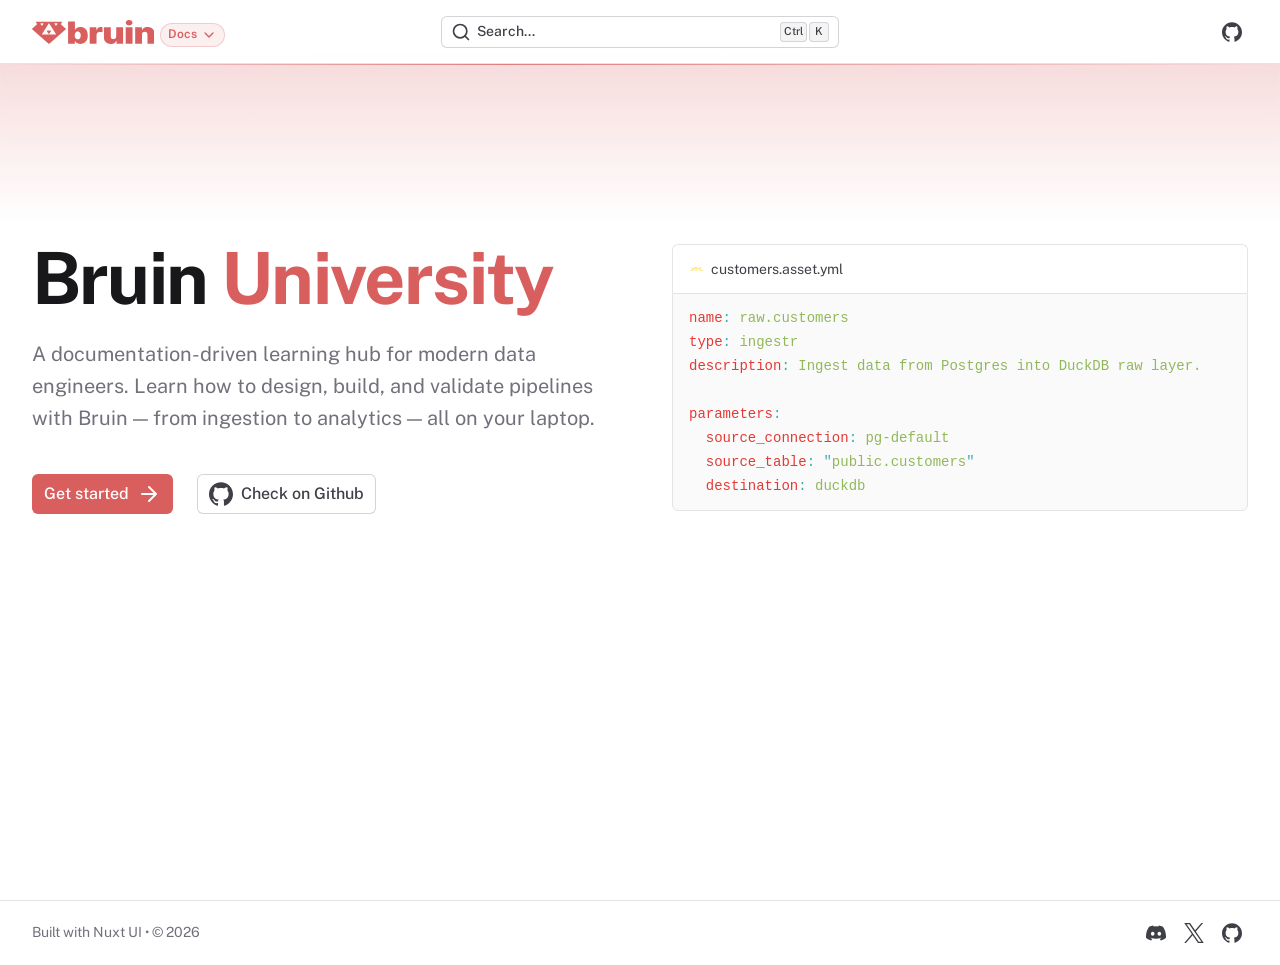
<file: index.html>
<!DOCTYPE html><html  lang="en"><head><meta charset="utf-8"><meta name="viewport" content="width=device-width, initial-scale=1"><style id="nuxt-ui-colors">@layer base {
  :root {
  --ui-color-primary-50: var(--color-green-50, oklch(98.2% 0.018 155.826));
  --ui-color-primary-100: var(--color-green-100, oklch(96.2% 0.044 156.743));
  --ui-color-primary-200: var(--color-green-200, oklch(92.5% 0.084 155.995));
  --ui-color-primary-300: var(--color-green-300, oklch(87.1% 0.15 154.449));
  --ui-color-primary-400: var(--color-green-400, oklch(79.2% 0.209 151.711));
  --ui-color-primary-500: var(--color-green-500, oklch(72.3% 0.219 149.579));
  --ui-color-primary-600: var(--color-green-600, oklch(62.7% 0.194 149.214));
  --ui-color-primary-700: var(--color-green-700, oklch(52.7% 0.154 150.069));
  --ui-color-primary-800: var(--color-green-800, oklch(44.8% 0.119 151.328));
  --ui-color-primary-900: var(--color-green-900, oklch(39.3% 0.095 152.535));
  --ui-color-primary-950: var(--color-green-950, oklch(26.6% 0.065 152.934));
  --ui-color-secondary-50: var(--color-blue-50, oklch(97% 0.014 254.604));
  --ui-color-secondary-100: var(--color-blue-100, oklch(93.2% 0.032 255.585));
  --ui-color-secondary-200: var(--color-blue-200, oklch(88.2% 0.059 254.128));
  --ui-color-secondary-300: var(--color-blue-300, oklch(80.9% 0.105 251.813));
  --ui-color-secondary-400: var(--color-blue-400, oklch(70.7% 0.165 254.624));
  --ui-color-secondary-500: var(--color-blue-500, oklch(62.3% 0.214 259.815));
  --ui-color-secondary-600: var(--color-blue-600, oklch(54.6% 0.245 262.881));
  --ui-color-secondary-700: var(--color-blue-700, oklch(48.8% 0.243 264.376));
  --ui-color-secondary-800: var(--color-blue-800, oklch(42.4% 0.199 265.638));
  --ui-color-secondary-900: var(--color-blue-900, oklch(37.9% 0.146 265.522));
  --ui-color-secondary-950: var(--color-blue-950, oklch(28.2% 0.091 267.935));
  --ui-color-success-50: var(--color-green-50, oklch(98.2% 0.018 155.826));
  --ui-color-success-100: var(--color-green-100, oklch(96.2% 0.044 156.743));
  --ui-color-success-200: var(--color-green-200, oklch(92.5% 0.084 155.995));
  --ui-color-success-300: var(--color-green-300, oklch(87.1% 0.15 154.449));
  --ui-color-success-400: var(--color-green-400, oklch(79.2% 0.209 151.711));
  --ui-color-success-500: var(--color-green-500, oklch(72.3% 0.219 149.579));
  --ui-color-success-600: var(--color-green-600, oklch(62.7% 0.194 149.214));
  --ui-color-success-700: var(--color-green-700, oklch(52.7% 0.154 150.069));
  --ui-color-success-800: var(--color-green-800, oklch(44.8% 0.119 151.328));
  --ui-color-success-900: var(--color-green-900, oklch(39.3% 0.095 152.535));
  --ui-color-success-950: var(--color-green-950, oklch(26.6% 0.065 152.934));
  --ui-color-info-50: var(--color-blue-50, oklch(97% 0.014 254.604));
  --ui-color-info-100: var(--color-blue-100, oklch(93.2% 0.032 255.585));
  --ui-color-info-200: var(--color-blue-200, oklch(88.2% 0.059 254.128));
  --ui-color-info-300: var(--color-blue-300, oklch(80.9% 0.105 251.813));
  --ui-color-info-400: var(--color-blue-400, oklch(70.7% 0.165 254.624));
  --ui-color-info-500: var(--color-blue-500, oklch(62.3% 0.214 259.815));
  --ui-color-info-600: var(--color-blue-600, oklch(54.6% 0.245 262.881));
  --ui-color-info-700: var(--color-blue-700, oklch(48.8% 0.243 264.376));
  --ui-color-info-800: var(--color-blue-800, oklch(42.4% 0.199 265.638));
  --ui-color-info-900: var(--color-blue-900, oklch(37.9% 0.146 265.522));
  --ui-color-info-950: var(--color-blue-950, oklch(28.2% 0.091 267.935));
  --ui-color-warning-50: var(--color-yellow-50, oklch(98.7% 0.026 102.212));
  --ui-color-warning-100: var(--color-yellow-100, oklch(97.3% 0.071 103.193));
  --ui-color-warning-200: var(--color-yellow-200, oklch(94.5% 0.129 101.54));
  --ui-color-warning-300: var(--color-yellow-300, oklch(90.5% 0.182 98.111));
  --ui-color-warning-400: var(--color-yellow-400, oklch(85.2% 0.199 91.936));
  --ui-color-warning-500: var(--color-yellow-500, oklch(79.5% 0.184 86.047));
  --ui-color-warning-600: var(--color-yellow-600, oklch(68.1% 0.162 75.834));
  --ui-color-warning-700: var(--color-yellow-700, oklch(55.4% 0.135 66.442));
  --ui-color-warning-800: var(--color-yellow-800, oklch(47.6% 0.114 61.907));
  --ui-color-warning-900: var(--color-yellow-900, oklch(42.1% 0.095 57.708));
  --ui-color-warning-950: var(--color-yellow-950, oklch(28.6% 0.066 53.813));
  --ui-color-error-50: var(--color-red-50, oklch(97.1% 0.013 17.38));
  --ui-color-error-100: var(--color-red-100, oklch(93.6% 0.032 17.717));
  --ui-color-error-200: var(--color-red-200, oklch(88.5% 0.062 18.334));
  --ui-color-error-300: var(--color-red-300, oklch(80.8% 0.114 19.571));
  --ui-color-error-400: var(--color-red-400, oklch(70.4% 0.191 22.216));
  --ui-color-error-500: var(--color-red-500, oklch(63.7% 0.237 25.331));
  --ui-color-error-600: var(--color-red-600, oklch(57.7% 0.245 27.325));
  --ui-color-error-700: var(--color-red-700, oklch(50.5% 0.213 27.518));
  --ui-color-error-800: var(--color-red-800, oklch(44.4% 0.177 26.899));
  --ui-color-error-900: var(--color-red-900, oklch(39.6% 0.141 25.723));
  --ui-color-error-950: var(--color-red-950, oklch(25.8% 0.092 26.042));
  --ui-color-neutral-50: var(--color-zinc-50, oklch(98.5% 0 0));
  --ui-color-neutral-100: var(--color-zinc-100, oklch(96.7% 0.001 286.375));
  --ui-color-neutral-200: var(--color-zinc-200, oklch(92% 0.004 286.32));
  --ui-color-neutral-300: var(--color-zinc-300, oklch(87.1% 0.006 286.286));
  --ui-color-neutral-400: var(--color-zinc-400, oklch(70.5% 0.015 286.067));
  --ui-color-neutral-500: var(--color-zinc-500, oklch(55.2% 0.016 285.938));
  --ui-color-neutral-600: var(--color-zinc-600, oklch(44.2% 0.017 285.786));
  --ui-color-neutral-700: var(--color-zinc-700, oklch(37% 0.013 285.805));
  --ui-color-neutral-800: var(--color-zinc-800, oklch(27.4% 0.006 286.033));
  --ui-color-neutral-900: var(--color-zinc-900, oklch(21% 0.006 285.885));
  --ui-color-neutral-950: var(--color-zinc-950, oklch(14.1% 0.005 285.823));
  }
  :root, .light {
  --ui-primary: var(--ui-color-primary-500);
  --ui-secondary: var(--ui-color-secondary-500);
  --ui-success: var(--ui-color-success-500);
  --ui-info: var(--ui-color-info-500);
  --ui-warning: var(--ui-color-warning-500);
  --ui-error: var(--ui-color-error-500);
  }
  .dark {
  --ui-primary: var(--ui-color-primary-400);
  --ui-secondary: var(--ui-color-secondary-400);
  --ui-success: var(--ui-color-success-400);
  --ui-info: var(--ui-color-info-400);
  --ui-warning: var(--ui-color-warning-400);
  --ui-error: var(--ui-color-error-400);
  }
}</style><script type="importmap">{"imports":{"#entry":"/_nuxt/krPQEBAk.js"}}</script><title>Bruin Tutorials</title><style>/*! tailwindcss v4.1.14 | MIT License | https://tailwindcss.com */.shiki span.line{display:block}.shiki span.line.highlight{background-color:var(--ui-bg-accented);margin:0 -16px;padding:0 16px}@supports (color:color-mix(in lab,red,red)){.shiki span.line.highlight{background-color:color-mix(in oklab,var(--ui-bg-accented)50%,transparent)}}</style><link rel="stylesheet" href="/_nuxt/entry.DhJTFatc.css" crossorigin><style>@layer components {:where(.i-lucide\:arrow-right){display:inline-block;width:1em;height:1em;background-color:currentColor;-webkit-mask-image:var(--svg);mask-image:var(--svg);-webkit-mask-repeat:no-repeat;mask-repeat:no-repeat;-webkit-mask-size:100% 100%;mask-size:100% 100%;--svg:url("data:image/svg+xml,%3Csvg xmlns='http://www.w3.org/2000/svg' viewBox='0 0 24 24' width='24' height='24'%3E%3Cpath fill='none' stroke='black' stroke-linecap='round' stroke-linejoin='round' stroke-width='2' d='M5 12h14m-7-7l7 7l-7 7'/%3E%3C/svg%3E")}:where(.i-lucide\:chevron-down){display:inline-block;width:1em;height:1em;background-color:currentColor;-webkit-mask-image:var(--svg);mask-image:var(--svg);-webkit-mask-repeat:no-repeat;mask-repeat:no-repeat;-webkit-mask-size:100% 100%;mask-size:100% 100%;--svg:url("data:image/svg+xml,%3Csvg xmlns='http://www.w3.org/2000/svg' viewBox='0 0 24 24' width='24' height='24'%3E%3Cpath fill='none' stroke='black' stroke-linecap='round' stroke-linejoin='round' stroke-width='2' d='m6 9l6 6l6-6'/%3E%3C/svg%3E")}:where(.i-lucide\:copy){display:inline-block;width:1em;height:1em;background-color:currentColor;-webkit-mask-image:var(--svg);mask-image:var(--svg);-webkit-mask-repeat:no-repeat;mask-repeat:no-repeat;-webkit-mask-size:100% 100%;mask-size:100% 100%;--svg:url("data:image/svg+xml,%3Csvg xmlns='http://www.w3.org/2000/svg' viewBox='0 0 24 24' width='24' height='24'%3E%3Cg fill='none' stroke='black' stroke-linecap='round' stroke-linejoin='round' stroke-width='2'%3E%3Crect width='14' height='14' x='8' y='8' rx='2' ry='2'/%3E%3Cpath d='M4 16c-1.1 0-2-.9-2-2V4c0-1.1.9-2 2-2h10c1.1 0 2 .9 2 2'/%3E%3C/g%3E%3C/svg%3E")}:where(.i-lucide\:menu){display:inline-block;width:1em;height:1em;background-color:currentColor;-webkit-mask-image:var(--svg);mask-image:var(--svg);-webkit-mask-repeat:no-repeat;mask-repeat:no-repeat;-webkit-mask-size:100% 100%;mask-size:100% 100%;--svg:url("data:image/svg+xml,%3Csvg xmlns='http://www.w3.org/2000/svg' viewBox='0 0 24 24' width='24' height='24'%3E%3Cpath fill='none' stroke='black' stroke-linecap='round' stroke-linejoin='round' stroke-width='2' d='M4 5h16M4 12h16M4 19h16'/%3E%3C/svg%3E")}:where(.i-lucide\:search){display:inline-block;width:1em;height:1em;background-color:currentColor;-webkit-mask-image:var(--svg);mask-image:var(--svg);-webkit-mask-repeat:no-repeat;mask-repeat:no-repeat;-webkit-mask-size:100% 100%;mask-size:100% 100%;--svg:url("data:image/svg+xml,%3Csvg xmlns='http://www.w3.org/2000/svg' viewBox='0 0 24 24' width='24' height='24'%3E%3Cg fill='none' stroke='black' stroke-linecap='round' stroke-linejoin='round' stroke-width='2'%3E%3Cpath d='m21 21l-4.34-4.34'/%3E%3Ccircle cx='11' cy='11' r='8'/%3E%3C/g%3E%3C/svg%3E")}:where(.i-simple-icons\:discord){display:inline-block;width:1em;height:1em;background-color:currentColor;-webkit-mask-image:var(--svg);mask-image:var(--svg);-webkit-mask-repeat:no-repeat;mask-repeat:no-repeat;-webkit-mask-size:100% 100%;mask-size:100% 100%;--svg:url("data:image/svg+xml,%3Csvg xmlns='http://www.w3.org/2000/svg' viewBox='0 0 24 24' width='24' height='24'%3E%3Cpath fill='black' d='M20.317 4.37a19.8 19.8 0 0 0-4.885-1.515a.074.074 0 0 0-.079.037c-.21.375-.444.864-.608 1.25a18.3 18.3 0 0 0-5.487 0a13 13 0 0 0-.617-1.25a.08.08 0 0 0-.079-.037A19.7 19.7 0 0 0 3.677 4.37a.1.1 0 0 0-.032.027C.533 9.046-.32 13.58.099 18.057a.08.08 0 0 0 .031.057a19.9 19.9 0 0 0 5.993 3.03a.08.08 0 0 0 .084-.028a14 14 0 0 0 1.226-1.994a.076.076 0 0 0-.041-.106a13 13 0 0 1-1.872-.892a.077.077 0 0 1-.008-.128a10 10 0 0 0 .372-.292a.07.07 0 0 1 .077-.01c3.928 1.793 8.18 1.793 12.062 0a.07.07 0 0 1 .078.01q.181.149.373.292a.077.077 0 0 1-.006.127a12.3 12.3 0 0 1-1.873.892a.077.077 0 0 0-.041.107c.36.698.772 1.362 1.225 1.993a.08.08 0 0 0 .084.028a19.8 19.8 0 0 0 6.002-3.03a.08.08 0 0 0 .032-.054c.5-5.177-.838-9.674-3.549-13.66a.06.06 0 0 0-.031-.03M8.02 15.33c-1.182 0-2.157-1.085-2.157-2.419c0-1.333.956-2.419 2.157-2.419c1.21 0 2.176 1.096 2.157 2.42c0 1.333-.956 2.418-2.157 2.418m7.975 0c-1.183 0-2.157-1.085-2.157-2.419c0-1.333.955-2.419 2.157-2.419c1.21 0 2.176 1.096 2.157 2.42c0 1.333-.946 2.418-2.157 2.418'/%3E%3C/svg%3E")}:where(.i-simple-icons\:github){display:inline-block;width:1em;height:1em;background-color:currentColor;-webkit-mask-image:var(--svg);mask-image:var(--svg);-webkit-mask-repeat:no-repeat;mask-repeat:no-repeat;-webkit-mask-size:100% 100%;mask-size:100% 100%;--svg:url("data:image/svg+xml,%3Csvg xmlns='http://www.w3.org/2000/svg' viewBox='0 0 24 24' width='24' height='24'%3E%3Cpath fill='black' d='M12 .297c-6.63 0-12 5.373-12 12c0 5.303 3.438 9.8 8.205 11.385c.6.113.82-.258.82-.577c0-.285-.01-1.04-.015-2.04c-3.338.724-4.042-1.61-4.042-1.61C4.422 18.07 3.633 17.7 3.633 17.7c-1.087-.744.084-.729.084-.729c1.205.084 1.838 1.236 1.838 1.236c1.07 1.835 2.809 1.305 3.495.998c.108-.776.417-1.305.76-1.605c-2.665-.3-5.466-1.332-5.466-5.93c0-1.31.465-2.38 1.235-3.22c-.135-.303-.54-1.523.105-3.176c0 0 1.005-.322 3.3 1.23c.96-.267 1.98-.399 3-.405c1.02.006 2.04.138 3 .405c2.28-1.552 3.285-1.23 3.285-1.23c.645 1.653.24 2.873.12 3.176c.765.84 1.23 1.91 1.23 3.22c0 4.61-2.805 5.625-5.475 5.92c.42.36.81 1.096.81 2.22c0 1.606-.015 2.896-.015 3.286c0 .315.21.69.825.57C20.565 22.092 24 17.592 24 12.297c0-6.627-5.373-12-12-12'/%3E%3C/svg%3E")}:where(.i-simple-icons\:x){display:inline-block;width:1em;height:1em;background-color:currentColor;-webkit-mask-image:var(--svg);mask-image:var(--svg);-webkit-mask-repeat:no-repeat;mask-repeat:no-repeat;-webkit-mask-size:100% 100%;mask-size:100% 100%;--svg:url("data:image/svg+xml,%3Csvg xmlns='http://www.w3.org/2000/svg' viewBox='0 0 24 24' width='24' height='24'%3E%3Cpath fill='black' d='M14.234 10.162L22.977 0h-2.072l-7.591 8.824L7.251 0H.258l9.168 13.343L.258 24H2.33l8.016-9.318L16.749 24h6.993zm-2.837 3.299l-.929-1.329L3.076 1.56h3.182l5.965 8.532l.929 1.329l7.754 11.09h-3.182z'/%3E%3C/svg%3E")}:where(.i-vscode-icons\:file-type-yaml){display:inline-block;width:1em;height:1em;background-repeat:no-repeat;background-size:100% 100%;background-image:url("data:image/svg+xml,%3Csvg xmlns='http://www.w3.org/2000/svg' viewBox='0 0 32 32' width='32' height='32'%3E%3Cpath fill='%23ffe885' d='M2 12.218c.755 0 1.51-.008 2.264 0l.053.038l2.761 2.758c.891-.906 1.8-1.794 2.7-2.7c.053-.052.11-.113.192-.1h1.823a1.4 1.4 0 0 1 .353.019c-.7.67-1.377 1.369-2.069 2.05L5.545 18.8c-.331.324-.648.663-.989.975c-.754.022-1.511.007-2.266.007c1.223-1.209 2.431-2.433 3.658-3.637c-1.321-1.304-2.63-2.62-3.948-3.927m10.7 0h1.839v7.566c-.611 0-1.222.012-1.832-.008v-4.994c-1.6 1.607-3.209 3.2-4.811 4.8c-.089.08-.166.217-.305.194c-.824-.006-1.649 0-2.474 0Q8.916 16 12.7 12.218m2.258.002c.47-.009.939 0 1.409 0c.836.853 1.69 1.689 2.536 2.532q1.268-1.267 2.539-2.532h1.4q-.008 3.784 0 7.567c-.471 0-.943.006-1.414 0q.008-2.387 0-4.773c-.844.843-1.676 1.7-2.526 2.536c-.856-.835-1.687-1.695-2.532-2.541c0 1.594-.006 3.188.006 4.781c-.472 0-.943.005-1.415 0q-.003-3.79-.003-7.57m8.301-.003c.472 0 .944-.007 1.416 0q-.007 3.083 0 6.166h3.782c.063.006.144-.012.191.045c.448.454.907.9 1.353 1.354q-3.371.007-6.741 0q.007-3.782-.001-7.565'/%3E%3C/svg%3E")}}</style><link rel="preload" as="fetch" crossorigin="anonymous" href="/_payload.json?005c2f49-71f6-4db7-9ce9-af20ab351679"><link rel="modulepreload" as="script" crossorigin href="/_nuxt/krPQEBAk.js"><link rel="modulepreload" as="script" crossorigin href="/_nuxt/BwS7HeH3.js"><link rel="modulepreload" as="script" crossorigin href="/_nuxt/p1xcoZdF.js"><link rel="modulepreload" as="script" crossorigin href="/_nuxt/BN_7HF1G.js"><link rel="modulepreload" as="script" crossorigin href="/_nuxt/CzgjxMZR.js"><link rel="modulepreload" as="script" crossorigin href="/_nuxt/DWx6JHBB.js"><link rel="modulepreload" as="script" crossorigin href="/_nuxt/9toAk5aT.js"><link rel="modulepreload" as="script" crossorigin href="/_nuxt/Du62FfiF.js"><link rel="preload" as="fetch" fetchpriority="low" crossorigin="anonymous" href="/_nuxt/builds/meta/005c2f49-71f6-4db7-9ce9-af20ab351679.json"><link rel="prefetch" as="style" crossorigin href="/_nuxt/index.C1qFlIse.css"><link rel="prefetch" as="script" crossorigin href="/_nuxt/CvgV3k72.js"><link rel="prefetch" as="script" crossorigin href="/_nuxt/81TucBUT.js"><link rel="prefetch" as="script" crossorigin href="/_nuxt/DT-U_-VL.js"><link rel="prefetch" as="script" crossorigin href="/_nuxt/C_gTWtfU.js"><link rel="prefetch" as="script" crossorigin href="/_nuxt/N26Zuyju.js"><link rel="prefetch" as="script" crossorigin href="/_nuxt/lDCt5PN4.js"><link rel="icon" href="/favicon.ico"><meta property="og:site_name" content="Nuxt Docs Template"><meta name="twitter:card" content="summary_large_image"><meta property="og:title" content="Bruin Tutorials"><meta name="description" content="Create stunning, fast and SEO-optimized documentation sites with Nuxt UI."><meta property="og:description" content="Create stunning, fast and SEO-optimized documentation sites with Nuxt UI."><meta property="og:image" content="https://ui.nuxt.com/assets/templates/nuxt/docs-light.png"><meta name="twitter:image" content="https://ui.nuxt.com/assets/templates/nuxt/docs-light.png"><script type="module" src="/_nuxt/krPQEBAk.js" crossorigin></script><script>"use strict";(()=>{const t=window,e=document.documentElement,c=["dark","light"],n=getStorageValue("localStorage","nuxt-color-mode")||"system";let i=n==="system"?u():n;const r=e.getAttribute("data-color-mode-forced");r&&(i=r),l(i),t["__NUXT_COLOR_MODE__"]={preference:n,value:i,getColorScheme:u,addColorScheme:l,removeColorScheme:d};function l(o){const s=""+o+"",a="";e.classList?e.classList.add(s):e.className+=" "+s,a&&e.setAttribute("data-"+a,o)}function d(o){const s=""+o+"",a="";e.classList?e.classList.remove(s):e.className=e.className.replace(new RegExp(s,"g"),""),a&&e.removeAttribute("data-"+a)}function f(o){return t.matchMedia("(prefers-color-scheme"+o+")")}function u(){if(t.matchMedia&&f("").media!=="not all"){for(const o of c)if(f(":"+o).matches)return o}return"light"}})();function getStorageValue(t,e){switch(t){case"localStorage":return window.localStorage.getItem(e);case"sessionStorage":return window.sessionStorage.getItem(e);case"cookie":return getCookie(e);default:return null}}function getCookie(t){const c=("; "+window.document.cookie).split("; "+t+"=");if(c.length===2)return c.pop()?.split(";").shift()}</script></head><body><div id="__nuxt" class="isolate"><!--[--><!--[--><!--[--><!--[--><!--[--><div class="nuxt-loading-indicator" style="position:fixed;top:0;right:0;left:0;pointer-events:none;width:auto;height:3px;opacity:0;background:repeating-linear-gradient(to right,#00dc82 0%,#34cdfe 50%,#0047e1 100%);background-size:0% auto;transform:scaleX(0%);transform-origin:left;transition:transform 0.1s, height 0.4s, opacity 0.4s;z-index:999999;"></div><!--[--><!----><!----><!----><header class="bg-default/75 backdrop-blur border-b border-default h-(--ui-header-height) sticky top-0 z-50"><!--[--><!--]--><div class="w-full max-w-(--ui-container) mx-auto px-4 sm:px-6 lg:px-8 flex items-center justify-between gap-3 h-full"><!--[--><div class="lg:flex-1 flex items-center gap-1.5"><!----><!--[--><a aria-current="page" href="/" class="router-link-active router-link-exact-active"><svg width="1020" height="200" viewbox="0 0 1020 200" fill="none" xmlns="http://www.w3.org/2000/svg" class="w-auto h-6 shrink-0"><g clip-path="url(#clip0_5_57)"><path opacity="0.995" fill-rule="evenodd" clip-rule="evenodd" d="M807.983 -0.133179C808.797 -0.133179 809.608 -0.133179 810.422 -0.133179C821.896 0.525311 830.279 5.31891 835.571 14.2476C839.927 26.1776 836.117 35.543 824.139 42.3435C813.763 46.9307 803.499 46.7531 793.35 41.8109C782.004 34.801 778.602 25.5245 783.138 13.9813C788.409 5.2215 796.691 0.516664 807.983 -0.133179Z" fill="#D95E5E"></path><path opacity="0.995" fill-rule="evenodd" clip-rule="evenodd" d="M33.0751 13.715C105.323 13.6706 177.57 13.715 249.818 13.8482C250.65 13.9542 251.209 14.3537 251.494 15.0466C251.697 15.8455 251.697 16.6444 251.494 17.4434C247.836 22.9472 244.178 28.4508 240.52 33.9547C240.158 34.3659 240.056 34.8098 240.215 35.2863C254.238 47.5366 268.26 59.7869 282.283 72.0373C282.949 73.6737 282.848 75.2716 281.978 76.8309C236.265 116.767 190.386 156.847 144.342 197.071C142.412 197.958 140.481 197.958 138.55 197.071C92.5068 156.847 46.6281 116.767 0.914358 76.8309C0.0234514 75.2796 -0.0781624 73.6817 0.609516 72.0373C14.6322 59.7869 28.6549 47.5366 42.6777 35.2863C42.756 34.6159 42.5527 33.9946 42.068 33.4221C38.5157 28.1044 34.9591 22.7782 31.3985 17.4434C30.8772 15.7859 31.436 14.5431 33.0751 13.715Z" fill="#D95F5F"></path><path opacity="0.998" fill-rule="evenodd" clip-rule="evenodd" d="M300.726 13.4487C319.727 13.4487 338.731 13.4487 357.731 13.4487C357.631 36.8849 357.731 60.3204 358.036 83.755C367.776 64.935 384.542 56.3686 408.335 58.0559C429.324 60.3358 444.718 69.6122 454.519 85.8855C459.948 95.2644 463.097 105.207 463.969 115.712C465.325 128.039 464.716 140.289 462.14 152.463C459.094 166.357 451.726 178.119 440.039 187.75C425.132 198.151 408.262 201.702 389.435 198.402C374.772 195.173 364.459 187.494 358.494 175.366C358.079 175.132 357.622 175.043 357.122 175.1C357.122 182.645 357.122 190.191 357.122 197.736C338.322 197.736 319.526 197.736 300.726 197.736C300.726 136.307 300.726 74.878 300.726 13.4487ZM379.375 96.0053C390.41 95.923 397.98 100.362 402.086 109.321C407.149 122.279 407.149 135.24 402.086 148.202C395.596 160.42 385.179 164.015 370.84 158.988C364.517 155.276 360.402 150.172 358.494 143.675C355.899 134.358 355.695 125.038 357.884 115.712C359.472 108.712 363.487 103.075 369.925 98.8016C372.876 97.2498 376.028 96.3177 379.375 96.0053Z" fill="#D95E5E"></path><path fill-rule="evenodd" clip-rule="evenodd" d="M73.6191 27.5632C79.6151 27.5187 85.6104 27.5632 91.6048 27.6963C94.3959 28.5342 95.3614 30.1765 94.5008 32.6231C91.9605 36.5291 89.42 40.4348 86.8797 44.3408C85.6985 46.3733 83.8185 47.1278 81.2402 46.6045C80.5973 46.3006 80.0385 45.9011 79.5635 45.4061C76.6413 41.0995 73.7959 36.7499 71.028 32.3568C70.8247 31.5579 70.8247 30.7589 71.028 29.96C71.748 29.0207 72.6119 28.2218 73.6191 27.5632Z" fill="#FEFCFC"></path><path fill-rule="evenodd" clip-rule="evenodd" d="M140.685 27.5633C142.205 27.5148 143.17 28.1361 143.581 29.4275C162.512 59.2214 181.362 89.0483 200.129 118.908C200.014 119.41 199.709 119.809 199.214 120.107C160.703 120.284 122.191 120.284 83.6791 120.107C82.8905 119.7 82.6366 119.123 82.917 118.376C102.013 88.0288 121.269 57.758 140.685 27.5633Z" fill="#FEFEFE"></path><path fill-rule="evenodd" clip-rule="evenodd" d="M190.983 27.5632C196.877 27.5187 202.771 27.5632 208.664 27.6963C211.365 28.3733 212.432 29.9267 211.865 32.3568C208.887 36.9978 205.788 41.5696 202.567 46.0718C200.273 47.1914 198.292 46.8806 196.623 45.1398C193.619 40.7789 190.773 36.3403 188.087 31.8242C187.88 29.789 188.845 28.3685 190.983 27.5632Z" fill="#FEFCFC"></path><path opacity="0.998" fill-rule="evenodd" clip-rule="evenodd" d="M568.987 57.9227C575.392 57.4841 581.641 58.1057 587.735 59.7869C587.887 73.9012 587.939 88.0157 587.887 102.13C578.339 99.8836 568.685 99.3954 558.927 100.666C548.602 103.294 541.947 109.108 538.96 118.109C538.497 119.774 538.192 121.461 538.045 123.169C537.893 148.025 537.841 172.88 537.893 197.736C518.892 197.736 499.888 197.736 480.888 197.736C480.888 151.664 480.888 105.592 480.888 59.5206C499.279 59.4761 517.673 59.5206 536.064 59.6537C536.369 68.3781 536.469 77.1219 536.369 85.8854C536.869 85.9424 537.326 85.8535 537.741 85.6191C539.78 77.3046 544.301 70.2474 551.306 64.4474C556.549 60.8948 562.442 58.7201 568.987 57.9227Z" fill="#D85E5E"></path><path opacity="0.997" fill-rule="evenodd" clip-rule="evenodd" d="M958.27 57.9227C970.756 56.9525 982.44 59.1272 993.326 64.4473C1006.64 72.1983 1014.81 82.984 1017.87 96.8042C1018.47 99.5339 1018.88 102.286 1019.09 105.06C1019.24 135.952 1019.29 166.844 1019.24 197.736C1000.24 197.736 981.233 197.736 962.232 197.736C962.376 170.302 962.223 142.872 961.775 115.446C959.797 104.485 952.481 98.8031 939.827 98.4021C927.895 98.5975 920.475 103.746 917.573 113.848C917.287 115.527 917.082 117.214 916.963 118.908C916.811 145.184 916.759 171.46 916.811 197.736C897.81 197.736 878.806 197.736 859.806 197.736C859.806 151.664 859.806 105.592 859.806 59.5206C878.605 59.5206 897.402 59.5206 916.201 59.5206C916.201 68.3089 916.201 77.0971 916.201 85.8854C916.607 85.8854 917.015 85.8854 917.421 85.8854C923.042 71.3435 934.422 62.3334 951.563 58.8548C953.837 58.5086 956.072 58.1978 958.27 57.9227Z" fill="#D95E5E"></path><path opacity="0.998" fill-rule="evenodd" clip-rule="evenodd" d="M599.471 59.5206C618.576 59.5206 637.677 59.5206 656.782 59.5206C656.635 87.4008 656.788 115.275 657.239 143.142C659.476 153.441 666.588 158.768 678.578 159.121C690.448 159.093 697.966 154.122 701.136 144.208C701.368 143.058 701.572 141.904 701.746 140.746C701.898 113.671 701.95 86.5957 701.898 59.5206C721.002 59.5206 740.104 59.5206 759.208 59.5206C759.208 105.593 759.208 151.664 759.208 197.736C741.018 197.736 722.832 197.736 704.642 197.736C704.642 189.037 704.642 180.337 704.642 171.638C704.142 171.581 703.684 171.67 703.27 171.904C696.234 187.701 683.074 196.8 663.793 199.201C651.209 200.624 639.217 198.937 627.822 194.141C610.912 185.162 601.614 171.98 599.929 154.594C599.483 122.906 599.331 91.2146 599.471 59.5206Z" fill="#D95E5E"></path><path opacity="0.997" fill-rule="evenodd" clip-rule="evenodd" d="M780.852 59.5206C799.852 59.5206 818.856 59.5206 837.857 59.5206C837.857 105.593 837.857 151.664 837.857 197.736C818.856 197.736 799.852 197.736 780.852 197.736C780.852 151.664 780.852 105.593 780.852 59.5206Z" fill="#D85E5E"></path><path fill-rule="evenodd" clip-rule="evenodd" d="M128.186 87.217C136.925 87.1725 145.664 87.217 154.402 87.3502C158.099 88.7081 159.268 91.0607 157.908 94.4074C153.892 100.179 150.031 106.038 146.324 111.984C144.545 113.922 142.258 114.588 139.465 113.981C138.324 113.518 137.359 112.853 136.569 111.984C132.441 105.836 128.478 99.6223 124.68 93.3422C124.067 90.5067 125.236 88.4649 128.186 87.217Z" fill="#D95F5F"></path></g><defs><clipPath id="clip0_5_57"><rect width="1020" height="200" fill="white"></rect></clipPath></defs></svg></a><!--[--><!--[--><!--[--><!--[--><!--[--><button type="button" id="reka-dropdown-menu-trigger-v-0-0" aria-haspopup="menu" aria-expanded="false" data-state="closed" class="inline-flex items-center disabled:cursor-not-allowed aria-disabled:cursor-not-allowed disabled:opacity-75 aria-disabled:opacity-75 transition-colors px-2 py-1 text-xs gap-1 text-primary ring ring-inset ring-primary/25 bg-primary/10 hover:bg-primary/15 active:bg-primary/15 disabled:bg-primary/10 aria-disabled:bg-primary/10 focus:outline-none focus-visible:ring-2 focus-visible:ring-primary -mb-[6px] font-semibold rounded-full truncate"><!--[--><!--[--><!----><!--]--><!--[--><span class="truncate">Docs</span><!--]--><!--[--><span class="iconify i-lucide:chevron-down shrink-0 size-4 transition-transform duration-200" aria-hidden="true" style=""></span><!--]--><!--]--></button><!--]--><!--]--><!--[--><!----><!--v-if--><!--]--><!--]--><!--]--><!--]--><!--]--></div><div class="hidden lg:flex flex-1"><!--[--><!--[--><!----><!--[--><!--[--><button type="button" class="rounded-md font-medium inline-flex items-center disabled:cursor-not-allowed aria-disabled:cursor-not-allowed disabled:opacity-75 aria-disabled:opacity-75 transition-colors px-2.5 py-1.5 text-sm gap-1.5 ring ring-inset ring-accented text-default bg-default hover:bg-elevated active:bg-elevated disabled:bg-default aria-disabled:bg-default focus:outline-none focus-visible:ring-2 focus-visible:ring-inverted w-full"><!--[--><!--[--><span class="iconify i-lucide:search shrink-0 size-5" aria-hidden="true" style=""></span><!--]--><!--[--><span class="truncate">Search…</span><!--]--><!--[--><div class="hidden lg:flex items-center gap-0.5 ms-auto"><!--[--><!--[--><kbd class="inline-flex items-center justify-center px-1 rounded-sm font-medium font-sans h-5 min-w-[20px] text-[11px] ring ring-inset ring-accented text-default bg-elevated"><!--[--> <!--]--></kbd><kbd class="inline-flex items-center justify-center px-1 rounded-sm font-medium font-sans h-5 min-w-[20px] text-[11px] ring ring-inset ring-accented text-default bg-elevated"><!--[-->K<!--]--></kbd><!--]--><!--]--></div><!--]--><!--]--></button><!--]--><!--]--><!--]--><!--]--></div><div class="flex items-center justify-end lg:flex-1 gap-1.5"><!--[--><!--[--><!----><!--[--><!--[--><button type="button" aria-label="Search…" class="rounded-md font-medium inline-flex items-center disabled:cursor-not-allowed aria-disabled:cursor-not-allowed disabled:opacity-75 aria-disabled:opacity-75 transition-colors text-sm gap-1.5 text-default hover:bg-elevated active:bg-elevated focus:outline-none focus-visible:bg-elevated hover:disabled:bg-transparent dark:hover:disabled:bg-transparent hover:aria-disabled:bg-transparent dark:hover:aria-disabled:bg-transparent p-1.5 lg:hidden"><!--[--><!--[--><span class="iconify i-lucide:search shrink-0 size-5" aria-hidden="true" style=""></span><!--]--><!--[--><!----><!--]--><!--[--><!----><!--]--><!--]--></button><!--]--><!--]--><!--]--><!--[--><!--[--><div class="size-8"></div><!--]--><!--]--><!--[--><!--[--><!--[--><a href="https://github.com/nuxt-ui-templates/docs" rel="noopener noreferrer" target="_blank" aria-label="GitHub" class="rounded-md font-medium inline-flex items-center disabled:cursor-not-allowed aria-disabled:cursor-not-allowed disabled:opacity-75 aria-disabled:opacity-75 transition-colors text-sm gap-1.5 text-default hover:bg-elevated active:bg-elevated focus:outline-none focus-visible:bg-elevated hover:disabled:bg-transparent dark:hover:disabled:bg-transparent hover:aria-disabled:bg-transparent dark:hover:aria-disabled:bg-transparent p-1.5"><!--[--><!--[--><span class="iconify i-simple-icons:github shrink-0 size-5" aria-hidden="true" style=""></span><!--]--><!--[--><!----><!--]--><!--[--><!----><!--]--><!--]--></a><!--]--><!--]--><!--]--><!--]--><!--[--><!--[--><!--[--><button type="button" aria-label="Open menu" class="rounded-md font-medium inline-flex items-center disabled:cursor-not-allowed aria-disabled:cursor-not-allowed disabled:opacity-75 aria-disabled:opacity-75 transition-colors text-sm gap-1.5 text-default hover:bg-elevated active:bg-elevated focus:outline-none focus-visible:bg-elevated hover:disabled:bg-transparent dark:hover:disabled:bg-transparent hover:aria-disabled:bg-transparent dark:hover:aria-disabled:bg-transparent p-1.5 lg:hidden -me-1.5"><!--[--><!--[--><span class="iconify i-lucide:menu shrink-0 size-5" aria-hidden="true" style=""></span><!--]--><!--[--><!----><!--]--><!--[--><!----><!--]--><!--]--></button><!--]--><!--]--><!--]--></div><!--]--></div><!--[--><!--]--></header><!--[--><!----><!--v-if--><!--]--><!--]--><main class="min-h-[calc(100vh-var(--ui-header-height))]"><!--[--><!--[--><div><div data-orientation="horizontal" class="relative isolate dark:bg-gradient-to-b from-neutral-900 to-neutral-950"><!--[--><div class="absolute w-full -top-px transition-all text-primary shrink-0 opacity-0 duration-1000"><svg viewBox="0 0 1440 181" fill="none" xmlns="http://www.w3.org/2000/svg" class="pointer-events-none"><mask id="path-1-inside-1_414_5526" fill="white"><path d="M0 0H1440V181H0V0Z"></path></mask><path d="M0 0H1440V181H0V0Z" fill="url(#paint0_linear_414_5526)" fill-opacity="0.22"></path><path d="M0 2H1440V-2H0V2Z" fill="url(#paint1_linear_414_5526)" mask="url(#path-1-inside-1_414_5526)"></path><defs><linearGradient id="paint0_linear_414_5526" x1="720" y1="0" x2="720" y2="181" gradientUnits="userSpaceOnUse"><stop stop-color="currentColor"></stop><stop offset="1" stop-color="currentColor" stop-opacity="0"></stop></linearGradient><linearGradient id="paint1_linear_414_5526" x1="0" y1="90.5" x2="1440" y2="90.5" gradientUnits="userSpaceOnUse"><stop stop-color="currentColor" stop-opacity="0"></stop><stop offset="0.395" stop-color="currentColor"></stop><stop offset="1" stop-color="currentColor" stop-opacity="0"></stop></linearGradient></defs></svg></div><!--]--><div class="w-full max-w-(--ui-container) mx-auto px-4 sm:px-6 lg:px-8 flex flex-col lg:grid py-24 sm:py-32 lg:py-40 gap-16 sm:gap-y-24 lg:grid-cols-2 lg:items-center"><!--[--><div class=""><div class=""><!--[--><!----><h1 class="text-5xl sm:text-7xl text-pretty tracking-tight font-bold text-highlighted"><!--[--><p>Bruin <span class="text-primary">University</span></p><!--]--></h1><div class="text-lg sm:text-xl/8 text-muted text-pretty mt-6"><!--[--><p>A documentation-driven learning hub for modern data engineers. Learn how to design, build, and validate pipelines with Bruin — from ingestion to analytics — all on your laptop.</p><!--]--></div><!--]--></div><!----><div class="mt-10"><!--[--><div class="flex flex-wrap gap-x-6 gap-y-3"><!--[--><!--[--><a href="/getting-started" class="rounded-md font-medium inline-flex items-center disabled:cursor-not-allowed aria-disabled:cursor-not-allowed disabled:opacity-75 aria-disabled:opacity-75 transition-colors px-3 py-2 text-base gap-2 text-inverted bg-primary hover:bg-primary/75 active:bg-primary/75 disabled:bg-primary aria-disabled:bg-primary focus-visible:outline-2 focus-visible:outline-offset-2 focus-visible:outline-primary"><!--[--><!--[--><!----><!--]--><!--[--><p>Get started</p><!--]--><!--[--><span class="iconify i-lucide:arrow-right shrink-0 size-6" aria-hidden="true" style=""></span><!--]--><!--]--></a><!--]--><!--[--><!--[--><a href="https://github.com/bruin-data/bruin" rel="noopener noreferrer" target="_blank" class="rounded-md font-medium inline-flex items-center disabled:cursor-not-allowed aria-disabled:cursor-not-allowed disabled:opacity-75 aria-disabled:opacity-75 transition-colors px-3 py-2 text-base gap-2 ring ring-inset ring-accented text-default bg-default hover:bg-elevated active:bg-elevated disabled:bg-default aria-disabled:bg-default focus:outline-none focus-visible:ring-2 focus-visible:ring-inverted"><!--[--><!--[--><span class="iconify i-simple-icons:github shrink-0 size-6" aria-hidden="true" style=""></span><!--]--><!--[--><p>Check on Github</p><!--]--><!--[--><!----><!--]--><!--]--></a><!--]--><!--]--><!--]--></div><!--]--></div></div><!--[--><div class="relative group [&amp;&gt;pre]:rounded-t-none [&amp;&gt;pre]:my-0 my-5"><div class="flex items-center gap-1.5 border border-muted bg-default border-b-0 relative rounded-t-md px-4 py-3"><span class="iconify i-vscode-icons:file-type-yaml size-4 shrink-0" aria-hidden="true" style=""></span><span class="text-default text-sm/6">customers.asset.yml</span></div><!--[--><!--[--><button type="button" aria-label="Copy code to clipboard" tabindex="-1" class="rounded-md font-medium inline-flex items-center disabled:cursor-not-allowed aria-disabled:cursor-not-allowed disabled:opacity-75 aria-disabled:opacity-75 text-xs gap-1.5 ring ring-inset ring-accented text-default bg-default hover:bg-elevated active:bg-elevated disabled:bg-default aria-disabled:bg-default focus:outline-none focus-visible:ring-2 focus-visible:ring-inverted p-1.5 absolute top-[11px] right-[11px] lg:opacity-0 lg:group-hover:opacity-100 transition"><!--[--><!--[--><span class="iconify i-lucide:copy shrink-0 size-4" aria-hidden="true" style=""></span><!--]--><!--[--><!----><!--]--><!--[--><!----><!--]--><!--]--></button><!--]--><!--]--><pre class="group font-mono text-sm/6 border border-muted bg-muted rounded-md px-4 py-3 whitespace-pre-wrap break-words overflow-x-auto focus:outline-none"><!--[--><pre class="language-yaml shiki shiki-themes material-theme-lighter material-theme material-theme-palenight" code="name: raw.customers
type: ingestr
description: Ingest data from Postgres into DuckDB raw layer.

parameters:
  source_connection: pg-default
  source_table: &quot;public.customers&quot;
  destination: duckdb
" filename="orders-performance/assets/ingestion/raw.customers.asset.yml" language="yaml" meta style=""><code><span class="line" line="1"><span class="swJcz">name</span><span class="sMK4o">:</span><span class="sfazB"> raw.customers
</span></span><span class="line" line="2"><span class="swJcz">type</span><span class="sMK4o">:</span><span class="sfazB"> ingestr
</span></span><span class="line" line="3"><span class="swJcz">description</span><span class="sMK4o">:</span><span class="sfazB"> Ingest data from Postgres into DuckDB raw layer.
</span></span><span class="line" line="4"><span emptylineplaceholder="true">
</span></span><span class="line" line="5"><span class="swJcz">parameters</span><span class="sMK4o">:
</span></span><span class="line" line="6"><span class="swJcz">  source_connection</span><span class="sMK4o">:</span><span class="sfazB"> pg-default
</span></span><span class="line" line="7"><span class="swJcz">  source_table</span><span class="sMK4o">:</span><span class="sMK4o"> &quot;</span><span class="sfazB">public.customers</span><span class="sMK4o">&quot;
</span></span><span class="line" line="8"><span class="swJcz">  destination</span><span class="sMK4o">:</span><span class="sfazB"> duckdb
</span></span></code></pre><ProseCodeTreeFromPath expand-all="false" default-value="staging/stg.orders.sql" path="/samples/orders-performance/assets"></ProseCodeTreeFromPath><!--]--></pre></div><!--]--><!--]--></div><!--[--><!--]--></div><style>html pre.shiki code .swJcz, html code.shiki .swJcz{--shiki-light:#E53935;--shiki-default:#F07178;--shiki-dark:#F07178}html pre.shiki code .sMK4o, html code.shiki .sMK4o{--shiki-light:#39ADB5;--shiki-default:#89DDFF;--shiki-dark:#89DDFF}html pre.shiki code .sfazB, html code.shiki .sfazB{--shiki-light:#91B859;--shiki-default:#C3E88D;--shiki-dark:#C3E88D}html .light .shiki span {color: var(--shiki-light);background: var(--shiki-light-bg);font-style: var(--shiki-light-font-style);font-weight: var(--shiki-light-font-weight);text-decoration: var(--shiki-light-text-decoration);}html.light .shiki span {color: var(--shiki-light);background: var(--shiki-light-bg);font-style: var(--shiki-light-font-style);font-weight: var(--shiki-light-font-weight);text-decoration: var(--shiki-light-text-decoration);}html .default .shiki span {color: var(--shiki-default);background: var(--shiki-default-bg);font-style: var(--shiki-default-font-style);font-weight: var(--shiki-default-font-weight);text-decoration: var(--shiki-default-text-decoration);}html .shiki span {color: var(--shiki-default);background: var(--shiki-default-bg);font-style: var(--shiki-default-font-style);font-weight: var(--shiki-default-font-weight);text-decoration: var(--shiki-default-text-decoration);}html .dark .shiki span {color: var(--shiki-dark);background: var(--shiki-dark-bg);font-style: var(--shiki-dark-font-style);font-weight: var(--shiki-dark-font-weight);text-decoration: var(--shiki-dark-text-decoration);}html.dark .shiki span {color: var(--shiki-dark);background: var(--shiki-dark-bg);font-style: var(--shiki-dark-font-style);font-weight: var(--shiki-dark-font-weight);text-decoration: var(--shiki-dark-text-decoration);}</style></div><!--]--><!--]--></main><footer class="border-t border-default"><!----><div class="w-full max-w-(--ui-container) mx-auto px-4 sm:px-6 lg:px-8 py-8 lg:py-4 lg:flex lg:items-center lg:justify-between lg:gap-x-3"><!--[--><div class="lg:flex-1 flex items-center justify-center lg:justify-end gap-x-1.5 lg:order-3"><!--[--><!----><!--[--><!--[--><!--[--><a href="https://go.nuxt.com/discord" rel="noopener noreferrer" target="_blank" aria-label="Nuxt on Discord" class="rounded-md font-medium inline-flex items-center disabled:cursor-not-allowed aria-disabled:cursor-not-allowed disabled:opacity-75 aria-disabled:opacity-75 transition-colors text-sm gap-1.5 text-default hover:bg-elevated active:bg-elevated focus:outline-none focus-visible:bg-elevated hover:disabled:bg-transparent dark:hover:disabled:bg-transparent hover:aria-disabled:bg-transparent dark:hover:aria-disabled:bg-transparent p-1.5"><!--[--><!--[--><span class="iconify i-simple-icons:discord shrink-0 size-5" aria-hidden="true" style=""></span><!--]--><!--[--><!----><!--]--><!--[--><!----><!--]--><!--]--></a><!--]--><!--]--><!--[--><!--[--><a href="https://go.nuxt.com/x" rel="noopener noreferrer" target="_blank" aria-label="Nuxt on X" class="rounded-md font-medium inline-flex items-center disabled:cursor-not-allowed aria-disabled:cursor-not-allowed disabled:opacity-75 aria-disabled:opacity-75 transition-colors text-sm gap-1.5 text-default hover:bg-elevated active:bg-elevated focus:outline-none focus-visible:bg-elevated hover:disabled:bg-transparent dark:hover:disabled:bg-transparent hover:aria-disabled:bg-transparent dark:hover:aria-disabled:bg-transparent p-1.5"><!--[--><!--[--><span class="iconify i-simple-icons:x shrink-0 size-5" aria-hidden="true" style=""></span><!--]--><!--[--><!----><!--]--><!--[--><!----><!--]--><!--]--></a><!--]--><!--]--><!--[--><!--[--><a href="https://github.com/nuxt/ui" rel="noopener noreferrer" target="_blank" aria-label="Nuxt UI on GitHub" class="rounded-md font-medium inline-flex items-center disabled:cursor-not-allowed aria-disabled:cursor-not-allowed disabled:opacity-75 aria-disabled:opacity-75 transition-colors text-sm gap-1.5 text-default hover:bg-elevated active:bg-elevated focus:outline-none focus-visible:bg-elevated hover:disabled:bg-transparent dark:hover:disabled:bg-transparent hover:aria-disabled:bg-transparent dark:hover:aria-disabled:bg-transparent p-1.5"><!--[--><!--[--><span class="iconify i-simple-icons:github shrink-0 size-5" aria-hidden="true" style=""></span><!--]--><!--[--><!----><!--]--><!--[--><!----><!--]--><!--]--></a><!--]--><!--]--><!--]--><!--]--></div><div class="mt-3 lg:mt-0 lg:order-2 flex items-center justify-center"><!--[--><!--]--></div><div class="flex items-center justify-center lg:justify-start lg:flex-1 gap-x-1.5 mt-3 lg:mt-0 lg:order-1 text-sm text-muted"><!--[-->Built with Nuxt UI • © 2025<!--]--></div><!--]--></div><!----></footer><span></span><!--]--><!--]--><!--[--><!--]--><!--v-if--><!--]--><!--[--><!--]--><!--]--><!--]--></div><div id="teleports"></div><script type="application/json" data-nuxt-data="nuxt-app" data-ssr="true" id="__NUXT_DATA__" data-src="/_payload.json?005c2f49-71f6-4db7-9ce9-af20ab351679">[{"state":1,"once":14,"_errors":15,"serverRendered":5,"path":17,"prerenderedAt":18},["Reactive",2],{"$scolor-mode":3,"$stoasts":7,"$ssite-config":8},{"preference":4,"value":4,"unknown":5,"forced":6},"system",true,false,[],{"_priority":9,"env":12,"name":13},{"name":10,"env":11},-10,-15,"production","nuxt-ui-template-docs",["Set"],["ShallowReactive",16],{"navigation":-1,"search":-1,"index":-1},"/",1760922603997]</script><script>window.__NUXT__={};window.__NUXT__.config={public:{content:{wsUrl:""},mdc:{components:{prose:true,map:{accordion:"ProseAccordion","accordion-item":"ProseAccordionItem",badge:"ProseBadge",callout:"ProseCallout",card:"ProseCard","card-group":"ProseCardGroup",caution:"ProseCaution","code-collapse":"ProseCodeCollapse","code-group":"ProseCodeGroup","code-icon":"ProseCodeIcon","code-preview":"ProseCodePreview","code-tree":"ProseCodeTree",collapsible:"ProseCollapsible",field:"ProseField","field-group":"ProseFieldGroup",icon:"ProseIcon",kbd:"ProseKbd",note:"ProseNote",steps:"ProseSteps",tabs:"ProseTabs","tabs-item":"ProseTabsItem",tip:"ProseTip",warning:"ProseWarning"}},headings:{anchorLinks:{h1:false,h2:true,h3:true,h4:true,h5:false,h6:false}}},preview:{api:"https://api.nuxt.studio",iframeMessagingAllowedOrigins:""}},app:{baseURL:"/",buildId:"005c2f49-71f6-4db7-9ce9-af20ab351679",buildAssetsDir:"/_nuxt/",cdnURL:""}}</script></body></html>
</file>
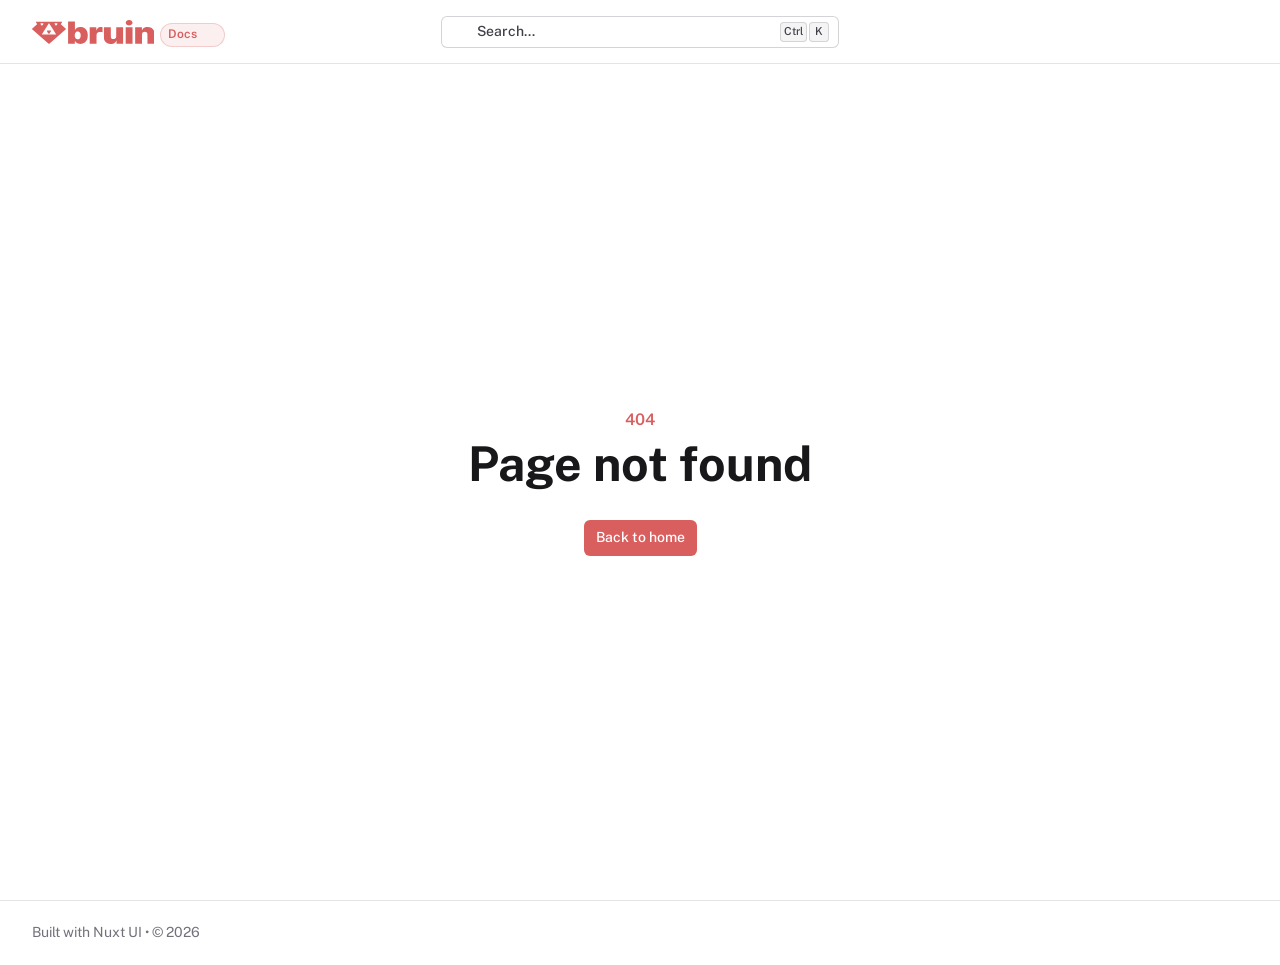
<file: 200.html>
<!DOCTYPE html><html><head><meta charset="utf-8"><meta name="viewport" content="width=device-width, initial-scale=1"><script type="importmap">{"imports":{"#entry":"/_nuxt/krPQEBAk.js"}}</script><link rel="stylesheet" href="/_nuxt/entry.DhJTFatc.css" crossorigin><link rel="modulepreload" as="script" crossorigin href="/_nuxt/krPQEBAk.js"><link rel="prefetch" as="style" crossorigin href="/_nuxt/index.C1qFlIse.css"><link rel="prefetch" as="script" crossorigin href="/_nuxt/CvgV3k72.js"><link rel="prefetch" as="script" crossorigin href="/_nuxt/81TucBUT.js"><link rel="prefetch" as="script" crossorigin href="/_nuxt/DT-U_-VL.js"><link rel="prefetch" as="script" crossorigin href="/_nuxt/C_gTWtfU.js"><link rel="prefetch" as="script" crossorigin href="/_nuxt/N26Zuyju.js"><link rel="prefetch" as="script" crossorigin href="/_nuxt/lDCt5PN4.js"><script type="module" src="/_nuxt/krPQEBAk.js" crossorigin></script><script>"use strict";(()=>{const t=window,e=document.documentElement,c=["dark","light"],n=getStorageValue("localStorage","nuxt-color-mode")||"system";let i=n==="system"?u():n;const r=e.getAttribute("data-color-mode-forced");r&&(i=r),l(i),t["__NUXT_COLOR_MODE__"]={preference:n,value:i,getColorScheme:u,addColorScheme:l,removeColorScheme:d};function l(o){const s=""+o+"",a="";e.classList?e.classList.add(s):e.className+=" "+s,a&&e.setAttribute("data-"+a,o)}function d(o){const s=""+o+"",a="";e.classList?e.classList.remove(s):e.className=e.className.replace(new RegExp(s,"g"),""),a&&e.removeAttribute("data-"+a)}function f(o){return t.matchMedia("(prefers-color-scheme"+o+")")}function u(){if(t.matchMedia&&f("").media!=="not all"){for(const o of c)if(f(":"+o).matches)return o}return"light"}})();function getStorageValue(t,e){switch(t){case"localStorage":return window.localStorage.getItem(e);case"sessionStorage":return window.sessionStorage.getItem(e);case"cookie":return getCookie(e);default:return null}}function getCookie(t){const c=("; "+window.document.cookie).split("; "+t+"=");if(c.length===2)return c.pop()?.split(";").shift()}</script></head><body><div id="__nuxt" class="isolate"></div><div id="teleports"></div><script>window.__NUXT_SITE_CONFIG__={_priority:{name:-10,env:-15},env:"production",name:"nuxt-ui-template-docs"}</script><script type="application/json" data-nuxt-data="nuxt-app" data-ssr="false" id="__NUXT_DATA__">[{"prerenderedAt":1,"serverRendered":2},1760922603997,false]</script><script>window.__NUXT__={};window.__NUXT__.config={public:{content:{wsUrl:""},mdc:{components:{prose:true,map:{accordion:"ProseAccordion","accordion-item":"ProseAccordionItem",badge:"ProseBadge",callout:"ProseCallout",card:"ProseCard","card-group":"ProseCardGroup",caution:"ProseCaution","code-collapse":"ProseCodeCollapse","code-group":"ProseCodeGroup","code-icon":"ProseCodeIcon","code-preview":"ProseCodePreview","code-tree":"ProseCodeTree",collapsible:"ProseCollapsible",field:"ProseField","field-group":"ProseFieldGroup",icon:"ProseIcon",kbd:"ProseKbd",note:"ProseNote",steps:"ProseSteps",tabs:"ProseTabs","tabs-item":"ProseTabsItem",tip:"ProseTip",warning:"ProseWarning"}},headings:{anchorLinks:{h1:false,h2:true,h3:true,h4:true,h5:false,h6:false}}},preview:{api:"https://api.nuxt.studio",iframeMessagingAllowedOrigins:""}},app:{baseURL:"/",buildId:"005c2f49-71f6-4db7-9ce9-af20ab351679",buildAssetsDir:"/_nuxt/",cdnURL:""}}</script></body></html>
</file>
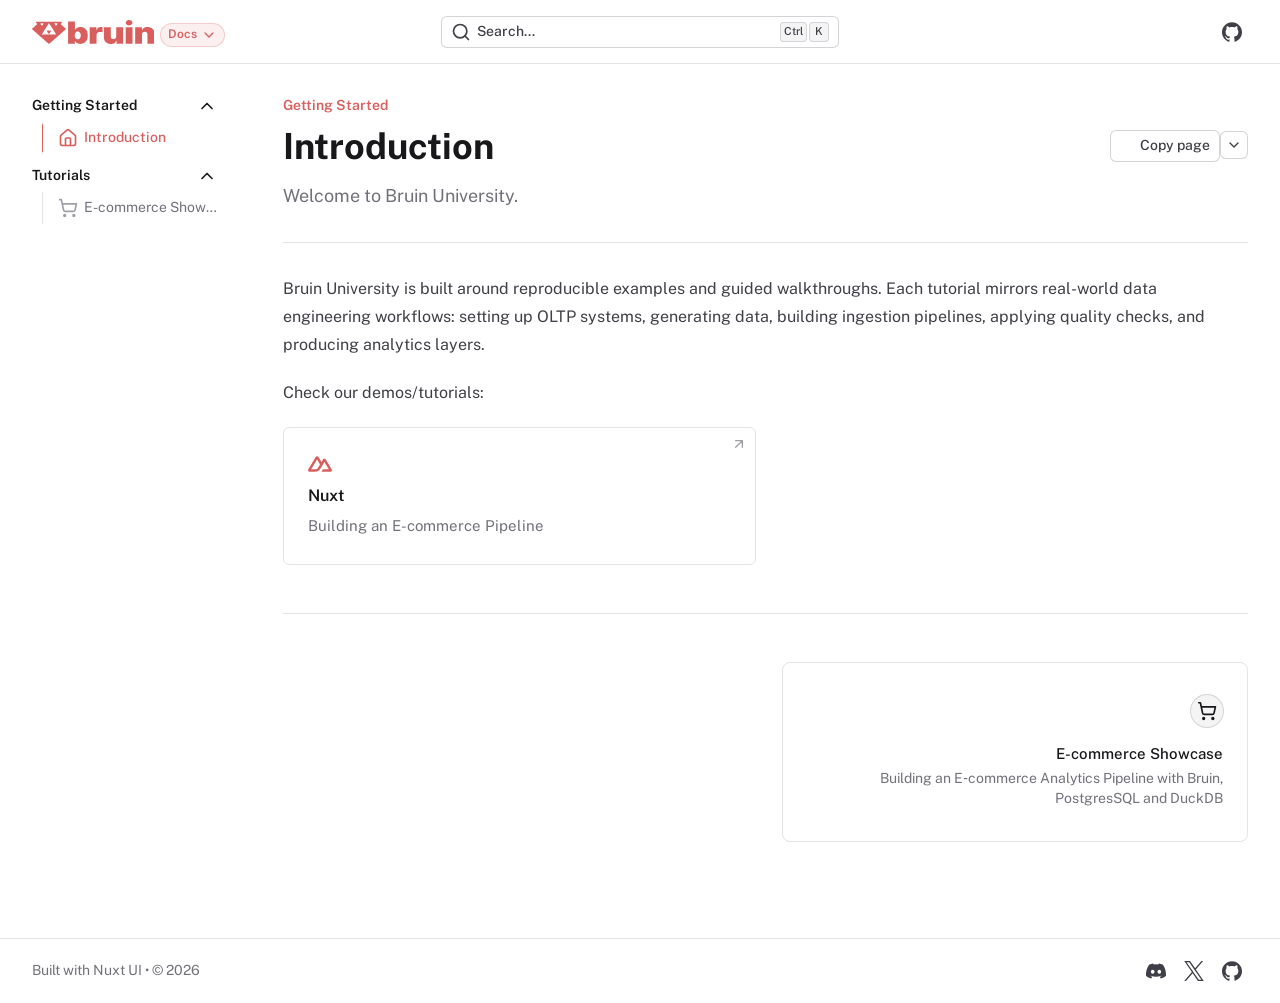
<file: getting-started.html>
<!DOCTYPE html><html  lang="en"><head><meta charset="utf-8"><meta name="viewport" content="width=device-width, initial-scale=1"><style id="nuxt-ui-colors">@layer base {
  :root {
  --ui-color-primary-50: var(--color-green-50, oklch(98.2% 0.018 155.826));
  --ui-color-primary-100: var(--color-green-100, oklch(96.2% 0.044 156.743));
  --ui-color-primary-200: var(--color-green-200, oklch(92.5% 0.084 155.995));
  --ui-color-primary-300: var(--color-green-300, oklch(87.1% 0.15 154.449));
  --ui-color-primary-400: var(--color-green-400, oklch(79.2% 0.209 151.711));
  --ui-color-primary-500: var(--color-green-500, oklch(72.3% 0.219 149.579));
  --ui-color-primary-600: var(--color-green-600, oklch(62.7% 0.194 149.214));
  --ui-color-primary-700: var(--color-green-700, oklch(52.7% 0.154 150.069));
  --ui-color-primary-800: var(--color-green-800, oklch(44.8% 0.119 151.328));
  --ui-color-primary-900: var(--color-green-900, oklch(39.3% 0.095 152.535));
  --ui-color-primary-950: var(--color-green-950, oklch(26.6% 0.065 152.934));
  --ui-color-secondary-50: var(--color-blue-50, oklch(97% 0.014 254.604));
  --ui-color-secondary-100: var(--color-blue-100, oklch(93.2% 0.032 255.585));
  --ui-color-secondary-200: var(--color-blue-200, oklch(88.2% 0.059 254.128));
  --ui-color-secondary-300: var(--color-blue-300, oklch(80.9% 0.105 251.813));
  --ui-color-secondary-400: var(--color-blue-400, oklch(70.7% 0.165 254.624));
  --ui-color-secondary-500: var(--color-blue-500, oklch(62.3% 0.214 259.815));
  --ui-color-secondary-600: var(--color-blue-600, oklch(54.6% 0.245 262.881));
  --ui-color-secondary-700: var(--color-blue-700, oklch(48.8% 0.243 264.376));
  --ui-color-secondary-800: var(--color-blue-800, oklch(42.4% 0.199 265.638));
  --ui-color-secondary-900: var(--color-blue-900, oklch(37.9% 0.146 265.522));
  --ui-color-secondary-950: var(--color-blue-950, oklch(28.2% 0.091 267.935));
  --ui-color-success-50: var(--color-green-50, oklch(98.2% 0.018 155.826));
  --ui-color-success-100: var(--color-green-100, oklch(96.2% 0.044 156.743));
  --ui-color-success-200: var(--color-green-200, oklch(92.5% 0.084 155.995));
  --ui-color-success-300: var(--color-green-300, oklch(87.1% 0.15 154.449));
  --ui-color-success-400: var(--color-green-400, oklch(79.2% 0.209 151.711));
  --ui-color-success-500: var(--color-green-500, oklch(72.3% 0.219 149.579));
  --ui-color-success-600: var(--color-green-600, oklch(62.7% 0.194 149.214));
  --ui-color-success-700: var(--color-green-700, oklch(52.7% 0.154 150.069));
  --ui-color-success-800: var(--color-green-800, oklch(44.8% 0.119 151.328));
  --ui-color-success-900: var(--color-green-900, oklch(39.3% 0.095 152.535));
  --ui-color-success-950: var(--color-green-950, oklch(26.6% 0.065 152.934));
  --ui-color-info-50: var(--color-blue-50, oklch(97% 0.014 254.604));
  --ui-color-info-100: var(--color-blue-100, oklch(93.2% 0.032 255.585));
  --ui-color-info-200: var(--color-blue-200, oklch(88.2% 0.059 254.128));
  --ui-color-info-300: var(--color-blue-300, oklch(80.9% 0.105 251.813));
  --ui-color-info-400: var(--color-blue-400, oklch(70.7% 0.165 254.624));
  --ui-color-info-500: var(--color-blue-500, oklch(62.3% 0.214 259.815));
  --ui-color-info-600: var(--color-blue-600, oklch(54.6% 0.245 262.881));
  --ui-color-info-700: var(--color-blue-700, oklch(48.8% 0.243 264.376));
  --ui-color-info-800: var(--color-blue-800, oklch(42.4% 0.199 265.638));
  --ui-color-info-900: var(--color-blue-900, oklch(37.9% 0.146 265.522));
  --ui-color-info-950: var(--color-blue-950, oklch(28.2% 0.091 267.935));
  --ui-color-warning-50: var(--color-yellow-50, oklch(98.7% 0.026 102.212));
  --ui-color-warning-100: var(--color-yellow-100, oklch(97.3% 0.071 103.193));
  --ui-color-warning-200: var(--color-yellow-200, oklch(94.5% 0.129 101.54));
  --ui-color-warning-300: var(--color-yellow-300, oklch(90.5% 0.182 98.111));
  --ui-color-warning-400: var(--color-yellow-400, oklch(85.2% 0.199 91.936));
  --ui-color-warning-500: var(--color-yellow-500, oklch(79.5% 0.184 86.047));
  --ui-color-warning-600: var(--color-yellow-600, oklch(68.1% 0.162 75.834));
  --ui-color-warning-700: var(--color-yellow-700, oklch(55.4% 0.135 66.442));
  --ui-color-warning-800: var(--color-yellow-800, oklch(47.6% 0.114 61.907));
  --ui-color-warning-900: var(--color-yellow-900, oklch(42.1% 0.095 57.708));
  --ui-color-warning-950: var(--color-yellow-950, oklch(28.6% 0.066 53.813));
  --ui-color-error-50: var(--color-red-50, oklch(97.1% 0.013 17.38));
  --ui-color-error-100: var(--color-red-100, oklch(93.6% 0.032 17.717));
  --ui-color-error-200: var(--color-red-200, oklch(88.5% 0.062 18.334));
  --ui-color-error-300: var(--color-red-300, oklch(80.8% 0.114 19.571));
  --ui-color-error-400: var(--color-red-400, oklch(70.4% 0.191 22.216));
  --ui-color-error-500: var(--color-red-500, oklch(63.7% 0.237 25.331));
  --ui-color-error-600: var(--color-red-600, oklch(57.7% 0.245 27.325));
  --ui-color-error-700: var(--color-red-700, oklch(50.5% 0.213 27.518));
  --ui-color-error-800: var(--color-red-800, oklch(44.4% 0.177 26.899));
  --ui-color-error-900: var(--color-red-900, oklch(39.6% 0.141 25.723));
  --ui-color-error-950: var(--color-red-950, oklch(25.8% 0.092 26.042));
  --ui-color-neutral-50: var(--color-zinc-50, oklch(98.5% 0 0));
  --ui-color-neutral-100: var(--color-zinc-100, oklch(96.7% 0.001 286.375));
  --ui-color-neutral-200: var(--color-zinc-200, oklch(92% 0.004 286.32));
  --ui-color-neutral-300: var(--color-zinc-300, oklch(87.1% 0.006 286.286));
  --ui-color-neutral-400: var(--color-zinc-400, oklch(70.5% 0.015 286.067));
  --ui-color-neutral-500: var(--color-zinc-500, oklch(55.2% 0.016 285.938));
  --ui-color-neutral-600: var(--color-zinc-600, oklch(44.2% 0.017 285.786));
  --ui-color-neutral-700: var(--color-zinc-700, oklch(37% 0.013 285.805));
  --ui-color-neutral-800: var(--color-zinc-800, oklch(27.4% 0.006 286.033));
  --ui-color-neutral-900: var(--color-zinc-900, oklch(21% 0.006 285.885));
  --ui-color-neutral-950: var(--color-zinc-950, oklch(14.1% 0.005 285.823));
  }
  :root, .light {
  --ui-primary: var(--ui-color-primary-500);
  --ui-secondary: var(--ui-color-secondary-500);
  --ui-success: var(--ui-color-success-500);
  --ui-info: var(--ui-color-info-500);
  --ui-warning: var(--ui-color-warning-500);
  --ui-error: var(--ui-color-error-500);
  }
  .dark {
  --ui-primary: var(--ui-color-primary-400);
  --ui-secondary: var(--ui-color-secondary-400);
  --ui-success: var(--ui-color-success-400);
  --ui-info: var(--ui-color-info-400);
  --ui-warning: var(--ui-color-warning-400);
  --ui-error: var(--ui-color-error-400);
  }
}</style><script type="importmap">{"imports":{"#entry":"/_nuxt/krPQEBAk.js"}}</script><title>Introduction - Nuxt Docs Template</title><link rel="stylesheet" href="/_nuxt/entry.DhJTFatc.css" crossorigin><style>@layer components {:where(.i-lucide\:arrow-up-right){display:inline-block;width:1em;height:1em;background-color:currentColor;-webkit-mask-image:var(--svg);mask-image:var(--svg);-webkit-mask-repeat:no-repeat;mask-repeat:no-repeat;-webkit-mask-size:100% 100%;mask-size:100% 100%;--svg:url("data:image/svg+xml,%3Csvg xmlns='http://www.w3.org/2000/svg' viewBox='0 0 24 24' width='24' height='24'%3E%3Cpath fill='none' stroke='black' stroke-linecap='round' stroke-linejoin='round' stroke-width='2' d='M7 7h10v10M7 17L17 7'/%3E%3C/svg%3E")}:where(.i-lucide\:chevron-down){display:inline-block;width:1em;height:1em;background-color:currentColor;-webkit-mask-image:var(--svg);mask-image:var(--svg);-webkit-mask-repeat:no-repeat;mask-repeat:no-repeat;-webkit-mask-size:100% 100%;mask-size:100% 100%;--svg:url("data:image/svg+xml,%3Csvg xmlns='http://www.w3.org/2000/svg' viewBox='0 0 24 24' width='24' height='24'%3E%3Cpath fill='none' stroke='black' stroke-linecap='round' stroke-linejoin='round' stroke-width='2' d='m6 9l6 6l6-6'/%3E%3C/svg%3E")}:where(.i-lucide\:house){display:inline-block;width:1em;height:1em;background-color:currentColor;-webkit-mask-image:var(--svg);mask-image:var(--svg);-webkit-mask-repeat:no-repeat;mask-repeat:no-repeat;-webkit-mask-size:100% 100%;mask-size:100% 100%;--svg:url("data:image/svg+xml,%3Csvg xmlns='http://www.w3.org/2000/svg' viewBox='0 0 24 24' width='24' height='24'%3E%3Cg fill='none' stroke='black' stroke-linecap='round' stroke-linejoin='round' stroke-width='2'%3E%3Cpath d='M15 21v-8a1 1 0 0 0-1-1h-4a1 1 0 0 0-1 1v8'/%3E%3Cpath d='M3 10a2 2 0 0 1 .709-1.528l7-6a2 2 0 0 1 2.582 0l7 6A2 2 0 0 1 21 10v9a2 2 0 0 1-2 2H5a2 2 0 0 1-2-2z'/%3E%3C/g%3E%3C/svg%3E")}:where(.i-lucide\:menu){display:inline-block;width:1em;height:1em;background-color:currentColor;-webkit-mask-image:var(--svg);mask-image:var(--svg);-webkit-mask-repeat:no-repeat;mask-repeat:no-repeat;-webkit-mask-size:100% 100%;mask-size:100% 100%;--svg:url("data:image/svg+xml,%3Csvg xmlns='http://www.w3.org/2000/svg' viewBox='0 0 24 24' width='24' height='24'%3E%3Cpath fill='none' stroke='black' stroke-linecap='round' stroke-linejoin='round' stroke-width='2' d='M4 5h16M4 12h16M4 19h16'/%3E%3C/svg%3E")}:where(.i-lucide\:search){display:inline-block;width:1em;height:1em;background-color:currentColor;-webkit-mask-image:var(--svg);mask-image:var(--svg);-webkit-mask-repeat:no-repeat;mask-repeat:no-repeat;-webkit-mask-size:100% 100%;mask-size:100% 100%;--svg:url("data:image/svg+xml,%3Csvg xmlns='http://www.w3.org/2000/svg' viewBox='0 0 24 24' width='24' height='24'%3E%3Cg fill='none' stroke='black' stroke-linecap='round' stroke-linejoin='round' stroke-width='2'%3E%3Cpath d='m21 21l-4.34-4.34'/%3E%3Ccircle cx='11' cy='11' r='8'/%3E%3C/g%3E%3C/svg%3E")}:where(.i-lucide\:shopping-cart){display:inline-block;width:1em;height:1em;background-color:currentColor;-webkit-mask-image:var(--svg);mask-image:var(--svg);-webkit-mask-repeat:no-repeat;mask-repeat:no-repeat;-webkit-mask-size:100% 100%;mask-size:100% 100%;--svg:url("data:image/svg+xml,%3Csvg xmlns='http://www.w3.org/2000/svg' viewBox='0 0 24 24' width='24' height='24'%3E%3Cg fill='none' stroke='black' stroke-linecap='round' stroke-linejoin='round' stroke-width='2'%3E%3Ccircle cx='8' cy='21' r='1'/%3E%3Ccircle cx='19' cy='21' r='1'/%3E%3Cpath d='M2.05 2.05h2l2.66 12.42a2 2 0 0 0 2 1.58h9.78a2 2 0 0 0 1.95-1.57l1.65-7.43H5.12'/%3E%3C/g%3E%3C/svg%3E")}:where(.i-simple-icons\:discord){display:inline-block;width:1em;height:1em;background-color:currentColor;-webkit-mask-image:var(--svg);mask-image:var(--svg);-webkit-mask-repeat:no-repeat;mask-repeat:no-repeat;-webkit-mask-size:100% 100%;mask-size:100% 100%;--svg:url("data:image/svg+xml,%3Csvg xmlns='http://www.w3.org/2000/svg' viewBox='0 0 24 24' width='24' height='24'%3E%3Cpath fill='black' d='M20.317 4.37a19.8 19.8 0 0 0-4.885-1.515a.074.074 0 0 0-.079.037c-.21.375-.444.864-.608 1.25a18.3 18.3 0 0 0-5.487 0a13 13 0 0 0-.617-1.25a.08.08 0 0 0-.079-.037A19.7 19.7 0 0 0 3.677 4.37a.1.1 0 0 0-.032.027C.533 9.046-.32 13.58.099 18.057a.08.08 0 0 0 .031.057a19.9 19.9 0 0 0 5.993 3.03a.08.08 0 0 0 .084-.028a14 14 0 0 0 1.226-1.994a.076.076 0 0 0-.041-.106a13 13 0 0 1-1.872-.892a.077.077 0 0 1-.008-.128a10 10 0 0 0 .372-.292a.07.07 0 0 1 .077-.01c3.928 1.793 8.18 1.793 12.062 0a.07.07 0 0 1 .078.01q.181.149.373.292a.077.077 0 0 1-.006.127a12.3 12.3 0 0 1-1.873.892a.077.077 0 0 0-.041.107c.36.698.772 1.362 1.225 1.993a.08.08 0 0 0 .084.028a19.8 19.8 0 0 0 6.002-3.03a.08.08 0 0 0 .032-.054c.5-5.177-.838-9.674-3.549-13.66a.06.06 0 0 0-.031-.03M8.02 15.33c-1.182 0-2.157-1.085-2.157-2.419c0-1.333.956-2.419 2.157-2.419c1.21 0 2.176 1.096 2.157 2.42c0 1.333-.956 2.418-2.157 2.418m7.975 0c-1.183 0-2.157-1.085-2.157-2.419c0-1.333.955-2.419 2.157-2.419c1.21 0 2.176 1.096 2.157 2.42c0 1.333-.946 2.418-2.157 2.418'/%3E%3C/svg%3E")}:where(.i-simple-icons\:github){display:inline-block;width:1em;height:1em;background-color:currentColor;-webkit-mask-image:var(--svg);mask-image:var(--svg);-webkit-mask-repeat:no-repeat;mask-repeat:no-repeat;-webkit-mask-size:100% 100%;mask-size:100% 100%;--svg:url("data:image/svg+xml,%3Csvg xmlns='http://www.w3.org/2000/svg' viewBox='0 0 24 24' width='24' height='24'%3E%3Cpath fill='black' d='M12 .297c-6.63 0-12 5.373-12 12c0 5.303 3.438 9.8 8.205 11.385c.6.113.82-.258.82-.577c0-.285-.01-1.04-.015-2.04c-3.338.724-4.042-1.61-4.042-1.61C4.422 18.07 3.633 17.7 3.633 17.7c-1.087-.744.084-.729.084-.729c1.205.084 1.838 1.236 1.838 1.236c1.07 1.835 2.809 1.305 3.495.998c.108-.776.417-1.305.76-1.605c-2.665-.3-5.466-1.332-5.466-5.93c0-1.31.465-2.38 1.235-3.22c-.135-.303-.54-1.523.105-3.176c0 0 1.005-.322 3.3 1.23c.96-.267 1.98-.399 3-.405c1.02.006 2.04.138 3 .405c2.28-1.552 3.285-1.23 3.285-1.23c.645 1.653.24 2.873.12 3.176c.765.84 1.23 1.91 1.23 3.22c0 4.61-2.805 5.625-5.475 5.92c.42.36.81 1.096.81 2.22c0 1.606-.015 2.896-.015 3.286c0 .315.21.69.825.57C20.565 22.092 24 17.592 24 12.297c0-6.627-5.373-12-12-12'/%3E%3C/svg%3E")}:where(.i-simple-icons\:nuxtdotjs){display:inline-block;width:1em;height:1em;background-color:currentColor;-webkit-mask-image:var(--svg);mask-image:var(--svg);-webkit-mask-repeat:no-repeat;mask-repeat:no-repeat;-webkit-mask-size:100% 100%;mask-size:100% 100%;--svg:url("data:image/svg+xml,%3Csvg xmlns='http://www.w3.org/2000/svg' viewBox='0 0 24 24' width='24' height='24'%3E%3Cpath fill='black' d='M13.464 19.83h8.922c.283 0 .562-.073.807-.21a1.6 1.6 0 0 0 .591-.574a1.53 1.53 0 0 0 .216-.783a1.53 1.53 0 0 0-.217-.782L17.792 7.414a1.6 1.6 0 0 0-.591-.573a1.65 1.65 0 0 0-.807-.21c-.283 0-.562.073-.807.21a1.6 1.6 0 0 0-.59.573L13.463 9.99L10.47 4.953a1.6 1.6 0 0 0-.591-.573a1.65 1.65 0 0 0-.807-.21c-.284 0-.562.073-.807.21a1.6 1.6 0 0 0-.591.573L.216 17.481a1.53 1.53 0 0 0-.217.782c0 .275.074.545.216.783a1.6 1.6 0 0 0 .59.574c.246.137.525.21.808.21h5.6c2.22 0 3.856-.946 4.982-2.79l2.733-4.593l1.464-2.457l4.395 7.382h-5.859Zm-6.341-2.46l-3.908-.002l5.858-9.842l2.923 4.921l-1.957 3.29c-.748 1.196-1.597 1.632-2.916 1.632'/%3E%3C/svg%3E")}:where(.i-simple-icons\:x){display:inline-block;width:1em;height:1em;background-color:currentColor;-webkit-mask-image:var(--svg);mask-image:var(--svg);-webkit-mask-repeat:no-repeat;mask-repeat:no-repeat;-webkit-mask-size:100% 100%;mask-size:100% 100%;--svg:url("data:image/svg+xml,%3Csvg xmlns='http://www.w3.org/2000/svg' viewBox='0 0 24 24' width='24' height='24'%3E%3Cpath fill='black' d='M14.234 10.162L22.977 0h-2.072l-7.591 8.824L7.251 0H.258l9.168 13.343L.258 24H2.33l8.016-9.318L16.749 24h6.993zm-2.837 3.299l-.929-1.329L3.076 1.56h3.182l5.965 8.532l.929 1.329l7.754 11.09h-3.182z'/%3E%3C/svg%3E")}}</style><link rel="preload" as="fetch" crossorigin="anonymous" href="/getting-started/_payload.json?005c2f49-71f6-4db7-9ce9-af20ab351679"><link rel="modulepreload" as="script" crossorigin href="/_nuxt/krPQEBAk.js"><link rel="modulepreload" as="script" crossorigin href="/_nuxt/DT-U_-VL.js"><link rel="modulepreload" as="script" crossorigin href="/_nuxt/C_gTWtfU.js"><link rel="modulepreload" as="script" crossorigin href="/_nuxt/BHjUtTFN.js"><link rel="modulepreload" as="script" crossorigin href="/_nuxt/p1xcoZdF.js"><link rel="modulepreload" as="script" crossorigin href="/_nuxt/BN_7HF1G.js"><link rel="modulepreload" as="script" crossorigin href="/_nuxt/Cfu7gret.js"><link rel="modulepreload" as="script" crossorigin href="/_nuxt/cZtp3vDo.js"><link rel="modulepreload" as="script" crossorigin href="/_nuxt/EumJ0uNn.js"><link rel="modulepreload" as="script" crossorigin href="/_nuxt/tijRrzkl.js"><link rel="preload" as="fetch" fetchpriority="low" crossorigin="anonymous" href="/_nuxt/builds/meta/005c2f49-71f6-4db7-9ce9-af20ab351679.json"><link rel="prefetch" as="style" crossorigin href="/_nuxt/index.C1qFlIse.css"><link rel="prefetch" as="script" crossorigin href="/_nuxt/CvgV3k72.js"><link rel="prefetch" as="script" crossorigin href="/_nuxt/81TucBUT.js"><link rel="prefetch" as="script" crossorigin href="/_nuxt/N26Zuyju.js"><link rel="prefetch" as="script" crossorigin href="/_nuxt/lDCt5PN4.js"><meta property="og:image" content="/__og-image__/static/getting-started/og.png"><meta property="og:image:type" content="image/png"><meta name="twitter:card" content="summary_large_image"><meta name="twitter:image" content="/__og-image__/static/getting-started/og.png"><meta name="twitter:image:src" content="/__og-image__/static/getting-started/og.png"><meta property="og:image:width" content="1200"><meta name="twitter:image:width" content="1200"><meta property="og:image:height" content="600"><meta name="twitter:image:height" content="600"><link rel="icon" href="/favicon.ico"><meta property="og:site_name" content="Nuxt Docs Template"><meta property="og:title" content="Introduction"><meta name="description" content="Welcome to Bruin University."><meta property="og:description" content="Welcome to Bruin University."><script type="module" src="/_nuxt/krPQEBAk.js" crossorigin></script><script>"use strict";(()=>{const t=window,e=document.documentElement,c=["dark","light"],n=getStorageValue("localStorage","nuxt-color-mode")||"system";let i=n==="system"?u():n;const r=e.getAttribute("data-color-mode-forced");r&&(i=r),l(i),t["__NUXT_COLOR_MODE__"]={preference:n,value:i,getColorScheme:u,addColorScheme:l,removeColorScheme:d};function l(o){const s=""+o+"",a="";e.classList?e.classList.add(s):e.className+=" "+s,a&&e.setAttribute("data-"+a,o)}function d(o){const s=""+o+"",a="";e.classList?e.classList.remove(s):e.className=e.className.replace(new RegExp(s,"g"),""),a&&e.removeAttribute("data-"+a)}function f(o){return t.matchMedia("(prefers-color-scheme"+o+")")}function u(){if(t.matchMedia&&f("").media!=="not all"){for(const o of c)if(f(":"+o).matches)return o}return"light"}})();function getStorageValue(t,e){switch(t){case"localStorage":return window.localStorage.getItem(e);case"sessionStorage":return window.sessionStorage.getItem(e);case"cookie":return getCookie(e);default:return null}}function getCookie(t){const c=("; "+window.document.cookie).split("; "+t+"=");if(c.length===2)return c.pop()?.split(";").shift()}</script></head><body><div id="__nuxt" class="isolate"><!--[--><!--[--><!--[--><!--[--><!--[--><div class="nuxt-loading-indicator" style="position:fixed;top:0;right:0;left:0;pointer-events:none;width:auto;height:3px;opacity:0;background:repeating-linear-gradient(to right,#00dc82 0%,#34cdfe 50%,#0047e1 100%);background-size:0% auto;transform:scaleX(0%);transform-origin:left;transition:transform 0.1s, height 0.4s, opacity 0.4s;z-index:999999;"></div><!--[--><!----><!----><!----><header class="bg-default/75 backdrop-blur border-b border-default h-(--ui-header-height) sticky top-0 z-50"><!--[--><!--]--><div class="w-full max-w-(--ui-container) mx-auto px-4 sm:px-6 lg:px-8 flex items-center justify-between gap-3 h-full"><!--[--><div class="lg:flex-1 flex items-center gap-1.5"><!----><!--[--><a href="/" class=""><svg width="1020" height="200" viewbox="0 0 1020 200" fill="none" xmlns="http://www.w3.org/2000/svg" class="w-auto h-6 shrink-0"><g clip-path="url(#clip0_5_57)"><path opacity="0.995" fill-rule="evenodd" clip-rule="evenodd" d="M807.983 -0.133179C808.797 -0.133179 809.608 -0.133179 810.422 -0.133179C821.896 0.525311 830.279 5.31891 835.571 14.2476C839.927 26.1776 836.117 35.543 824.139 42.3435C813.763 46.9307 803.499 46.7531 793.35 41.8109C782.004 34.801 778.602 25.5245 783.138 13.9813C788.409 5.2215 796.691 0.516664 807.983 -0.133179Z" fill="#D95E5E"></path><path opacity="0.995" fill-rule="evenodd" clip-rule="evenodd" d="M33.0751 13.715C105.323 13.6706 177.57 13.715 249.818 13.8482C250.65 13.9542 251.209 14.3537 251.494 15.0466C251.697 15.8455 251.697 16.6444 251.494 17.4434C247.836 22.9472 244.178 28.4508 240.52 33.9547C240.158 34.3659 240.056 34.8098 240.215 35.2863C254.238 47.5366 268.26 59.7869 282.283 72.0373C282.949 73.6737 282.848 75.2716 281.978 76.8309C236.265 116.767 190.386 156.847 144.342 197.071C142.412 197.958 140.481 197.958 138.55 197.071C92.5068 156.847 46.6281 116.767 0.914358 76.8309C0.0234514 75.2796 -0.0781624 73.6817 0.609516 72.0373C14.6322 59.7869 28.6549 47.5366 42.6777 35.2863C42.756 34.6159 42.5527 33.9946 42.068 33.4221C38.5157 28.1044 34.9591 22.7782 31.3985 17.4434C30.8772 15.7859 31.436 14.5431 33.0751 13.715Z" fill="#D95F5F"></path><path opacity="0.998" fill-rule="evenodd" clip-rule="evenodd" d="M300.726 13.4487C319.727 13.4487 338.731 13.4487 357.731 13.4487C357.631 36.8849 357.731 60.3204 358.036 83.755C367.776 64.935 384.542 56.3686 408.335 58.0559C429.324 60.3358 444.718 69.6122 454.519 85.8855C459.948 95.2644 463.097 105.207 463.969 115.712C465.325 128.039 464.716 140.289 462.14 152.463C459.094 166.357 451.726 178.119 440.039 187.75C425.132 198.151 408.262 201.702 389.435 198.402C374.772 195.173 364.459 187.494 358.494 175.366C358.079 175.132 357.622 175.043 357.122 175.1C357.122 182.645 357.122 190.191 357.122 197.736C338.322 197.736 319.526 197.736 300.726 197.736C300.726 136.307 300.726 74.878 300.726 13.4487ZM379.375 96.0053C390.41 95.923 397.98 100.362 402.086 109.321C407.149 122.279 407.149 135.24 402.086 148.202C395.596 160.42 385.179 164.015 370.84 158.988C364.517 155.276 360.402 150.172 358.494 143.675C355.899 134.358 355.695 125.038 357.884 115.712C359.472 108.712 363.487 103.075 369.925 98.8016C372.876 97.2498 376.028 96.3177 379.375 96.0053Z" fill="#D95E5E"></path><path fill-rule="evenodd" clip-rule="evenodd" d="M73.6191 27.5632C79.6151 27.5187 85.6104 27.5632 91.6048 27.6963C94.3959 28.5342 95.3614 30.1765 94.5008 32.6231C91.9605 36.5291 89.42 40.4348 86.8797 44.3408C85.6985 46.3733 83.8185 47.1278 81.2402 46.6045C80.5973 46.3006 80.0385 45.9011 79.5635 45.4061C76.6413 41.0995 73.7959 36.7499 71.028 32.3568C70.8247 31.5579 70.8247 30.7589 71.028 29.96C71.748 29.0207 72.6119 28.2218 73.6191 27.5632Z" fill="#FEFCFC"></path><path fill-rule="evenodd" clip-rule="evenodd" d="M140.685 27.5633C142.205 27.5148 143.17 28.1361 143.581 29.4275C162.512 59.2214 181.362 89.0483 200.129 118.908C200.014 119.41 199.709 119.809 199.214 120.107C160.703 120.284 122.191 120.284 83.6791 120.107C82.8905 119.7 82.6366 119.123 82.917 118.376C102.013 88.0288 121.269 57.758 140.685 27.5633Z" fill="#FEFEFE"></path><path fill-rule="evenodd" clip-rule="evenodd" d="M190.983 27.5632C196.877 27.5187 202.771 27.5632 208.664 27.6963C211.365 28.3733 212.432 29.9267 211.865 32.3568C208.887 36.9978 205.788 41.5696 202.567 46.0718C200.273 47.1914 198.292 46.8806 196.623 45.1398C193.619 40.7789 190.773 36.3403 188.087 31.8242C187.88 29.789 188.845 28.3685 190.983 27.5632Z" fill="#FEFCFC"></path><path opacity="0.998" fill-rule="evenodd" clip-rule="evenodd" d="M568.987 57.9227C575.392 57.4841 581.641 58.1057 587.735 59.7869C587.887 73.9012 587.939 88.0157 587.887 102.13C578.339 99.8836 568.685 99.3954 558.927 100.666C548.602 103.294 541.947 109.108 538.96 118.109C538.497 119.774 538.192 121.461 538.045 123.169C537.893 148.025 537.841 172.88 537.893 197.736C518.892 197.736 499.888 197.736 480.888 197.736C480.888 151.664 480.888 105.592 480.888 59.5206C499.279 59.4761 517.673 59.5206 536.064 59.6537C536.369 68.3781 536.469 77.1219 536.369 85.8854C536.869 85.9424 537.326 85.8535 537.741 85.6191C539.78 77.3046 544.301 70.2474 551.306 64.4474C556.549 60.8948 562.442 58.7201 568.987 57.9227Z" fill="#D85E5E"></path><path opacity="0.997" fill-rule="evenodd" clip-rule="evenodd" d="M958.27 57.9227C970.756 56.9525 982.44 59.1272 993.326 64.4473C1006.64 72.1983 1014.81 82.984 1017.87 96.8042C1018.47 99.5339 1018.88 102.286 1019.09 105.06C1019.24 135.952 1019.29 166.844 1019.24 197.736C1000.24 197.736 981.233 197.736 962.232 197.736C962.376 170.302 962.223 142.872 961.775 115.446C959.797 104.485 952.481 98.8031 939.827 98.4021C927.895 98.5975 920.475 103.746 917.573 113.848C917.287 115.527 917.082 117.214 916.963 118.908C916.811 145.184 916.759 171.46 916.811 197.736C897.81 197.736 878.806 197.736 859.806 197.736C859.806 151.664 859.806 105.592 859.806 59.5206C878.605 59.5206 897.402 59.5206 916.201 59.5206C916.201 68.3089 916.201 77.0971 916.201 85.8854C916.607 85.8854 917.015 85.8854 917.421 85.8854C923.042 71.3435 934.422 62.3334 951.563 58.8548C953.837 58.5086 956.072 58.1978 958.27 57.9227Z" fill="#D95E5E"></path><path opacity="0.998" fill-rule="evenodd" clip-rule="evenodd" d="M599.471 59.5206C618.576 59.5206 637.677 59.5206 656.782 59.5206C656.635 87.4008 656.788 115.275 657.239 143.142C659.476 153.441 666.588 158.768 678.578 159.121C690.448 159.093 697.966 154.122 701.136 144.208C701.368 143.058 701.572 141.904 701.746 140.746C701.898 113.671 701.95 86.5957 701.898 59.5206C721.002 59.5206 740.104 59.5206 759.208 59.5206C759.208 105.593 759.208 151.664 759.208 197.736C741.018 197.736 722.832 197.736 704.642 197.736C704.642 189.037 704.642 180.337 704.642 171.638C704.142 171.581 703.684 171.67 703.27 171.904C696.234 187.701 683.074 196.8 663.793 199.201C651.209 200.624 639.217 198.937 627.822 194.141C610.912 185.162 601.614 171.98 599.929 154.594C599.483 122.906 599.331 91.2146 599.471 59.5206Z" fill="#D95E5E"></path><path opacity="0.997" fill-rule="evenodd" clip-rule="evenodd" d="M780.852 59.5206C799.852 59.5206 818.856 59.5206 837.857 59.5206C837.857 105.593 837.857 151.664 837.857 197.736C818.856 197.736 799.852 197.736 780.852 197.736C780.852 151.664 780.852 105.593 780.852 59.5206Z" fill="#D85E5E"></path><path fill-rule="evenodd" clip-rule="evenodd" d="M128.186 87.217C136.925 87.1725 145.664 87.217 154.402 87.3502C158.099 88.7081 159.268 91.0607 157.908 94.4074C153.892 100.179 150.031 106.038 146.324 111.984C144.545 113.922 142.258 114.588 139.465 113.981C138.324 113.518 137.359 112.853 136.569 111.984C132.441 105.836 128.478 99.6223 124.68 93.3422C124.067 90.5067 125.236 88.4649 128.186 87.217Z" fill="#D95F5F"></path></g><defs><clipPath id="clip0_5_57"><rect width="1020" height="200" fill="white"></rect></clipPath></defs></svg></a><!--[--><!--[--><!--[--><!--[--><!--[--><button type="button" id="reka-dropdown-menu-trigger-v-0-0" aria-haspopup="menu" aria-expanded="false" data-state="closed" class="inline-flex items-center disabled:cursor-not-allowed aria-disabled:cursor-not-allowed disabled:opacity-75 aria-disabled:opacity-75 transition-colors px-2 py-1 text-xs gap-1 text-primary ring ring-inset ring-primary/25 bg-primary/10 hover:bg-primary/15 active:bg-primary/15 disabled:bg-primary/10 aria-disabled:bg-primary/10 focus:outline-none focus-visible:ring-2 focus-visible:ring-primary -mb-[6px] font-semibold rounded-full truncate"><!--[--><!--[--><!----><!--]--><!--[--><span class="truncate">Docs</span><!--]--><!--[--><span class="iconify i-lucide:chevron-down shrink-0 size-4 transition-transform duration-200" aria-hidden="true" style=""></span><!--]--><!--]--></button><!--]--><!--]--><!--[--><!----><!--v-if--><!--]--><!--]--><!--]--><!--]--><!--]--></div><div class="hidden lg:flex flex-1"><!--[--><!--[--><!----><!--[--><!--[--><button type="button" class="rounded-md font-medium inline-flex items-center disabled:cursor-not-allowed aria-disabled:cursor-not-allowed disabled:opacity-75 aria-disabled:opacity-75 transition-colors px-2.5 py-1.5 text-sm gap-1.5 ring ring-inset ring-accented text-default bg-default hover:bg-elevated active:bg-elevated disabled:bg-default aria-disabled:bg-default focus:outline-none focus-visible:ring-2 focus-visible:ring-inverted w-full"><!--[--><!--[--><span class="iconify i-lucide:search shrink-0 size-5" aria-hidden="true" style=""></span><!--]--><!--[--><span class="truncate">Search…</span><!--]--><!--[--><div class="hidden lg:flex items-center gap-0.5 ms-auto"><!--[--><!--[--><kbd class="inline-flex items-center justify-center px-1 rounded-sm font-medium font-sans h-5 min-w-[20px] text-[11px] ring ring-inset ring-accented text-default bg-elevated"><!--[--> <!--]--></kbd><kbd class="inline-flex items-center justify-center px-1 rounded-sm font-medium font-sans h-5 min-w-[20px] text-[11px] ring ring-inset ring-accented text-default bg-elevated"><!--[-->K<!--]--></kbd><!--]--><!--]--></div><!--]--><!--]--></button><!--]--><!--]--><!--]--><!--]--></div><div class="flex items-center justify-end lg:flex-1 gap-1.5"><!--[--><!--[--><!----><!--[--><!--[--><button type="button" aria-label="Search…" class="rounded-md font-medium inline-flex items-center disabled:cursor-not-allowed aria-disabled:cursor-not-allowed disabled:opacity-75 aria-disabled:opacity-75 transition-colors text-sm gap-1.5 text-default hover:bg-elevated active:bg-elevated focus:outline-none focus-visible:bg-elevated hover:disabled:bg-transparent dark:hover:disabled:bg-transparent hover:aria-disabled:bg-transparent dark:hover:aria-disabled:bg-transparent p-1.5 lg:hidden"><!--[--><!--[--><span class="iconify i-lucide:search shrink-0 size-5" aria-hidden="true" style=""></span><!--]--><!--[--><!----><!--]--><!--[--><!----><!--]--><!--]--></button><!--]--><!--]--><!--]--><!--[--><!--[--><div class="size-8"></div><!--]--><!--]--><!--[--><!--[--><!--[--><a href="https://github.com/nuxt-ui-templates/docs" rel="noopener noreferrer" target="_blank" aria-label="GitHub" class="rounded-md font-medium inline-flex items-center disabled:cursor-not-allowed aria-disabled:cursor-not-allowed disabled:opacity-75 aria-disabled:opacity-75 transition-colors text-sm gap-1.5 text-default hover:bg-elevated active:bg-elevated focus:outline-none focus-visible:bg-elevated hover:disabled:bg-transparent dark:hover:disabled:bg-transparent hover:aria-disabled:bg-transparent dark:hover:aria-disabled:bg-transparent p-1.5"><!--[--><!--[--><span class="iconify i-simple-icons:github shrink-0 size-5" aria-hidden="true" style=""></span><!--]--><!--[--><!----><!--]--><!--[--><!----><!--]--><!--]--></a><!--]--><!--]--><!--]--><!--]--><!--[--><!--[--><!--[--><button type="button" aria-label="Open menu" class="rounded-md font-medium inline-flex items-center disabled:cursor-not-allowed aria-disabled:cursor-not-allowed disabled:opacity-75 aria-disabled:opacity-75 transition-colors text-sm gap-1.5 text-default hover:bg-elevated active:bg-elevated focus:outline-none focus-visible:bg-elevated hover:disabled:bg-transparent dark:hover:disabled:bg-transparent hover:aria-disabled:bg-transparent dark:hover:aria-disabled:bg-transparent p-1.5 lg:hidden -me-1.5"><!--[--><!--[--><span class="iconify i-lucide:menu shrink-0 size-5" aria-hidden="true" style=""></span><!--]--><!--[--><!----><!--]--><!--[--><!----><!--]--><!--]--></button><!--]--><!--]--><!--]--></div><!--]--></div><!--[--><!--]--></header><!--[--><!----><!--v-if--><!--]--><!--]--><main class="min-h-[calc(100vh-var(--ui-header-height))]"><!--[--><div class="w-full max-w-(--ui-container) mx-auto px-4 sm:px-6 lg:px-8"><!--[--><div class="flex flex-col lg:grid lg:grid-cols-10 lg:gap-10"><aside class="hidden overflow-y-auto lg:block lg:max-h-[calc(100vh-var(--ui-header-height))] lg:sticky lg:top-(--ui-header-height) py-8 lg:ps-4 lg:-ms-4 lg:pe-6.5 lg:col-span-2"><div class="relative"><!----><!--[--><!--[--><!----><nav><ul class="isolate -mx-2.5 -mt-1.5"><!--[--><!--[--><!--[--><li data-state="open" data-orientation="vertical" class="flex flex-col data-[state=open]:mb-1.5"><!--[--><!--[--><button type="button" aria-controls aria-expanded="true" data-state="open" id="reka-accordion-trigger-v-0-5-0" data-reka-collection-item data-orientation="vertical" class="group relative w-full px-2.5 py-1.5 before:inset-y-px before:inset-x-0 flex items-center gap-1.5 text-sm before:absolute before:z-[-1] before:rounded-md focus:outline-none focus-visible:outline-none focus-visible:before:ring-inset focus-visible:before:ring-2 focus-visible:before:ring-primary text-muted hover:text-highlighted hover:before:bg-elevated/50 data-[state=open]:text-highlighted transition-colors before:transition-colors font-semibold focus-visible:ring-primary"><!--[--><!--[--><!--[--><!--[--><!----><!--]--><span class="truncate"><!--[-->Getting Started<!--]--><!----></span><span class="ms-auto inline-flex gap-1.5 items-center"><!--[--><!----><span class="iconify i-lucide:chevron-down size-5 transform transition-transform duration-200 shrink-0 group-data-[state=open]:rotate-180" aria-hidden="true" style=""></span><!--]--></span><!--]--><!--]--><!--]--></button><div role="region" aria-labelledby="reka-accordion-trigger-v-0-5-0" data-orientation="vertical" style="--reka-accordion-content-width:var(--reka-collapsible-content-width);--reka-accordion-content-height:var(--reka-collapsible-content-height);--reka-collapsible-content-height:0px;--reka-collapsible-content-width:0px;" class="data-[state=open]:animate-[accordion-down_200ms_ease-out] data-[state=closed]:animate-[accordion-up_200ms_ease-out] overflow-hidden focus:outline-none" id="reka-collapsible-content-v-0-5-1"><!--[--><!--[--><!--[--><!----><ul class="ms-5 border-s border-default"><!--[--><!--[--><!--[--><li class="ps-1.5 -ms-px"><!--[--><a href="/getting-started" class="group relative w-full px-2.5 py-1.5 before:inset-y-px before:inset-x-0 flex items-center gap-1.5 text-sm before:absolute before:z-[-1] before:rounded-md focus:outline-none focus-visible:outline-none focus-visible:before:ring-inset focus-visible:before:ring-2 focus-visible:before:ring-primary font-medium after:absolute after:-left-1.5 after:inset-y-0.5 after:block after:w-px after:rounded-full after:transition-colors text-primary hover:before:bg-elevated/50 before:transition-colors after:bg-primary"><!--[--><!--[--><!--[--><span class="iconify i-lucide:house shrink-0 size-5 text-primary group-data-[state=open]:text-primary" aria-hidden="true" style=""></span><!--]--><span class="truncate"><!--[-->Introduction<!--]--><!----></span><!----><!--]--><!--]--></a><!--]--></li><!--]--><!--]--><!--]--></ul><!--]--><!--]--><!--]--></div><!--]--><!--]--></li><!--]--><!--[--><li data-state="open" data-orientation="vertical" class="flex flex-col data-[state=open]:mb-1.5"><!--[--><!--[--><button type="button" aria-controls aria-expanded="true" data-state="open" id="reka-accordion-trigger-v-0-5-2" data-reka-collection-item data-orientation="vertical" class="group relative w-full px-2.5 py-1.5 before:inset-y-px before:inset-x-0 flex items-center gap-1.5 text-sm before:absolute before:z-[-1] before:rounded-md focus:outline-none focus-visible:outline-none focus-visible:before:ring-inset focus-visible:before:ring-2 focus-visible:before:ring-primary text-muted hover:text-highlighted hover:before:bg-elevated/50 data-[state=open]:text-highlighted transition-colors before:transition-colors font-semibold focus-visible:ring-primary"><!--[--><!--[--><!--[--><!--[--><!----><!--]--><span class="truncate"><!--[-->Tutorials<!--]--><!----></span><span class="ms-auto inline-flex gap-1.5 items-center"><!--[--><!----><span class="iconify i-lucide:chevron-down size-5 transform transition-transform duration-200 shrink-0 group-data-[state=open]:rotate-180" aria-hidden="true" style=""></span><!--]--></span><!--]--><!--]--><!--]--></button><div role="region" aria-labelledby="reka-accordion-trigger-v-0-5-2" data-orientation="vertical" style="--reka-accordion-content-width:var(--reka-collapsible-content-width);--reka-accordion-content-height:var(--reka-collapsible-content-height);--reka-collapsible-content-height:0px;--reka-collapsible-content-width:0px;" class="data-[state=open]:animate-[accordion-down_200ms_ease-out] data-[state=closed]:animate-[accordion-up_200ms_ease-out] overflow-hidden focus:outline-none" id="reka-collapsible-content-v-0-5-3"><!--[--><!--[--><!--[--><!----><ul class="ms-5 border-s border-default"><!--[--><!--[--><!--[--><li class="ps-1.5 -ms-px"><!--[--><a href="/tutorials/ecommerce-pipeline" class="group relative w-full px-2.5 py-1.5 before:inset-y-px before:inset-x-0 flex items-center gap-1.5 text-sm before:absolute before:z-[-1] before:rounded-md focus:outline-none focus-visible:outline-none focus-visible:before:ring-inset focus-visible:before:ring-2 focus-visible:before:ring-primary text-muted after:absolute after:-left-1.5 after:inset-y-0.5 after:block after:w-px after:rounded-full after:transition-colors hover:text-highlighted hover:before:bg-elevated/50 data-[state=open]:text-highlighted transition-colors before:transition-colors"><!--[--><!--[--><!--[--><span class="iconify i-lucide:shopping-cart shrink-0 size-5 text-dimmed group-hover:text-default group-data-[state=open]:text-default transition-colors" aria-hidden="true" style=""></span><!--]--><span class="truncate"><!--[-->E-commerce Showcase<!--]--><!----></span><!----><!--]--><!--]--></a><!--]--></li><!--]--><!--]--><!--]--></ul><!--]--><!--]--><!--]--></div><!--]--><!--]--></li><!--]--><!--]--><!--]--></ul></nav><!--]--><!--]--><!--[--><!--]--></div></aside><div class="lg:col-span-8"><!--[--><!--[--><div class="flex flex-col lg:grid lg:grid-cols-10 lg:gap-10"><!----><div class="lg:col-span-10"><!--[--><div class="relative border-b border-default py-8"><div class="mb-2.5 text-sm font-semibold text-primary flex items-center gap-1.5"><!--[-->Getting Started<!--]--></div><div class=""><div class="flex flex-col lg:flex-row lg:items-center lg:justify-between gap-4"><h1 class="text-3xl sm:text-4xl text-pretty font-bold text-highlighted"><!--[-->Introduction<!--]--></h1><div class="flex flex-wrap items-center gap-1.5"><!--[--><!--[--><!--]--><!----><!--]--></div></div><div class="text-lg text-pretty text-muted mt-4"><!--[-->Welcome to Bruin University.<!--]--></div><!--[--><!--]--></div></div><div class="mt-8 pb-24 space-y-12"><!--[--><div><p class="my-5 leading-7 text-pretty"><!--[-->Bruin University is built around reproducible examples and guided walkthroughs.
Each tutorial mirrors real-world data engineering workflows: setting up OLTP systems, generating data, building ingestion pipelines, applying quality checks, and producing analytics layers.<!--]--></p><p class="my-5 leading-7 text-pretty"><!--[-->Check our demos/tutorials:<!--]--></p><div class="grid grid-cols-1 sm:grid-cols-2 gap-5 my-5 *:my-0"><!--[--><div class="group relative block my-5 p-4 sm:p-6 border border-default rounded-md bg-default transition-colors hover:bg-primary/10 hover:border-primary"><!--[--><a href="/tutorials/ecommerce-pipeline" tabindex="-1" rel="noopener noreferrer" target="_blank" aria-label="Nuxt" class="focus:outline-none"><!--[--><!--[--><span class="absolute inset-0" aria-hidden="true"></span><!--]--><!--]--></a><!--]--><span class="iconify i-simple-icons:nuxtdotjs size-6 mb-2 block text-primary" aria-hidden="true" style=""></span><span class="iconify i-lucide:arrow-up-right size-4 align-top absolute right-2 top-2 text-dimmed pointer-events-none transition-colors group-hover:text-primary" aria-hidden="true" style=""></span><p class="text-highlighted font-semibold"><!--[-->Nuxt<!--]--></p><div class="text-[15px] text-muted *:first:mt-0 *:last:mb-0 *:my-1 mt-1"><!--[--><p class="my-5 leading-7 text-pretty"><!--[-->Building an E-commerce Pipeline<!--]--></p><!--]--></div></div><!--]--></div></div><div data-orientation="horizontal" role="separator" class="flex items-center align-center text-center w-full flex-row"><!--[--><!--[--><div class="border-default w-full border-solid border-t"></div><!----><!--]--><!--]--></div><!--[--><!----><div class="grid grid-cols-1 sm:grid-cols-2 gap-8"><span class="hidden lg:block"> </span><a href="/tutorials/ecommerce-pipeline" class="group block px-6 py-8 rounded-lg border border-default hover:bg-elevated/50 focus-visible:outline-primary transition-colors text-right"><!--[--><!--[--><!--[--><div class="inline-flex items-center rounded-full p-1.5 bg-elevated group-hover:bg-primary/10 ring ring-accented mb-4 group-hover:ring-primary/50 transition"><!--[--><span class="iconify i-lucide:shopping-cart size-5 shrink-0 text-highlighted group-hover:text-primary transition-[color,translate] group-active:translate-x-0.5" aria-hidden="true" style=""></span><!--]--></div><p class="font-medium text-[15px] text-highlighted mb-1 truncate"><!--[-->E-commerce Showcase<!--]--></p><p class="text-sm text-muted line-clamp-2"><!--[-->Building an E‑commerce Analytics Pipeline with Bruin, PostgresSQL and DuckDB<!--]--></p><!--]--><!--]--><!--]--></a></div><!--]--><!--]--></div><!--]--></div><!----></div><!--]--><!--]--></div><!----></div><!--]--></div><!--]--></main><footer class="border-t border-default"><!----><div class="w-full max-w-(--ui-container) mx-auto px-4 sm:px-6 lg:px-8 py-8 lg:py-4 lg:flex lg:items-center lg:justify-between lg:gap-x-3"><!--[--><div class="lg:flex-1 flex items-center justify-center lg:justify-end gap-x-1.5 lg:order-3"><!--[--><!----><!--[--><!--[--><!--[--><a href="https://go.nuxt.com/discord" rel="noopener noreferrer" target="_blank" aria-label="Nuxt on Discord" class="rounded-md font-medium inline-flex items-center disabled:cursor-not-allowed aria-disabled:cursor-not-allowed disabled:opacity-75 aria-disabled:opacity-75 transition-colors text-sm gap-1.5 text-default hover:bg-elevated active:bg-elevated focus:outline-none focus-visible:bg-elevated hover:disabled:bg-transparent dark:hover:disabled:bg-transparent hover:aria-disabled:bg-transparent dark:hover:aria-disabled:bg-transparent p-1.5"><!--[--><!--[--><span class="iconify i-simple-icons:discord shrink-0 size-5" aria-hidden="true" style=""></span><!--]--><!--[--><!----><!--]--><!--[--><!----><!--]--><!--]--></a><!--]--><!--]--><!--[--><!--[--><a href="https://go.nuxt.com/x" rel="noopener noreferrer" target="_blank" aria-label="Nuxt on X" class="rounded-md font-medium inline-flex items-center disabled:cursor-not-allowed aria-disabled:cursor-not-allowed disabled:opacity-75 aria-disabled:opacity-75 transition-colors text-sm gap-1.5 text-default hover:bg-elevated active:bg-elevated focus:outline-none focus-visible:bg-elevated hover:disabled:bg-transparent dark:hover:disabled:bg-transparent hover:aria-disabled:bg-transparent dark:hover:aria-disabled:bg-transparent p-1.5"><!--[--><!--[--><span class="iconify i-simple-icons:x shrink-0 size-5" aria-hidden="true" style=""></span><!--]--><!--[--><!----><!--]--><!--[--><!----><!--]--><!--]--></a><!--]--><!--]--><!--[--><!--[--><a href="https://github.com/nuxt/ui" rel="noopener noreferrer" target="_blank" aria-label="Nuxt UI on GitHub" class="rounded-md font-medium inline-flex items-center disabled:cursor-not-allowed aria-disabled:cursor-not-allowed disabled:opacity-75 aria-disabled:opacity-75 transition-colors text-sm gap-1.5 text-default hover:bg-elevated active:bg-elevated focus:outline-none focus-visible:bg-elevated hover:disabled:bg-transparent dark:hover:disabled:bg-transparent hover:aria-disabled:bg-transparent dark:hover:aria-disabled:bg-transparent p-1.5"><!--[--><!--[--><span class="iconify i-simple-icons:github shrink-0 size-5" aria-hidden="true" style=""></span><!--]--><!--[--><!----><!--]--><!--[--><!----><!--]--><!--]--></a><!--]--><!--]--><!--]--><!--]--></div><div class="mt-3 lg:mt-0 lg:order-2 flex items-center justify-center"><!--[--><!--]--></div><div class="flex items-center justify-center lg:justify-start lg:flex-1 gap-x-1.5 mt-3 lg:mt-0 lg:order-1 text-sm text-muted"><!--[-->Built with Nuxt UI • © 2025<!--]--></div><!--]--></div><!----></footer><span></span><!--]--><!--]--><!--[--><!--]--><!--v-if--><!--]--><!--[--><!--]--><!--]--><!--]--></div><div id="teleports"></div><script type="application/json" data-nuxt-data="nuxt-app" data-ssr="true" id="__NUXT_DATA__" data-src="/getting-started/_payload.json?005c2f49-71f6-4db7-9ce9-af20ab351679">[{"state":1,"once":14,"_errors":15,"serverRendered":5,"path":17,"prerenderedAt":18},["Reactive",2],{"$scolor-mode":3,"$stoasts":7,"$ssite-config":8},{"preference":4,"value":4,"unknown":5,"forced":6},"system",true,false,[],{"_priority":9,"env":12,"name":13},{"name":10,"env":11},-10,-15,"production","nuxt-ui-template-docs",["Set"],["ShallowReactive",16],{"navigation":-1,"search":-1,"/getting-started":-1,"/getting-started-surround":-1},"/getting-started",1760922605189]</script><script>window.__NUXT__={};window.__NUXT__.config={public:{content:{wsUrl:""},mdc:{components:{prose:true,map:{accordion:"ProseAccordion","accordion-item":"ProseAccordionItem",badge:"ProseBadge",callout:"ProseCallout",card:"ProseCard","card-group":"ProseCardGroup",caution:"ProseCaution","code-collapse":"ProseCodeCollapse","code-group":"ProseCodeGroup","code-icon":"ProseCodeIcon","code-preview":"ProseCodePreview","code-tree":"ProseCodeTree",collapsible:"ProseCollapsible",field:"ProseField","field-group":"ProseFieldGroup",icon:"ProseIcon",kbd:"ProseKbd",note:"ProseNote",steps:"ProseSteps",tabs:"ProseTabs","tabs-item":"ProseTabsItem",tip:"ProseTip",warning:"ProseWarning"}},headings:{anchorLinks:{h1:false,h2:true,h3:true,h4:true,h5:false,h6:false}}},preview:{api:"https://api.nuxt.studio",iframeMessagingAllowedOrigins:""}},app:{baseURL:"/",buildId:"005c2f49-71f6-4db7-9ce9-af20ab351679",buildAssetsDir:"/_nuxt/",cdnURL:""}}</script></body></html>
</file>
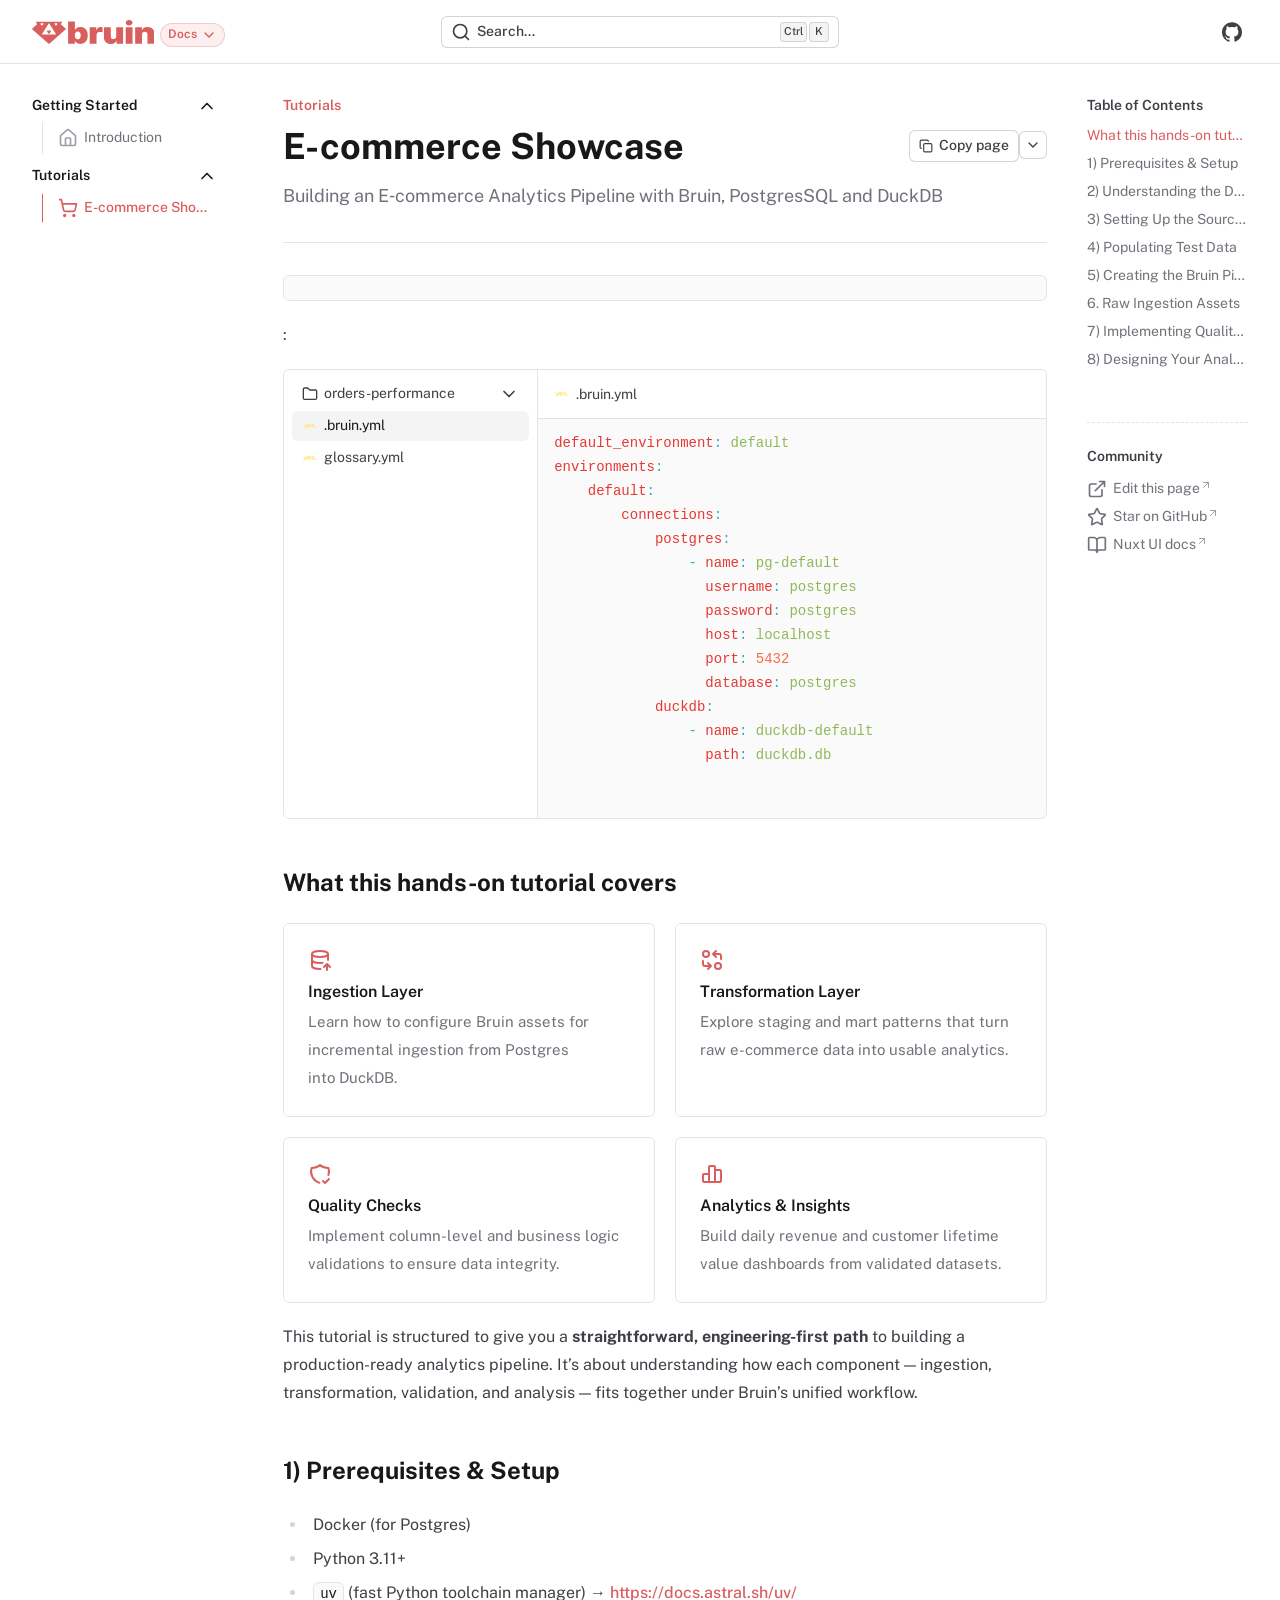
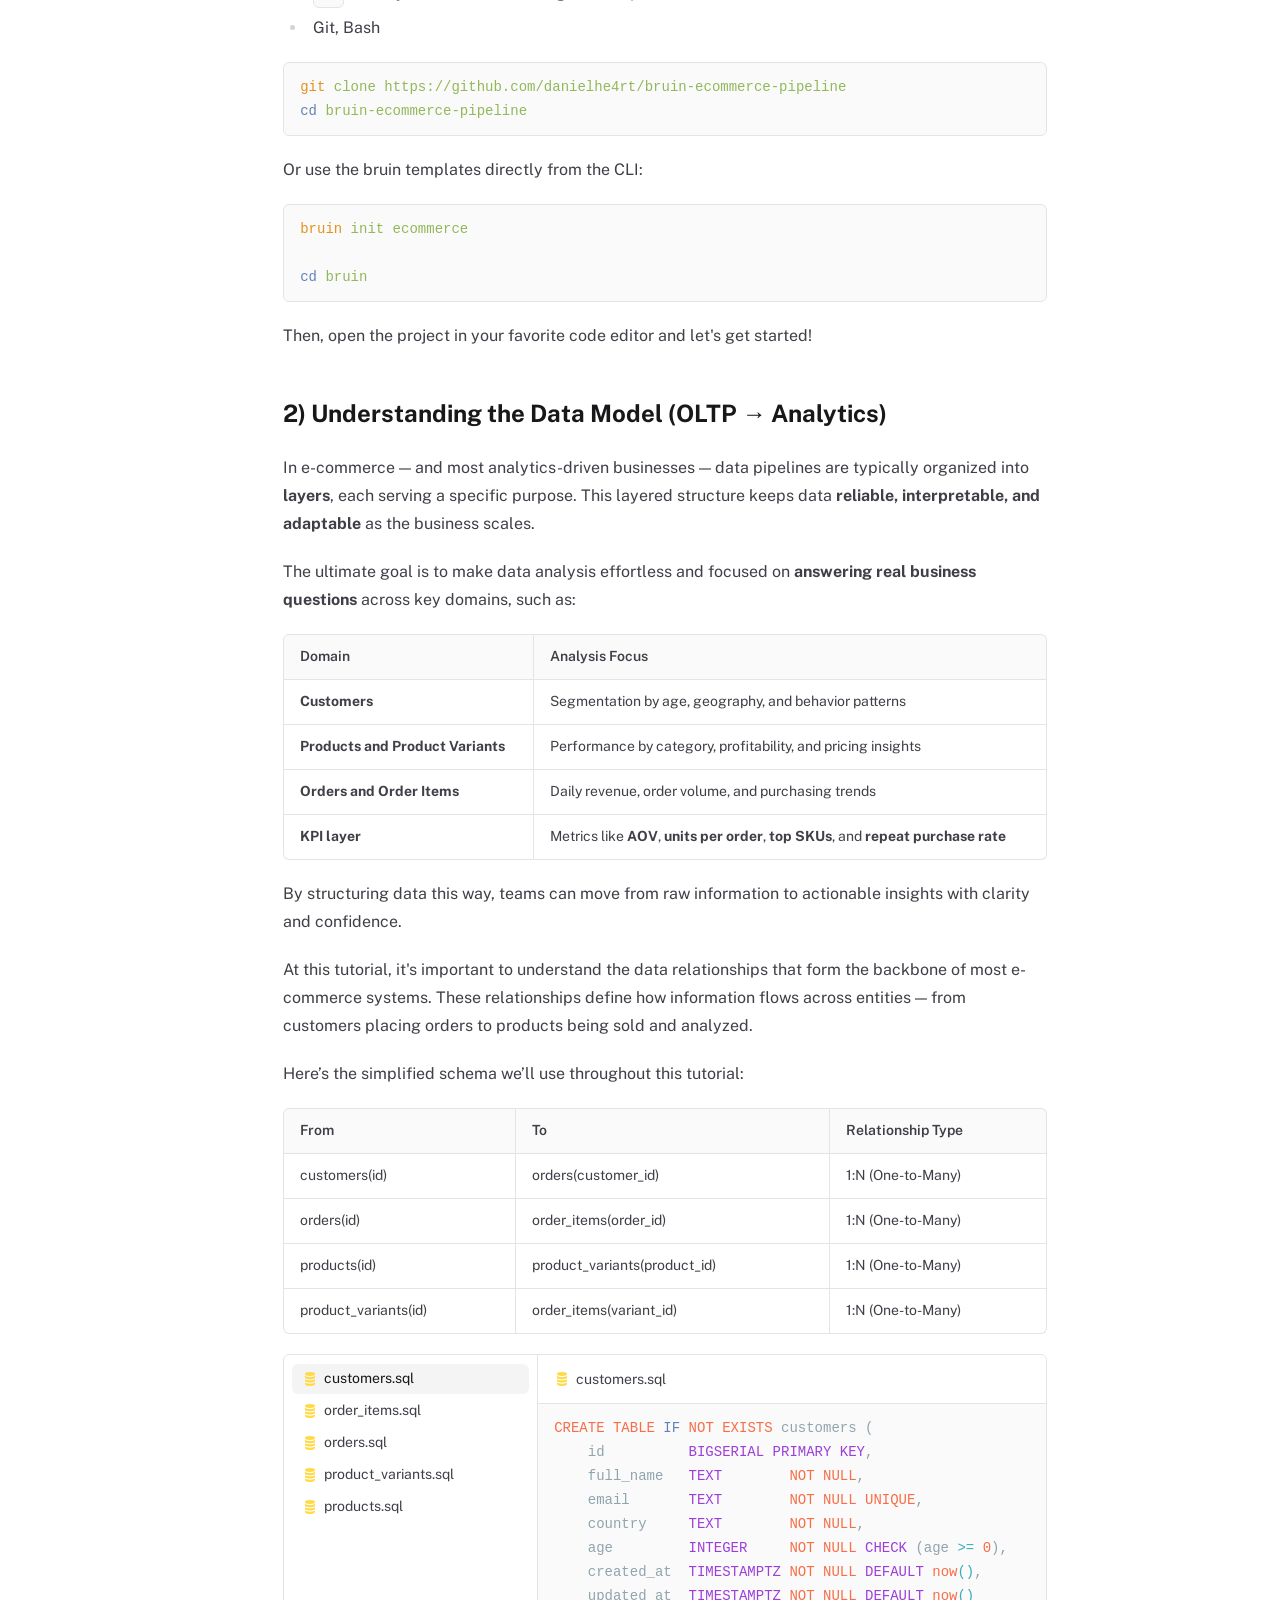
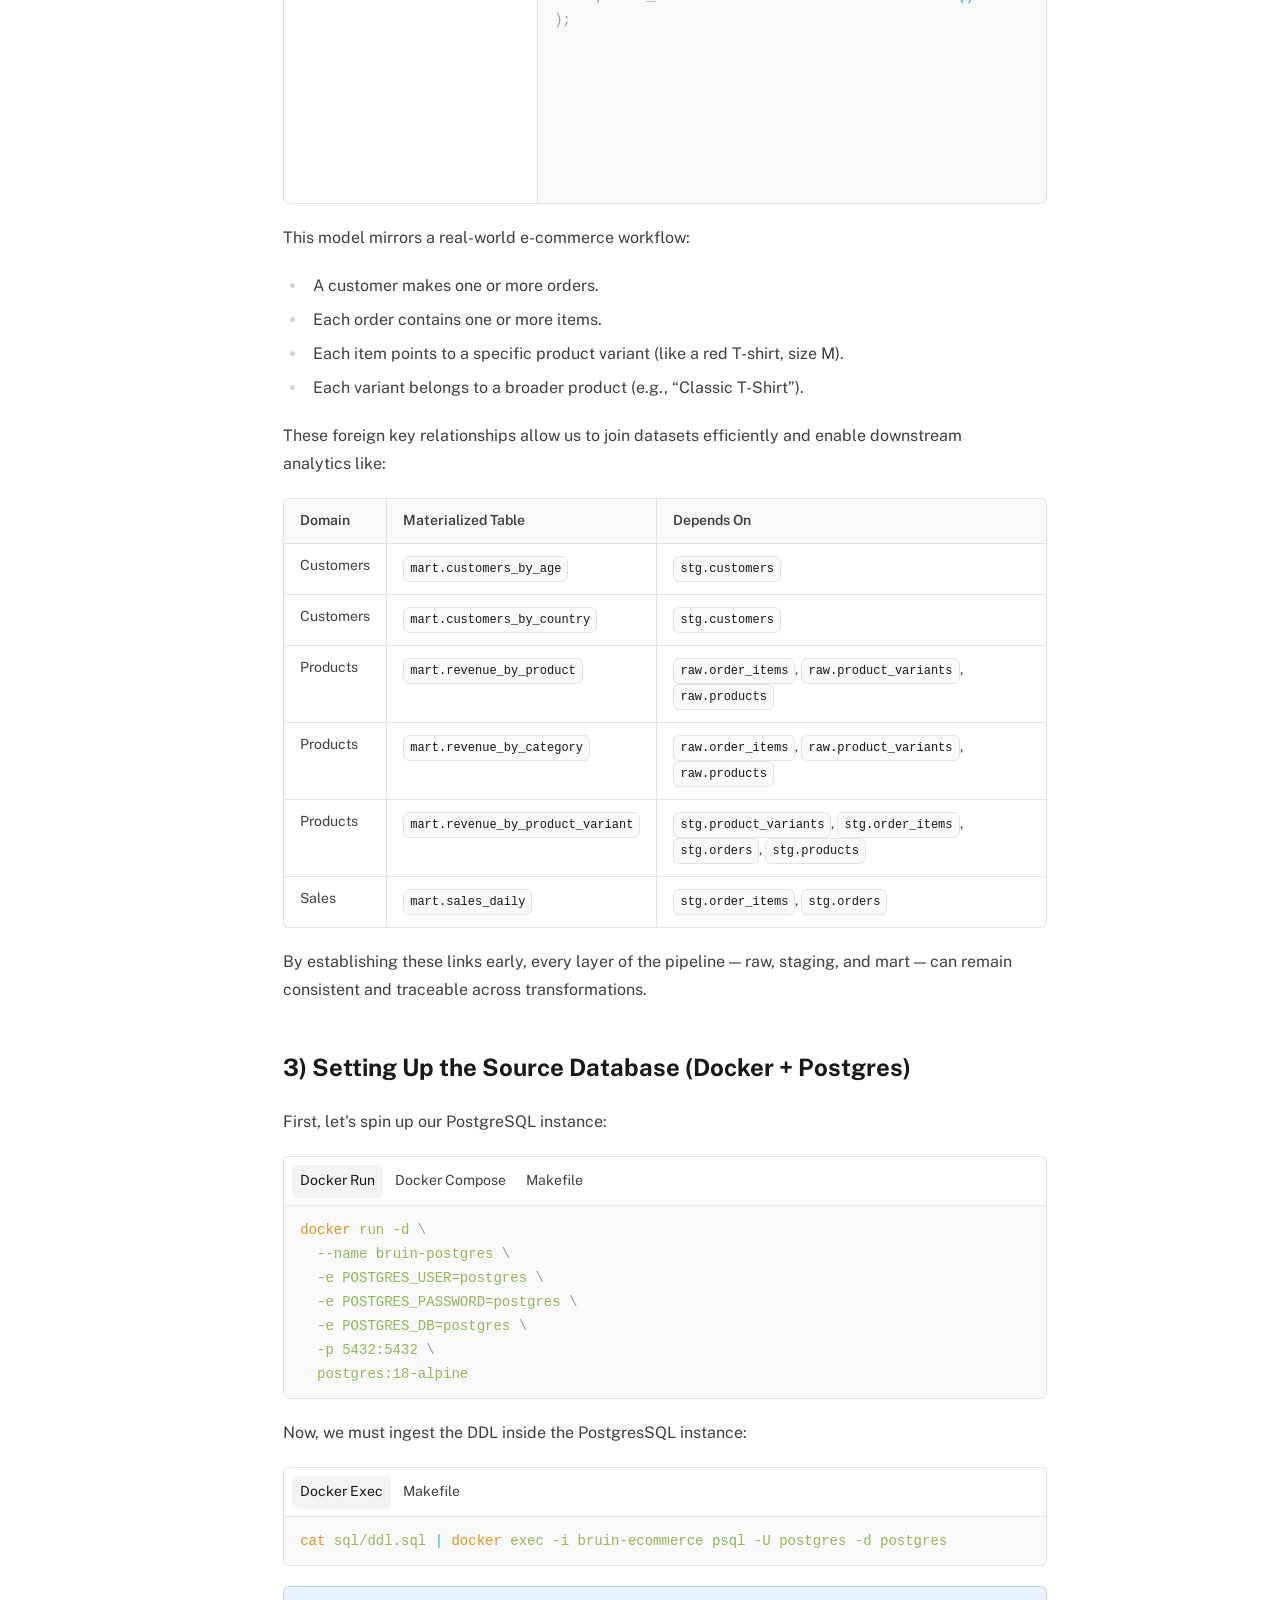
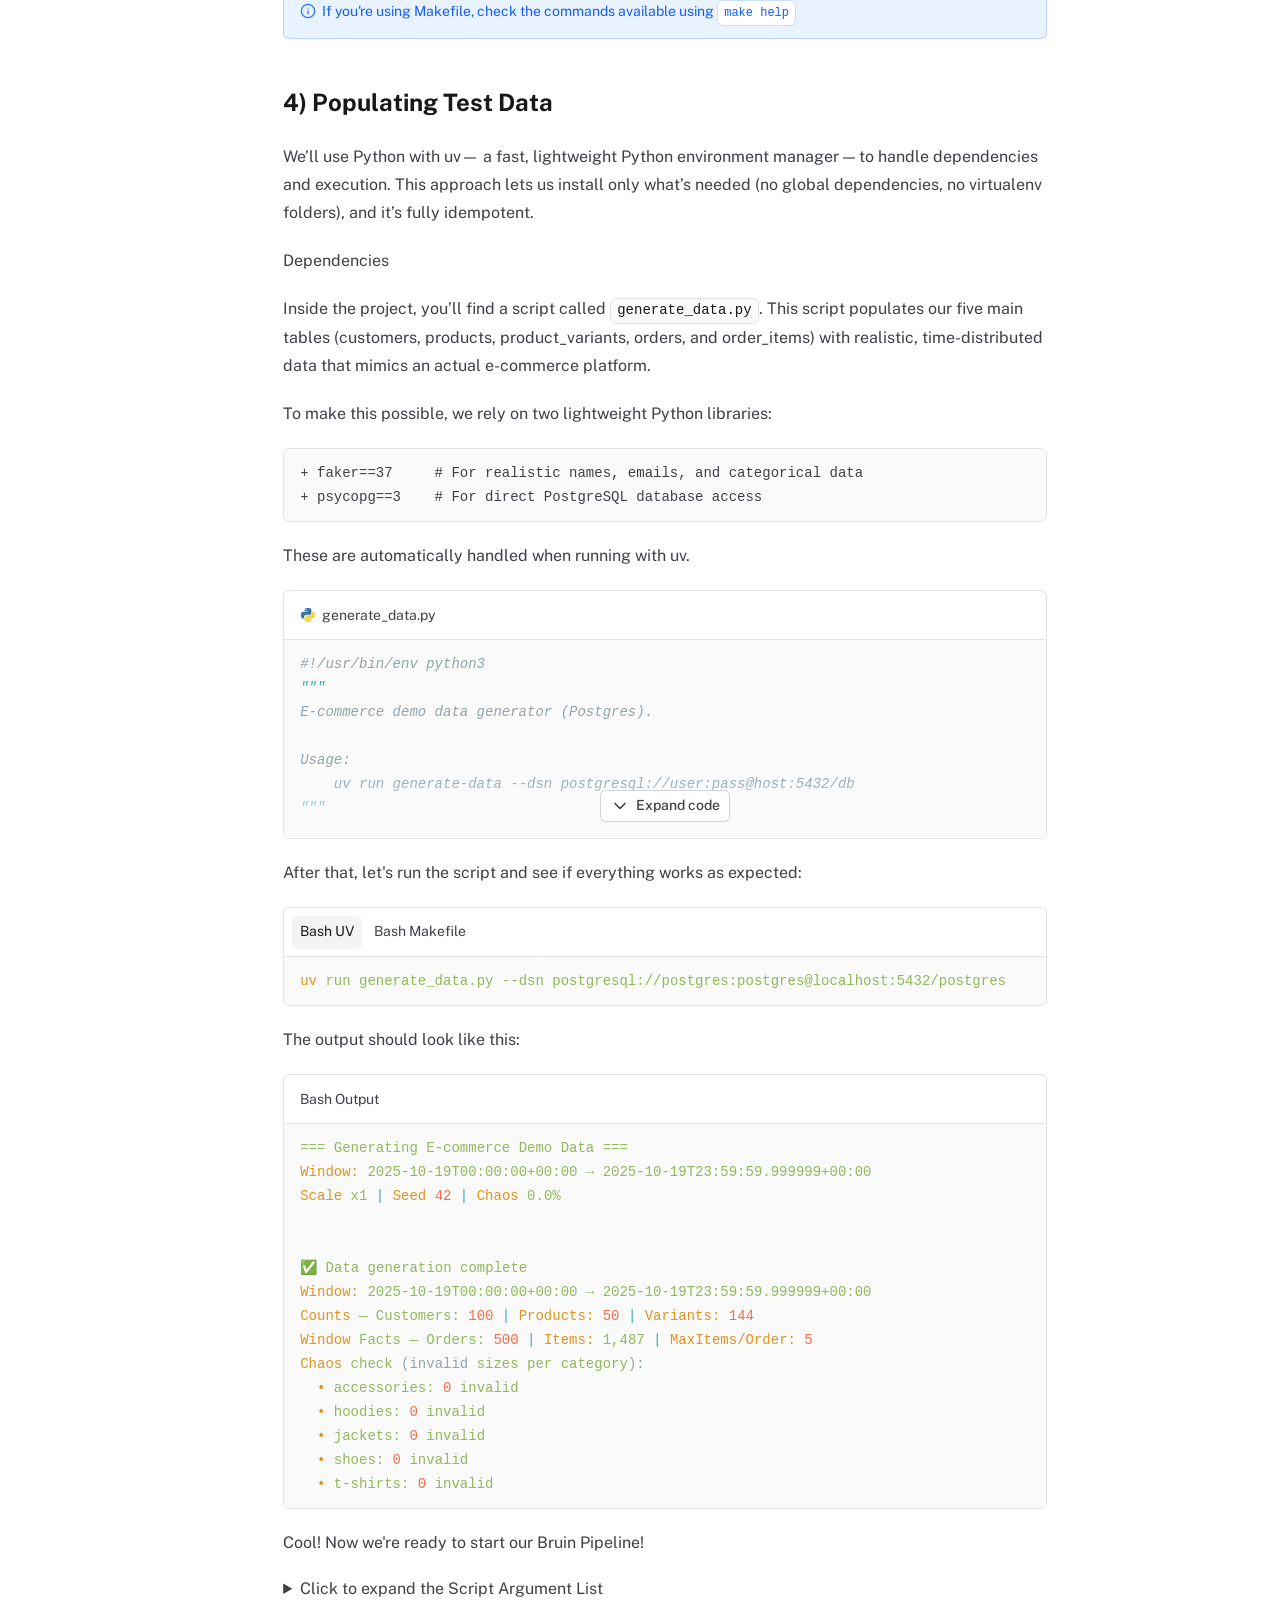
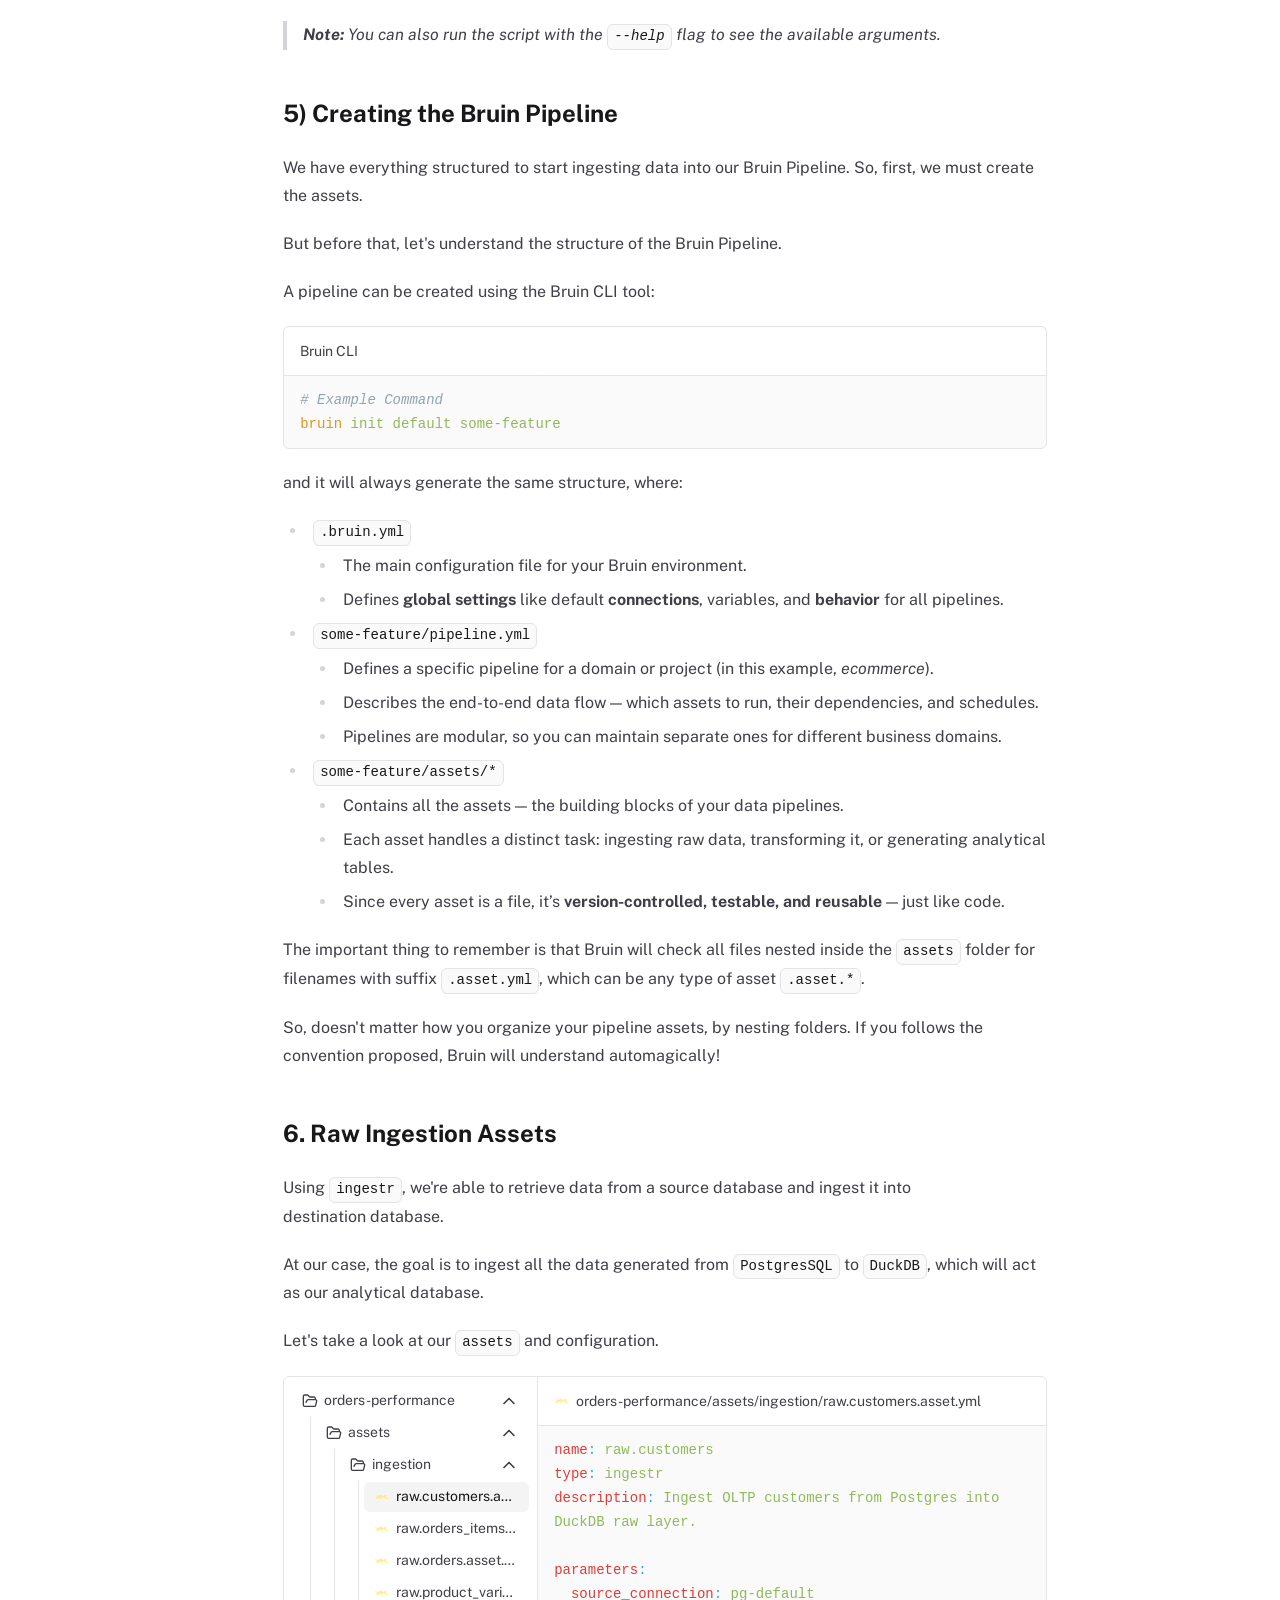
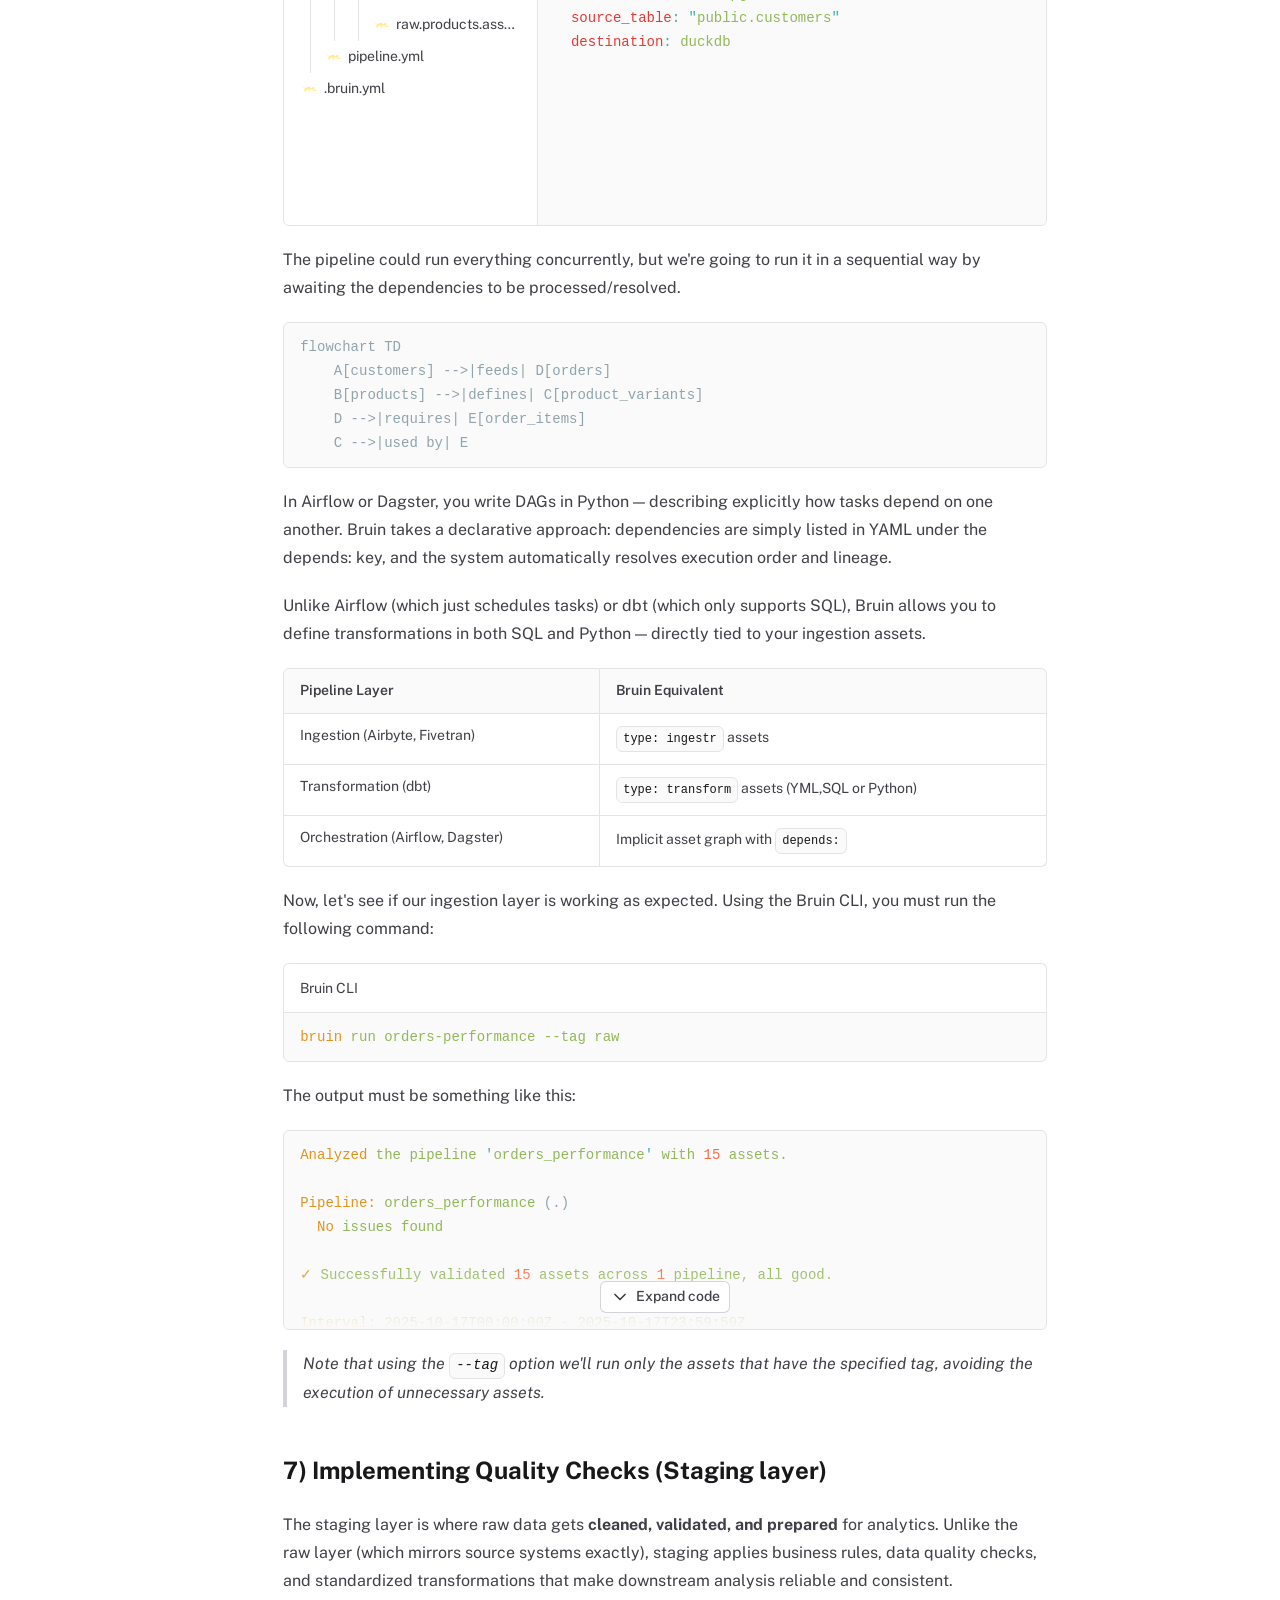
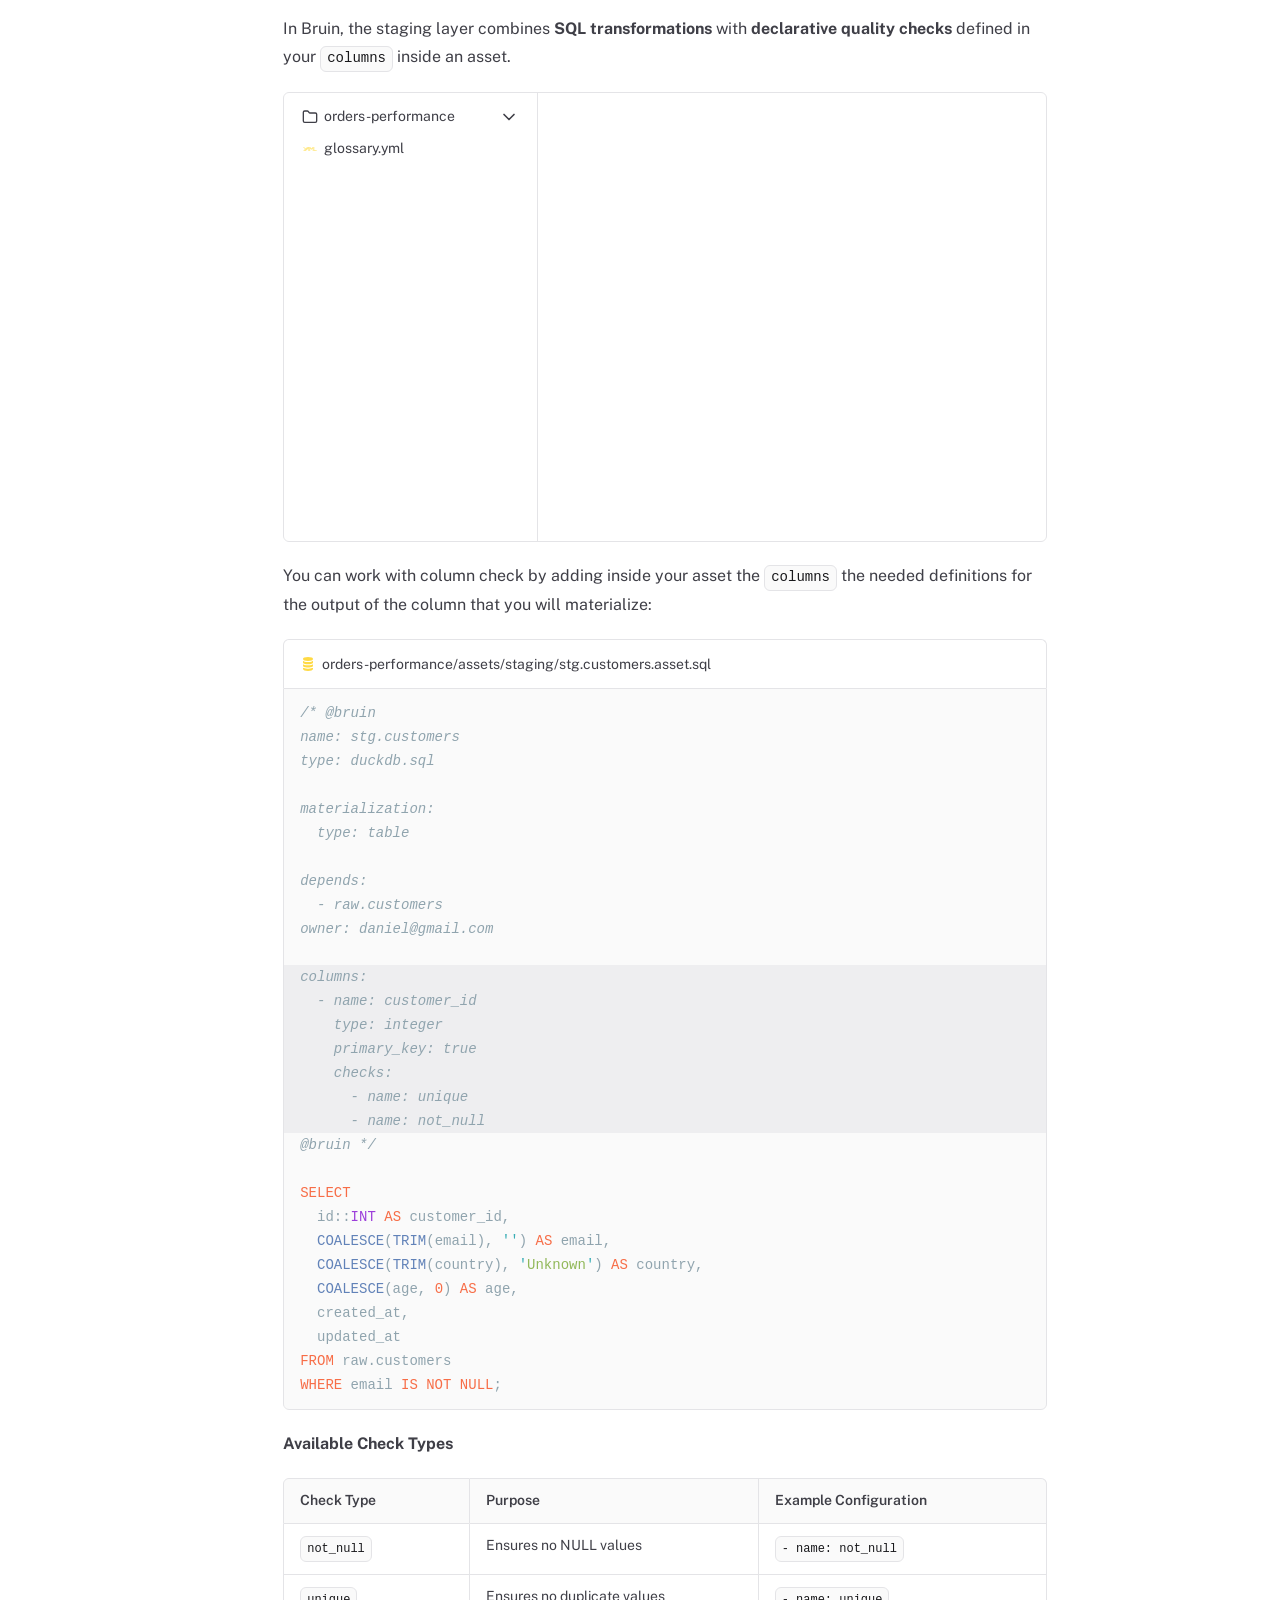
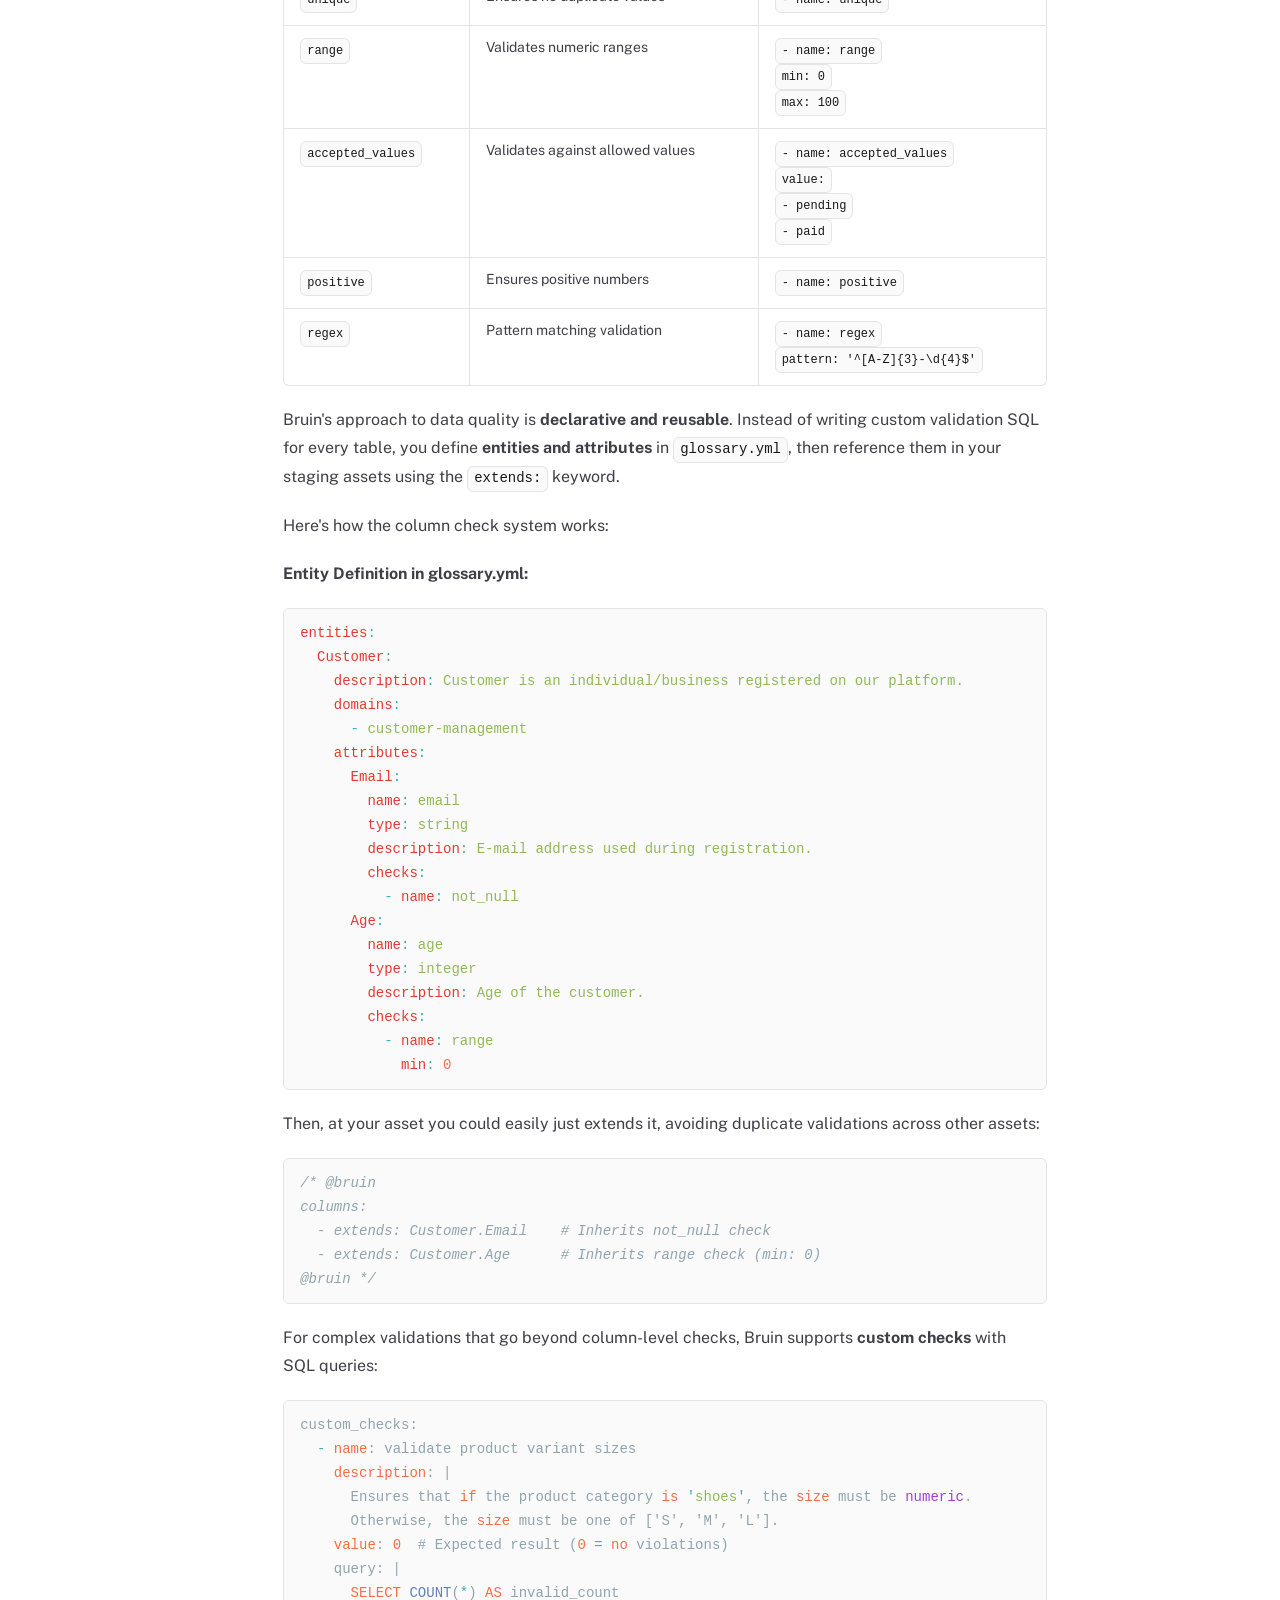
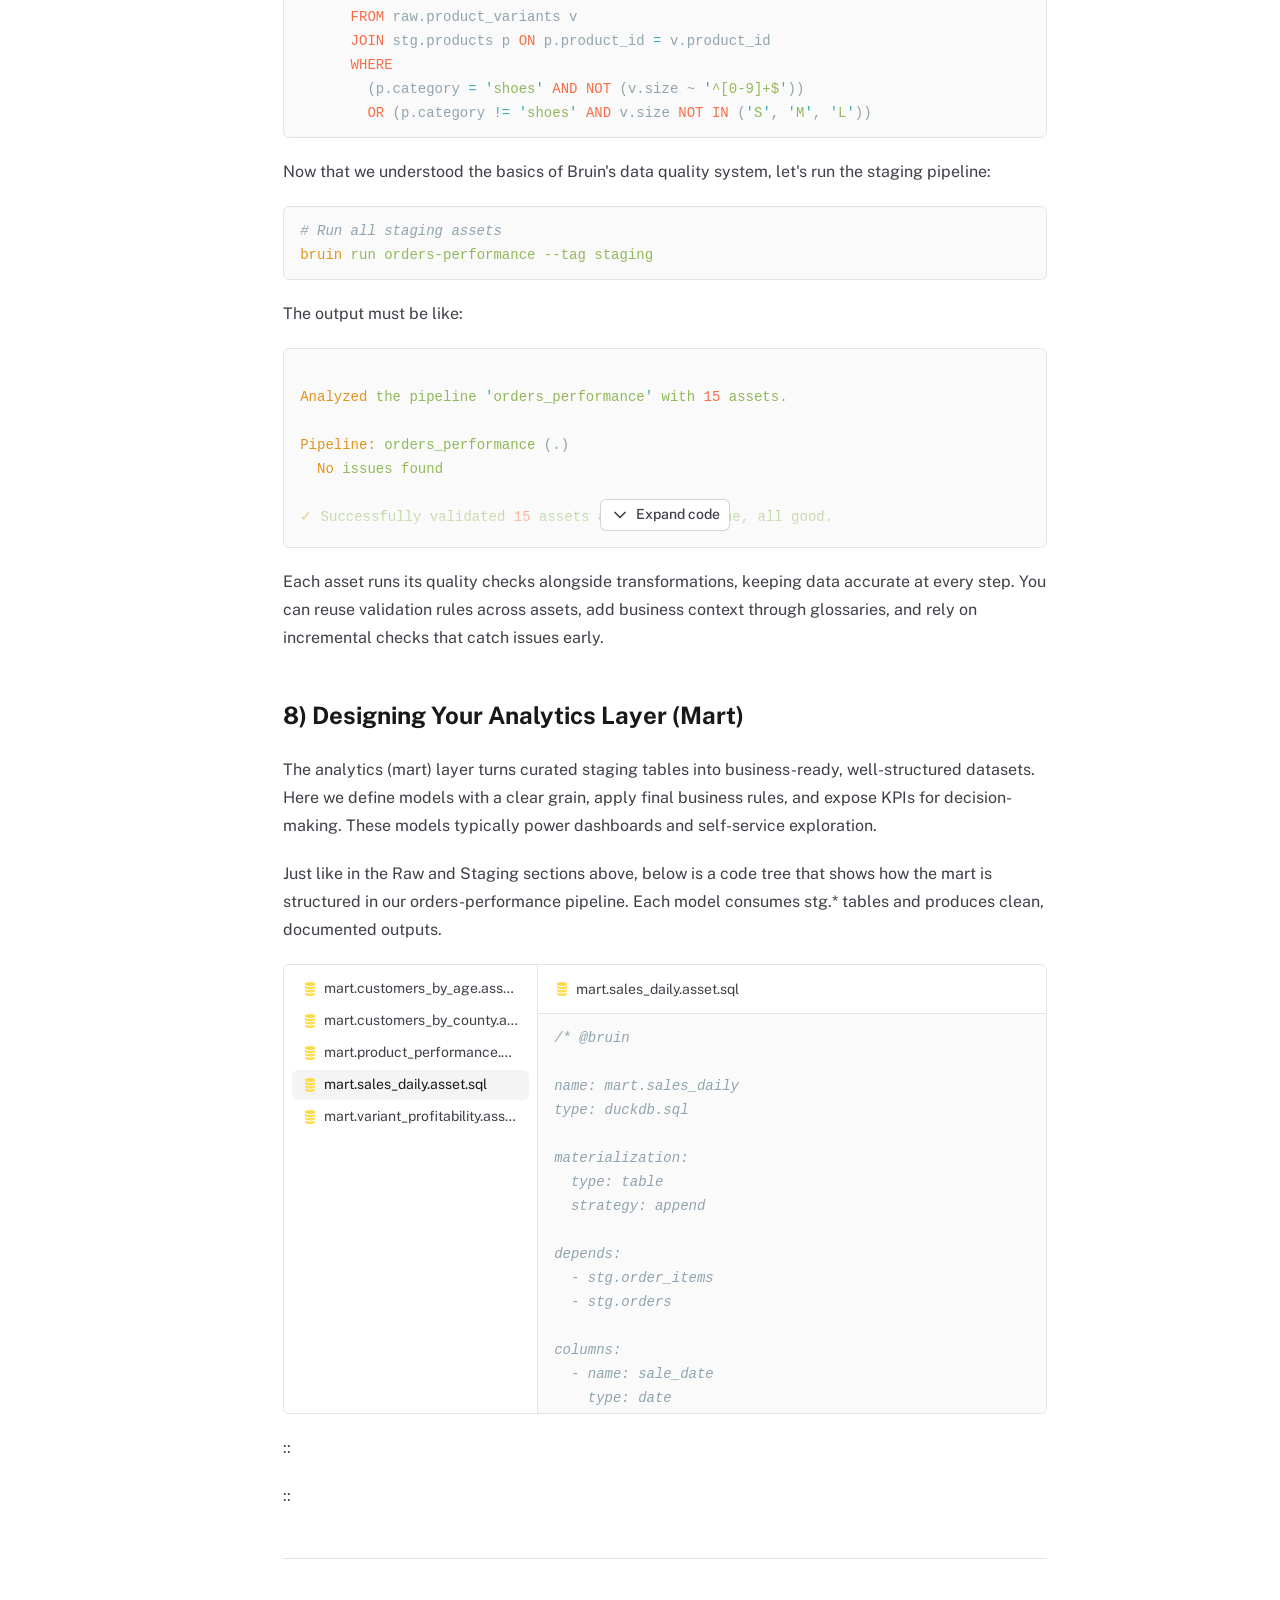
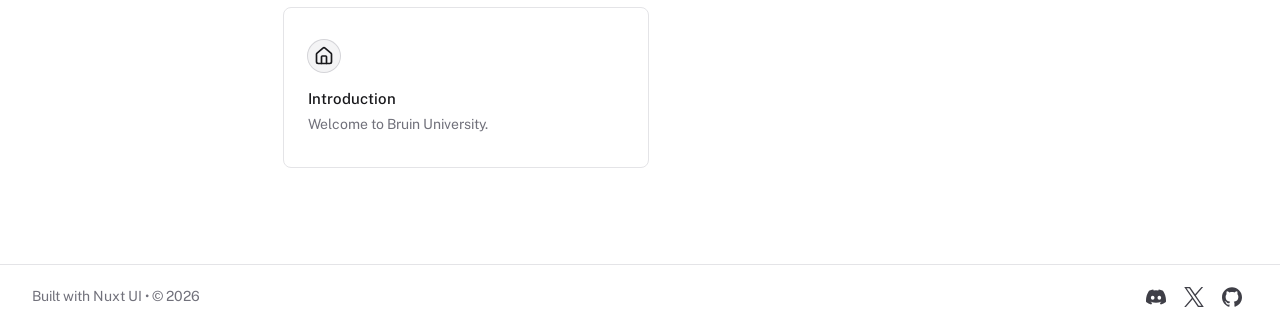
<file: tutorials/ecommerce-pipeline.html>
<!DOCTYPE html><html  lang="en"><head><meta charset="utf-8"><meta name="viewport" content="width=device-width, initial-scale=1"><style id="nuxt-ui-colors">@layer base {
  :root {
  --ui-color-primary-50: var(--color-green-50, oklch(98.2% 0.018 155.826));
  --ui-color-primary-100: var(--color-green-100, oklch(96.2% 0.044 156.743));
  --ui-color-primary-200: var(--color-green-200, oklch(92.5% 0.084 155.995));
  --ui-color-primary-300: var(--color-green-300, oklch(87.1% 0.15 154.449));
  --ui-color-primary-400: var(--color-green-400, oklch(79.2% 0.209 151.711));
  --ui-color-primary-500: var(--color-green-500, oklch(72.3% 0.219 149.579));
  --ui-color-primary-600: var(--color-green-600, oklch(62.7% 0.194 149.214));
  --ui-color-primary-700: var(--color-green-700, oklch(52.7% 0.154 150.069));
  --ui-color-primary-800: var(--color-green-800, oklch(44.8% 0.119 151.328));
  --ui-color-primary-900: var(--color-green-900, oklch(39.3% 0.095 152.535));
  --ui-color-primary-950: var(--color-green-950, oklch(26.6% 0.065 152.934));
  --ui-color-secondary-50: var(--color-blue-50, oklch(97% 0.014 254.604));
  --ui-color-secondary-100: var(--color-blue-100, oklch(93.2% 0.032 255.585));
  --ui-color-secondary-200: var(--color-blue-200, oklch(88.2% 0.059 254.128));
  --ui-color-secondary-300: var(--color-blue-300, oklch(80.9% 0.105 251.813));
  --ui-color-secondary-400: var(--color-blue-400, oklch(70.7% 0.165 254.624));
  --ui-color-secondary-500: var(--color-blue-500, oklch(62.3% 0.214 259.815));
  --ui-color-secondary-600: var(--color-blue-600, oklch(54.6% 0.245 262.881));
  --ui-color-secondary-700: var(--color-blue-700, oklch(48.8% 0.243 264.376));
  --ui-color-secondary-800: var(--color-blue-800, oklch(42.4% 0.199 265.638));
  --ui-color-secondary-900: var(--color-blue-900, oklch(37.9% 0.146 265.522));
  --ui-color-secondary-950: var(--color-blue-950, oklch(28.2% 0.091 267.935));
  --ui-color-success-50: var(--color-green-50, oklch(98.2% 0.018 155.826));
  --ui-color-success-100: var(--color-green-100, oklch(96.2% 0.044 156.743));
  --ui-color-success-200: var(--color-green-200, oklch(92.5% 0.084 155.995));
  --ui-color-success-300: var(--color-green-300, oklch(87.1% 0.15 154.449));
  --ui-color-success-400: var(--color-green-400, oklch(79.2% 0.209 151.711));
  --ui-color-success-500: var(--color-green-500, oklch(72.3% 0.219 149.579));
  --ui-color-success-600: var(--color-green-600, oklch(62.7% 0.194 149.214));
  --ui-color-success-700: var(--color-green-700, oklch(52.7% 0.154 150.069));
  --ui-color-success-800: var(--color-green-800, oklch(44.8% 0.119 151.328));
  --ui-color-success-900: var(--color-green-900, oklch(39.3% 0.095 152.535));
  --ui-color-success-950: var(--color-green-950, oklch(26.6% 0.065 152.934));
  --ui-color-info-50: var(--color-blue-50, oklch(97% 0.014 254.604));
  --ui-color-info-100: var(--color-blue-100, oklch(93.2% 0.032 255.585));
  --ui-color-info-200: var(--color-blue-200, oklch(88.2% 0.059 254.128));
  --ui-color-info-300: var(--color-blue-300, oklch(80.9% 0.105 251.813));
  --ui-color-info-400: var(--color-blue-400, oklch(70.7% 0.165 254.624));
  --ui-color-info-500: var(--color-blue-500, oklch(62.3% 0.214 259.815));
  --ui-color-info-600: var(--color-blue-600, oklch(54.6% 0.245 262.881));
  --ui-color-info-700: var(--color-blue-700, oklch(48.8% 0.243 264.376));
  --ui-color-info-800: var(--color-blue-800, oklch(42.4% 0.199 265.638));
  --ui-color-info-900: var(--color-blue-900, oklch(37.9% 0.146 265.522));
  --ui-color-info-950: var(--color-blue-950, oklch(28.2% 0.091 267.935));
  --ui-color-warning-50: var(--color-yellow-50, oklch(98.7% 0.026 102.212));
  --ui-color-warning-100: var(--color-yellow-100, oklch(97.3% 0.071 103.193));
  --ui-color-warning-200: var(--color-yellow-200, oklch(94.5% 0.129 101.54));
  --ui-color-warning-300: var(--color-yellow-300, oklch(90.5% 0.182 98.111));
  --ui-color-warning-400: var(--color-yellow-400, oklch(85.2% 0.199 91.936));
  --ui-color-warning-500: var(--color-yellow-500, oklch(79.5% 0.184 86.047));
  --ui-color-warning-600: var(--color-yellow-600, oklch(68.1% 0.162 75.834));
  --ui-color-warning-700: var(--color-yellow-700, oklch(55.4% 0.135 66.442));
  --ui-color-warning-800: var(--color-yellow-800, oklch(47.6% 0.114 61.907));
  --ui-color-warning-900: var(--color-yellow-900, oklch(42.1% 0.095 57.708));
  --ui-color-warning-950: var(--color-yellow-950, oklch(28.6% 0.066 53.813));
  --ui-color-error-50: var(--color-red-50, oklch(97.1% 0.013 17.38));
  --ui-color-error-100: var(--color-red-100, oklch(93.6% 0.032 17.717));
  --ui-color-error-200: var(--color-red-200, oklch(88.5% 0.062 18.334));
  --ui-color-error-300: var(--color-red-300, oklch(80.8% 0.114 19.571));
  --ui-color-error-400: var(--color-red-400, oklch(70.4% 0.191 22.216));
  --ui-color-error-500: var(--color-red-500, oklch(63.7% 0.237 25.331));
  --ui-color-error-600: var(--color-red-600, oklch(57.7% 0.245 27.325));
  --ui-color-error-700: var(--color-red-700, oklch(50.5% 0.213 27.518));
  --ui-color-error-800: var(--color-red-800, oklch(44.4% 0.177 26.899));
  --ui-color-error-900: var(--color-red-900, oklch(39.6% 0.141 25.723));
  --ui-color-error-950: var(--color-red-950, oklch(25.8% 0.092 26.042));
  --ui-color-neutral-50: var(--color-zinc-50, oklch(98.5% 0 0));
  --ui-color-neutral-100: var(--color-zinc-100, oklch(96.7% 0.001 286.375));
  --ui-color-neutral-200: var(--color-zinc-200, oklch(92% 0.004 286.32));
  --ui-color-neutral-300: var(--color-zinc-300, oklch(87.1% 0.006 286.286));
  --ui-color-neutral-400: var(--color-zinc-400, oklch(70.5% 0.015 286.067));
  --ui-color-neutral-500: var(--color-zinc-500, oklch(55.2% 0.016 285.938));
  --ui-color-neutral-600: var(--color-zinc-600, oklch(44.2% 0.017 285.786));
  --ui-color-neutral-700: var(--color-zinc-700, oklch(37% 0.013 285.805));
  --ui-color-neutral-800: var(--color-zinc-800, oklch(27.4% 0.006 286.033));
  --ui-color-neutral-900: var(--color-zinc-900, oklch(21% 0.006 285.885));
  --ui-color-neutral-950: var(--color-zinc-950, oklch(14.1% 0.005 285.823));
  }
  :root, .light {
  --ui-primary: var(--ui-color-primary-500);
  --ui-secondary: var(--ui-color-secondary-500);
  --ui-success: var(--ui-color-success-500);
  --ui-info: var(--ui-color-info-500);
  --ui-warning: var(--ui-color-warning-500);
  --ui-error: var(--ui-color-error-500);
  }
  .dark {
  --ui-primary: var(--ui-color-primary-400);
  --ui-secondary: var(--ui-color-secondary-400);
  --ui-success: var(--ui-color-success-400);
  --ui-info: var(--ui-color-info-400);
  --ui-warning: var(--ui-color-warning-400);
  --ui-error: var(--ui-color-error-400);
  }
}</style><script type="importmap">{"imports":{"#entry":"/_nuxt/krPQEBAk.js"}}</script><title>E-commerce Showcase - Nuxt Docs Template</title><style>/*! tailwindcss v4.1.14 | MIT License | https://tailwindcss.com */.shiki span.line{display:block}.shiki span.line.highlight{background-color:var(--ui-bg-accented);margin:0 -16px;padding:0 16px}@supports (color:color-mix(in lab,red,red)){.shiki span.line.highlight{background-color:color-mix(in oklab,var(--ui-bg-accented)50%,transparent)}}</style><link rel="stylesheet" href="/_nuxt/entry.DhJTFatc.css" crossorigin><style>@layer components {:where(.i-lucide\:arrow-up-right){display:inline-block;width:1em;height:1em;background-color:currentColor;-webkit-mask-image:var(--svg);mask-image:var(--svg);-webkit-mask-repeat:no-repeat;mask-repeat:no-repeat;-webkit-mask-size:100% 100%;mask-size:100% 100%;--svg:url("data:image/svg+xml,%3Csvg xmlns='http://www.w3.org/2000/svg' viewBox='0 0 24 24' width='24' height='24'%3E%3Cpath fill='none' stroke='black' stroke-linecap='round' stroke-linejoin='round' stroke-width='2' d='M7 7h10v10M7 17L17 7'/%3E%3C/svg%3E")}:where(.i-lucide\:book-open){display:inline-block;width:1em;height:1em;background-color:currentColor;-webkit-mask-image:var(--svg);mask-image:var(--svg);-webkit-mask-repeat:no-repeat;mask-repeat:no-repeat;-webkit-mask-size:100% 100%;mask-size:100% 100%;--svg:url("data:image/svg+xml,%3Csvg xmlns='http://www.w3.org/2000/svg' viewBox='0 0 24 24' width='24' height='24'%3E%3Cpath fill='none' stroke='black' stroke-linecap='round' stroke-linejoin='round' stroke-width='2' d='M12 7v14m-9-3a1 1 0 0 1-1-1V4a1 1 0 0 1 1-1h5a4 4 0 0 1 4 4a4 4 0 0 1 4-4h5a1 1 0 0 1 1 1v13a1 1 0 0 1-1 1h-6a3 3 0 0 0-3 3a3 3 0 0 0-3-3z'/%3E%3C/svg%3E")}:where(.i-lucide\:chevron-down){display:inline-block;width:1em;height:1em;background-color:currentColor;-webkit-mask-image:var(--svg);mask-image:var(--svg);-webkit-mask-repeat:no-repeat;mask-repeat:no-repeat;-webkit-mask-size:100% 100%;mask-size:100% 100%;--svg:url("data:image/svg+xml,%3Csvg xmlns='http://www.w3.org/2000/svg' viewBox='0 0 24 24' width='24' height='24'%3E%3Cpath fill='none' stroke='black' stroke-linecap='round' stroke-linejoin='round' stroke-width='2' d='m6 9l6 6l6-6'/%3E%3C/svg%3E")}:where(.i-lucide\:copy){display:inline-block;width:1em;height:1em;background-color:currentColor;-webkit-mask-image:var(--svg);mask-image:var(--svg);-webkit-mask-repeat:no-repeat;mask-repeat:no-repeat;-webkit-mask-size:100% 100%;mask-size:100% 100%;--svg:url("data:image/svg+xml,%3Csvg xmlns='http://www.w3.org/2000/svg' viewBox='0 0 24 24' width='24' height='24'%3E%3Cg fill='none' stroke='black' stroke-linecap='round' stroke-linejoin='round' stroke-width='2'%3E%3Crect width='14' height='14' x='8' y='8' rx='2' ry='2'/%3E%3Cpath d='M4 16c-1.1 0-2-.9-2-2V4c0-1.1.9-2 2-2h10c1.1 0 2 .9 2 2'/%3E%3C/g%3E%3C/svg%3E")}:where(.i-lucide\:external-link){display:inline-block;width:1em;height:1em;background-color:currentColor;-webkit-mask-image:var(--svg);mask-image:var(--svg);-webkit-mask-repeat:no-repeat;mask-repeat:no-repeat;-webkit-mask-size:100% 100%;mask-size:100% 100%;--svg:url("data:image/svg+xml,%3Csvg xmlns='http://www.w3.org/2000/svg' viewBox='0 0 24 24' width='24' height='24'%3E%3Cpath fill='none' stroke='black' stroke-linecap='round' stroke-linejoin='round' stroke-width='2' d='M15 3h6v6m-11 5L21 3m-3 10v6a2 2 0 0 1-2 2H5a2 2 0 0 1-2-2V8a2 2 0 0 1 2-2h6'/%3E%3C/svg%3E")}:where(.i-lucide\:folder){display:inline-block;width:1em;height:1em;background-color:currentColor;-webkit-mask-image:var(--svg);mask-image:var(--svg);-webkit-mask-repeat:no-repeat;mask-repeat:no-repeat;-webkit-mask-size:100% 100%;mask-size:100% 100%;--svg:url("data:image/svg+xml,%3Csvg xmlns='http://www.w3.org/2000/svg' viewBox='0 0 24 24' width='24' height='24'%3E%3Cpath fill='none' stroke='black' stroke-linecap='round' stroke-linejoin='round' stroke-width='2' d='M20 20a2 2 0 0 0 2-2V8a2 2 0 0 0-2-2h-7.9a2 2 0 0 1-1.69-.9L9.6 3.9A2 2 0 0 0 7.93 3H4a2 2 0 0 0-2 2v13a2 2 0 0 0 2 2Z'/%3E%3C/svg%3E")}:where(.i-lucide\:folder-open){display:inline-block;width:1em;height:1em;background-color:currentColor;-webkit-mask-image:var(--svg);mask-image:var(--svg);-webkit-mask-repeat:no-repeat;mask-repeat:no-repeat;-webkit-mask-size:100% 100%;mask-size:100% 100%;--svg:url("data:image/svg+xml,%3Csvg xmlns='http://www.w3.org/2000/svg' viewBox='0 0 24 24' width='24' height='24'%3E%3Cpath fill='none' stroke='black' stroke-linecap='round' stroke-linejoin='round' stroke-width='2' d='m6 14l1.5-2.9A2 2 0 0 1 9.24 10H20a2 2 0 0 1 1.94 2.5l-1.54 6a2 2 0 0 1-1.95 1.5H4a2 2 0 0 1-2-2V5a2 2 0 0 1 2-2h3.9a2 2 0 0 1 1.69.9l.81 1.2a2 2 0 0 0 1.67.9H18a2 2 0 0 1 2 2v2'/%3E%3C/svg%3E")}:where(.i-lucide\:hash){display:inline-block;width:1em;height:1em;background-color:currentColor;-webkit-mask-image:var(--svg);mask-image:var(--svg);-webkit-mask-repeat:no-repeat;mask-repeat:no-repeat;-webkit-mask-size:100% 100%;mask-size:100% 100%;--svg:url("data:image/svg+xml,%3Csvg xmlns='http://www.w3.org/2000/svg' viewBox='0 0 24 24' width='24' height='24'%3E%3Cpath fill='none' stroke='black' stroke-linecap='round' stroke-linejoin='round' stroke-width='2' d='M4 9h16M4 15h16M10 3L8 21m8-18l-2 18'/%3E%3C/svg%3E")}:where(.i-lucide\:house){display:inline-block;width:1em;height:1em;background-color:currentColor;-webkit-mask-image:var(--svg);mask-image:var(--svg);-webkit-mask-repeat:no-repeat;mask-repeat:no-repeat;-webkit-mask-size:100% 100%;mask-size:100% 100%;--svg:url("data:image/svg+xml,%3Csvg xmlns='http://www.w3.org/2000/svg' viewBox='0 0 24 24' width='24' height='24'%3E%3Cg fill='none' stroke='black' stroke-linecap='round' stroke-linejoin='round' stroke-width='2'%3E%3Cpath d='M15 21v-8a1 1 0 0 0-1-1h-4a1 1 0 0 0-1 1v8'/%3E%3Cpath d='M3 10a2 2 0 0 1 .709-1.528l7-6a2 2 0 0 1 2.582 0l7 6A2 2 0 0 1 21 10v9a2 2 0 0 1-2 2H5a2 2 0 0 1-2-2z'/%3E%3C/g%3E%3C/svg%3E")}:where(.i-lucide\:info){display:inline-block;width:1em;height:1em;background-color:currentColor;-webkit-mask-image:var(--svg);mask-image:var(--svg);-webkit-mask-repeat:no-repeat;mask-repeat:no-repeat;-webkit-mask-size:100% 100%;mask-size:100% 100%;--svg:url("data:image/svg+xml,%3Csvg xmlns='http://www.w3.org/2000/svg' viewBox='0 0 24 24' width='24' height='24'%3E%3Cg fill='none' stroke='black' stroke-linecap='round' stroke-linejoin='round' stroke-width='2'%3E%3Ccircle cx='12' cy='12' r='10'/%3E%3Cpath d='M12 16v-4m0-4h.01'/%3E%3C/g%3E%3C/svg%3E")}:where(.i-lucide\:menu){display:inline-block;width:1em;height:1em;background-color:currentColor;-webkit-mask-image:var(--svg);mask-image:var(--svg);-webkit-mask-repeat:no-repeat;mask-repeat:no-repeat;-webkit-mask-size:100% 100%;mask-size:100% 100%;--svg:url("data:image/svg+xml,%3Csvg xmlns='http://www.w3.org/2000/svg' viewBox='0 0 24 24' width='24' height='24'%3E%3Cpath fill='none' stroke='black' stroke-linecap='round' stroke-linejoin='round' stroke-width='2' d='M4 5h16M4 12h16M4 19h16'/%3E%3C/svg%3E")}:where(.i-lucide\:search){display:inline-block;width:1em;height:1em;background-color:currentColor;-webkit-mask-image:var(--svg);mask-image:var(--svg);-webkit-mask-repeat:no-repeat;mask-repeat:no-repeat;-webkit-mask-size:100% 100%;mask-size:100% 100%;--svg:url("data:image/svg+xml,%3Csvg xmlns='http://www.w3.org/2000/svg' viewBox='0 0 24 24' width='24' height='24'%3E%3Cg fill='none' stroke='black' stroke-linecap='round' stroke-linejoin='round' stroke-width='2'%3E%3Cpath d='m21 21l-4.34-4.34'/%3E%3Ccircle cx='11' cy='11' r='8'/%3E%3C/g%3E%3C/svg%3E")}:where(.i-lucide\:shopping-cart){display:inline-block;width:1em;height:1em;background-color:currentColor;-webkit-mask-image:var(--svg);mask-image:var(--svg);-webkit-mask-repeat:no-repeat;mask-repeat:no-repeat;-webkit-mask-size:100% 100%;mask-size:100% 100%;--svg:url("data:image/svg+xml,%3Csvg xmlns='http://www.w3.org/2000/svg' viewBox='0 0 24 24' width='24' height='24'%3E%3Cg fill='none' stroke='black' stroke-linecap='round' stroke-linejoin='round' stroke-width='2'%3E%3Ccircle cx='8' cy='21' r='1'/%3E%3Ccircle cx='19' cy='21' r='1'/%3E%3Cpath d='M2.05 2.05h2l2.66 12.42a2 2 0 0 0 2 1.58h9.78a2 2 0 0 0 1.95-1.57l1.65-7.43H5.12'/%3E%3C/g%3E%3C/svg%3E")}:where(.i-lucide\:star){display:inline-block;width:1em;height:1em;background-color:currentColor;-webkit-mask-image:var(--svg);mask-image:var(--svg);-webkit-mask-repeat:no-repeat;mask-repeat:no-repeat;-webkit-mask-size:100% 100%;mask-size:100% 100%;--svg:url("data:image/svg+xml,%3Csvg xmlns='http://www.w3.org/2000/svg' viewBox='0 0 24 24' width='24' height='24'%3E%3Cpath fill='none' stroke='black' stroke-linecap='round' stroke-linejoin='round' stroke-width='2' d='M11.525 2.295a.53.53 0 0 1 .95 0l2.31 4.679a2.12 2.12 0 0 0 1.595 1.16l5.166.756a.53.53 0 0 1 .294.904l-3.736 3.638a2.12 2.12 0 0 0-.611 1.878l.882 5.14a.53.53 0 0 1-.771.56l-4.618-2.428a2.12 2.12 0 0 0-1.973 0L6.396 21.01a.53.53 0 0 1-.77-.56l.881-5.139a2.12 2.12 0 0 0-.611-1.879L2.16 9.795a.53.53 0 0 1 .294-.906l5.165-.755a2.12 2.12 0 0 0 1.597-1.16z'/%3E%3C/svg%3E")}:where(.i-simple-icons\:discord){display:inline-block;width:1em;height:1em;background-color:currentColor;-webkit-mask-image:var(--svg);mask-image:var(--svg);-webkit-mask-repeat:no-repeat;mask-repeat:no-repeat;-webkit-mask-size:100% 100%;mask-size:100% 100%;--svg:url("data:image/svg+xml,%3Csvg xmlns='http://www.w3.org/2000/svg' viewBox='0 0 24 24' width='24' height='24'%3E%3Cpath fill='black' d='M20.317 4.37a19.8 19.8 0 0 0-4.885-1.515a.074.074 0 0 0-.079.037c-.21.375-.444.864-.608 1.25a18.3 18.3 0 0 0-5.487 0a13 13 0 0 0-.617-1.25a.08.08 0 0 0-.079-.037A19.7 19.7 0 0 0 3.677 4.37a.1.1 0 0 0-.032.027C.533 9.046-.32 13.58.099 18.057a.08.08 0 0 0 .031.057a19.9 19.9 0 0 0 5.993 3.03a.08.08 0 0 0 .084-.028a14 14 0 0 0 1.226-1.994a.076.076 0 0 0-.041-.106a13 13 0 0 1-1.872-.892a.077.077 0 0 1-.008-.128a10 10 0 0 0 .372-.292a.07.07 0 0 1 .077-.01c3.928 1.793 8.18 1.793 12.062 0a.07.07 0 0 1 .078.01q.181.149.373.292a.077.077 0 0 1-.006.127a12.3 12.3 0 0 1-1.873.892a.077.077 0 0 0-.041.107c.36.698.772 1.362 1.225 1.993a.08.08 0 0 0 .084.028a19.8 19.8 0 0 0 6.002-3.03a.08.08 0 0 0 .032-.054c.5-5.177-.838-9.674-3.549-13.66a.06.06 0 0 0-.031-.03M8.02 15.33c-1.182 0-2.157-1.085-2.157-2.419c0-1.333.956-2.419 2.157-2.419c1.21 0 2.176 1.096 2.157 2.42c0 1.333-.956 2.418-2.157 2.418m7.975 0c-1.183 0-2.157-1.085-2.157-2.419c0-1.333.955-2.419 2.157-2.419c1.21 0 2.176 1.096 2.157 2.42c0 1.333-.946 2.418-2.157 2.418'/%3E%3C/svg%3E")}:where(.i-simple-icons\:github){display:inline-block;width:1em;height:1em;background-color:currentColor;-webkit-mask-image:var(--svg);mask-image:var(--svg);-webkit-mask-repeat:no-repeat;mask-repeat:no-repeat;-webkit-mask-size:100% 100%;mask-size:100% 100%;--svg:url("data:image/svg+xml,%3Csvg xmlns='http://www.w3.org/2000/svg' viewBox='0 0 24 24' width='24' height='24'%3E%3Cpath fill='black' d='M12 .297c-6.63 0-12 5.373-12 12c0 5.303 3.438 9.8 8.205 11.385c.6.113.82-.258.82-.577c0-.285-.01-1.04-.015-2.04c-3.338.724-4.042-1.61-4.042-1.61C4.422 18.07 3.633 17.7 3.633 17.7c-1.087-.744.084-.729.084-.729c1.205.084 1.838 1.236 1.838 1.236c1.07 1.835 2.809 1.305 3.495.998c.108-.776.417-1.305.76-1.605c-2.665-.3-5.466-1.332-5.466-5.93c0-1.31.465-2.38 1.235-3.22c-.135-.303-.54-1.523.105-3.176c0 0 1.005-.322 3.3 1.23c.96-.267 1.98-.399 3-.405c1.02.006 2.04.138 3 .405c2.28-1.552 3.285-1.23 3.285-1.23c.645 1.653.24 2.873.12 3.176c.765.84 1.23 1.91 1.23 3.22c0 4.61-2.805 5.625-5.475 5.92c.42.36.81 1.096.81 2.22c0 1.606-.015 2.896-.015 3.286c0 .315.21.69.825.57C20.565 22.092 24 17.592 24 12.297c0-6.627-5.373-12-12-12'/%3E%3C/svg%3E")}:where(.i-simple-icons\:x){display:inline-block;width:1em;height:1em;background-color:currentColor;-webkit-mask-image:var(--svg);mask-image:var(--svg);-webkit-mask-repeat:no-repeat;mask-repeat:no-repeat;-webkit-mask-size:100% 100%;mask-size:100% 100%;--svg:url("data:image/svg+xml,%3Csvg xmlns='http://www.w3.org/2000/svg' viewBox='0 0 24 24' width='24' height='24'%3E%3Cpath fill='black' d='M14.234 10.162L22.977 0h-2.072l-7.591 8.824L7.251 0H.258l9.168 13.343L.258 24H2.33l8.016-9.318L16.749 24h6.993zm-2.837 3.299l-.929-1.329L3.076 1.56h3.182l5.965 8.532l.929 1.329l7.754 11.09h-3.182z'/%3E%3C/svg%3E")}:where(.i-tabler\:chart-bar){display:inline-block;width:1em;height:1em;background-color:currentColor;-webkit-mask-image:var(--svg);mask-image:var(--svg);-webkit-mask-repeat:no-repeat;mask-repeat:no-repeat;-webkit-mask-size:100% 100%;mask-size:100% 100%;--svg:url("data:image/svg+xml,%3Csvg xmlns='http://www.w3.org/2000/svg' viewBox='0 0 24 24' width='24' height='24'%3E%3Cpath fill='none' stroke='black' stroke-linecap='round' stroke-linejoin='round' stroke-width='2' d='M3 13a1 1 0 0 1 1-1h4a1 1 0 0 1 1 1v6a1 1 0 0 1-1 1H4a1 1 0 0 1-1-1zm12-4a1 1 0 0 1 1-1h4a1 1 0 0 1 1 1v10a1 1 0 0 1-1 1h-4a1 1 0 0 1-1-1zM9 5a1 1 0 0 1 1-1h4a1 1 0 0 1 1 1v14a1 1 0 0 1-1 1h-4a1 1 0 0 1-1-1zM4 20h14'/%3E%3C/svg%3E")}:where(.i-tabler\:database-import){display:inline-block;width:1em;height:1em;background-color:currentColor;-webkit-mask-image:var(--svg);mask-image:var(--svg);-webkit-mask-repeat:no-repeat;mask-repeat:no-repeat;-webkit-mask-size:100% 100%;mask-size:100% 100%;--svg:url("data:image/svg+xml,%3Csvg xmlns='http://www.w3.org/2000/svg' viewBox='0 0 24 24' width='24' height='24'%3E%3Cg fill='none' stroke='black' stroke-linecap='round' stroke-linejoin='round' stroke-width='2'%3E%3Cpath d='M4 6c0 1.657 3.582 3 8 3s8-1.343 8-3s-3.582-3-8-3s-8 1.343-8 3'/%3E%3Cpath d='M4 6v6c0 1.657 3.582 3 8 3c.856 0 1.68-.05 2.454-.144M20 12V6'/%3E%3Cpath d='M4 12v6c0 1.657 3.582 3 8 3q.256 0 .51-.006M19 22v-6m3 3l-3-3l-3 3'/%3E%3C/g%3E%3C/svg%3E")}:where(.i-tabler\:shield-check){display:inline-block;width:1em;height:1em;background-color:currentColor;-webkit-mask-image:var(--svg);mask-image:var(--svg);-webkit-mask-repeat:no-repeat;mask-repeat:no-repeat;-webkit-mask-size:100% 100%;mask-size:100% 100%;--svg:url("data:image/svg+xml,%3Csvg xmlns='http://www.w3.org/2000/svg' viewBox='0 0 24 24' width='24' height='24'%3E%3Cpath fill='none' stroke='black' stroke-linecap='round' stroke-linejoin='round' stroke-width='2' d='M11.46 20.846A12 12 0 0 1 3.5 6A12 12 0 0 0 12 3a12 12 0 0 0 8.5 3a12 12 0 0 1-.09 7.06M15 19l2 2l4-4'/%3E%3C/svg%3E")}:where(.i-tabler\:transform){display:inline-block;width:1em;height:1em;background-color:currentColor;-webkit-mask-image:var(--svg);mask-image:var(--svg);-webkit-mask-repeat:no-repeat;mask-repeat:no-repeat;-webkit-mask-size:100% 100%;mask-size:100% 100%;--svg:url("data:image/svg+xml,%3Csvg xmlns='http://www.w3.org/2000/svg' viewBox='0 0 24 24' width='24' height='24'%3E%3Cpath fill='none' stroke='black' stroke-linecap='round' stroke-linejoin='round' stroke-width='2' d='M3 6a3 3 0 1 0 6 0a3 3 0 0 0-6 0m18 5V8a2 2 0 0 0-2-2h-6l3 3m0-6l-3 3M3 13v3a2 2 0 0 0 2 2h6l-3-3m0 6l3-3m4 0a3 3 0 1 0 6 0a3 3 0 0 0-6 0'/%3E%3C/svg%3E")}:where(.i-vscode-icons\:file-type-python){display:inline-block;width:1em;height:1em;background-repeat:no-repeat;background-size:100% 100%;background-image:url("data:image/svg+xml,%3Csvg xmlns='http://www.w3.org/2000/svg' viewBox='0 0 32 32' width='32' height='32'%3E%3Cdefs%3E%3ClinearGradient id='SVGX8aSrdTv' x1='-133.268' x2='-133.198' y1='-202.91' y2='-202.84' gradientTransform='matrix(189.38 0 0 189.81 25243.061 38519.17)' gradientUnits='userSpaceOnUse'%3E%3Cstop offset='0' stop-color='%23387eb8'/%3E%3Cstop offset='1' stop-color='%23366994'/%3E%3C/linearGradient%3E%3ClinearGradient id='SVGgyPQvciu' x1='-133.575' x2='-133.495' y1='-203.203' y2='-203.133' gradientTransform='matrix(189.38 0 0 189.81 25309.061 38583.42)' gradientUnits='userSpaceOnUse'%3E%3Cstop offset='0' stop-color='%23ffe052'/%3E%3Cstop offset='1' stop-color='%23ffc331'/%3E%3C/linearGradient%3E%3C/defs%3E%3Cpath fill='url(%23SVGX8aSrdTv)' d='M15.885 2.1c-7.1 0-6.651 3.07-6.651 3.07v3.19h6.752v1H6.545S2 8.8 2 16.005s4.013 6.912 4.013 6.912H8.33v-3.361s-.13-4.013 3.9-4.013h6.762s3.772.06 3.772-3.652V5.8s.572-3.712-6.842-3.712Zm-3.732 2.137a1.214 1.214 0 1 1-1.183 1.244v-.02a1.214 1.214 0 0 1 1.214-1.214Z'/%3E%3Cpath fill='url(%23SVGgyPQvciu)' d='M16.085 29.91c7.1 0 6.651-3.08 6.651-3.08v-3.18h-6.751v-1h9.47S30 23.158 30 15.995s-4.013-6.912-4.013-6.912H23.64V12.4s.13 4.013-3.9 4.013h-6.765S9.2 16.356 9.2 20.068V26.2s-.572 3.712 6.842 3.712h.04Zm3.732-2.147A1.214 1.214 0 1 1 21 26.519v.03a1.214 1.214 0 0 1-1.214 1.214z'/%3E%3C/svg%3E")}:where(.i-vscode-icons\:file-type-sql){display:inline-block;width:1em;height:1em;background-repeat:no-repeat;background-size:100% 100%;background-image:url("data:image/svg+xml,%3Csvg xmlns='http://www.w3.org/2000/svg' viewBox='0 0 32 32' width='32' height='32'%3E%3Cpath fill='%23ffda44' d='M8.562 15.256A21.2 21.2 0 0 0 16 16.449a21.2 21.2 0 0 0 7.438-1.194c1.864-.727 2.525-1.535 2.525-2V9.7a10.4 10.4 0 0 1-2.084 1.076A22.3 22.3 0 0 1 16 12.078a22.4 22.4 0 0 1-7.879-1.3A10.3 10.3 0 0 1 6.037 9.7v3.55c0 .474.663 1.278 2.525 2.006m0 6.705a15.6 15.6 0 0 0 2.6.741a25 25 0 0 0 4.838.453a25 25 0 0 0 4.838-.452a15.6 15.6 0 0 0 2.6-.741c1.864-.727 2.525-1.535 2.525-2v-3.39a10.7 10.7 0 0 1-1.692.825A23.5 23.5 0 0 1 16 18.74a23.5 23.5 0 0 1-8.271-1.348a11 11 0 0 1-1.692-.825v3.393c0 .466.663 1.271 2.525 2.001M16 30c5.5 0 9.963-1.744 9.963-3.894v-2.837a10.5 10.5 0 0 1-1.535.762l-.157.063A23.5 23.5 0 0 1 16 25.445a23.4 23.4 0 0 1-8.271-1.351l-.157-.063a10.5 10.5 0 0 1-1.535-.762v2.837C6.037 28.256 10.5 30 16 30'/%3E%3Cellipse cx='16' cy='5.894' fill='%23ffda44' rx='9.963' ry='3.894'/%3E%3C/svg%3E")}:where(.i-vscode-icons\:file-type-yaml){display:inline-block;width:1em;height:1em;background-repeat:no-repeat;background-size:100% 100%;background-image:url("data:image/svg+xml,%3Csvg xmlns='http://www.w3.org/2000/svg' viewBox='0 0 32 32' width='32' height='32'%3E%3Cpath fill='%23ffe885' d='M2 12.218c.755 0 1.51-.008 2.264 0l.053.038l2.761 2.758c.891-.906 1.8-1.794 2.7-2.7c.053-.052.11-.113.192-.1h1.823a1.4 1.4 0 0 1 .353.019c-.7.67-1.377 1.369-2.069 2.05L5.545 18.8c-.331.324-.648.663-.989.975c-.754.022-1.511.007-2.266.007c1.223-1.209 2.431-2.433 3.658-3.637c-1.321-1.304-2.63-2.62-3.948-3.927m10.7 0h1.839v7.566c-.611 0-1.222.012-1.832-.008v-4.994c-1.6 1.607-3.209 3.2-4.811 4.8c-.089.08-.166.217-.305.194c-.824-.006-1.649 0-2.474 0Q8.916 16 12.7 12.218m2.258.002c.47-.009.939 0 1.409 0c.836.853 1.69 1.689 2.536 2.532q1.268-1.267 2.539-2.532h1.4q-.008 3.784 0 7.567c-.471 0-.943.006-1.414 0q.008-2.387 0-4.773c-.844.843-1.676 1.7-2.526 2.536c-.856-.835-1.687-1.695-2.532-2.541c0 1.594-.006 3.188.006 4.781c-.472 0-.943.005-1.415 0q-.003-3.79-.003-7.57m8.301-.003c.472 0 .944-.007 1.416 0q-.007 3.083 0 6.166h3.782c.063.006.144-.012.191.045c.448.454.907.9 1.353 1.354q-3.371.007-6.741 0q.007-3.782-.001-7.565'/%3E%3C/svg%3E")}}</style><link rel="preload" as="fetch" crossorigin="anonymous" href="/tutorials/ecommerce-pipeline/_payload.json?005c2f49-71f6-4db7-9ce9-af20ab351679"><link rel="modulepreload" as="script" crossorigin href="/_nuxt/krPQEBAk.js"><link rel="modulepreload" as="script" crossorigin href="/_nuxt/DT-U_-VL.js"><link rel="modulepreload" as="script" crossorigin href="/_nuxt/C_gTWtfU.js"><link rel="modulepreload" as="script" crossorigin href="/_nuxt/BHjUtTFN.js"><link rel="modulepreload" as="script" crossorigin href="/_nuxt/p1xcoZdF.js"><link rel="modulepreload" as="script" crossorigin href="/_nuxt/BN_7HF1G.js"><link rel="modulepreload" as="script" crossorigin href="/_nuxt/9toAk5aT.js"><link rel="modulepreload" as="script" crossorigin href="/_nuxt/Du62FfiF.js"><link rel="modulepreload" as="script" crossorigin href="/_nuxt/Cfu7gret.js"><link rel="modulepreload" as="script" crossorigin href="/_nuxt/47JZPomr.js"><link rel="modulepreload" as="script" crossorigin href="/_nuxt/lDCt5PN4.js"><link rel="modulepreload" as="script" crossorigin href="/_nuxt/IwaH01oE.js"><link rel="modulepreload" as="script" crossorigin href="/_nuxt/DpCTlY-H.js"><link rel="modulepreload" as="script" crossorigin href="/_nuxt/UV2TsU4X.js"><link rel="modulepreload" as="script" crossorigin href="/_nuxt/cZtp3vDo.js"><link rel="modulepreload" as="script" crossorigin href="/_nuxt/EumJ0uNn.js"><link rel="modulepreload" as="script" crossorigin href="/_nuxt/tijRrzkl.js"><link rel="modulepreload" as="script" crossorigin href="/_nuxt/CiS7vzDN.js"><link rel="modulepreload" as="script" crossorigin href="/_nuxt/CUBXs9yN.js"><link rel="modulepreload" as="script" crossorigin href="/_nuxt/DWoyacC4.js"><link rel="modulepreload" as="script" crossorigin href="/_nuxt/DJupRnTw.js"><link rel="modulepreload" as="script" crossorigin href="/_nuxt/fYZLF0MO.js"><link rel="modulepreload" as="script" crossorigin href="/_nuxt/CgYtpQo4.js"><link rel="modulepreload" as="script" crossorigin href="/_nuxt/DPU3W3x-.js"><link rel="modulepreload" as="script" crossorigin href="/_nuxt/SpWnBOSj.js"><link rel="modulepreload" as="script" crossorigin href="/_nuxt/SxanQqgT.js"><link rel="modulepreload" as="script" crossorigin href="/_nuxt/C4rlBs3T.js"><link rel="modulepreload" as="script" crossorigin href="/_nuxt/DCkVonrh.js"><link rel="modulepreload" as="script" crossorigin href="/_nuxt/DDThj8XS.js"><link rel="modulepreload" as="script" crossorigin href="/_nuxt/A5pnLYDk.js"><link rel="modulepreload" as="script" crossorigin href="/_nuxt/CgnkRLJn.js"><link rel="modulepreload" as="script" crossorigin href="/_nuxt/B3xoavPd.js"><link rel="modulepreload" as="script" crossorigin href="/_nuxt/SouBecZC.js"><link rel="modulepreload" as="script" crossorigin href="/_nuxt/CgzVpHwL.js"><link rel="preload" as="fetch" fetchpriority="low" crossorigin="anonymous" href="/_nuxt/builds/meta/005c2f49-71f6-4db7-9ce9-af20ab351679.json"><link rel="prefetch" as="style" crossorigin href="/_nuxt/index.C1qFlIse.css"><link rel="prefetch" as="script" crossorigin href="/_nuxt/CvgV3k72.js"><link rel="prefetch" as="script" crossorigin href="/_nuxt/81TucBUT.js"><link rel="prefetch" as="script" crossorigin href="/_nuxt/N26Zuyju.js"><meta property="og:image" content="/__og-image__/static/tutorials/ecommerce-pipeline/og.png"><meta property="og:image:type" content="image/png"><meta name="twitter:card" content="summary_large_image"><meta name="twitter:image" content="/__og-image__/static/tutorials/ecommerce-pipeline/og.png"><meta name="twitter:image:src" content="/__og-image__/static/tutorials/ecommerce-pipeline/og.png"><meta property="og:image:width" content="1200"><meta name="twitter:image:width" content="1200"><meta property="og:image:height" content="600"><meta name="twitter:image:height" content="600"><link rel="icon" href="/favicon.ico"><meta property="og:site_name" content="Nuxt Docs Template"><meta property="og:title" content="E-commerce Showcase"><meta name="description" content="Building an E‑commerce Analytics Pipeline with Bruin, PostgresSQL and DuckDB"><meta property="og:description" content="Building an E‑commerce Analytics Pipeline with Bruin, PostgresSQL and DuckDB"><script type="module" src="/_nuxt/krPQEBAk.js" crossorigin></script><script>"use strict";(()=>{const t=window,e=document.documentElement,c=["dark","light"],n=getStorageValue("localStorage","nuxt-color-mode")||"system";let i=n==="system"?u():n;const r=e.getAttribute("data-color-mode-forced");r&&(i=r),l(i),t["__NUXT_COLOR_MODE__"]={preference:n,value:i,getColorScheme:u,addColorScheme:l,removeColorScheme:d};function l(o){const s=""+o+"",a="";e.classList?e.classList.add(s):e.className+=" "+s,a&&e.setAttribute("data-"+a,o)}function d(o){const s=""+o+"",a="";e.classList?e.classList.remove(s):e.className=e.className.replace(new RegExp(s,"g"),""),a&&e.removeAttribute("data-"+a)}function f(o){return t.matchMedia("(prefers-color-scheme"+o+")")}function u(){if(t.matchMedia&&f("").media!=="not all"){for(const o of c)if(f(":"+o).matches)return o}return"light"}})();function getStorageValue(t,e){switch(t){case"localStorage":return window.localStorage.getItem(e);case"sessionStorage":return window.sessionStorage.getItem(e);case"cookie":return getCookie(e);default:return null}}function getCookie(t){const c=("; "+window.document.cookie).split("; "+t+"=");if(c.length===2)return c.pop()?.split(";").shift()}</script></head><body><div id="__nuxt" class="isolate"><!--[--><!--[--><!--[--><!--[--><!--[--><div class="nuxt-loading-indicator" style="position:fixed;top:0;right:0;left:0;pointer-events:none;width:auto;height:3px;opacity:0;background:repeating-linear-gradient(to right,#00dc82 0%,#34cdfe 50%,#0047e1 100%);background-size:0% auto;transform:scaleX(0%);transform-origin:left;transition:transform 0.1s, height 0.4s, opacity 0.4s;z-index:999999;"></div><!--[--><!----><!----><!----><header class="bg-default/75 backdrop-blur border-b border-default h-(--ui-header-height) sticky top-0 z-50"><!--[--><!--]--><div class="w-full max-w-(--ui-container) mx-auto px-4 sm:px-6 lg:px-8 flex items-center justify-between gap-3 h-full"><!--[--><div class="lg:flex-1 flex items-center gap-1.5"><!----><!--[--><a href="/" class=""><svg width="1020" height="200" viewbox="0 0 1020 200" fill="none" xmlns="http://www.w3.org/2000/svg" class="w-auto h-6 shrink-0"><g clip-path="url(#clip0_5_57)"><path opacity="0.995" fill-rule="evenodd" clip-rule="evenodd" d="M807.983 -0.133179C808.797 -0.133179 809.608 -0.133179 810.422 -0.133179C821.896 0.525311 830.279 5.31891 835.571 14.2476C839.927 26.1776 836.117 35.543 824.139 42.3435C813.763 46.9307 803.499 46.7531 793.35 41.8109C782.004 34.801 778.602 25.5245 783.138 13.9813C788.409 5.2215 796.691 0.516664 807.983 -0.133179Z" fill="#D95E5E"></path><path opacity="0.995" fill-rule="evenodd" clip-rule="evenodd" d="M33.0751 13.715C105.323 13.6706 177.57 13.715 249.818 13.8482C250.65 13.9542 251.209 14.3537 251.494 15.0466C251.697 15.8455 251.697 16.6444 251.494 17.4434C247.836 22.9472 244.178 28.4508 240.52 33.9547C240.158 34.3659 240.056 34.8098 240.215 35.2863C254.238 47.5366 268.26 59.7869 282.283 72.0373C282.949 73.6737 282.848 75.2716 281.978 76.8309C236.265 116.767 190.386 156.847 144.342 197.071C142.412 197.958 140.481 197.958 138.55 197.071C92.5068 156.847 46.6281 116.767 0.914358 76.8309C0.0234514 75.2796 -0.0781624 73.6817 0.609516 72.0373C14.6322 59.7869 28.6549 47.5366 42.6777 35.2863C42.756 34.6159 42.5527 33.9946 42.068 33.4221C38.5157 28.1044 34.9591 22.7782 31.3985 17.4434C30.8772 15.7859 31.436 14.5431 33.0751 13.715Z" fill="#D95F5F"></path><path opacity="0.998" fill-rule="evenodd" clip-rule="evenodd" d="M300.726 13.4487C319.727 13.4487 338.731 13.4487 357.731 13.4487C357.631 36.8849 357.731 60.3204 358.036 83.755C367.776 64.935 384.542 56.3686 408.335 58.0559C429.324 60.3358 444.718 69.6122 454.519 85.8855C459.948 95.2644 463.097 105.207 463.969 115.712C465.325 128.039 464.716 140.289 462.14 152.463C459.094 166.357 451.726 178.119 440.039 187.75C425.132 198.151 408.262 201.702 389.435 198.402C374.772 195.173 364.459 187.494 358.494 175.366C358.079 175.132 357.622 175.043 357.122 175.1C357.122 182.645 357.122 190.191 357.122 197.736C338.322 197.736 319.526 197.736 300.726 197.736C300.726 136.307 300.726 74.878 300.726 13.4487ZM379.375 96.0053C390.41 95.923 397.98 100.362 402.086 109.321C407.149 122.279 407.149 135.24 402.086 148.202C395.596 160.42 385.179 164.015 370.84 158.988C364.517 155.276 360.402 150.172 358.494 143.675C355.899 134.358 355.695 125.038 357.884 115.712C359.472 108.712 363.487 103.075 369.925 98.8016C372.876 97.2498 376.028 96.3177 379.375 96.0053Z" fill="#D95E5E"></path><path fill-rule="evenodd" clip-rule="evenodd" d="M73.6191 27.5632C79.6151 27.5187 85.6104 27.5632 91.6048 27.6963C94.3959 28.5342 95.3614 30.1765 94.5008 32.6231C91.9605 36.5291 89.42 40.4348 86.8797 44.3408C85.6985 46.3733 83.8185 47.1278 81.2402 46.6045C80.5973 46.3006 80.0385 45.9011 79.5635 45.4061C76.6413 41.0995 73.7959 36.7499 71.028 32.3568C70.8247 31.5579 70.8247 30.7589 71.028 29.96C71.748 29.0207 72.6119 28.2218 73.6191 27.5632Z" fill="#FEFCFC"></path><path fill-rule="evenodd" clip-rule="evenodd" d="M140.685 27.5633C142.205 27.5148 143.17 28.1361 143.581 29.4275C162.512 59.2214 181.362 89.0483 200.129 118.908C200.014 119.41 199.709 119.809 199.214 120.107C160.703 120.284 122.191 120.284 83.6791 120.107C82.8905 119.7 82.6366 119.123 82.917 118.376C102.013 88.0288 121.269 57.758 140.685 27.5633Z" fill="#FEFEFE"></path><path fill-rule="evenodd" clip-rule="evenodd" d="M190.983 27.5632C196.877 27.5187 202.771 27.5632 208.664 27.6963C211.365 28.3733 212.432 29.9267 211.865 32.3568C208.887 36.9978 205.788 41.5696 202.567 46.0718C200.273 47.1914 198.292 46.8806 196.623 45.1398C193.619 40.7789 190.773 36.3403 188.087 31.8242C187.88 29.789 188.845 28.3685 190.983 27.5632Z" fill="#FEFCFC"></path><path opacity="0.998" fill-rule="evenodd" clip-rule="evenodd" d="M568.987 57.9227C575.392 57.4841 581.641 58.1057 587.735 59.7869C587.887 73.9012 587.939 88.0157 587.887 102.13C578.339 99.8836 568.685 99.3954 558.927 100.666C548.602 103.294 541.947 109.108 538.96 118.109C538.497 119.774 538.192 121.461 538.045 123.169C537.893 148.025 537.841 172.88 537.893 197.736C518.892 197.736 499.888 197.736 480.888 197.736C480.888 151.664 480.888 105.592 480.888 59.5206C499.279 59.4761 517.673 59.5206 536.064 59.6537C536.369 68.3781 536.469 77.1219 536.369 85.8854C536.869 85.9424 537.326 85.8535 537.741 85.6191C539.78 77.3046 544.301 70.2474 551.306 64.4474C556.549 60.8948 562.442 58.7201 568.987 57.9227Z" fill="#D85E5E"></path><path opacity="0.997" fill-rule="evenodd" clip-rule="evenodd" d="M958.27 57.9227C970.756 56.9525 982.44 59.1272 993.326 64.4473C1006.64 72.1983 1014.81 82.984 1017.87 96.8042C1018.47 99.5339 1018.88 102.286 1019.09 105.06C1019.24 135.952 1019.29 166.844 1019.24 197.736C1000.24 197.736 981.233 197.736 962.232 197.736C962.376 170.302 962.223 142.872 961.775 115.446C959.797 104.485 952.481 98.8031 939.827 98.4021C927.895 98.5975 920.475 103.746 917.573 113.848C917.287 115.527 917.082 117.214 916.963 118.908C916.811 145.184 916.759 171.46 916.811 197.736C897.81 197.736 878.806 197.736 859.806 197.736C859.806 151.664 859.806 105.592 859.806 59.5206C878.605 59.5206 897.402 59.5206 916.201 59.5206C916.201 68.3089 916.201 77.0971 916.201 85.8854C916.607 85.8854 917.015 85.8854 917.421 85.8854C923.042 71.3435 934.422 62.3334 951.563 58.8548C953.837 58.5086 956.072 58.1978 958.27 57.9227Z" fill="#D95E5E"></path><path opacity="0.998" fill-rule="evenodd" clip-rule="evenodd" d="M599.471 59.5206C618.576 59.5206 637.677 59.5206 656.782 59.5206C656.635 87.4008 656.788 115.275 657.239 143.142C659.476 153.441 666.588 158.768 678.578 159.121C690.448 159.093 697.966 154.122 701.136 144.208C701.368 143.058 701.572 141.904 701.746 140.746C701.898 113.671 701.95 86.5957 701.898 59.5206C721.002 59.5206 740.104 59.5206 759.208 59.5206C759.208 105.593 759.208 151.664 759.208 197.736C741.018 197.736 722.832 197.736 704.642 197.736C704.642 189.037 704.642 180.337 704.642 171.638C704.142 171.581 703.684 171.67 703.27 171.904C696.234 187.701 683.074 196.8 663.793 199.201C651.209 200.624 639.217 198.937 627.822 194.141C610.912 185.162 601.614 171.98 599.929 154.594C599.483 122.906 599.331 91.2146 599.471 59.5206Z" fill="#D95E5E"></path><path opacity="0.997" fill-rule="evenodd" clip-rule="evenodd" d="M780.852 59.5206C799.852 59.5206 818.856 59.5206 837.857 59.5206C837.857 105.593 837.857 151.664 837.857 197.736C818.856 197.736 799.852 197.736 780.852 197.736C780.852 151.664 780.852 105.593 780.852 59.5206Z" fill="#D85E5E"></path><path fill-rule="evenodd" clip-rule="evenodd" d="M128.186 87.217C136.925 87.1725 145.664 87.217 154.402 87.3502C158.099 88.7081 159.268 91.0607 157.908 94.4074C153.892 100.179 150.031 106.038 146.324 111.984C144.545 113.922 142.258 114.588 139.465 113.981C138.324 113.518 137.359 112.853 136.569 111.984C132.441 105.836 128.478 99.6223 124.68 93.3422C124.067 90.5067 125.236 88.4649 128.186 87.217Z" fill="#D95F5F"></path></g><defs><clipPath id="clip0_5_57"><rect width="1020" height="200" fill="white"></rect></clipPath></defs></svg></a><!--[--><!--[--><!--[--><!--[--><!--[--><button type="button" id="reka-dropdown-menu-trigger-v-0-0" aria-haspopup="menu" aria-expanded="false" data-state="closed" class="inline-flex items-center disabled:cursor-not-allowed aria-disabled:cursor-not-allowed disabled:opacity-75 aria-disabled:opacity-75 transition-colors px-2 py-1 text-xs gap-1 text-primary ring ring-inset ring-primary/25 bg-primary/10 hover:bg-primary/15 active:bg-primary/15 disabled:bg-primary/10 aria-disabled:bg-primary/10 focus:outline-none focus-visible:ring-2 focus-visible:ring-primary -mb-[6px] font-semibold rounded-full truncate"><!--[--><!--[--><!----><!--]--><!--[--><span class="truncate">Docs</span><!--]--><!--[--><span class="iconify i-lucide:chevron-down shrink-0 size-4 transition-transform duration-200" aria-hidden="true" style=""></span><!--]--><!--]--></button><!--]--><!--]--><!--[--><!----><!--v-if--><!--]--><!--]--><!--]--><!--]--><!--]--></div><div class="hidden lg:flex flex-1"><!--[--><!--[--><!----><!--[--><!--[--><button type="button" class="rounded-md font-medium inline-flex items-center disabled:cursor-not-allowed aria-disabled:cursor-not-allowed disabled:opacity-75 aria-disabled:opacity-75 transition-colors px-2.5 py-1.5 text-sm gap-1.5 ring ring-inset ring-accented text-default bg-default hover:bg-elevated active:bg-elevated disabled:bg-default aria-disabled:bg-default focus:outline-none focus-visible:ring-2 focus-visible:ring-inverted w-full"><!--[--><!--[--><span class="iconify i-lucide:search shrink-0 size-5" aria-hidden="true" style=""></span><!--]--><!--[--><span class="truncate">Search…</span><!--]--><!--[--><div class="hidden lg:flex items-center gap-0.5 ms-auto"><!--[--><!--[--><kbd class="inline-flex items-center justify-center px-1 rounded-sm font-medium font-sans h-5 min-w-[20px] text-[11px] ring ring-inset ring-accented text-default bg-elevated"><!--[--> <!--]--></kbd><kbd class="inline-flex items-center justify-center px-1 rounded-sm font-medium font-sans h-5 min-w-[20px] text-[11px] ring ring-inset ring-accented text-default bg-elevated"><!--[-->K<!--]--></kbd><!--]--><!--]--></div><!--]--><!--]--></button><!--]--><!--]--><!--]--><!--]--></div><div class="flex items-center justify-end lg:flex-1 gap-1.5"><!--[--><!--[--><!----><!--[--><!--[--><button type="button" aria-label="Search…" class="rounded-md font-medium inline-flex items-center disabled:cursor-not-allowed aria-disabled:cursor-not-allowed disabled:opacity-75 aria-disabled:opacity-75 transition-colors text-sm gap-1.5 text-default hover:bg-elevated active:bg-elevated focus:outline-none focus-visible:bg-elevated hover:disabled:bg-transparent dark:hover:disabled:bg-transparent hover:aria-disabled:bg-transparent dark:hover:aria-disabled:bg-transparent p-1.5 lg:hidden"><!--[--><!--[--><span class="iconify i-lucide:search shrink-0 size-5" aria-hidden="true" style=""></span><!--]--><!--[--><!----><!--]--><!--[--><!----><!--]--><!--]--></button><!--]--><!--]--><!--]--><!--[--><!--[--><div class="size-8"></div><!--]--><!--]--><!--[--><!--[--><!--[--><a href="https://github.com/nuxt-ui-templates/docs" rel="noopener noreferrer" target="_blank" aria-label="GitHub" class="rounded-md font-medium inline-flex items-center disabled:cursor-not-allowed aria-disabled:cursor-not-allowed disabled:opacity-75 aria-disabled:opacity-75 transition-colors text-sm gap-1.5 text-default hover:bg-elevated active:bg-elevated focus:outline-none focus-visible:bg-elevated hover:disabled:bg-transparent dark:hover:disabled:bg-transparent hover:aria-disabled:bg-transparent dark:hover:aria-disabled:bg-transparent p-1.5"><!--[--><!--[--><span class="iconify i-simple-icons:github shrink-0 size-5" aria-hidden="true" style=""></span><!--]--><!--[--><!----><!--]--><!--[--><!----><!--]--><!--]--></a><!--]--><!--]--><!--]--><!--]--><!--[--><!--[--><!--[--><button type="button" aria-label="Open menu" class="rounded-md font-medium inline-flex items-center disabled:cursor-not-allowed aria-disabled:cursor-not-allowed disabled:opacity-75 aria-disabled:opacity-75 transition-colors text-sm gap-1.5 text-default hover:bg-elevated active:bg-elevated focus:outline-none focus-visible:bg-elevated hover:disabled:bg-transparent dark:hover:disabled:bg-transparent hover:aria-disabled:bg-transparent dark:hover:aria-disabled:bg-transparent p-1.5 lg:hidden -me-1.5"><!--[--><!--[--><span class="iconify i-lucide:menu shrink-0 size-5" aria-hidden="true" style=""></span><!--]--><!--[--><!----><!--]--><!--[--><!----><!--]--><!--]--></button><!--]--><!--]--><!--]--></div><!--]--></div><!--[--><!--]--></header><!--[--><!----><!--v-if--><!--]--><!--]--><main class="min-h-[calc(100vh-var(--ui-header-height))]"><!--[--><div class="w-full max-w-(--ui-container) mx-auto px-4 sm:px-6 lg:px-8"><!--[--><div class="flex flex-col lg:grid lg:grid-cols-10 lg:gap-10"><aside class="hidden overflow-y-auto lg:block lg:max-h-[calc(100vh-var(--ui-header-height))] lg:sticky lg:top-(--ui-header-height) py-8 lg:ps-4 lg:-ms-4 lg:pe-6.5 lg:col-span-2"><div class="relative"><!----><!--[--><!--[--><!----><nav><ul class="isolate -mx-2.5 -mt-1.5"><!--[--><!--[--><!--[--><li data-state="open" data-orientation="vertical" class="flex flex-col data-[state=open]:mb-1.5"><!--[--><!--[--><button type="button" aria-controls aria-expanded="true" data-state="open" id="reka-accordion-trigger-v-0-5-0" data-reka-collection-item data-orientation="vertical" class="group relative w-full px-2.5 py-1.5 before:inset-y-px before:inset-x-0 flex items-center gap-1.5 text-sm before:absolute before:z-[-1] before:rounded-md focus:outline-none focus-visible:outline-none focus-visible:before:ring-inset focus-visible:before:ring-2 focus-visible:before:ring-primary text-muted hover:text-highlighted hover:before:bg-elevated/50 data-[state=open]:text-highlighted transition-colors before:transition-colors font-semibold focus-visible:ring-primary"><!--[--><!--[--><!--[--><!--[--><!----><!--]--><span class="truncate"><!--[-->Getting Started<!--]--><!----></span><span class="ms-auto inline-flex gap-1.5 items-center"><!--[--><!----><span class="iconify i-lucide:chevron-down size-5 transform transition-transform duration-200 shrink-0 group-data-[state=open]:rotate-180" aria-hidden="true" style=""></span><!--]--></span><!--]--><!--]--><!--]--></button><div role="region" aria-labelledby="reka-accordion-trigger-v-0-5-0" data-orientation="vertical" style="--reka-accordion-content-width:var(--reka-collapsible-content-width);--reka-accordion-content-height:var(--reka-collapsible-content-height);--reka-collapsible-content-height:0px;--reka-collapsible-content-width:0px;" class="data-[state=open]:animate-[accordion-down_200ms_ease-out] data-[state=closed]:animate-[accordion-up_200ms_ease-out] overflow-hidden focus:outline-none" id="reka-collapsible-content-v-0-5-1"><!--[--><!--[--><!--[--><!----><ul class="ms-5 border-s border-default"><!--[--><!--[--><!--[--><li class="ps-1.5 -ms-px"><!--[--><a href="/getting-started" class="group relative w-full px-2.5 py-1.5 before:inset-y-px before:inset-x-0 flex items-center gap-1.5 text-sm before:absolute before:z-[-1] before:rounded-md focus:outline-none focus-visible:outline-none focus-visible:before:ring-inset focus-visible:before:ring-2 focus-visible:before:ring-primary text-muted after:absolute after:-left-1.5 after:inset-y-0.5 after:block after:w-px after:rounded-full after:transition-colors hover:text-highlighted hover:before:bg-elevated/50 data-[state=open]:text-highlighted transition-colors before:transition-colors"><!--[--><!--[--><!--[--><span class="iconify i-lucide:house shrink-0 size-5 text-dimmed group-hover:text-default group-data-[state=open]:text-default transition-colors" aria-hidden="true" style=""></span><!--]--><span class="truncate"><!--[-->Introduction<!--]--><!----></span><!----><!--]--><!--]--></a><!--]--></li><!--]--><!--]--><!--]--></ul><!--]--><!--]--><!--]--></div><!--]--><!--]--></li><!--]--><!--[--><li data-state="open" data-orientation="vertical" class="flex flex-col data-[state=open]:mb-1.5"><!--[--><!--[--><button type="button" aria-controls aria-expanded="true" data-state="open" id="reka-accordion-trigger-v-0-5-2" data-reka-collection-item data-orientation="vertical" class="group relative w-full px-2.5 py-1.5 before:inset-y-px before:inset-x-0 flex items-center gap-1.5 text-sm before:absolute before:z-[-1] before:rounded-md focus:outline-none focus-visible:outline-none focus-visible:before:ring-inset focus-visible:before:ring-2 focus-visible:before:ring-primary text-muted hover:text-highlighted hover:before:bg-elevated/50 data-[state=open]:text-highlighted transition-colors before:transition-colors font-semibold focus-visible:ring-primary"><!--[--><!--[--><!--[--><!--[--><!----><!--]--><span class="truncate"><!--[-->Tutorials<!--]--><!----></span><span class="ms-auto inline-flex gap-1.5 items-center"><!--[--><!----><span class="iconify i-lucide:chevron-down size-5 transform transition-transform duration-200 shrink-0 group-data-[state=open]:rotate-180" aria-hidden="true" style=""></span><!--]--></span><!--]--><!--]--><!--]--></button><div role="region" aria-labelledby="reka-accordion-trigger-v-0-5-2" data-orientation="vertical" style="--reka-accordion-content-width:var(--reka-collapsible-content-width);--reka-accordion-content-height:var(--reka-collapsible-content-height);--reka-collapsible-content-height:0px;--reka-collapsible-content-width:0px;" class="data-[state=open]:animate-[accordion-down_200ms_ease-out] data-[state=closed]:animate-[accordion-up_200ms_ease-out] overflow-hidden focus:outline-none" id="reka-collapsible-content-v-0-5-3"><!--[--><!--[--><!--[--><!----><ul class="ms-5 border-s border-default"><!--[--><!--[--><!--[--><li class="ps-1.5 -ms-px"><!--[--><a href="/tutorials/ecommerce-pipeline" class="group relative w-full px-2.5 py-1.5 before:inset-y-px before:inset-x-0 flex items-center gap-1.5 text-sm before:absolute before:z-[-1] before:rounded-md focus:outline-none focus-visible:outline-none focus-visible:before:ring-inset focus-visible:before:ring-2 focus-visible:before:ring-primary font-medium after:absolute after:-left-1.5 after:inset-y-0.5 after:block after:w-px after:rounded-full after:transition-colors text-primary hover:before:bg-elevated/50 before:transition-colors after:bg-primary"><!--[--><!--[--><!--[--><span class="iconify i-lucide:shopping-cart shrink-0 size-5 text-primary group-data-[state=open]:text-primary" aria-hidden="true" style=""></span><!--]--><span class="truncate"><!--[-->E-commerce Showcase<!--]--><!----></span><!----><!--]--><!--]--></a><!--]--></li><!--]--><!--]--><!--]--></ul><!--]--><!--]--><!--]--></div><!--]--><!--]--></li><!--]--><!--]--><!--]--></ul></nav><!--]--><!--]--><!--[--><!--]--></div></aside><div class="lg:col-span-8"><!--[--><!--[--><div class="flex flex-col lg:grid lg:grid-cols-10 lg:gap-10"><!----><div class="lg:col-span-8"><!--[--><div class="relative border-b border-default py-8"><div class="mb-2.5 text-sm font-semibold text-primary flex items-center gap-1.5"><!--[-->Tutorials<!--]--></div><div class=""><div class="flex flex-col lg:flex-row lg:items-center lg:justify-between gap-4"><h1 class="text-3xl sm:text-4xl text-pretty font-bold text-highlighted"><!--[-->E-commerce Showcase<!--]--></h1><div class="flex flex-wrap items-center gap-1.5"><!--[--><!--[--><!--]--><!----><!--]--></div></div><div class="text-lg text-pretty text-muted mt-4"><!--[-->Building an E‑commerce Analytics Pipeline with Bruin, PostgresSQL and DuckDB<!--]--></div><!--[--><!--]--></div></div><div class="mt-8 pb-24 space-y-12"><!--[--><div><div class="relative my-5 group"><!----><!--[--><!--[--><button type="button" aria-label="Copy code to clipboard" tabindex="-1" class="rounded-md font-medium inline-flex items-center disabled:cursor-not-allowed aria-disabled:cursor-not-allowed disabled:opacity-75 aria-disabled:opacity-75 text-xs gap-1.5 ring ring-inset ring-accented text-default bg-default hover:bg-elevated active:bg-elevated disabled:bg-default aria-disabled:bg-default focus:outline-none focus-visible:ring-2 focus-visible:ring-inverted p-1.5 absolute top-[11px] right-[11px] lg:opacity-0 lg:group-hover:opacity-100 transition"><!--[--><!--[--><span class="iconify i-lucide:copy shrink-0 size-4" aria-hidden="true" style=""></span><!--]--><!--[--><!----><!--]--><!--[--><!----><!--]--><!--]--></button><!--]--><!--]--><pre class="group font-mono text-sm/6 border border-muted bg-muted rounded-md px-4 py-3 whitespace-pre-wrap break-words overflow-x-auto focus:outline-none"><!--[--><!--]--></pre></div><p class="my-5 leading-7 text-pretty"><!--[-->:<!--]--></p><!--[--><!----><div class="relative lg:h-[450px] my-5 grid lg:grid-cols-3 border border-muted rounded-md"><ul class="isolate relative p-2 border-b lg:border-b-0 lg:border-e border-muted overflow-y-auto" tabindex="-1" data-orientation="vertical" dir="ltr" style="outline:none;" role="tree"><!--[--><!--[--><li data-reka-collection-item tabindex="-1" data-orientation="vertical" role="treeitem" aria-selected="false" aria-expanded="false" aria-level="1" data-indent="1"><!--[--><button type="button" data-expanded="false" class="relative group peer w-full px-2.5 py-1.5 before:inset-y-px before:inset-x-0 flex items-center gap-1.5 text-sm before:absolute before:z-[-1] before:rounded-md focus:outline-none focus-visible:outline-none focus-visible:before:ring-inset focus-visible:before:ring-2 hover:text-highlighted hover:before:bg-elevated/50 transition-colors before:transition-colors"><span class="iconify i-lucide:folder size-4 shrink-0" aria-hidden="true" style=""></span><span class="truncate">orders-performance</span><span class="ms-auto inline-flex gap-1.5 items-center"><span class="iconify i-lucide:chevron-down size-5 transform transition-transform duration-200 shrink-0 group-data-[expanded=true]:rotate-180" aria-hidden="true" style=""></span></span></button><!----><!--]--></li><li data-reka-collection-item tabindex="-1" data-orientation="vertical" role="treeitem" aria-selected="true" aria-level="1" data-indent="1" data-selected data-expanded><!--[--><button type="button" data-expanded="true" class="relative group peer w-full px-2.5 py-1.5 before:inset-y-px before:inset-x-0 flex items-center gap-1.5 text-sm before:absolute before:z-[-1] before:rounded-md focus:outline-none focus-visible:outline-none focus-visible:before:ring-inset focus-visible:before:ring-2 text-highlighted before:bg-elevated"><span class="iconify i-vscode-icons:file-type-yaml size-4 shrink-0" aria-hidden="true" style=""></span><span class="truncate">.bruin.yml</span><!----></button><!----><!--]--></li><li data-reka-collection-item tabindex="-1" data-orientation="vertical" role="treeitem" aria-selected="false" aria-level="1" data-indent="1"><!--[--><button type="button" data-expanded="false" class="relative group peer w-full px-2.5 py-1.5 before:inset-y-px before:inset-x-0 flex items-center gap-1.5 text-sm before:absolute before:z-[-1] before:rounded-md focus:outline-none focus-visible:outline-none focus-visible:before:ring-inset focus-visible:before:ring-2 hover:text-highlighted hover:before:bg-elevated/50 transition-colors before:transition-colors"><span class="iconify i-vscode-icons:file-type-yaml size-4 shrink-0" aria-hidden="true" style=""></span><span class="truncate">glossary.yml</span><!----></button><!----><!--]--></li><!--]--><!--]--></ul><div class="overflow-hidden lg:col-span-2 flex flex-col [&amp;&gt;div]:my-0 [&amp;&gt;div]:flex-1 [&amp;&gt;div]:flex [&amp;&gt;div]:flex-col [&amp;&gt;div&gt;div]:border-0 [&amp;&gt;div&gt;pre]:border-b-0 [&amp;&gt;div&gt;pre]:border-s-0 [&amp;&gt;div&gt;pre]:border-e-0 [&amp;&gt;div&gt;pre]:rounded-l-none [&amp;&gt;div&gt;pre]:flex-1 [&amp;&gt;div]:overflow-y-auto"><div class="relative group [&amp;&gt;pre]:rounded-t-none [&amp;&gt;pre]:my-0 my-5" style=""><div class="flex items-center gap-1.5 border border-muted bg-default border-b-0 relative rounded-t-md px-4 py-3"><span class="iconify i-vscode-icons:file-type-yaml size-4 shrink-0" aria-hidden="true" style=""></span><span class="text-default text-sm/6">.bruin.yml</span></div><!--[--><!--[--><button type="button" aria-label="Copy code to clipboard" tabindex="-1" class="rounded-md font-medium inline-flex items-center disabled:cursor-not-allowed aria-disabled:cursor-not-allowed disabled:opacity-75 aria-disabled:opacity-75 text-xs gap-1.5 ring ring-inset ring-accented text-default bg-default hover:bg-elevated active:bg-elevated disabled:bg-default aria-disabled:bg-default focus:outline-none focus-visible:ring-2 focus-visible:ring-inverted p-1.5 absolute top-[11px] right-[11px] lg:opacity-0 lg:group-hover:opacity-100 transition"><!--[--><!--[--><span class="iconify i-lucide:copy shrink-0 size-4" aria-hidden="true" style=""></span><!--]--><!--[--><!----><!--]--><!--[--><!----><!--]--><!--]--></button><!--]--><!--]--><pre class="group font-mono text-sm/6 border border-muted bg-muted rounded-md px-4 py-3 whitespace-pre-wrap break-words overflow-x-auto focus:outline-none language-yaml shiki shiki-themes material-theme-lighter material-theme material-theme-palenight" style=""><!--[--><code><span class="line" line="1"><span class="swJcz">default_environment</span><span class="sMK4o">:</span><span class="sfazB"> default
</span></span><span class="line" line="2"><span class="swJcz">environments</span><span class="sMK4o">:
</span></span><span class="line" line="3"><span class="swJcz">    default</span><span class="sMK4o">:
</span></span><span class="line" line="4"><span class="swJcz">        connections</span><span class="sMK4o">:
</span></span><span class="line" line="5"><span class="swJcz">            postgres</span><span class="sMK4o">:
</span></span><span class="line" line="6"><span class="sMK4o">                -</span><span class="swJcz"> name</span><span class="sMK4o">:</span><span class="sfazB"> pg-default
</span></span><span class="line" line="7"><span class="swJcz">                  username</span><span class="sMK4o">:</span><span class="sfazB"> postgres
</span></span><span class="line" line="8"><span class="swJcz">                  password</span><span class="sMK4o">:</span><span class="sfazB"> postgres
</span></span><span class="line" line="9"><span class="swJcz">                  host</span><span class="sMK4o">:</span><span class="sfazB"> localhost
</span></span><span class="line" line="10"><span class="swJcz">                  port</span><span class="sMK4o">:</span><span class="sbssI"> 5432
</span></span><span class="line" line="11"><span class="swJcz">                  database</span><span class="sMK4o">:</span><span class="sfazB"> postgres
</span></span><span class="line" line="12"><span class="swJcz">            duckdb</span><span class="sMK4o">:
</span></span><span class="line" line="13"><span class="sMK4o">                -</span><span class="swJcz"> name</span><span class="sMK4o">:</span><span class="sfazB"> duckdb-default
</span></span><span class="line" line="14"><span class="swJcz">                  path</span><span class="sMK4o">:</span><span class="sfazB"> duckdb.db
</span></span></code><!--]--></pre></div></div></div><!--]--><h2 id="what-this-hands-on-tutorial-covers" class="relative text-2xl text-highlighted font-bold mt-12 mb-6 scroll-mt-[calc(48px+45px+var(--ui-header-height))] lg:scroll-mt-[calc(48px+var(--ui-header-height))] [&amp;&gt;a]:focus-visible:outline-primary [&amp;&gt;a&gt;code]:border-dashed hover:[&amp;&gt;a&gt;code]:border-primary hover:[&amp;&gt;a&gt;code]:text-primary [&amp;&gt;a&gt;code]:text-xl/7 [&amp;&gt;a&gt;code]:font-bold [&amp;&gt;a&gt;code]:transition-colors"><a href="#what-this-hands-on-tutorial-covers" class="group lg:ps-2 lg:-ms-2"><span class="absolute -ms-8 top-1 opacity-0 group-hover:opacity-100 group-focus:opacity-100 p-1 bg-elevated hover:text-primary rounded-md hidden lg:flex text-muted transition"><span class="iconify i-lucide:hash size-4 shrink-0" aria-hidden="true" style=""></span></span><!--[--><strong><!--[-->What this hands-on tutorial covers<!--]--></strong><!--]--></a></h2><div class="grid grid-cols-1 sm:grid-cols-2 gap-5 my-5 *:my-0 w-full"><!--[--><div class="group relative block my-5 p-4 sm:p-6 border border-default rounded-md bg-default transition-colors"><!----><span class="iconify i-tabler:database-import size-6 mb-2 block text-primary" aria-hidden="true" style=""></span><!----><p class="text-highlighted font-semibold"><!--[-->Ingestion Layer<!--]--></p><div class="text-[15px] text-muted *:first:mt-0 *:last:mb-0 *:my-1 mt-1"><!--[--><p class="my-5 leading-7 text-pretty"><!--[-->Learn how to configure Bruin assets for incremental ingestion from Postgres into DuckDB.<!--]--></p><!--]--></div></div><div class="group relative block my-5 p-4 sm:p-6 border border-default rounded-md bg-default transition-colors"><!----><span class="iconify i-tabler:transform size-6 mb-2 block text-primary" aria-hidden="true" style=""></span><!----><p class="text-highlighted font-semibold"><!--[-->Transformation Layer<!--]--></p><div class="text-[15px] text-muted *:first:mt-0 *:last:mb-0 *:my-1 mt-1"><!--[--><p class="my-5 leading-7 text-pretty"><!--[-->Explore staging and mart patterns that turn raw e-commerce data into usable analytics.<!--]--></p><!--]--></div></div><div class="group relative block my-5 p-4 sm:p-6 border border-default rounded-md bg-default transition-colors"><!----><span class="iconify i-tabler:shield-check size-6 mb-2 block text-primary" aria-hidden="true" style=""></span><!----><p class="text-highlighted font-semibold"><!--[-->Quality Checks<!--]--></p><div class="text-[15px] text-muted *:first:mt-0 *:last:mb-0 *:my-1 mt-1"><!--[--><p class="my-5 leading-7 text-pretty"><!--[-->Implement column-level and business logic validations to ensure data integrity.<!--]--></p><!--]--></div></div><div class="group relative block my-5 p-4 sm:p-6 border border-default rounded-md bg-default transition-colors"><!----><span class="iconify i-tabler:chart-bar size-6 mb-2 block text-primary" aria-hidden="true" style=""></span><!----><p class="text-highlighted font-semibold"><!--[-->Analytics &amp; Insights<!--]--></p><div class="text-[15px] text-muted *:first:mt-0 *:last:mb-0 *:my-1 mt-1"><!--[--><p class="my-5 leading-7 text-pretty"><!--[-->Build daily revenue and customer lifetime value dashboards from validated datasets.<!--]--></p><!--]--></div></div><!--]--></div><p class="my-5 leading-7 text-pretty"><!--[-->This tutorial is structured to give you a <strong><!--[-->straightforward, engineering-first path<!--]--></strong> to building a production-ready analytics pipeline. It’s about understanding how each component — ingestion, transformation, validation, and analysis — fits together under Bruin’s unified workflow.<!--]--></p><h2 id="_1-prerequisites-setup" class="relative text-2xl text-highlighted font-bold mt-12 mb-6 scroll-mt-[calc(48px+45px+var(--ui-header-height))] lg:scroll-mt-[calc(48px+var(--ui-header-height))] [&amp;&gt;a]:focus-visible:outline-primary [&amp;&gt;a&gt;code]:border-dashed hover:[&amp;&gt;a&gt;code]:border-primary hover:[&amp;&gt;a&gt;code]:text-primary [&amp;&gt;a&gt;code]:text-xl/7 [&amp;&gt;a&gt;code]:font-bold [&amp;&gt;a&gt;code]:transition-colors"><a href="#_1-prerequisites-setup" class="group lg:ps-2 lg:-ms-2"><span class="absolute -ms-8 top-1 opacity-0 group-hover:opacity-100 group-focus:opacity-100 p-1 bg-elevated hover:text-primary rounded-md hidden lg:flex text-muted transition"><span class="iconify i-lucide:hash size-4 shrink-0" aria-hidden="true" style=""></span></span><!--[-->1) Prerequisites &amp; Setup<!--]--></a></h2><ul class="list-disc ps-6 my-5 marker:text-(--ui-border-accented)"><!--[--><li class="my-1.5 ps-1.5 leading-7 [&amp;&gt;ul]:my-0"><!--[-->Docker (for Postgres)<!--]--></li><li class="my-1.5 ps-1.5 leading-7 [&amp;&gt;ul]:my-0"><!--[-->Python 3.11+<!--]--></li><li class="my-1.5 ps-1.5 leading-7 [&amp;&gt;ul]:my-0"><!--[--><code class="px-1.5 py-0.5 text-sm font-mono font-medium rounded-md inline-block border border-muted text-highlighted bg-muted"><!--[-->uv<!--]--></code> (fast Python toolchain manager) → <!--[--><a href="https://docs.astral.sh/uv/" rel="nofollow" class="text-primary border-b border-transparent hover:border-primary font-medium focus-visible:outline-primary [&amp;&gt;code]:border-dashed hover:[&amp;&gt;code]:border-primary hover:[&amp;&gt;code]:text-primary transition-colors [&amp;&gt;code]:transition-colors"><!--[--><!--[--><!--[-->https://docs.astral.sh/uv/<!--]--><!--]--><!--]--></a><!--]--><!--]--></li><li class="my-1.5 ps-1.5 leading-7 [&amp;&gt;ul]:my-0"><!--[-->Git, Bash<!--]--></li><!--]--></ul><div class="relative my-5 group" style=""><!----><!--[--><!--[--><button type="button" aria-label="Copy code to clipboard" tabindex="-1" class="rounded-md font-medium inline-flex items-center disabled:cursor-not-allowed aria-disabled:cursor-not-allowed disabled:opacity-75 aria-disabled:opacity-75 text-xs gap-1.5 ring ring-inset ring-accented text-default bg-default hover:bg-elevated active:bg-elevated disabled:bg-default aria-disabled:bg-default focus:outline-none focus-visible:ring-2 focus-visible:ring-inverted p-1.5 absolute top-[11px] right-[11px] lg:opacity-0 lg:group-hover:opacity-100 transition"><!--[--><!--[--><span class="iconify i-lucide:copy shrink-0 size-4" aria-hidden="true" style=""></span><!--]--><!--[--><!----><!--]--><!--[--><!----><!--]--><!--]--></button><!--]--><!--]--><pre class="group font-mono text-sm/6 border border-muted bg-muted rounded-md px-4 py-3 whitespace-pre-wrap break-words overflow-x-auto focus:outline-none language-bash shiki shiki-themes material-theme-lighter material-theme material-theme-palenight" style=""><!--[--><code><span class="line" line="1"><span class="sBMFI">git</span><span class="sfazB"> clone</span><span class="sfazB"> https://github.com/danielhe4rt/bruin-ecommerce-pipeline
</span></span><span class="line" line="2"><span class="s2Zo4">cd</span><span class="sfazB"> bruin-ecommerce-pipeline
</span></span></code><!--]--></pre></div><p class="my-5 leading-7 text-pretty"><!--[-->Or use the bruin templates directly from the CLI:<!--]--></p><div class="relative my-5 group" style=""><!----><!--[--><!--[--><button type="button" aria-label="Copy code to clipboard" tabindex="-1" class="rounded-md font-medium inline-flex items-center disabled:cursor-not-allowed aria-disabled:cursor-not-allowed disabled:opacity-75 aria-disabled:opacity-75 text-xs gap-1.5 ring ring-inset ring-accented text-default bg-default hover:bg-elevated active:bg-elevated disabled:bg-default aria-disabled:bg-default focus:outline-none focus-visible:ring-2 focus-visible:ring-inverted p-1.5 absolute top-[11px] right-[11px] lg:opacity-0 lg:group-hover:opacity-100 transition"><!--[--><!--[--><span class="iconify i-lucide:copy shrink-0 size-4" aria-hidden="true" style=""></span><!--]--><!--[--><!----><!--]--><!--[--><!----><!--]--><!--]--></button><!--]--><!--]--><pre class="group font-mono text-sm/6 border border-muted bg-muted rounded-md px-4 py-3 whitespace-pre-wrap break-words overflow-x-auto focus:outline-none language-bash shiki shiki-themes material-theme-lighter material-theme material-theme-palenight" style=""><!--[--><code><span class="line" line="1"><span class="sBMFI">bruin</span><span class="sfazB"> init</span><span class="sfazB"> ecommerce
</span></span><span class="line" line="2"><span emptylineplaceholder="true">
</span></span><span class="line" line="3"><span class="s2Zo4">cd</span><span class="sfazB"> bruin
</span></span></code><!--]--></pre></div><p class="my-5 leading-7 text-pretty"><!--[-->Then, open the project in your favorite code editor and let&#39;s get started!<!--]--></p><h2 id="_2-understanding-the-data-model-oltp-analytics" class="relative text-2xl text-highlighted font-bold mt-12 mb-6 scroll-mt-[calc(48px+45px+var(--ui-header-height))] lg:scroll-mt-[calc(48px+var(--ui-header-height))] [&amp;&gt;a]:focus-visible:outline-primary [&amp;&gt;a&gt;code]:border-dashed hover:[&amp;&gt;a&gt;code]:border-primary hover:[&amp;&gt;a&gt;code]:text-primary [&amp;&gt;a&gt;code]:text-xl/7 [&amp;&gt;a&gt;code]:font-bold [&amp;&gt;a&gt;code]:transition-colors"><a href="#_2-understanding-the-data-model-oltp-analytics" class="group lg:ps-2 lg:-ms-2"><span class="absolute -ms-8 top-1 opacity-0 group-hover:opacity-100 group-focus:opacity-100 p-1 bg-elevated hover:text-primary rounded-md hidden lg:flex text-muted transition"><span class="iconify i-lucide:hash size-4 shrink-0" aria-hidden="true" style=""></span></span><!--[-->2) Understanding the Data Model (OLTP → Analytics)<!--]--></a></h2><p class="my-5 leading-7 text-pretty"><!--[-->In e-commerce — and most analytics-driven businesses — data pipelines are typically organized into <strong><!--[-->layers<!--]--></strong>, each
serving a specific purpose. This layered structure keeps data <strong><!--[-->reliable, interpretable, and adaptable<!--]--></strong> as the business
scales.<!--]--></p><p class="my-5 leading-7 text-pretty"><!--[-->The ultimate goal is to make data analysis effortless and focused on <strong><!--[-->answering real business questions<!--]--></strong> across key
domains, such as:<!--]--></p><div class="relative my-5 overflow-x-auto"><table class="w-full border-separate border-spacing-0 rounded-md"><!--[--><thead class="bg-muted"><!--[--><tr class="[&amp;:first-child&gt;th:first-child]:rounded-tl-md [&amp;:first-child&gt;th:last-child]:rounded-tr-md [&amp;:last-child&gt;td:first-child]:rounded-bl-md [&amp;:last-child&gt;td:last-child]:rounded-br-md"><!--[--><th class="py-3 px-4 font-semibold text-sm text-left border-e border-b first:border-s border-t border-muted"><!--[-->Domain<!--]--></th><th class="py-3 px-4 font-semibold text-sm text-left border-e border-b first:border-s border-t border-muted"><!--[-->Analysis Focus<!--]--></th><!--]--></tr><!--]--></thead><tbody><!--[--><tr class="[&amp;:first-child&gt;th:first-child]:rounded-tl-md [&amp;:first-child&gt;th:last-child]:rounded-tr-md [&amp;:last-child&gt;td:first-child]:rounded-bl-md [&amp;:last-child&gt;td:last-child]:rounded-br-md"><!--[--><td class="py-3 px-4 text-sm text-left align-top border-e border-b first:border-s border-muted [&amp;_code]:text-xs/5 [&amp;_p]:my-0 [&amp;_p]:leading-6 [&amp;_ul]:my-0 [&amp;_ol]:my-0 [&amp;_ul]:ps-4.5 [&amp;_ol]:ps-4.5 [&amp;_li]:leading-6 [&amp;_li]:my-0.5"><!--[--><strong><!--[-->Customers<!--]--></strong><!--]--></td><td class="py-3 px-4 text-sm text-left align-top border-e border-b first:border-s border-muted [&amp;_code]:text-xs/5 [&amp;_p]:my-0 [&amp;_p]:leading-6 [&amp;_ul]:my-0 [&amp;_ol]:my-0 [&amp;_ul]:ps-4.5 [&amp;_ol]:ps-4.5 [&amp;_li]:leading-6 [&amp;_li]:my-0.5"><!--[-->Segmentation by age, geography, and behavior patterns<!--]--></td><!--]--></tr><tr class="[&amp;:first-child&gt;th:first-child]:rounded-tl-md [&amp;:first-child&gt;th:last-child]:rounded-tr-md [&amp;:last-child&gt;td:first-child]:rounded-bl-md [&amp;:last-child&gt;td:last-child]:rounded-br-md"><!--[--><td class="py-3 px-4 text-sm text-left align-top border-e border-b first:border-s border-muted [&amp;_code]:text-xs/5 [&amp;_p]:my-0 [&amp;_p]:leading-6 [&amp;_ul]:my-0 [&amp;_ol]:my-0 [&amp;_ul]:ps-4.5 [&amp;_ol]:ps-4.5 [&amp;_li]:leading-6 [&amp;_li]:my-0.5"><!--[--><strong><!--[-->Products and Product Variants<!--]--></strong><!--]--></td><td class="py-3 px-4 text-sm text-left align-top border-e border-b first:border-s border-muted [&amp;_code]:text-xs/5 [&amp;_p]:my-0 [&amp;_p]:leading-6 [&amp;_ul]:my-0 [&amp;_ol]:my-0 [&amp;_ul]:ps-4.5 [&amp;_ol]:ps-4.5 [&amp;_li]:leading-6 [&amp;_li]:my-0.5"><!--[-->Performance by category, profitability, and pricing insights<!--]--></td><!--]--></tr><tr class="[&amp;:first-child&gt;th:first-child]:rounded-tl-md [&amp;:first-child&gt;th:last-child]:rounded-tr-md [&amp;:last-child&gt;td:first-child]:rounded-bl-md [&amp;:last-child&gt;td:last-child]:rounded-br-md"><!--[--><td class="py-3 px-4 text-sm text-left align-top border-e border-b first:border-s border-muted [&amp;_code]:text-xs/5 [&amp;_p]:my-0 [&amp;_p]:leading-6 [&amp;_ul]:my-0 [&amp;_ol]:my-0 [&amp;_ul]:ps-4.5 [&amp;_ol]:ps-4.5 [&amp;_li]:leading-6 [&amp;_li]:my-0.5"><!--[--><strong><!--[-->Orders and Order Items<!--]--></strong><!--]--></td><td class="py-3 px-4 text-sm text-left align-top border-e border-b first:border-s border-muted [&amp;_code]:text-xs/5 [&amp;_p]:my-0 [&amp;_p]:leading-6 [&amp;_ul]:my-0 [&amp;_ol]:my-0 [&amp;_ul]:ps-4.5 [&amp;_ol]:ps-4.5 [&amp;_li]:leading-6 [&amp;_li]:my-0.5"><!--[-->Daily revenue, order volume, and purchasing trends<!--]--></td><!--]--></tr><tr class="[&amp;:first-child&gt;th:first-child]:rounded-tl-md [&amp;:first-child&gt;th:last-child]:rounded-tr-md [&amp;:last-child&gt;td:first-child]:rounded-bl-md [&amp;:last-child&gt;td:last-child]:rounded-br-md"><!--[--><td class="py-3 px-4 text-sm text-left align-top border-e border-b first:border-s border-muted [&amp;_code]:text-xs/5 [&amp;_p]:my-0 [&amp;_p]:leading-6 [&amp;_ul]:my-0 [&amp;_ol]:my-0 [&amp;_ul]:ps-4.5 [&amp;_ol]:ps-4.5 [&amp;_li]:leading-6 [&amp;_li]:my-0.5"><!--[--><strong><!--[-->KPI layer<!--]--></strong><!--]--></td><td class="py-3 px-4 text-sm text-left align-top border-e border-b first:border-s border-muted [&amp;_code]:text-xs/5 [&amp;_p]:my-0 [&amp;_p]:leading-6 [&amp;_ul]:my-0 [&amp;_ol]:my-0 [&amp;_ul]:ps-4.5 [&amp;_ol]:ps-4.5 [&amp;_li]:leading-6 [&amp;_li]:my-0.5"><!--[-->Metrics like <strong><!--[-->AOV<!--]--></strong>, <strong><!--[-->units per order<!--]--></strong>, <strong><!--[-->top SKUs<!--]--></strong>, and <strong><!--[-->repeat purchase rate<!--]--></strong><!--]--></td><!--]--></tr><!--]--></tbody><!--]--></table></div><p class="my-5 leading-7 text-pretty"><!--[-->By structuring data this way, teams can move from raw information to actionable insights with clarity and confidence.<!--]--></p><p class="my-5 leading-7 text-pretty"><!--[-->At this tutorial, it&#39;s important to understand the data relationships that form the backbone of most e-commerce
systems. These relationships define how information flows across entities — from customers placing orders to
products being sold and analyzed.<!--]--></p><p class="my-5 leading-7 text-pretty"><!--[-->Here’s the simplified schema we’ll use throughout this tutorial:<!--]--></p><div class="relative my-5 overflow-x-auto"><table class="w-full border-separate border-spacing-0 rounded-md"><!--[--><thead class="bg-muted"><!--[--><tr class="[&amp;:first-child&gt;th:first-child]:rounded-tl-md [&amp;:first-child&gt;th:last-child]:rounded-tr-md [&amp;:last-child&gt;td:first-child]:rounded-bl-md [&amp;:last-child&gt;td:last-child]:rounded-br-md"><!--[--><th class="py-3 px-4 font-semibold text-sm text-left border-e border-b first:border-s border-t border-muted"><!--[-->From<!--]--></th><th class="py-3 px-4 font-semibold text-sm text-left border-e border-b first:border-s border-t border-muted"><!--[-->To<!--]--></th><th class="py-3 px-4 font-semibold text-sm text-left border-e border-b first:border-s border-t border-muted"><!--[-->Relationship Type<!--]--></th><!--]--></tr><!--]--></thead><tbody><!--[--><tr class="[&amp;:first-child&gt;th:first-child]:rounded-tl-md [&amp;:first-child&gt;th:last-child]:rounded-tr-md [&amp;:last-child&gt;td:first-child]:rounded-bl-md [&amp;:last-child&gt;td:last-child]:rounded-br-md"><!--[--><td class="py-3 px-4 text-sm text-left align-top border-e border-b first:border-s border-muted [&amp;_code]:text-xs/5 [&amp;_p]:my-0 [&amp;_p]:leading-6 [&amp;_ul]:my-0 [&amp;_ol]:my-0 [&amp;_ul]:ps-4.5 [&amp;_ol]:ps-4.5 [&amp;_li]:leading-6 [&amp;_li]:my-0.5"><!--[-->customers(id)<!--]--></td><td class="py-3 px-4 text-sm text-left align-top border-e border-b first:border-s border-muted [&amp;_code]:text-xs/5 [&amp;_p]:my-0 [&amp;_p]:leading-6 [&amp;_ul]:my-0 [&amp;_ol]:my-0 [&amp;_ul]:ps-4.5 [&amp;_ol]:ps-4.5 [&amp;_li]:leading-6 [&amp;_li]:my-0.5"><!--[-->orders(customer_id)<!--]--></td><td class="py-3 px-4 text-sm text-left align-top border-e border-b first:border-s border-muted [&amp;_code]:text-xs/5 [&amp;_p]:my-0 [&amp;_p]:leading-6 [&amp;_ul]:my-0 [&amp;_ol]:my-0 [&amp;_ul]:ps-4.5 [&amp;_ol]:ps-4.5 [&amp;_li]:leading-6 [&amp;_li]:my-0.5"><!--[-->1:N (One-to-Many)<!--]--></td><!--]--></tr><tr class="[&amp;:first-child&gt;th:first-child]:rounded-tl-md [&amp;:first-child&gt;th:last-child]:rounded-tr-md [&amp;:last-child&gt;td:first-child]:rounded-bl-md [&amp;:last-child&gt;td:last-child]:rounded-br-md"><!--[--><td class="py-3 px-4 text-sm text-left align-top border-e border-b first:border-s border-muted [&amp;_code]:text-xs/5 [&amp;_p]:my-0 [&amp;_p]:leading-6 [&amp;_ul]:my-0 [&amp;_ol]:my-0 [&amp;_ul]:ps-4.5 [&amp;_ol]:ps-4.5 [&amp;_li]:leading-6 [&amp;_li]:my-0.5"><!--[-->orders(id)<!--]--></td><td class="py-3 px-4 text-sm text-left align-top border-e border-b first:border-s border-muted [&amp;_code]:text-xs/5 [&amp;_p]:my-0 [&amp;_p]:leading-6 [&amp;_ul]:my-0 [&amp;_ol]:my-0 [&amp;_ul]:ps-4.5 [&amp;_ol]:ps-4.5 [&amp;_li]:leading-6 [&amp;_li]:my-0.5"><!--[-->order_items(order_id)<!--]--></td><td class="py-3 px-4 text-sm text-left align-top border-e border-b first:border-s border-muted [&amp;_code]:text-xs/5 [&amp;_p]:my-0 [&amp;_p]:leading-6 [&amp;_ul]:my-0 [&amp;_ol]:my-0 [&amp;_ul]:ps-4.5 [&amp;_ol]:ps-4.5 [&amp;_li]:leading-6 [&amp;_li]:my-0.5"><!--[-->1:N (One-to-Many)<!--]--></td><!--]--></tr><tr class="[&amp;:first-child&gt;th:first-child]:rounded-tl-md [&amp;:first-child&gt;th:last-child]:rounded-tr-md [&amp;:last-child&gt;td:first-child]:rounded-bl-md [&amp;:last-child&gt;td:last-child]:rounded-br-md"><!--[--><td class="py-3 px-4 text-sm text-left align-top border-e border-b first:border-s border-muted [&amp;_code]:text-xs/5 [&amp;_p]:my-0 [&amp;_p]:leading-6 [&amp;_ul]:my-0 [&amp;_ol]:my-0 [&amp;_ul]:ps-4.5 [&amp;_ol]:ps-4.5 [&amp;_li]:leading-6 [&amp;_li]:my-0.5"><!--[-->products(id)<!--]--></td><td class="py-3 px-4 text-sm text-left align-top border-e border-b first:border-s border-muted [&amp;_code]:text-xs/5 [&amp;_p]:my-0 [&amp;_p]:leading-6 [&amp;_ul]:my-0 [&amp;_ol]:my-0 [&amp;_ul]:ps-4.5 [&amp;_ol]:ps-4.5 [&amp;_li]:leading-6 [&amp;_li]:my-0.5"><!--[-->product_variants(product_id)<!--]--></td><td class="py-3 px-4 text-sm text-left align-top border-e border-b first:border-s border-muted [&amp;_code]:text-xs/5 [&amp;_p]:my-0 [&amp;_p]:leading-6 [&amp;_ul]:my-0 [&amp;_ol]:my-0 [&amp;_ul]:ps-4.5 [&amp;_ol]:ps-4.5 [&amp;_li]:leading-6 [&amp;_li]:my-0.5"><!--[-->1:N (One-to-Many)<!--]--></td><!--]--></tr><tr class="[&amp;:first-child&gt;th:first-child]:rounded-tl-md [&amp;:first-child&gt;th:last-child]:rounded-tr-md [&amp;:last-child&gt;td:first-child]:rounded-bl-md [&amp;:last-child&gt;td:last-child]:rounded-br-md"><!--[--><td class="py-3 px-4 text-sm text-left align-top border-e border-b first:border-s border-muted [&amp;_code]:text-xs/5 [&amp;_p]:my-0 [&amp;_p]:leading-6 [&amp;_ul]:my-0 [&amp;_ol]:my-0 [&amp;_ul]:ps-4.5 [&amp;_ol]:ps-4.5 [&amp;_li]:leading-6 [&amp;_li]:my-0.5"><!--[-->product_variants(id)<!--]--></td><td class="py-3 px-4 text-sm text-left align-top border-e border-b first:border-s border-muted [&amp;_code]:text-xs/5 [&amp;_p]:my-0 [&amp;_p]:leading-6 [&amp;_ul]:my-0 [&amp;_ol]:my-0 [&amp;_ul]:ps-4.5 [&amp;_ol]:ps-4.5 [&amp;_li]:leading-6 [&amp;_li]:my-0.5"><!--[-->order_items(variant_id)<!--]--></td><td class="py-3 px-4 text-sm text-left align-top border-e border-b first:border-s border-muted [&amp;_code]:text-xs/5 [&amp;_p]:my-0 [&amp;_p]:leading-6 [&amp;_ul]:my-0 [&amp;_ol]:my-0 [&amp;_ul]:ps-4.5 [&amp;_ol]:ps-4.5 [&amp;_li]:leading-6 [&amp;_li]:my-0.5"><!--[-->1:N (One-to-Many)<!--]--></td><!--]--></tr><!--]--></tbody><!--]--></table></div><!--[--><!----><div class="relative lg:h-[450px] my-5 grid lg:grid-cols-3 border border-muted rounded-md"><ul class="isolate relative p-2 border-b lg:border-b-0 lg:border-e border-muted overflow-y-auto" tabindex="-1" data-orientation="vertical" dir="ltr" style="outline:none;" role="tree"><!--[--><!--[--><li data-reka-collection-item tabindex="-1" data-orientation="vertical" role="treeitem" aria-selected="true" aria-level="1" data-indent="1" data-selected data-expanded><!--[--><button type="button" data-expanded="true" class="relative group peer w-full px-2.5 py-1.5 before:inset-y-px before:inset-x-0 flex items-center gap-1.5 text-sm before:absolute before:z-[-1] before:rounded-md focus:outline-none focus-visible:outline-none focus-visible:before:ring-inset focus-visible:before:ring-2 text-highlighted before:bg-elevated"><span class="iconify i-vscode-icons:file-type-sql size-4 shrink-0" aria-hidden="true" style=""></span><span class="truncate">customers.sql</span><!----></button><!----><!--]--></li><li data-reka-collection-item tabindex="-1" data-orientation="vertical" role="treeitem" aria-selected="false" aria-level="1" data-indent="1"><!--[--><button type="button" data-expanded="false" class="relative group peer w-full px-2.5 py-1.5 before:inset-y-px before:inset-x-0 flex items-center gap-1.5 text-sm before:absolute before:z-[-1] before:rounded-md focus:outline-none focus-visible:outline-none focus-visible:before:ring-inset focus-visible:before:ring-2 hover:text-highlighted hover:before:bg-elevated/50 transition-colors before:transition-colors"><span class="iconify i-vscode-icons:file-type-sql size-4 shrink-0" aria-hidden="true" style=""></span><span class="truncate">order_items.sql</span><!----></button><!----><!--]--></li><li data-reka-collection-item tabindex="-1" data-orientation="vertical" role="treeitem" aria-selected="false" aria-level="1" data-indent="1"><!--[--><button type="button" data-expanded="false" class="relative group peer w-full px-2.5 py-1.5 before:inset-y-px before:inset-x-0 flex items-center gap-1.5 text-sm before:absolute before:z-[-1] before:rounded-md focus:outline-none focus-visible:outline-none focus-visible:before:ring-inset focus-visible:before:ring-2 hover:text-highlighted hover:before:bg-elevated/50 transition-colors before:transition-colors"><span class="iconify i-vscode-icons:file-type-sql size-4 shrink-0" aria-hidden="true" style=""></span><span class="truncate">orders.sql</span><!----></button><!----><!--]--></li><li data-reka-collection-item tabindex="-1" data-orientation="vertical" role="treeitem" aria-selected="false" aria-level="1" data-indent="1"><!--[--><button type="button" data-expanded="false" class="relative group peer w-full px-2.5 py-1.5 before:inset-y-px before:inset-x-0 flex items-center gap-1.5 text-sm before:absolute before:z-[-1] before:rounded-md focus:outline-none focus-visible:outline-none focus-visible:before:ring-inset focus-visible:before:ring-2 hover:text-highlighted hover:before:bg-elevated/50 transition-colors before:transition-colors"><span class="iconify i-vscode-icons:file-type-sql size-4 shrink-0" aria-hidden="true" style=""></span><span class="truncate">product_variants.sql</span><!----></button><!----><!--]--></li><li data-reka-collection-item tabindex="-1" data-orientation="vertical" role="treeitem" aria-selected="false" aria-level="1" data-indent="1"><!--[--><button type="button" data-expanded="false" class="relative group peer w-full px-2.5 py-1.5 before:inset-y-px before:inset-x-0 flex items-center gap-1.5 text-sm before:absolute before:z-[-1] before:rounded-md focus:outline-none focus-visible:outline-none focus-visible:before:ring-inset focus-visible:before:ring-2 hover:text-highlighted hover:before:bg-elevated/50 transition-colors before:transition-colors"><span class="iconify i-vscode-icons:file-type-sql size-4 shrink-0" aria-hidden="true" style=""></span><span class="truncate">products.sql</span><!----></button><!----><!--]--></li><!--]--><!--]--></ul><div class="overflow-hidden lg:col-span-2 flex flex-col [&amp;&gt;div]:my-0 [&amp;&gt;div]:flex-1 [&amp;&gt;div]:flex [&amp;&gt;div]:flex-col [&amp;&gt;div&gt;div]:border-0 [&amp;&gt;div&gt;pre]:border-b-0 [&amp;&gt;div&gt;pre]:border-s-0 [&amp;&gt;div&gt;pre]:border-e-0 [&amp;&gt;div&gt;pre]:rounded-l-none [&amp;&gt;div&gt;pre]:flex-1 [&amp;&gt;div]:overflow-y-auto"><div class="relative group [&amp;&gt;pre]:rounded-t-none [&amp;&gt;pre]:my-0 my-5" style=""><div class="flex items-center gap-1.5 border border-muted bg-default border-b-0 relative rounded-t-md px-4 py-3"><span class="iconify i-vscode-icons:file-type-sql size-4 shrink-0" aria-hidden="true" style=""></span><span class="text-default text-sm/6">customers.sql</span></div><!--[--><!--[--><button type="button" aria-label="Copy code to clipboard" tabindex="-1" class="rounded-md font-medium inline-flex items-center disabled:cursor-not-allowed aria-disabled:cursor-not-allowed disabled:opacity-75 aria-disabled:opacity-75 text-xs gap-1.5 ring ring-inset ring-accented text-default bg-default hover:bg-elevated active:bg-elevated disabled:bg-default aria-disabled:bg-default focus:outline-none focus-visible:ring-2 focus-visible:ring-inverted p-1.5 absolute top-[11px] right-[11px] lg:opacity-0 lg:group-hover:opacity-100 transition"><!--[--><!--[--><span class="iconify i-lucide:copy shrink-0 size-4" aria-hidden="true" style=""></span><!--]--><!--[--><!----><!--]--><!--[--><!----><!--]--><!--]--></button><!--]--><!--]--><pre class="group font-mono text-sm/6 border border-muted bg-muted rounded-md px-4 py-3 whitespace-pre-wrap break-words overflow-x-auto focus:outline-none language-sql shiki shiki-themes material-theme-lighter material-theme material-theme-palenight" style=""><!--[--><code><span class="line" line="1"><span class="sbssI">CREATE</span><span class="sbssI"> TABLE</span><span class="s2Zo4"> IF</span><span class="sbssI"> NOT</span><span class="sbssI"> EXISTS</span><span class="sTEyZ"> customers (
</span></span><span class="line" line="2"><span class="sTEyZ">    id          </span><span class="spNyl">BIGSERIAL</span><span class="spNyl"> PRIMARY KEY</span><span class="sTEyZ">,
</span></span><span class="line" line="3"><span class="sTEyZ">    full_name   </span><span class="spNyl">TEXT</span><span class="sbssI">        NOT NULL</span><span class="sTEyZ">,
</span></span><span class="line" line="4"><span class="sTEyZ">    email       </span><span class="spNyl">TEXT</span><span class="sbssI">        NOT NULL</span><span class="sbssI"> UNIQUE</span><span class="sTEyZ">,
</span></span><span class="line" line="5"><span class="sTEyZ">    country     </span><span class="spNyl">TEXT</span><span class="sbssI">        NOT NULL</span><span class="sTEyZ">,
</span></span><span class="line" line="6"><span class="sTEyZ">    age         </span><span class="spNyl">INTEGER</span><span class="sbssI">     NOT NULL</span><span class="spNyl"> CHECK</span><span class="sTEyZ"> (age </span><span class="sMK4o">&gt;=</span><span class="sbssI"> 0</span><span class="sTEyZ">),
</span></span><span class="line" line="7"><span class="sTEyZ">    created_at  </span><span class="spNyl">TIMESTAMPTZ</span><span class="sbssI"> NOT NULL</span><span class="spNyl"> DEFAULT</span><span class="sbssI"> now</span><span class="sMK4o">()</span><span class="sTEyZ">,
</span></span><span class="line" line="8"><span class="sTEyZ">    updated_at  </span><span class="spNyl">TIMESTAMPTZ</span><span class="sbssI"> NOT NULL</span><span class="spNyl"> DEFAULT</span><span class="sbssI"> now</span><span class="sMK4o">()
</span></span><span class="line" line="9"><span class="sTEyZ">);
</span></span></code><!--]--></pre></div></div></div><!--]--><p class="my-5 leading-7 text-pretty"><!--[-->This model mirrors a real-world e-commerce workflow:<!--]--></p><ul class="list-disc ps-6 my-5 marker:text-(--ui-border-accented)"><!--[--><li class="my-1.5 ps-1.5 leading-7 [&amp;&gt;ul]:my-0"><!--[-->A customer makes one or more orders.<!--]--></li><li class="my-1.5 ps-1.5 leading-7 [&amp;&gt;ul]:my-0"><!--[-->Each order contains one or more items.<!--]--></li><li class="my-1.5 ps-1.5 leading-7 [&amp;&gt;ul]:my-0"><!--[-->Each item points to a specific product variant (like a red T-shirt, size M).<!--]--></li><li class="my-1.5 ps-1.5 leading-7 [&amp;&gt;ul]:my-0"><!--[-->Each variant belongs to a broader product (e.g., “Classic T-Shirt”).<!--]--></li><!--]--></ul><p class="my-5 leading-7 text-pretty"><!--[-->These foreign key relationships allow us to join datasets efficiently and enable downstream analytics like:<!--]--></p><div class="relative my-5 overflow-x-auto"><table class="w-full border-separate border-spacing-0 rounded-md"><!--[--><thead class="bg-muted"><!--[--><tr class="[&amp;:first-child&gt;th:first-child]:rounded-tl-md [&amp;:first-child&gt;th:last-child]:rounded-tr-md [&amp;:last-child&gt;td:first-child]:rounded-bl-md [&amp;:last-child&gt;td:last-child]:rounded-br-md"><!--[--><th class="py-3 px-4 font-semibold text-sm text-left border-e border-b first:border-s border-t border-muted" align="left"><!--[-->Domain<!--]--></th><th class="py-3 px-4 font-semibold text-sm text-left border-e border-b first:border-s border-t border-muted"><!--[-->Materialized Table<!--]--></th><th class="py-3 px-4 font-semibold text-sm text-left border-e border-b first:border-s border-t border-muted"><!--[-->Depends On<!--]--></th><!--]--></tr><!--]--></thead><tbody><!--[--><tr class="[&amp;:first-child&gt;th:first-child]:rounded-tl-md [&amp;:first-child&gt;th:last-child]:rounded-tr-md [&amp;:last-child&gt;td:first-child]:rounded-bl-md [&amp;:last-child&gt;td:last-child]:rounded-br-md"><!--[--><td class="py-3 px-4 text-sm text-left align-top border-e border-b first:border-s border-muted [&amp;_code]:text-xs/5 [&amp;_p]:my-0 [&amp;_p]:leading-6 [&amp;_ul]:my-0 [&amp;_ol]:my-0 [&amp;_ul]:ps-4.5 [&amp;_ol]:ps-4.5 [&amp;_li]:leading-6 [&amp;_li]:my-0.5" align="left"><!--[-->Customers<!--]--></td><td class="py-3 px-4 text-sm text-left align-top border-e border-b first:border-s border-muted [&amp;_code]:text-xs/5 [&amp;_p]:my-0 [&amp;_p]:leading-6 [&amp;_ul]:my-0 [&amp;_ol]:my-0 [&amp;_ul]:ps-4.5 [&amp;_ol]:ps-4.5 [&amp;_li]:leading-6 [&amp;_li]:my-0.5"><!--[--><code class="px-1.5 py-0.5 text-sm font-mono font-medium rounded-md inline-block border border-muted text-highlighted bg-muted"><!--[-->mart.customers_by_age<!--]--></code><!--]--></td><td class="py-3 px-4 text-sm text-left align-top border-e border-b first:border-s border-muted [&amp;_code]:text-xs/5 [&amp;_p]:my-0 [&amp;_p]:leading-6 [&amp;_ul]:my-0 [&amp;_ol]:my-0 [&amp;_ul]:ps-4.5 [&amp;_ol]:ps-4.5 [&amp;_li]:leading-6 [&amp;_li]:my-0.5"><!--[--><code class="px-1.5 py-0.5 text-sm font-mono font-medium rounded-md inline-block border border-muted text-highlighted bg-muted"><!--[-->stg.customers<!--]--></code><!--]--></td><!--]--></tr><tr class="[&amp;:first-child&gt;th:first-child]:rounded-tl-md [&amp;:first-child&gt;th:last-child]:rounded-tr-md [&amp;:last-child&gt;td:first-child]:rounded-bl-md [&amp;:last-child&gt;td:last-child]:rounded-br-md"><!--[--><td class="py-3 px-4 text-sm text-left align-top border-e border-b first:border-s border-muted [&amp;_code]:text-xs/5 [&amp;_p]:my-0 [&amp;_p]:leading-6 [&amp;_ul]:my-0 [&amp;_ol]:my-0 [&amp;_ul]:ps-4.5 [&amp;_ol]:ps-4.5 [&amp;_li]:leading-6 [&amp;_li]:my-0.5" align="left"><!--[-->Customers<!--]--></td><td class="py-3 px-4 text-sm text-left align-top border-e border-b first:border-s border-muted [&amp;_code]:text-xs/5 [&amp;_p]:my-0 [&amp;_p]:leading-6 [&amp;_ul]:my-0 [&amp;_ol]:my-0 [&amp;_ul]:ps-4.5 [&amp;_ol]:ps-4.5 [&amp;_li]:leading-6 [&amp;_li]:my-0.5"><!--[--><code class="px-1.5 py-0.5 text-sm font-mono font-medium rounded-md inline-block border border-muted text-highlighted bg-muted"><!--[-->mart.customers_by_country<!--]--></code><!--]--></td><td class="py-3 px-4 text-sm text-left align-top border-e border-b first:border-s border-muted [&amp;_code]:text-xs/5 [&amp;_p]:my-0 [&amp;_p]:leading-6 [&amp;_ul]:my-0 [&amp;_ol]:my-0 [&amp;_ul]:ps-4.5 [&amp;_ol]:ps-4.5 [&amp;_li]:leading-6 [&amp;_li]:my-0.5"><!--[--><code class="px-1.5 py-0.5 text-sm font-mono font-medium rounded-md inline-block border border-muted text-highlighted bg-muted"><!--[-->stg.customers<!--]--></code><!--]--></td><!--]--></tr><tr class="[&amp;:first-child&gt;th:first-child]:rounded-tl-md [&amp;:first-child&gt;th:last-child]:rounded-tr-md [&amp;:last-child&gt;td:first-child]:rounded-bl-md [&amp;:last-child&gt;td:last-child]:rounded-br-md"><!--[--><td class="py-3 px-4 text-sm text-left align-top border-e border-b first:border-s border-muted [&amp;_code]:text-xs/5 [&amp;_p]:my-0 [&amp;_p]:leading-6 [&amp;_ul]:my-0 [&amp;_ol]:my-0 [&amp;_ul]:ps-4.5 [&amp;_ol]:ps-4.5 [&amp;_li]:leading-6 [&amp;_li]:my-0.5" align="left"><!--[-->Products<!--]--></td><td class="py-3 px-4 text-sm text-left align-top border-e border-b first:border-s border-muted [&amp;_code]:text-xs/5 [&amp;_p]:my-0 [&amp;_p]:leading-6 [&amp;_ul]:my-0 [&amp;_ol]:my-0 [&amp;_ul]:ps-4.5 [&amp;_ol]:ps-4.5 [&amp;_li]:leading-6 [&amp;_li]:my-0.5"><!--[--><code class="px-1.5 py-0.5 text-sm font-mono font-medium rounded-md inline-block border border-muted text-highlighted bg-muted"><!--[-->mart.revenue_by_product<!--]--></code><!--]--></td><td class="py-3 px-4 text-sm text-left align-top border-e border-b first:border-s border-muted [&amp;_code]:text-xs/5 [&amp;_p]:my-0 [&amp;_p]:leading-6 [&amp;_ul]:my-0 [&amp;_ol]:my-0 [&amp;_ul]:ps-4.5 [&amp;_ol]:ps-4.5 [&amp;_li]:leading-6 [&amp;_li]:my-0.5"><!--[--><code class="px-1.5 py-0.5 text-sm font-mono font-medium rounded-md inline-block border border-muted text-highlighted bg-muted"><!--[-->raw.order_items<!--]--></code>, <code class="px-1.5 py-0.5 text-sm font-mono font-medium rounded-md inline-block border border-muted text-highlighted bg-muted"><!--[-->raw.product_variants<!--]--></code>, <code class="px-1.5 py-0.5 text-sm font-mono font-medium rounded-md inline-block border border-muted text-highlighted bg-muted"><!--[-->raw.products<!--]--></code><!--]--></td><!--]--></tr><tr class="[&amp;:first-child&gt;th:first-child]:rounded-tl-md [&amp;:first-child&gt;th:last-child]:rounded-tr-md [&amp;:last-child&gt;td:first-child]:rounded-bl-md [&amp;:last-child&gt;td:last-child]:rounded-br-md"><!--[--><td class="py-3 px-4 text-sm text-left align-top border-e border-b first:border-s border-muted [&amp;_code]:text-xs/5 [&amp;_p]:my-0 [&amp;_p]:leading-6 [&amp;_ul]:my-0 [&amp;_ol]:my-0 [&amp;_ul]:ps-4.5 [&amp;_ol]:ps-4.5 [&amp;_li]:leading-6 [&amp;_li]:my-0.5" align="left"><!--[-->Products<!--]--></td><td class="py-3 px-4 text-sm text-left align-top border-e border-b first:border-s border-muted [&amp;_code]:text-xs/5 [&amp;_p]:my-0 [&amp;_p]:leading-6 [&amp;_ul]:my-0 [&amp;_ol]:my-0 [&amp;_ul]:ps-4.5 [&amp;_ol]:ps-4.5 [&amp;_li]:leading-6 [&amp;_li]:my-0.5"><!--[--><code class="px-1.5 py-0.5 text-sm font-mono font-medium rounded-md inline-block border border-muted text-highlighted bg-muted"><!--[-->mart.revenue_by_category<!--]--></code><!--]--></td><td class="py-3 px-4 text-sm text-left align-top border-e border-b first:border-s border-muted [&amp;_code]:text-xs/5 [&amp;_p]:my-0 [&amp;_p]:leading-6 [&amp;_ul]:my-0 [&amp;_ol]:my-0 [&amp;_ul]:ps-4.5 [&amp;_ol]:ps-4.5 [&amp;_li]:leading-6 [&amp;_li]:my-0.5"><!--[--><code class="px-1.5 py-0.5 text-sm font-mono font-medium rounded-md inline-block border border-muted text-highlighted bg-muted"><!--[-->raw.order_items<!--]--></code>, <code class="px-1.5 py-0.5 text-sm font-mono font-medium rounded-md inline-block border border-muted text-highlighted bg-muted"><!--[-->raw.product_variants<!--]--></code>, <code class="px-1.5 py-0.5 text-sm font-mono font-medium rounded-md inline-block border border-muted text-highlighted bg-muted"><!--[-->raw.products<!--]--></code><!--]--></td><!--]--></tr><tr class="[&amp;:first-child&gt;th:first-child]:rounded-tl-md [&amp;:first-child&gt;th:last-child]:rounded-tr-md [&amp;:last-child&gt;td:first-child]:rounded-bl-md [&amp;:last-child&gt;td:last-child]:rounded-br-md"><!--[--><td class="py-3 px-4 text-sm text-left align-top border-e border-b first:border-s border-muted [&amp;_code]:text-xs/5 [&amp;_p]:my-0 [&amp;_p]:leading-6 [&amp;_ul]:my-0 [&amp;_ol]:my-0 [&amp;_ul]:ps-4.5 [&amp;_ol]:ps-4.5 [&amp;_li]:leading-6 [&amp;_li]:my-0.5" align="left"><!--[-->Products<!--]--></td><td class="py-3 px-4 text-sm text-left align-top border-e border-b first:border-s border-muted [&amp;_code]:text-xs/5 [&amp;_p]:my-0 [&amp;_p]:leading-6 [&amp;_ul]:my-0 [&amp;_ol]:my-0 [&amp;_ul]:ps-4.5 [&amp;_ol]:ps-4.5 [&amp;_li]:leading-6 [&amp;_li]:my-0.5"><!--[--><code class="px-1.5 py-0.5 text-sm font-mono font-medium rounded-md inline-block border border-muted text-highlighted bg-muted"><!--[-->mart.revenue_by_product_variant<!--]--></code><!--]--></td><td class="py-3 px-4 text-sm text-left align-top border-e border-b first:border-s border-muted [&amp;_code]:text-xs/5 [&amp;_p]:my-0 [&amp;_p]:leading-6 [&amp;_ul]:my-0 [&amp;_ol]:my-0 [&amp;_ul]:ps-4.5 [&amp;_ol]:ps-4.5 [&amp;_li]:leading-6 [&amp;_li]:my-0.5"><!--[--><code class="px-1.5 py-0.5 text-sm font-mono font-medium rounded-md inline-block border border-muted text-highlighted bg-muted"><!--[-->stg.product_variants<!--]--></code>, <code class="px-1.5 py-0.5 text-sm font-mono font-medium rounded-md inline-block border border-muted text-highlighted bg-muted"><!--[-->stg.order_items<!--]--></code>, <code class="px-1.5 py-0.5 text-sm font-mono font-medium rounded-md inline-block border border-muted text-highlighted bg-muted"><!--[-->stg.orders<!--]--></code>, <code class="px-1.5 py-0.5 text-sm font-mono font-medium rounded-md inline-block border border-muted text-highlighted bg-muted"><!--[-->stg.products<!--]--></code><!--]--></td><!--]--></tr><tr class="[&amp;:first-child&gt;th:first-child]:rounded-tl-md [&amp;:first-child&gt;th:last-child]:rounded-tr-md [&amp;:last-child&gt;td:first-child]:rounded-bl-md [&amp;:last-child&gt;td:last-child]:rounded-br-md"><!--[--><td class="py-3 px-4 text-sm text-left align-top border-e border-b first:border-s border-muted [&amp;_code]:text-xs/5 [&amp;_p]:my-0 [&amp;_p]:leading-6 [&amp;_ul]:my-0 [&amp;_ol]:my-0 [&amp;_ul]:ps-4.5 [&amp;_ol]:ps-4.5 [&amp;_li]:leading-6 [&amp;_li]:my-0.5" align="left"><!--[-->Sales<!--]--></td><td class="py-3 px-4 text-sm text-left align-top border-e border-b first:border-s border-muted [&amp;_code]:text-xs/5 [&amp;_p]:my-0 [&amp;_p]:leading-6 [&amp;_ul]:my-0 [&amp;_ol]:my-0 [&amp;_ul]:ps-4.5 [&amp;_ol]:ps-4.5 [&amp;_li]:leading-6 [&amp;_li]:my-0.5"><!--[--><code class="px-1.5 py-0.5 text-sm font-mono font-medium rounded-md inline-block border border-muted text-highlighted bg-muted"><!--[-->mart.sales_daily<!--]--></code><!--]--></td><td class="py-3 px-4 text-sm text-left align-top border-e border-b first:border-s border-muted [&amp;_code]:text-xs/5 [&amp;_p]:my-0 [&amp;_p]:leading-6 [&amp;_ul]:my-0 [&amp;_ol]:my-0 [&amp;_ul]:ps-4.5 [&amp;_ol]:ps-4.5 [&amp;_li]:leading-6 [&amp;_li]:my-0.5"><!--[--><code class="px-1.5 py-0.5 text-sm font-mono font-medium rounded-md inline-block border border-muted text-highlighted bg-muted"><!--[-->stg.order_items<!--]--></code>, <code class="px-1.5 py-0.5 text-sm font-mono font-medium rounded-md inline-block border border-muted text-highlighted bg-muted"><!--[-->stg.orders<!--]--></code><!--]--></td><!--]--></tr><!--]--></tbody><!--]--></table></div><p class="my-5 leading-7 text-pretty"><!--[-->By establishing these links early, every layer of the pipeline — raw, staging, and mart — can remain consistent and
traceable across transformations.<!--]--></p><h2 id="_3-setting-up-the-source-database-docker-postgres" class="relative text-2xl text-highlighted font-bold mt-12 mb-6 scroll-mt-[calc(48px+45px+var(--ui-header-height))] lg:scroll-mt-[calc(48px+var(--ui-header-height))] [&amp;&gt;a]:focus-visible:outline-primary [&amp;&gt;a&gt;code]:border-dashed hover:[&amp;&gt;a&gt;code]:border-primary hover:[&amp;&gt;a&gt;code]:text-primary [&amp;&gt;a&gt;code]:text-xl/7 [&amp;&gt;a&gt;code]:font-bold [&amp;&gt;a&gt;code]:transition-colors"><a href="#_3-setting-up-the-source-database-docker-postgres" class="group lg:ps-2 lg:-ms-2"><span class="absolute -ms-8 top-1 opacity-0 group-hover:opacity-100 group-focus:opacity-100 p-1 bg-elevated hover:text-primary rounded-md hidden lg:flex text-muted transition"><span class="iconify i-lucide:hash size-4 shrink-0" aria-hidden="true" style=""></span></span><!--[-->3) Setting Up the Source Database (Docker + Postgres)<!--]--></a></h2><p class="my-5 leading-7 text-pretty"><!--[-->First, let&#39;s spin up our PostgreSQL instance:<!--]--></p><div dir="ltr" data-orientation="horizontal" class="relative group *:not-first:!my-0 *:not-first:!static my-5"><!--[--><div class="relative flex items-center gap-1 border border-muted bg-default border-b-0 rounded-t-md overflow-x-auto p-2" tabindex="-1" data-orientation="horizontal" dir="ltr" style="outline:none;" role="tablist" aria-orientation="horizontal"><!--[--><!--v-if--><!--[--><button class="relative inline-flex items-center gap-1.5 text-default data-[state=active]:text-highlighted hover:bg-elevated/50 px-2 py-1.5 text-sm rounded-md disabled:cursor-not-allowed disabled:opacity-75 focus-visible:ring-2 focus-visible:ring-inset focus-visible:ring-primary focus:outline-none transition-colors" data-reka-collection-item tabindex="-1" data-orientation="horizontal" data-active id="reka-tabs-v-0-5-4-0-28-0-trigger-0" role="tab" type="button" aria-selected="true" aria-controls="reka-tabs-v-0-5-4-0-28-0-content-0" data-state="active"><!--[--><!----><span class="truncate">Docker Run</span><!--]--></button><button class="relative inline-flex items-center gap-1.5 text-default data-[state=active]:text-highlighted hover:bg-elevated/50 px-2 py-1.5 text-sm rounded-md disabled:cursor-not-allowed disabled:opacity-75 focus-visible:ring-2 focus-visible:ring-inset focus-visible:ring-primary focus:outline-none transition-colors" data-reka-collection-item tabindex="-1" data-orientation="horizontal" id="reka-tabs-v-0-5-4-0-28-0-trigger-1" role="tab" type="button" aria-selected="false" aria-controls="reka-tabs-v-0-5-4-0-28-0-content-1" data-state="inactive"><!--[--><!----><span class="truncate">Docker Compose</span><!--]--></button><button class="relative inline-flex items-center gap-1.5 text-default data-[state=active]:text-highlighted hover:bg-elevated/50 px-2 py-1.5 text-sm rounded-md disabled:cursor-not-allowed disabled:opacity-75 focus-visible:ring-2 focus-visible:ring-inset focus-visible:ring-primary focus:outline-none transition-colors" data-reka-collection-item tabindex="-1" data-orientation="horizontal" id="reka-tabs-v-0-5-4-0-28-0-trigger-2" role="tab" type="button" aria-selected="false" aria-controls="reka-tabs-v-0-5-4-0-28-0-content-2" data-state="inactive"><!--[--><!----><span class="truncate">Makefile</span><!--]--></button><!--]--><!--]--></div><!--[--><div class="relative group [&amp;&gt;pre]:rounded-t-none [&amp;&gt;pre]:my-0 my-5" id="reka-tabs-v-0-5-4-0-28-0-content-0" role="tabpanel" data-state="active" data-orientation="horizontal" aria-labelledby="reka-tabs-v-0-5-4-0-28-0-trigger-0" tabindex="-1" style="animation-duration:0s;"><!----><!--[--><!--[--><button type="button" aria-label="Copy code to clipboard" tabindex="-1" class="rounded-md font-medium inline-flex items-center disabled:cursor-not-allowed aria-disabled:cursor-not-allowed disabled:opacity-75 aria-disabled:opacity-75 text-xs gap-1.5 ring ring-inset ring-accented text-default bg-default hover:bg-elevated active:bg-elevated disabled:bg-default aria-disabled:bg-default focus:outline-none focus-visible:ring-2 focus-visible:ring-inverted p-1.5 absolute top-[11px] right-[11px] lg:opacity-0 lg:group-hover:opacity-100 transition"><!--[--><!--[--><span class="iconify i-lucide:copy shrink-0 size-4" aria-hidden="true" style=""></span><!--]--><!--[--><!----><!--]--><!--[--><!----><!--]--><!--]--></button><!--]--><!--]--><pre class="group font-mono text-sm/6 border border-muted bg-muted rounded-md px-4 py-3 whitespace-pre-wrap break-words overflow-x-auto focus:outline-none language-bash shiki shiki-themes material-theme-lighter material-theme material-theme-palenight" id="reka-tabs-v-0-5-4-0-28-0-content-0" role="tabpanel" data-state="active" data-orientation="horizontal" aria-labelledby="reka-tabs-v-0-5-4-0-28-0-trigger-0" tabindex="-1" style="animation-duration:0s;"><!--[--><code><span class="line" line="1"><span class="sBMFI">docker</span><span class="sfazB"> run</span><span class="sfazB"> -d</span><span class="sTEyZ"> \
</span></span><span class="line" line="2"><span class="sfazB">  --name</span><span class="sfazB"> bruin-postgres</span><span class="sTEyZ"> \
</span></span><span class="line" line="3"><span class="sfazB">  -e</span><span class="sfazB"> POSTGRES_USER=postgres</span><span class="sTEyZ"> \
</span></span><span class="line" line="4"><span class="sfazB">  -e</span><span class="sfazB"> POSTGRES_PASSWORD=postgres</span><span class="sTEyZ"> \
</span></span><span class="line" line="5"><span class="sfazB">  -e</span><span class="sfazB"> POSTGRES_DB=postgres</span><span class="sTEyZ"> \
</span></span><span class="line" line="6"><span class="sfazB">  -p</span><span class="sfazB"> 5432:5432</span><span class="sTEyZ"> \
</span></span><span class="line" line="7"><span class="sfazB">  postgres:18-alpine
</span></span></code><!--]--></pre></div><div class="relative group [&amp;&gt;pre]:rounded-t-none [&amp;&gt;pre]:my-0 my-5" id="reka-tabs-v-0-5-4-0-28-0-content-1" role="tabpanel" data-state="inactive" data-orientation="horizontal" aria-labelledby="reka-tabs-v-0-5-4-0-28-0-trigger-1" hidden tabindex="-1" style=""><!----><!--[--><!--[--><button type="button" aria-label="Copy code to clipboard" tabindex="-1" class="rounded-md font-medium inline-flex items-center disabled:cursor-not-allowed aria-disabled:cursor-not-allowed disabled:opacity-75 aria-disabled:opacity-75 text-xs gap-1.5 ring ring-inset ring-accented text-default bg-default hover:bg-elevated active:bg-elevated disabled:bg-default aria-disabled:bg-default focus:outline-none focus-visible:ring-2 focus-visible:ring-inverted p-1.5 absolute top-[11px] right-[11px] lg:opacity-0 lg:group-hover:opacity-100 transition"><!--[--><!--[--><span class="iconify i-lucide:copy shrink-0 size-4" aria-hidden="true" style=""></span><!--]--><!--[--><!----><!--]--><!--[--><!----><!--]--><!--]--></button><!--]--><!--]--><pre class="group font-mono text-sm/6 border border-muted bg-muted rounded-md px-4 py-3 whitespace-pre-wrap break-words overflow-x-auto focus:outline-none language-bash shiki shiki-themes material-theme-lighter material-theme material-theme-palenight" id="reka-tabs-v-0-5-4-0-28-0-content-1" role="tabpanel" data-state="inactive" data-orientation="horizontal" aria-labelledby="reka-tabs-v-0-5-4-0-28-0-trigger-1" hidden tabindex="-1" style=""><!--[--><code><span class="line" line="1"><span class="sBMFI">docker</span><span class="sfazB"> compose</span><span class="sfazB"> up</span><span class="sfazB"> -d
</span></span></code><!--]--></pre></div><div class="relative group [&amp;&gt;pre]:rounded-t-none [&amp;&gt;pre]:my-0 my-5" id="reka-tabs-v-0-5-4-0-28-0-content-2" role="tabpanel" data-state="inactive" data-orientation="horizontal" aria-labelledby="reka-tabs-v-0-5-4-0-28-0-trigger-2" hidden tabindex="-1" style=""><!----><!--[--><!--[--><button type="button" aria-label="Copy code to clipboard" tabindex="-1" class="rounded-md font-medium inline-flex items-center disabled:cursor-not-allowed aria-disabled:cursor-not-allowed disabled:opacity-75 aria-disabled:opacity-75 text-xs gap-1.5 ring ring-inset ring-accented text-default bg-default hover:bg-elevated active:bg-elevated disabled:bg-default aria-disabled:bg-default focus:outline-none focus-visible:ring-2 focus-visible:ring-inverted p-1.5 absolute top-[11px] right-[11px] lg:opacity-0 lg:group-hover:opacity-100 transition"><!--[--><!--[--><span class="iconify i-lucide:copy shrink-0 size-4" aria-hidden="true" style=""></span><!--]--><!--[--><!----><!--]--><!--[--><!----><!--]--><!--]--></button><!--]--><!--]--><pre class="group font-mono text-sm/6 border border-muted bg-muted rounded-md px-4 py-3 whitespace-pre-wrap break-words overflow-x-auto focus:outline-none language-bash shiki shiki-themes material-theme-lighter material-theme material-theme-palenight" id="reka-tabs-v-0-5-4-0-28-0-content-2" role="tabpanel" data-state="inactive" data-orientation="horizontal" aria-labelledby="reka-tabs-v-0-5-4-0-28-0-trigger-2" hidden tabindex="-1" style=""><!--[--><code><span class="line" line="1"><span class="sBMFI">make</span><span class="sfazB"> docker-up
</span></span></code><!--]--></pre></div><!--]--><!--]--></div><p class="my-5 leading-7 text-pretty"><!--[-->Now, we must ingest the DDL inside the PostgresSQL instance:<!--]--></p><div dir="ltr" data-orientation="horizontal" class="relative group *:not-first:!my-0 *:not-first:!static my-5"><!--[--><div class="relative flex items-center gap-1 border border-muted bg-default border-b-0 rounded-t-md overflow-x-auto p-2" tabindex="-1" data-orientation="horizontal" dir="ltr" style="outline:none;" role="tablist" aria-orientation="horizontal"><!--[--><!--v-if--><!--[--><button class="relative inline-flex items-center gap-1.5 text-default data-[state=active]:text-highlighted hover:bg-elevated/50 px-2 py-1.5 text-sm rounded-md disabled:cursor-not-allowed disabled:opacity-75 focus-visible:ring-2 focus-visible:ring-inset focus-visible:ring-primary focus:outline-none transition-colors" data-reka-collection-item tabindex="-1" data-orientation="horizontal" data-active id="reka-tabs-v-0-5-4-0-30-0-trigger-0" role="tab" type="button" aria-selected="true" aria-controls="reka-tabs-v-0-5-4-0-30-0-content-0" data-state="active"><!--[--><!----><span class="truncate">Docker Exec</span><!--]--></button><button class="relative inline-flex items-center gap-1.5 text-default data-[state=active]:text-highlighted hover:bg-elevated/50 px-2 py-1.5 text-sm rounded-md disabled:cursor-not-allowed disabled:opacity-75 focus-visible:ring-2 focus-visible:ring-inset focus-visible:ring-primary focus:outline-none transition-colors" data-reka-collection-item tabindex="-1" data-orientation="horizontal" id="reka-tabs-v-0-5-4-0-30-0-trigger-1" role="tab" type="button" aria-selected="false" aria-controls="reka-tabs-v-0-5-4-0-30-0-content-1" data-state="inactive"><!--[--><!----><span class="truncate">Makefile</span><!--]--></button><!--]--><!--]--></div><!--[--><div class="relative group [&amp;&gt;pre]:rounded-t-none [&amp;&gt;pre]:my-0 my-5" id="reka-tabs-v-0-5-4-0-30-0-content-0" role="tabpanel" data-state="active" data-orientation="horizontal" aria-labelledby="reka-tabs-v-0-5-4-0-30-0-trigger-0" tabindex="-1" style="animation-duration:0s;"><!----><!--[--><!--[--><button type="button" aria-label="Copy code to clipboard" tabindex="-1" class="rounded-md font-medium inline-flex items-center disabled:cursor-not-allowed aria-disabled:cursor-not-allowed disabled:opacity-75 aria-disabled:opacity-75 text-xs gap-1.5 ring ring-inset ring-accented text-default bg-default hover:bg-elevated active:bg-elevated disabled:bg-default aria-disabled:bg-default focus:outline-none focus-visible:ring-2 focus-visible:ring-inverted p-1.5 absolute top-[11px] right-[11px] lg:opacity-0 lg:group-hover:opacity-100 transition"><!--[--><!--[--><span class="iconify i-lucide:copy shrink-0 size-4" aria-hidden="true" style=""></span><!--]--><!--[--><!----><!--]--><!--[--><!----><!--]--><!--]--></button><!--]--><!--]--><pre class="group font-mono text-sm/6 border border-muted bg-muted rounded-md px-4 py-3 whitespace-pre-wrap break-words overflow-x-auto focus:outline-none language-bash shiki shiki-themes material-theme-lighter material-theme material-theme-palenight" id="reka-tabs-v-0-5-4-0-30-0-content-0" role="tabpanel" data-state="active" data-orientation="horizontal" aria-labelledby="reka-tabs-v-0-5-4-0-30-0-trigger-0" tabindex="-1" style="animation-duration:0s;"><!--[--><code><span class="line" line="1"><span class="sBMFI">cat</span><span class="sfazB"> sql/ddl.sql</span><span class="sMK4o"> |</span><span class="sBMFI"> docker</span><span class="sfazB"> exec</span><span class="sfazB"> -i</span><span class="sfazB"> bruin-ecommerce</span><span class="sfazB"> psql</span><span class="sfazB"> -U</span><span class="sfazB"> postgres</span><span class="sfazB"> -d</span><span class="sfazB"> postgres
</span></span></code><!--]--></pre></div><div class="relative group [&amp;&gt;pre]:rounded-t-none [&amp;&gt;pre]:my-0 my-5" id="reka-tabs-v-0-5-4-0-30-0-content-1" role="tabpanel" data-state="inactive" data-orientation="horizontal" aria-labelledby="reka-tabs-v-0-5-4-0-30-0-trigger-1" hidden tabindex="-1" style=""><!----><!--[--><!--[--><button type="button" aria-label="Copy code to clipboard" tabindex="-1" class="rounded-md font-medium inline-flex items-center disabled:cursor-not-allowed aria-disabled:cursor-not-allowed disabled:opacity-75 aria-disabled:opacity-75 text-xs gap-1.5 ring ring-inset ring-accented text-default bg-default hover:bg-elevated active:bg-elevated disabled:bg-default aria-disabled:bg-default focus:outline-none focus-visible:ring-2 focus-visible:ring-inverted p-1.5 absolute top-[11px] right-[11px] lg:opacity-0 lg:group-hover:opacity-100 transition"><!--[--><!--[--><span class="iconify i-lucide:copy shrink-0 size-4" aria-hidden="true" style=""></span><!--]--><!--[--><!----><!--]--><!--[--><!----><!--]--><!--]--></button><!--]--><!--]--><pre class="group font-mono text-sm/6 border border-muted bg-muted rounded-md px-4 py-3 whitespace-pre-wrap break-words overflow-x-auto focus:outline-none language-bash shiki shiki-themes material-theme-lighter material-theme material-theme-palenight" id="reka-tabs-v-0-5-4-0-30-0-content-1" role="tabpanel" data-state="inactive" data-orientation="horizontal" aria-labelledby="reka-tabs-v-0-5-4-0-30-0-trigger-1" hidden tabindex="-1" style=""><!--[--><code><span class="line" line="1"><span class="sBMFI">make</span><span class="sfazB"> db-migrate
</span></span></code><!--]--></pre></div><!--]--><!--]--></div><div class="group relative block px-4 py-3 rounded-md text-sm/6 last:mb-0 [&amp;_code]:text-xs/5 [&amp;_code]:bg-default [&amp;_pre]:bg-default [&amp;&gt;div]:my-2.5 [&amp;_ul]:my-2.5 [&amp;_ol]:my-2.5 [&amp;&gt;*]:last:!mb-0 [&amp;_ul]:ps-4.5 [&amp;_ol]:ps-4.5 [&amp;_li]:my-0 transition-colors border border-info/25 bg-info/10 text-info-600 dark:text-info-300 [&amp;_a]:text-info [&amp;_a]:hover:border-info [&amp;_code]:text-info-600 dark:[&amp;_code]:text-info-300 [&amp;_code]:border-info/25 [&amp;_a]:hover:[&amp;&gt;code]:border-info [&amp;_a]:hover:[&amp;&gt;code]:text-info [&amp;&gt;ul]:marker:text-info/50 w-full my-0"><!----><span class="iconify i-lucide:info size-4 shrink-0 align-sub me-1.5 transition-colors text-info" aria-hidden="true" style=""></span><!----><!--[--><!--[-->If you&#39;re using Makefile, check the commands available using <code class="px-1.5 py-0.5 text-sm font-mono font-medium rounded-md inline-block border border-muted text-highlighted bg-muted"><!--[-->make help<!--]--></code><!--]--><!--]--></div><h2 id="_4-populating-test-data" class="relative text-2xl text-highlighted font-bold mt-12 mb-6 scroll-mt-[calc(48px+45px+var(--ui-header-height))] lg:scroll-mt-[calc(48px+var(--ui-header-height))] [&amp;&gt;a]:focus-visible:outline-primary [&amp;&gt;a&gt;code]:border-dashed hover:[&amp;&gt;a&gt;code]:border-primary hover:[&amp;&gt;a&gt;code]:text-primary [&amp;&gt;a&gt;code]:text-xl/7 [&amp;&gt;a&gt;code]:font-bold [&amp;&gt;a&gt;code]:transition-colors"><a href="#_4-populating-test-data" class="group lg:ps-2 lg:-ms-2"><span class="absolute -ms-8 top-1 opacity-0 group-hover:opacity-100 group-focus:opacity-100 p-1 bg-elevated hover:text-primary rounded-md hidden lg:flex text-muted transition"><span class="iconify i-lucide:hash size-4 shrink-0" aria-hidden="true" style=""></span></span><!--[-->4) Populating Test Data<!--]--></a></h2><p class="my-5 leading-7 text-pretty"><!--[-->We’ll use Python with uv— a fast, lightweight Python environment manager — to handle dependencies and execution.
This approach lets us install only what’s needed (no global dependencies, no virtualenv folders), and it’s fully idempotent.<!--]--></p><p class="my-5 leading-7 text-pretty"><!--[-->Dependencies<!--]--></p><p class="my-5 leading-7 text-pretty"><!--[-->Inside the project, you’ll find a script called <code class="px-1.5 py-0.5 text-sm font-mono font-medium rounded-md inline-block border border-muted text-highlighted bg-muted"><!--[-->generate_data.py<!--]--></code>.
This script populates our five main tables (customers, products, product_variants, orders, and order_items) with realistic, time-distributed data that mimics an actual e-commerce platform.<!--]--></p><p class="my-5 leading-7 text-pretty"><!--[-->To make this possible, we rely on two lightweight Python libraries:<!--]--></p><div class="relative my-5 group" style=""><!----><!--[--><!--[--><button type="button" aria-label="Copy code to clipboard" tabindex="-1" class="rounded-md font-medium inline-flex items-center disabled:cursor-not-allowed aria-disabled:cursor-not-allowed disabled:opacity-75 aria-disabled:opacity-75 text-xs gap-1.5 ring ring-inset ring-accented text-default bg-default hover:bg-elevated active:bg-elevated disabled:bg-default aria-disabled:bg-default focus:outline-none focus-visible:ring-2 focus-visible:ring-inverted p-1.5 absolute top-[11px] right-[11px] lg:opacity-0 lg:group-hover:opacity-100 transition"><!--[--><!--[--><span class="iconify i-lucide:copy shrink-0 size-4" aria-hidden="true" style=""></span><!--]--><!--[--><!----><!--]--><!--[--><!----><!--]--><!--]--></button><!--]--><!--]--><pre class="group font-mono text-sm/6 border border-muted bg-muted rounded-md px-4 py-3 whitespace-pre-wrap break-words overflow-x-auto focus:outline-none language-diff shiki shiki-themes material-theme-lighter material-theme material-theme-palenight" style=""><!--[--><code><span class="line" line="1"><span>+ faker==37     # For realistic names, emails, and categorical data
</span></span><span class="line" line="2"><span>+ psycopg==3    # For direct PostgreSQL database access
</span></span></code><!--]--></pre></div><p class="my-5 leading-7 text-pretty"><!--[-->These are automatically handled when running with uv.<!--]--></p><div class="relative [&amp;_pre]:h-[200px] [&amp;_pre]:overflow-hidden"><!--[--><div class="relative group [&amp;&gt;pre]:rounded-t-none [&amp;&gt;pre]:my-0 my-5" style=""><div class="flex items-center gap-1.5 border border-muted bg-default border-b-0 relative rounded-t-md px-4 py-3"><span class="iconify i-vscode-icons:file-type-python size-4 shrink-0" aria-hidden="true" style=""></span><span class="text-default text-sm/6">generate_data.py</span></div><!--[--><!--[--><button type="button" aria-label="Copy code to clipboard" tabindex="-1" class="rounded-md font-medium inline-flex items-center disabled:cursor-not-allowed aria-disabled:cursor-not-allowed disabled:opacity-75 aria-disabled:opacity-75 text-xs gap-1.5 ring ring-inset ring-accented text-default bg-default hover:bg-elevated active:bg-elevated disabled:bg-default aria-disabled:bg-default focus:outline-none focus-visible:ring-2 focus-visible:ring-inverted p-1.5 absolute top-[11px] right-[11px] lg:opacity-0 lg:group-hover:opacity-100 transition"><!--[--><!--[--><span class="iconify i-lucide:copy shrink-0 size-4" aria-hidden="true" style=""></span><!--]--><!--[--><!----><!--]--><!--[--><!----><!--]--><!--]--></button><!--]--><!--]--><pre class="group font-mono text-sm/6 border border-muted bg-muted rounded-md px-4 py-3 whitespace-pre-wrap break-words overflow-x-auto focus:outline-none language-python shiki shiki-themes material-theme-lighter material-theme material-theme-palenight" style=""><!--[--><code><span class="line" line="1"><span class="sHwdD">#!/usr/bin/env python3
</span></span><span class="line" line="2"><span class="s7zQu">&quot;&quot;&quot;
</span></span><span class="line" line="3"><span class="sHwdD">E-commerce demo data generator (Postgres).
</span></span><span class="line" line="4"><span emptylineplaceholder="true">
</span></span><span class="line" line="5"><span class="sHwdD">Usage:
</span></span><span class="line" line="6"><span class="sHwdD">    uv run generate-data --dsn postgresql://user:pass@host:5432/db
</span></span><span class="line" line="7"><span class="s7zQu">&quot;&quot;&quot;
</span></span><span class="line" line="8"><span emptylineplaceholder="true">
</span></span><span class="line" line="9"><span class="s7zQu">import</span><span class="sTEyZ"> argparse</span><span class="sMK4o">,</span><span class="sTEyZ"> random
</span></span><span class="line" line="10"><span class="s7zQu">from</span><span class="sTEyZ"> datetime </span><span class="s7zQu">import</span><span class="sTEyZ"> datetime</span><span class="sMK4o">,</span><span class="sTEyZ"> timedelta</span><span class="sMK4o">,</span><span class="sTEyZ"> timezone
</span></span><span class="line" line="11"><span class="s7zQu">from</span><span class="sTEyZ"> faker </span><span class="s7zQu">import</span><span class="sTEyZ"> Faker
</span></span><span class="line" line="12"><span class="s7zQu">import</span><span class="sTEyZ"> psycopg
</span></span><span class="line" line="13"><span emptylineplaceholder="true">
</span></span><span class="line" line="14"><span class="sHwdD"># -------------------------------------------------------------------
</span></span><span class="line" line="15"><span class="sHwdD"># GLOBAL CONFIGURATION
</span></span><span class="line" line="16"><span class="sHwdD"># -------------------------------------------------------------------
</span></span><span class="line" line="17"><span emptylineplaceholder="true">
</span></span><span class="line" line="18"><span class="sTEyZ">fake </span><span class="sMK4o">=</span><span class="s2Zo4"> Faker</span><span class="sMK4o">()
</span></span><span class="line" line="19"><span emptylineplaceholder="true">
</span></span><span class="line" line="20"><span class="sHwdD"># --- Static categorical constants ---
</span></span><span class="line" line="21"><span class="sTEyZ">PRODUCT_CATEGORIES </span><span class="sMK4o">=</span><span class="sMK4o"> [</span><span class="sMK4o">&quot;</span><span class="sfazB">t-shirts</span><span class="sMK4o">&quot;</span><span class="sMK4o">,</span><span class="sMK4o"> &quot;</span><span class="sfazB">hoodies</span><span class="sMK4o">&quot;</span><span class="sMK4o">,</span><span class="sMK4o"> &quot;</span><span class="sfazB">shoes</span><span class="sMK4o">&quot;</span><span class="sMK4o">,</span><span class="sMK4o"> &quot;</span><span class="sfazB">accessories</span><span class="sMK4o">&quot;</span><span class="sMK4o">,</span><span class="sMK4o"> &quot;</span><span class="sfazB">jackets</span><span class="sMK4o">&quot;</span><span class="sMK4o">]
</span></span><span class="line" line="22"><span class="sTEyZ">COLORS </span><span class="sMK4o">=</span><span class="sMK4o"> [</span><span class="sMK4o">&quot;</span><span class="sfazB">Red</span><span class="sMK4o">&quot;</span><span class="sMK4o">,</span><span class="sMK4o"> &quot;</span><span class="sfazB">Blue</span><span class="sMK4o">&quot;</span><span class="sMK4o">,</span><span class="sMK4o"> &quot;</span><span class="sfazB">Black</span><span class="sMK4o">&quot;</span><span class="sMK4o">,</span><span class="sMK4o"> &quot;</span><span class="sfazB">White</span><span class="sMK4o">&quot;</span><span class="sMK4o">,</span><span class="sMK4o"> &quot;</span><span class="sfazB">Green</span><span class="sMK4o">&quot;</span><span class="sMK4o">]
</span></span><span class="line" line="23"><span class="sTEyZ">SIZES_APPAREL </span><span class="sMK4o">=</span><span class="sMK4o"> [</span><span class="sMK4o">&quot;</span><span class="sfazB">S</span><span class="sMK4o">&quot;</span><span class="sMK4o">,</span><span class="sMK4o"> &quot;</span><span class="sfazB">M</span><span class="sMK4o">&quot;</span><span class="sMK4o">,</span><span class="sMK4o"> &quot;</span><span class="sfazB">L</span><span class="sMK4o">&quot;</span><span class="sMK4o">,</span><span class="sMK4o"> &quot;</span><span class="sfazB">XL</span><span class="sMK4o">&quot;</span><span class="sMK4o">]
</span></span><span class="line" line="24"><span class="sTEyZ">SIZES_SHOES </span><span class="sMK4o">=</span><span class="sMK4o"> [</span><span class="sbssI">36</span><span class="sMK4o">,</span><span class="sbssI"> 38</span><span class="sMK4o">,</span><span class="sbssI"> 40</span><span class="sMK4o">,</span><span class="sbssI"> 42</span><span class="sMK4o">,</span><span class="sbssI"> 44</span><span class="sMK4o">]
</span></span><span class="line" line="25"><span class="sTEyZ">ORDER_STATUSES </span><span class="sMK4o">=</span><span class="sMK4o"> [</span><span class="sMK4o">&quot;</span><span class="sfazB">pending</span><span class="sMK4o">&quot;</span><span class="sMK4o">,</span><span class="sMK4o"> &quot;</span><span class="sfazB">paid</span><span class="sMK4o">&quot;</span><span class="sMK4o">,</span><span class="sMK4o"> &quot;</span><span class="sfazB">cancelled</span><span class="sMK4o">&quot;</span><span class="sMK4o">,</span><span class="sMK4o"> &quot;</span><span class="sfazB">shipped</span><span class="sMK4o">&quot;</span><span class="sMK4o">]
</span></span><span class="line" line="26"><span class="sTEyZ">ORDER_STATUS_WEIGHTS </span><span class="sMK4o">=</span><span class="sMK4o"> [</span><span class="sbssI">0.2</span><span class="sMK4o">,</span><span class="sbssI"> 0.5</span><span class="sMK4o">,</span><span class="sbssI"> 0.1</span><span class="sMK4o">,</span><span class="sbssI"> 0.2</span><span class="sMK4o">]
</span></span><span class="line" line="27"><span emptylineplaceholder="true">
</span></span><span class="line" line="28"><span class="sHwdD"># --- SQL Statements ---
</span></span><span class="line" line="29"><span class="sTEyZ">SQL_INSERT_CUSTOMERS </span><span class="sMK4o">=</span><span class="sMK4o"> &quot;&quot;&quot;
</span></span><span class="line" line="30"><span class="sfazB">                       INSERT INTO customers(full_name, email, country, age, created_at, updated_at)
</span></span><span class="line" line="31"><span class="sfazB">                       VALUES (</span><span class="sbssI">%s</span><span class="sfazB">, </span><span class="sbssI">%s</span><span class="sfazB">, </span><span class="sbssI">%s</span><span class="sfazB">, </span><span class="sbssI">%s</span><span class="sfazB">, </span><span class="sbssI">%s</span><span class="sfazB">, </span><span class="sbssI">%s</span><span class="sfazB">) ON CONFLICT (email) DO
</span></span><span class="line" line="32"><span class="sfazB">                       UPDATE
</span></span><span class="line" line="33"><span class="sfazB">                           SET full_name=EXCLUDED.full_name, country=EXCLUDED.country,
</span></span><span class="line" line="34"><span class="sfazB">                           age=EXCLUDED.age, updated_at=EXCLUDED.updated_at; </span><span class="sMK4o">\
</span></span><span class="line" line="35"><span class="sMK4o">                       &quot;&quot;&quot;
</span></span><span class="line" line="36"><span emptylineplaceholder="true">
</span></span><span class="line" line="37"><span class="sTEyZ">SQL_INSERT_PRODUCTS </span><span class="sMK4o">=</span><span class="sMK4o"> &quot;&quot;&quot;
</span></span><span class="line" line="38"><span class="sfazB">                      INSERT INTO products(name, category, sku, created_at, updated_at)
</span></span><span class="line" line="39"><span class="sfazB">                      VALUES (</span><span class="sbssI">%s</span><span class="sfazB">, </span><span class="sbssI">%s</span><span class="sfazB">, </span><span class="sbssI">%s</span><span class="sfazB">, </span><span class="sbssI">%s</span><span class="sfazB">, </span><span class="sbssI">%s</span><span class="sfazB">) ON CONFLICT (sku) DO
</span></span><span class="line" line="40"><span class="sfazB">                      UPDATE
</span></span><span class="line" line="41"><span class="sfazB">                          SET name=EXCLUDED.name, category=EXCLUDED.category,
</span></span><span class="line" line="42"><span class="sfazB">                          updated_at=EXCLUDED.updated_at; </span><span class="sMK4o">\
</span></span><span class="line" line="43"><span class="sMK4o">                      &quot;&quot;&quot;
</span></span><span class="line" line="44"><span emptylineplaceholder="true">
</span></span><span class="line" line="45"><span class="sTEyZ">SQL_INSERT_VARIANTS </span><span class="sMK4o">=</span><span class="sMK4o"> &quot;&quot;&quot;
</span></span><span class="line" line="46"><span class="sfazB">                      INSERT INTO product_variants
</span></span><span class="line" line="47"><span class="sfazB">                      (product_id, variant_sku, color, size, manufacturing_price, selling_price,
</span></span><span class="line" line="48"><span class="sfazB">                       stock_quantity, is_active, created_at, updated_at)
</span></span><span class="line" line="49"><span class="sfazB">                      VALUES (</span><span class="sbssI">%s</span><span class="sfazB">, </span><span class="sbssI">%s</span><span class="sfazB">, </span><span class="sbssI">%s</span><span class="sfazB">, </span><span class="sbssI">%s</span><span class="sfazB">, </span><span class="sbssI">%s</span><span class="sfazB">, </span><span class="sbssI">%s</span><span class="sfazB">, </span><span class="sbssI">%s</span><span class="sfazB">, </span><span class="sbssI">%s</span><span class="sfazB">, </span><span class="sbssI">%s</span><span class="sfazB">, </span><span class="sbssI">%s</span><span class="sfazB">) ON CONFLICT (variant_sku) DO
</span></span><span class="line" line="50"><span class="sfazB">                      UPDATE
</span></span><span class="line" line="51"><span class="sfazB">                          SET color=EXCLUDED.color, size =EXCLUDED.size,
</span></span><span class="line" line="52"><span class="sfazB">                          manufacturing_price=EXCLUDED.manufacturing_price,
</span></span><span class="line" line="53"><span class="sfazB">                          selling_price=EXCLUDED.selling_price,
</span></span><span class="line" line="54"><span class="sfazB">                          stock_quantity=EXCLUDED.stock_quantity,
</span></span><span class="line" line="55"><span class="sfazB">                          updated_at=EXCLUDED.updated_at; </span><span class="sMK4o">\
</span></span><span class="line" line="56"><span class="sMK4o">                      &quot;&quot;&quot;
</span></span><span class="line" line="57"><span emptylineplaceholder="true">
</span></span><span class="line" line="58"><span class="sTEyZ">SQL_DELETE_ORDERS_IN_WINDOW </span><span class="sMK4o">=</span><span class="sMK4o"> &quot;</span><span class="sfazB">DELETE FROM orders WHERE order_date BETWEEN </span><span class="sbssI">%s</span><span class="sfazB"> AND </span><span class="sbssI">%s</span><span class="sfazB">;</span><span class="sMK4o">&quot;
</span></span><span class="line" line="59"><span emptylineplaceholder="true">
</span></span><span class="line" line="60"><span class="sTEyZ">SQL_INSERT_ORDERS </span><span class="sMK4o">=</span><span class="sMK4o"> &quot;&quot;&quot;
</span></span><span class="line" line="61"><span class="sfazB">                    INSERT INTO orders(customer_id, order_date, status, total_amount, created_at, updated_at)
</span></span><span class="line" line="62"><span class="sfazB">                    VALUES (</span><span class="sbssI">%s</span><span class="sfazB">, </span><span class="sbssI">%s</span><span class="sfazB">, </span><span class="sbssI">%s</span><span class="sfazB">, </span><span class="sbssI">%s</span><span class="sfazB">, </span><span class="sbssI">%s</span><span class="sfazB">, </span><span class="sbssI">%s</span><span class="sfazB">); </span><span class="sMK4o">\
</span></span><span class="line" line="63"><span class="sMK4o">                    &quot;&quot;&quot;
</span></span><span class="line" line="64"><span emptylineplaceholder="true">
</span></span><span class="line" line="65"><span class="sTEyZ">SQL_INSERT_ORDER_ITEMS </span><span class="sMK4o">=</span><span class="sMK4o"> &quot;&quot;&quot;
</span></span><span class="line" line="66"><span class="sfazB">                         INSERT INTO order_items(order_id, variant_id, quantity, unit_price, created_at)
</span></span><span class="line" line="67"><span class="sfazB">                         VALUES (</span><span class="sbssI">%s</span><span class="sfazB">, </span><span class="sbssI">%s</span><span class="sfazB">, </span><span class="sbssI">%s</span><span class="sfazB">, </span><span class="sbssI">%s</span><span class="sfazB">, </span><span class="sbssI">%s</span><span class="sfazB">); </span><span class="sMK4o">\
</span></span><span class="line" line="68"><span class="sMK4o">                         &quot;&quot;&quot;
</span></span><span class="line" line="69"><span emptylineplaceholder="true">
</span></span><span class="line" line="70"><span class="sTEyZ">SQL_UPDATE_ORDER_TOTALS </span><span class="sMK4o">=</span><span class="sMK4o"> &quot;&quot;&quot;
</span></span><span class="line" line="71"><span class="sfazB">                          UPDATE orders o
</span></span><span class="line" line="72"><span class="sfazB">                          SET total_amount = COALESCE(oi.sum_total, 0) FROM (
</span></span><span class="line" line="73"><span class="sfazB">  SELECT order_id, SUM(total_price) sum_total
</span></span><span class="line" line="74"><span class="sfazB">  FROM order_items GROUP BY order_id
</span></span><span class="line" line="75"><span class="sfazB">) oi
</span></span><span class="line" line="76"><span class="sfazB">                          WHERE o.id = oi.order_id
</span></span><span class="line" line="77"><span class="sfazB">                            AND o.order_date BETWEEN </span><span class="sbssI">%s
</span></span><span class="line" line="78"><span class="sfazB">                            AND </span><span class="sbssI">%s</span><span class="sfazB">; </span><span class="sMK4o">\
</span></span><span class="line" line="79"><span class="sMK4o">                          &quot;&quot;&quot;
</span></span><span class="line" line="80"><span emptylineplaceholder="true">
</span></span><span class="line" line="81"><span class="sTEyZ">SQL_STATS_COUNTS </span><span class="sMK4o">=</span><span class="sMK4o"> {
</span></span><span class="line" line="82"><span class="sMK4o">    &quot;</span><span class="sfazB">customers</span><span class="sMK4o">&quot;</span><span class="sMK4o">:</span><span class="sMK4o"> &quot;</span><span class="sfazB">SELECT COUNT(*) FROM customers</span><span class="sMK4o">&quot;</span><span class="sMK4o">,
</span></span><span class="line" line="83"><span class="sMK4o">    &quot;</span><span class="sfazB">products</span><span class="sMK4o">&quot;</span><span class="sMK4o">:</span><span class="sMK4o"> &quot;</span><span class="sfazB">SELECT COUNT(*) FROM products</span><span class="sMK4o">&quot;</span><span class="sMK4o">,
</span></span><span class="line" line="84"><span class="sMK4o">    &quot;</span><span class="sfazB">variants</span><span class="sMK4o">&quot;</span><span class="sMK4o">:</span><span class="sMK4o"> &quot;</span><span class="sfazB">SELECT COUNT(*) FROM product_variants</span><span class="sMK4o">&quot;</span><span class="sMK4o">,
</span></span><span class="line" line="85"><span class="sMK4o">    &quot;</span><span class="sfazB">orders</span><span class="sMK4o">&quot;</span><span class="sMK4o">:</span><span class="sMK4o"> &quot;</span><span class="sfazB">SELECT COUNT(*) FROM orders WHERE order_date BETWEEN </span><span class="sbssI">%s</span><span class="sfazB"> AND </span><span class="sbssI">%s</span><span class="sMK4o">&quot;</span><span class="sMK4o">,
</span></span><span class="line" line="86"><span class="sMK4o">    &quot;</span><span class="sfazB">items</span><span class="sMK4o">&quot;</span><span class="sMK4o">:</span><span class="sMK4o"> &quot;&quot;&quot;
</span></span><span class="line" line="87"><span class="sfazB">             SELECT COUNT(*)
</span></span><span class="line" line="88"><span class="sfazB">             FROM order_items oi
</span></span><span class="line" line="89"><span class="sfazB">                      JOIN orders o ON o.id = oi.order_id
</span></span><span class="line" line="90"><span class="sfazB">             WHERE o.order_date BETWEEN </span><span class="sbssI">%s</span><span class="sfazB"> AND </span><span class="sbssI">%s</span><span class="sfazB">;
</span></span><span class="line" line="91"><span class="sMK4o">             &quot;&quot;&quot;</span><span class="sMK4o">,
</span></span><span class="line" line="92"><span class="sMK4o">}
</span></span><span class="line" line="93"><span emptylineplaceholder="true">
</span></span><span class="line" line="94"><span class="sTEyZ">SQL_CHAOS_VALIDATION </span><span class="sMK4o">=</span><span class="sMK4o"> &quot;&quot;&quot;
</span></span><span class="line" line="95"><span class="sfazB">                       SELECT p.category,
</span></span><span class="line" line="96"><span class="sfazB">                              SUM(CASE
</span></span><span class="line" line="97"><span class="sfazB">                                      WHEN (p.category = &#39;shoes&#39; AND v.size !~ &#39;^[0-9]+$&#39;)
</span></span><span class="line" line="98"><span class="sfazB">                                          OR (p.category &lt;&gt; &#39;shoes&#39; AND v.size NOT IN (&#39;S&#39;, &#39;M&#39;, &#39;L&#39;, &#39;XL&#39;))
</span></span><span class="line" line="99"><span class="sfazB">                                          THEN 1
</span></span><span class="line" line="100"><span class="sfazB">                                      ELSE 0 END) invalid
</span></span><span class="line" line="101"><span class="sfazB">                       FROM product_variants v
</span></span><span class="line" line="102"><span class="sfazB">                                JOIN products p ON p.id = v.product_id
</span></span><span class="line" line="103"><span class="sfazB">                       GROUP BY 1
</span></span><span class="line" line="104"><span class="sfazB">                       ORDER BY 1; </span><span class="sMK4o">\
</span></span><span class="line" line="105"><span class="sMK4o">                       &quot;&quot;&quot;
</span></span><span class="line" line="106"><span emptylineplaceholder="true">
</span></span><span class="line" line="107"><span emptylineplaceholder="true">
</span></span><span class="line" line="108"><span class="spNyl">def</span><span class="s2Zo4"> parse_args</span><span class="sMK4o">():
</span></span><span class="line" line="109"><span class="sTEyZ">    now </span><span class="sMK4o">=</span><span class="sTEyZ"> datetime</span><span class="sMK4o">.</span><span class="s2Zo4">now</span><span class="sMK4o">(</span><span class="s2Zo4">timezone</span><span class="sMK4o">.</span><span class="swJcz">utc</span><span class="sMK4o">)
</span></span><span class="line" line="110"><span class="sTEyZ">    day_start </span><span class="sMK4o">=</span><span class="sTEyZ"> now</span><span class="sMK4o">.</span><span class="s2Zo4">replace</span><span class="sMK4o">(</span><span class="sHdIc">hour</span><span class="sMK4o">=</span><span class="sbssI">0</span><span class="sMK4o">,</span><span class="sHdIc"> minute</span><span class="sMK4o">=</span><span class="sbssI">0</span><span class="sMK4o">,</span><span class="sHdIc"> second</span><span class="sMK4o">=</span><span class="sbssI">0</span><span class="sMK4o">,</span><span class="sHdIc"> microsecond</span><span class="sMK4o">=</span><span class="sbssI">0</span><span class="sMK4o">)
</span></span><span class="line" line="111"><span class="sTEyZ">    day_end </span><span class="sMK4o">=</span><span class="sTEyZ"> now</span><span class="sMK4o">.</span><span class="s2Zo4">replace</span><span class="sMK4o">(</span><span class="sHdIc">hour</span><span class="sMK4o">=</span><span class="sbssI">23</span><span class="sMK4o">,</span><span class="sHdIc"> minute</span><span class="sMK4o">=</span><span class="sbssI">59</span><span class="sMK4o">,</span><span class="sHdIc"> second</span><span class="sMK4o">=</span><span class="sbssI">59</span><span class="sMK4o">,</span><span class="sHdIc"> microsecond</span><span class="sMK4o">=</span><span class="sbssI">999999</span><span class="sMK4o">)
</span></span><span class="line" line="112"><span emptylineplaceholder="true">
</span></span><span class="line" line="113"><span class="sTEyZ">    p </span><span class="sMK4o">=</span><span class="sTEyZ"> argparse</span><span class="sMK4o">.</span><span class="s2Zo4">ArgumentParser</span><span class="sMK4o">(</span><span class="sHdIc">description</span><span class="sMK4o">=</span><span class="sMK4o">&quot;</span><span class="sfazB">Generate demo ecommerce data (idempotent).</span><span class="sMK4o">&quot;</span><span class="sMK4o">)
</span></span><span class="line" line="114"><span class="sTEyZ">    p</span><span class="sMK4o">.</span><span class="s2Zo4">add_argument</span><span class="sMK4o">(</span><span class="sMK4o">&quot;</span><span class="sfazB">--dsn</span><span class="sMK4o">&quot;</span><span class="sMK4o">,</span><span class="sHdIc"> required</span><span class="sMK4o">=True,</span><span class="sHdIc"> help</span><span class="sMK4o">=</span><span class="sMK4o">&quot;</span><span class="sfazB">PostgreSQL DSN</span><span class="sMK4o">&quot;</span><span class="sMK4o">)
</span></span><span class="line" line="115"><span class="sTEyZ">    p</span><span class="sMK4o">.</span><span class="s2Zo4">add_argument</span><span class="sMK4o">(</span><span class="sMK4o">&quot;</span><span class="sfazB">--customers</span><span class="sMK4o">&quot;</span><span class="sMK4o">,</span><span class="sHdIc"> type</span><span class="sMK4o">=</span><span class="sBMFI">int</span><span class="sMK4o">,</span><span class="sHdIc"> default</span><span class="sMK4o">=</span><span class="sbssI">100</span><span class="sMK4o">)
</span></span><span class="line" line="116"><span class="sTEyZ">    p</span><span class="sMK4o">.</span><span class="s2Zo4">add_argument</span><span class="sMK4o">(</span><span class="sMK4o">&quot;</span><span class="sfazB">--products</span><span class="sMK4o">&quot;</span><span class="sMK4o">,</span><span class="sHdIc"> type</span><span class="sMK4o">=</span><span class="sBMFI">int</span><span class="sMK4o">,</span><span class="sHdIc"> default</span><span class="sMK4o">=</span><span class="sbssI">50</span><span class="sMK4o">)
</span></span><span class="line" line="117"><span class="sTEyZ">    p</span><span class="sMK4o">.</span><span class="s2Zo4">add_argument</span><span class="sMK4o">(</span><span class="sMK4o">&quot;</span><span class="sfazB">--orders</span><span class="sMK4o">&quot;</span><span class="sMK4o">,</span><span class="sHdIc"> type</span><span class="sMK4o">=</span><span class="sBMFI">int</span><span class="sMK4o">,</span><span class="sHdIc"> default</span><span class="sMK4o">=</span><span class="sbssI">500</span><span class="sMK4o">)
</span></span><span class="line" line="118"><span class="sTEyZ">    p</span><span class="sMK4o">.</span><span class="s2Zo4">add_argument</span><span class="sMK4o">(</span><span class="sMK4o">&quot;</span><span class="sfazB">--max-items-per-order</span><span class="sMK4o">&quot;</span><span class="sMK4o">,</span><span class="sHdIc"> type</span><span class="sMK4o">=</span><span class="sBMFI">int</span><span class="sMK4o">,</span><span class="sHdIc"> default</span><span class="sMK4o">=</span><span class="sbssI">5</span><span class="sMK4o">)
</span></span><span class="line" line="119"><span class="sTEyZ">    p</span><span class="sMK4o">.</span><span class="s2Zo4">add_argument</span><span class="sMK4o">(</span><span class="sMK4o">&quot;</span><span class="sfazB">--chaos-percent</span><span class="sMK4o">&quot;</span><span class="sMK4o">,</span><span class="sHdIc"> type</span><span class="sMK4o">=</span><span class="sBMFI">float</span><span class="sMK4o">,</span><span class="sHdIc"> default</span><span class="sMK4o">=</span><span class="sbssI">0.0</span><span class="sMK4o">,</span><span class="sHdIc"> help</span><span class="sMK4o">=</span><span class="sMK4o">&quot;</span><span class="sbssI">%%</span><span class="sfazB"> of variants with invalid sizes</span><span class="sMK4o">&quot;</span><span class="sMK4o">)
</span></span><span class="line" line="120"><span class="sTEyZ">    p</span><span class="sMK4o">.</span><span class="s2Zo4">add_argument</span><span class="sMK4o">(</span><span class="sMK4o">&quot;</span><span class="sfazB">--scale</span><span class="sMK4o">&quot;</span><span class="sMK4o">,</span><span class="sHdIc"> type</span><span class="sMK4o">=</span><span class="sBMFI">int</span><span class="sMK4o">,</span><span class="sHdIc"> default</span><span class="sMK4o">=</span><span class="sbssI">1</span><span class="sMK4o">,</span><span class="sHdIc"> help</span><span class="sMK4o">=</span><span class="sMK4o">&quot;</span><span class="sfazB">Multiply base volumes</span><span class="sMK4o">&quot;</span><span class="sMK4o">)
</span></span><span class="line" line="121"><span class="sTEyZ">    p</span><span class="sMK4o">.</span><span class="s2Zo4">add_argument</span><span class="sMK4o">(</span><span class="sMK4o">&quot;</span><span class="sfazB">--seed</span><span class="sMK4o">&quot;</span><span class="sMK4o">,</span><span class="sHdIc"> type</span><span class="sMK4o">=</span><span class="sBMFI">int</span><span class="sMK4o">,</span><span class="sHdIc"> default</span><span class="sMK4o">=</span><span class="sbssI">42</span><span class="sMK4o">,</span><span class="sHdIc"> help</span><span class="sMK4o">=</span><span class="sMK4o">&quot;</span><span class="sfazB">Deterministic RNG seed</span><span class="sMK4o">&quot;</span><span class="sMK4o">)
</span></span><span class="line" line="122"><span class="sTEyZ">    p</span><span class="sMK4o">.</span><span class="s2Zo4">add_argument</span><span class="sMK4o">(</span><span class="sMK4o">&quot;</span><span class="sfazB">--starting-at</span><span class="sMK4o">&quot;</span><span class="sMK4o">,</span><span class="sHdIc"> type</span><span class="sMK4o">=</span><span class="sBMFI">str</span><span class="sMK4o">,</span><span class="sHdIc"> help</span><span class="sMK4o">=</span><span class="sMK4o">&quot;</span><span class="sfazB">ISO start (e.g. 2024-01-01)</span><span class="sMK4o">&quot;</span><span class="sMK4o">)
</span></span><span class="line" line="123"><span class="sTEyZ">    p</span><span class="sMK4o">.</span><span class="s2Zo4">add_argument</span><span class="sMK4o">(</span><span class="sMK4o">&quot;</span><span class="sfazB">--ending-at</span><span class="sMK4o">&quot;</span><span class="sMK4o">,</span><span class="sHdIc"> type</span><span class="sMK4o">=</span><span class="sBMFI">str</span><span class="sMK4o">,</span><span class="sHdIc"> help</span><span class="sMK4o">=</span><span class="sMK4o">&quot;</span><span class="sfazB">ISO end (e.g. 2024-06-30)</span><span class="sMK4o">&quot;</span><span class="sMK4o">)
</span></span><span class="line" line="124"><span emptylineplaceholder="true">
</span></span><span class="line" line="125"><span class="sTEyZ">    a </span><span class="sMK4o">=</span><span class="sTEyZ"> p</span><span class="sMK4o">.</span><span class="s2Zo4">parse_args</span><span class="sMK4o">()
</span></span><span class="line" line="126"><span class="sTEyZ">    a</span><span class="sMK4o">.</span><span class="swJcz">starting_at</span><span class="sMK4o"> =</span><span class="sTEyZ"> a</span><span class="sMK4o">.</span><span class="swJcz">starting_at</span><span class="sMK4o"> or</span><span class="sTEyZ"> day_start</span><span class="sMK4o">.</span><span class="s2Zo4">isoformat</span><span class="sMK4o">()
</span></span><span class="line" line="127"><span class="sTEyZ">    a</span><span class="sMK4o">.</span><span class="swJcz">ending_at</span><span class="sMK4o"> =</span><span class="sTEyZ"> a</span><span class="sMK4o">.</span><span class="swJcz">ending_at</span><span class="sMK4o"> or</span><span class="sTEyZ"> day_end</span><span class="sMK4o">.</span><span class="s2Zo4">isoformat</span><span class="sMK4o">()
</span></span><span class="line" line="128"><span class="s7zQu">    return</span><span class="sTEyZ"> a
</span></span><span class="line" line="129"><span emptylineplaceholder="true">
</span></span><span class="line" line="130"><span emptylineplaceholder="true">
</span></span><span class="line" line="131"><span class="spNyl">def</span><span class="s2Zo4"> iso</span><span class="sMK4o">(</span><span class="sHdIc">dt</span><span class="sMK4o">):
</span></span><span class="line" line="132"><span class="s7zQu">    return</span><span class="sTEyZ"> datetime</span><span class="sMK4o">.</span><span class="s2Zo4">fromisoformat</span><span class="sMK4o">(</span><span class="s2Zo4">dt</span><span class="sMK4o">).</span><span class="s2Zo4">astimezone</span><span class="sMK4o">(</span><span class="s2Zo4">timezone</span><span class="sMK4o">.</span><span class="swJcz">utc</span><span class="sMK4o">)
</span></span><span class="line" line="133"><span emptylineplaceholder="true">
</span></span><span class="line" line="134"><span emptylineplaceholder="true">
</span></span><span class="line" line="135"><span class="spNyl">def</span><span class="s2Zo4"> rdate</span><span class="sMK4o">(</span><span class="sHdIc">s</span><span class="sMK4o">,</span><span class="sHdIc"> e</span><span class="sMK4o">):
</span></span><span class="line" line="136"><span class="s7zQu">    &quot;&quot;&quot;</span><span class="sHwdD">Return random datetime between s and e.</span><span class="s7zQu">&quot;&quot;&quot;
</span></span><span class="line" line="137"><span class="s7zQu">    return</span><span class="sTEyZ"> s </span><span class="sMK4o">+</span><span class="s2Zo4"> timedelta</span><span class="sMK4o">(</span><span class="sHdIc">seconds</span><span class="sMK4o">=</span><span class="s2Zo4">random</span><span class="sMK4o">.</span><span class="s2Zo4">randint</span><span class="sMK4o">(</span><span class="sbssI">0</span><span class="sMK4o">,</span><span class="sBMFI"> int</span><span class="sMK4o">((</span><span class="s2Zo4">e </span><span class="sMK4o">-</span><span class="s2Zo4"> s</span><span class="sMK4o">).</span><span class="s2Zo4">total_seconds</span><span class="sMK4o">())))
</span></span><span class="line" line="138"><span emptylineplaceholder="true">
</span></span><span class="line" line="139"><span emptylineplaceholder="true">
</span></span><span class="line" line="140"><span class="spNyl">def</span><span class="s2Zo4"> execmany</span><span class="sMK4o">(</span><span class="sHdIc">conn</span><span class="sMK4o">,</span><span class="sHdIc"> sql</span><span class="sMK4o">,</span><span class="sHdIc"> rows</span><span class="sMK4o">):
</span></span><span class="line" line="141"><span class="s7zQu">    with</span><span class="sTEyZ"> conn</span><span class="sMK4o">.</span><span class="s2Zo4">cursor</span><span class="sMK4o">()</span><span class="s7zQu"> as</span><span class="sTEyZ"> cur</span><span class="sMK4o">:
</span></span><span class="line" line="142"><span class="sTEyZ">        cur</span><span class="sMK4o">.</span><span class="s2Zo4">executemany</span><span class="sMK4o">(</span><span class="s2Zo4">sql</span><span class="sMK4o">,</span><span class="s2Zo4"> rows</span><span class="sMK4o">)
</span></span><span class="line" line="143"><span class="sTEyZ">    conn</span><span class="sMK4o">.</span><span class="s2Zo4">commit</span><span class="sMK4o">()
</span></span><span class="line" line="144"><span emptylineplaceholder="true">
</span></span><span class="line" line="145"><span class="spNyl">def</span><span class="s2Zo4"> gen_customers</span><span class="sMK4o">(</span><span class="sHdIc">n</span><span class="sMK4o">):
</span></span><span class="line" line="146"><span class="s7zQu">    for</span><span class="sTEyZ"> _ </span><span class="s7zQu">in</span><span class="s2Zo4"> range</span><span class="sMK4o">(</span><span class="s2Zo4">n</span><span class="sMK4o">):
</span></span><span class="line" line="147"><span class="s7zQu">        yield</span><span class="sMK4o"> (
</span></span><span class="line" line="148"><span class="sTEyZ">            fake</span><span class="sMK4o">.</span><span class="s2Zo4">name</span><span class="sMK4o">(),
</span></span><span class="line" line="149"><span class="sTEyZ">            fake</span><span class="sMK4o">.</span><span class="swJcz">unique</span><span class="sMK4o">.</span><span class="s2Zo4">email</span><span class="sMK4o">(),
</span></span><span class="line" line="150"><span class="sTEyZ">            fake</span><span class="sMK4o">.</span><span class="s2Zo4">country</span><span class="sMK4o">(),
</span></span><span class="line" line="151"><span class="sTEyZ">            random</span><span class="sMK4o">.</span><span class="s2Zo4">randint</span><span class="sMK4o">(</span><span class="sbssI">18</span><span class="sMK4o">,</span><span class="sbssI"> 70</span><span class="sMK4o">),
</span></span><span class="line" line="152"><span class="sTEyZ">            datetime</span><span class="sMK4o">.</span><span class="s2Zo4">now</span><span class="sMK4o">(</span><span class="s2Zo4">timezone</span><span class="sMK4o">.</span><span class="swJcz">utc</span><span class="sMK4o">),
</span></span><span class="line" line="153"><span class="sTEyZ">            datetime</span><span class="sMK4o">.</span><span class="s2Zo4">now</span><span class="sMK4o">(</span><span class="s2Zo4">timezone</span><span class="sMK4o">.</span><span class="swJcz">utc</span><span class="sMK4o">),
</span></span><span class="line" line="154"><span class="sMK4o">        )
</span></span><span class="line" line="155"><span emptylineplaceholder="true">
</span></span><span class="line" line="156"><span emptylineplaceholder="true">
</span></span><span class="line" line="157"><span class="spNyl">def</span><span class="s2Zo4"> gen_products</span><span class="sMK4o">(</span><span class="sHdIc">n</span><span class="sMK4o">):
</span></span><span class="line" line="158"><span class="s7zQu">    for</span><span class="sTEyZ"> _ </span><span class="s7zQu">in</span><span class="s2Zo4"> range</span><span class="sMK4o">(</span><span class="s2Zo4">n</span><span class="sMK4o">):
</span></span><span class="line" line="159"><span class="sTEyZ">        cat </span><span class="sMK4o">=</span><span class="sTEyZ"> random</span><span class="sMK4o">.</span><span class="s2Zo4">choice</span><span class="sMK4o">(</span><span class="s2Zo4">PRODUCT_CATEGORIES</span><span class="sMK4o">)
</span></span><span class="line" line="160"><span class="s7zQu">        yield</span><span class="sMK4o"> (
</span></span><span class="line" line="161"><span class="spNyl">            f</span><span class="sfazB">&quot;</span><span class="sbssI">{</span><span class="sTEyZ">fake</span><span class="sMK4o">.</span><span class="s2Zo4">word</span><span class="sMK4o">().</span><span class="s2Zo4">capitalize</span><span class="sMK4o">()</span><span class="sbssI">}</span><span class="sbssI"> {</span><span class="sTEyZ">cat</span><span class="sbssI">}</span><span class="sfazB">&quot;</span><span class="sMK4o">,
</span></span><span class="line" line="162"><span class="sTEyZ">            cat</span><span class="sMK4o">,
</span></span><span class="line" line="163"><span class="sTEyZ">            fake</span><span class="sMK4o">.</span><span class="swJcz">unique</span><span class="sMK4o">.</span><span class="s2Zo4">bothify</span><span class="sMK4o">(</span><span class="sMK4o">&quot;</span><span class="sfazB">SKU-####-??</span><span class="sMK4o">&quot;</span><span class="sMK4o">).</span><span class="s2Zo4">upper</span><span class="sMK4o">(),
</span></span><span class="line" line="164"><span class="sTEyZ">            datetime</span><span class="sMK4o">.</span><span class="s2Zo4">now</span><span class="sMK4o">(</span><span class="s2Zo4">timezone</span><span class="sMK4o">.</span><span class="swJcz">utc</span><span class="sMK4o">),
</span></span><span class="line" line="165"><span class="sTEyZ">            datetime</span><span class="sMK4o">.</span><span class="s2Zo4">now</span><span class="sMK4o">(</span><span class="s2Zo4">timezone</span><span class="sMK4o">.</span><span class="swJcz">utc</span><span class="sMK4o">),
</span></span><span class="line" line="166"><span class="sMK4o">        )
</span></span><span class="line" line="167"><span emptylineplaceholder="true">
</span></span><span class="line" line="168"><span emptylineplaceholder="true">
</span></span><span class="line" line="169"><span class="spNyl">def</span><span class="s2Zo4"> gen_variants</span><span class="sMK4o">(</span><span class="sHdIc">prod_rows</span><span class="sMK4o">,</span><span class="sHdIc"> chaos</span><span class="sMK4o">):
</span></span><span class="line" line="170"><span class="s7zQu">    for</span><span class="sTEyZ"> pid</span><span class="sMK4o">,</span><span class="sTEyZ"> cat </span><span class="s7zQu">in</span><span class="sTEyZ"> prod_rows</span><span class="sMK4o">:
</span></span><span class="line" line="171"><span class="s7zQu">        for</span><span class="sTEyZ"> _ </span><span class="s7zQu">in</span><span class="s2Zo4"> range</span><span class="sMK4o">(</span><span class="s2Zo4">random</span><span class="sMK4o">.</span><span class="s2Zo4">randint</span><span class="sMK4o">(</span><span class="sbssI">1</span><span class="sMK4o">,</span><span class="sbssI"> 4</span><span class="sMK4o">)):
</span></span><span class="line" line="172"><span class="sTEyZ">            sku </span><span class="sMK4o">=</span><span class="sTEyZ"> fake</span><span class="sMK4o">.</span><span class="swJcz">unique</span><span class="sMK4o">.</span><span class="s2Zo4">bothify</span><span class="sMK4o">(</span><span class="sMK4o">&quot;</span><span class="sfazB">VAR-####-??</span><span class="sMK4o">&quot;</span><span class="sMK4o">).</span><span class="s2Zo4">upper</span><span class="sMK4o">()
</span></span><span class="line" line="173"><span class="sTEyZ">            color </span><span class="sMK4o">=</span><span class="sTEyZ"> random</span><span class="sMK4o">.</span><span class="s2Zo4">choice</span><span class="sMK4o">(</span><span class="s2Zo4">COLORS</span><span class="sMK4o">)
</span></span><span class="line" line="174"><span class="sTEyZ">            size </span><span class="sMK4o">=</span><span class="sBMFI"> str</span><span class="sMK4o">(</span><span class="s2Zo4">random</span><span class="sMK4o">.</span><span class="s2Zo4">choice</span><span class="sMK4o">(</span><span class="s2Zo4">SIZES_SHOES</span><span class="sMK4o">))</span><span class="s7zQu"> if</span><span class="sTEyZ"> cat </span><span class="sMK4o">==</span><span class="sMK4o"> &quot;</span><span class="sfazB">shoes</span><span class="sMK4o">&quot;</span><span class="s7zQu"> else</span><span class="sTEyZ"> random</span><span class="sMK4o">.</span><span class="s2Zo4">choice</span><span class="sMK4o">(</span><span class="s2Zo4">SIZES_APPAREL</span><span class="sMK4o">)
</span></span><span class="line" line="175"><span emptylineplaceholder="true">
</span></span><span class="line" line="176"><span class="sHwdD">            # Chaos mode
</span></span><span class="line" line="177"><span class="s7zQu">            if</span><span class="sTEyZ"> chaos </span><span class="sMK4o">&gt;</span><span class="sbssI"> 0</span><span class="sMK4o"> and</span><span class="sTEyZ"> random</span><span class="sMK4o">.</span><span class="s2Zo4">random</span><span class="sMK4o">()</span><span class="sMK4o"> &lt;</span><span class="sMK4o"> (</span><span class="sTEyZ">chaos </span><span class="sMK4o">/</span><span class="sbssI"> 100</span><span class="sMK4o">):
</span></span><span class="line" line="178"><span class="s7zQu">                if</span><span class="sTEyZ"> cat </span><span class="sMK4o">==</span><span class="sMK4o"> &quot;</span><span class="sfazB">shoes</span><span class="sMK4o">&quot;</span><span class="sMK4o">:
</span></span><span class="line" line="179"><span class="sTEyZ">                    size </span><span class="sMK4o">=</span><span class="sTEyZ"> random</span><span class="sMK4o">.</span><span class="s2Zo4">choice</span><span class="sMK4o">(</span><span class="s2Zo4">SIZES_APPAREL</span><span class="sMK4o">)
</span></span><span class="line" line="180"><span class="s7zQu">                else</span><span class="sMK4o">:
</span></span><span class="line" line="181"><span class="sTEyZ">                    size </span><span class="sMK4o">=</span><span class="sBMFI"> str</span><span class="sMK4o">(</span><span class="s2Zo4">random</span><span class="sMK4o">.</span><span class="s2Zo4">choice</span><span class="sMK4o">(</span><span class="s2Zo4">SIZES_SHOES</span><span class="sMK4o">))
</span></span><span class="line" line="182"><span emptylineplaceholder="true">
</span></span><span class="line" line="183"><span class="sTEyZ">            manuf </span><span class="sMK4o">=</span><span class="s2Zo4"> round</span><span class="sMK4o">(</span><span class="s2Zo4">random</span><span class="sMK4o">.</span><span class="s2Zo4">uniform</span><span class="sMK4o">(</span><span class="sbssI">10</span><span class="sMK4o">,</span><span class="sbssI"> 80</span><span class="sMK4o">),</span><span class="sbssI"> 2</span><span class="sMK4o">)
</span></span><span class="line" line="184"><span class="sTEyZ">            sell </span><span class="sMK4o">=</span><span class="s2Zo4"> round</span><span class="sMK4o">(</span><span class="s2Zo4">manuf </span><span class="sMK4o">*</span><span class="s2Zo4"> random</span><span class="sMK4o">.</span><span class="s2Zo4">uniform</span><span class="sMK4o">(</span><span class="sbssI">1.2</span><span class="sMK4o">,</span><span class="sbssI"> 2.0</span><span class="sMK4o">),</span><span class="sbssI"> 2</span><span class="sMK4o">)
</span></span><span class="line" line="185"><span class="s7zQu">            yield</span><span class="sMK4o"> (
</span></span><span class="line" line="186"><span class="sTEyZ">                pid</span><span class="sMK4o">,</span><span class="sTEyZ"> sku</span><span class="sMK4o">,</span><span class="sTEyZ"> color</span><span class="sMK4o">,</span><span class="sTEyZ"> size</span><span class="sMK4o">,</span><span class="sTEyZ"> manuf</span><span class="sMK4o">,</span><span class="sTEyZ"> sell</span><span class="sMK4o">,
</span></span><span class="line" line="187"><span class="sTEyZ">                random</span><span class="sMK4o">.</span><span class="s2Zo4">randint</span><span class="sMK4o">(</span><span class="sbssI">0</span><span class="sMK4o">,</span><span class="sbssI"> 200</span><span class="sMK4o">),</span><span class="sMK4o"> True,
</span></span><span class="line" line="188"><span class="sTEyZ">                datetime</span><span class="sMK4o">.</span><span class="s2Zo4">now</span><span class="sMK4o">(</span><span class="s2Zo4">timezone</span><span class="sMK4o">.</span><span class="swJcz">utc</span><span class="sMK4o">),</span><span class="sTEyZ"> datetime</span><span class="sMK4o">.</span><span class="s2Zo4">now</span><span class="sMK4o">(</span><span class="s2Zo4">timezone</span><span class="sMK4o">.</span><span class="swJcz">utc</span><span class="sMK4o">),
</span></span><span class="line" line="189"><span class="sMK4o">            )
</span></span><span class="line" line="190"><span emptylineplaceholder="true">
</span></span><span class="line" line="191"><span emptylineplaceholder="true">
</span></span><span class="line" line="192"><span class="spNyl">def</span><span class="s2Zo4"> gen_orders</span><span class="sMK4o">(</span><span class="sHdIc">cust_ids</span><span class="sMK4o">,</span><span class="sHdIc"> n</span><span class="sMK4o">,</span><span class="sHdIc"> s</span><span class="sMK4o">,</span><span class="sHdIc"> e</span><span class="sMK4o">):
</span></span><span class="line" line="193"><span class="s7zQu">    for</span><span class="sTEyZ"> _ </span><span class="s7zQu">in</span><span class="s2Zo4"> range</span><span class="sMK4o">(</span><span class="s2Zo4">n</span><span class="sMK4o">):
</span></span><span class="line" line="194"><span class="s7zQu">        yield</span><span class="sMK4o"> (</span><span class="sTEyZ">random</span><span class="sMK4o">.</span><span class="s2Zo4">choice</span><span class="sMK4o">(</span><span class="s2Zo4">cust_ids</span><span class="sMK4o">),</span><span class="s2Zo4"> rdate</span><span class="sMK4o">(</span><span class="s2Zo4">s</span><span class="sMK4o">,</span><span class="s2Zo4"> e</span><span class="sMK4o">),</span><span class="sTEyZ"> random</span><span class="sMK4o">.</span><span class="s2Zo4">choices</span><span class="sMK4o">(</span><span class="s2Zo4">ORDER_STATUSES</span><span class="sMK4o">,</span><span class="s2Zo4"> ORDER_STATUS_WEIGHTS</span><span class="sMK4o">)[</span><span class="sbssI">0</span><span class="sMK4o">],</span><span class="sbssI"> 0.0</span><span class="sMK4o">,
</span></span><span class="line" line="195"><span class="sTEyZ">               datetime</span><span class="sMK4o">.</span><span class="s2Zo4">now</span><span class="sMK4o">(</span><span class="s2Zo4">timezone</span><span class="sMK4o">.</span><span class="swJcz">utc</span><span class="sMK4o">),</span><span class="sTEyZ"> datetime</span><span class="sMK4o">.</span><span class="s2Zo4">now</span><span class="sMK4o">(</span><span class="s2Zo4">timezone</span><span class="sMK4o">.</span><span class="swJcz">utc</span><span class="sMK4o">),)
</span></span><span class="line" line="196"><span emptylineplaceholder="true">
</span></span><span class="line" line="197"><span emptylineplaceholder="true">
</span></span><span class="line" line="198"><span class="spNyl">def</span><span class="s2Zo4"> gen_items</span><span class="sMK4o">(</span><span class="sHdIc">order_ids</span><span class="sMK4o">,</span><span class="sHdIc"> variant_ids</span><span class="sMK4o">,</span><span class="sHdIc"> max_items</span><span class="sMK4o">):
</span></span><span class="line" line="199"><span class="s7zQu">    for</span><span class="sTEyZ"> oid </span><span class="s7zQu">in</span><span class="sTEyZ"> order_ids</span><span class="sMK4o">:
</span></span><span class="line" line="200"><span class="s7zQu">        for</span><span class="sTEyZ"> vid </span><span class="s7zQu">in</span><span class="sTEyZ"> random</span><span class="sMK4o">.</span><span class="s2Zo4">sample</span><span class="sMK4o">(</span><span class="s2Zo4">variant_ids</span><span class="sMK4o">,</span><span class="s2Zo4"> random</span><span class="sMK4o">.</span><span class="s2Zo4">randint</span><span class="sMK4o">(</span><span class="sbssI">1</span><span class="sMK4o">,</span><span class="s2Zo4"> max</span><span class="sMK4o">(</span><span class="sbssI">1</span><span class="sMK4o">,</span><span class="s2Zo4"> max_items</span><span class="sMK4o">))):
</span></span><span class="line" line="201"><span class="s7zQu">            yield</span><span class="sMK4o"> (</span><span class="sTEyZ">oid</span><span class="sMK4o">,</span><span class="sTEyZ"> vid</span><span class="sMK4o">,</span><span class="sTEyZ"> random</span><span class="sMK4o">.</span><span class="s2Zo4">randint</span><span class="sMK4o">(</span><span class="sbssI">1</span><span class="sMK4o">,</span><span class="sbssI"> 3</span><span class="sMK4o">),</span><span class="s2Zo4"> round</span><span class="sMK4o">(</span><span class="s2Zo4">random</span><span class="sMK4o">.</span><span class="s2Zo4">uniform</span><span class="sMK4o">(</span><span class="sbssI">20</span><span class="sMK4o">,</span><span class="sbssI"> 200</span><span class="sMK4o">),</span><span class="sbssI"> 2</span><span class="sMK4o">),</span><span class="sTEyZ"> datetime</span><span class="sMK4o">.</span><span class="s2Zo4">now</span><span class="sMK4o">(</span><span class="s2Zo4">timezone</span><span class="sMK4o">.</span><span class="swJcz">utc</span><span class="sMK4o">))
</span></span><span class="line" line="202"><span emptylineplaceholder="true">
</span></span><span class="line" line="203"><span emptylineplaceholder="true">
</span></span><span class="line" line="204"><span class="spNyl">def</span><span class="s2Zo4"> print_box_summary</span><span class="sMK4o">(</span><span class="sHdIc">S</span><span class="sMK4o">,</span><span class="sHdIc"> E</span><span class="sMK4o">,</span><span class="sHdIc"> c_cnt</span><span class="sMK4o">,</span><span class="sHdIc"> p_cnt</span><span class="sMK4o">,</span><span class="sHdIc"> v_cnt</span><span class="sMK4o">,</span><span class="sHdIc"> o_cnt</span><span class="sMK4o">,</span><span class="sHdIc"> i_cnt</span><span class="sMK4o">,</span><span class="sHdIc"> max_items</span><span class="sMK4o">,</span><span class="sHdIc"> bad_by_cat</span><span class="sMK4o">):
</span></span><span class="line" line="205"><span class="s2Zo4">    print</span><span class="sMK4o">(</span><span class="sMK4o">&quot;</span><span class="sTEyZ">\n</span><span class="sfazB">✅ Data generation complete (idempotent window load)</span><span class="sMK4o">&quot;</span><span class="sMK4o">)
</span></span><span class="line" line="206"><span class="s2Zo4">    print</span><span class="sMK4o">(</span><span class="spNyl">f</span><span class="sfazB">&quot;Window: </span><span class="sbssI">{</span><span class="s2Zo4">S</span><span class="sMK4o">.</span><span class="s2Zo4">isoformat</span><span class="sMK4o">()</span><span class="sbssI">}</span><span class="sfazB"> → </span><span class="sbssI">{</span><span class="s2Zo4">E</span><span class="sMK4o">.</span><span class="s2Zo4">isoformat</span><span class="sMK4o">()</span><span class="sbssI">}</span><span class="sfazB">&quot;</span><span class="sMK4o">)
</span></span><span class="line" line="207"><span class="s2Zo4">    print</span><span class="sMK4o">(</span><span class="spNyl">f</span><span class="sfazB">&quot;Counts — Customers: </span><span class="sbssI">{</span><span class="s2Zo4">c_cnt</span><span class="spNyl">:,</span><span class="sbssI">}</span><span class="sfazB"> | Products: </span><span class="sbssI">{</span><span class="s2Zo4">p_cnt</span><span class="spNyl">:,</span><span class="sbssI">}</span><span class="sfazB"> | Variants: </span><span class="sbssI">{</span><span class="s2Zo4">v_cnt</span><span class="spNyl">:,</span><span class="sbssI">}</span><span class="sfazB">&quot;</span><span class="sMK4o">)
</span></span><span class="line" line="208"><span class="s2Zo4">    print</span><span class="sMK4o">(</span><span class="spNyl">f</span><span class="sfazB">&quot;Window Facts — Orders: </span><span class="sbssI">{</span><span class="s2Zo4">o_cnt</span><span class="spNyl">:,</span><span class="sbssI">}</span><span class="sfazB"> | Items: </span><span class="sbssI">{</span><span class="s2Zo4">i_cnt</span><span class="spNyl">:,</span><span class="sbssI">}</span><span class="sfazB"> | MaxItems/Order: </span><span class="sbssI">{</span><span class="s2Zo4">max_items</span><span class="sbssI">}</span><span class="sfazB">&quot;</span><span class="sMK4o">)
</span></span><span class="line" line="209"><span class="s2Zo4">    print</span><span class="sMK4o">(</span><span class="sMK4o">&quot;</span><span class="sfazB">Chaos check (invalid sizes per category):</span><span class="sMK4o">&quot;</span><span class="sMK4o">)
</span></span><span class="line" line="210"><span class="s7zQu">    for</span><span class="sTEyZ"> cat</span><span class="sMK4o">,</span><span class="sTEyZ"> bad </span><span class="s7zQu">in</span><span class="sTEyZ"> bad_by_cat</span><span class="sMK4o">:
</span></span><span class="line" line="211"><span class="s2Zo4">        print</span><span class="sMK4o">(</span><span class="spNyl">f</span><span class="sfazB">&quot;  • </span><span class="sbssI">{</span><span class="s2Zo4">cat</span><span class="sbssI">}</span><span class="sfazB">: </span><span class="sbssI">{</span><span class="s2Zo4">bad</span><span class="spNyl">:,</span><span class="sbssI">}</span><span class="sfazB"> invalid&quot;</span><span class="sMK4o">)
</span></span><span class="line" line="212"><span emptylineplaceholder="true">
</span></span><span class="line" line="213"><span emptylineplaceholder="true">
</span></span><span class="line" line="214"><span class="spNyl">def</span><span class="s2Zo4"> main</span><span class="sMK4o">():
</span></span><span class="line" line="215"><span class="sTEyZ">    args </span><span class="sMK4o">=</span><span class="s2Zo4"> parse_args</span><span class="sMK4o">()
</span></span><span class="line" line="216"><span class="sTEyZ">    random</span><span class="sMK4o">.</span><span class="s2Zo4">seed</span><span class="sMK4o">(</span><span class="s2Zo4">args</span><span class="sMK4o">.</span><span class="swJcz">seed</span><span class="sMK4o">)
</span></span><span class="line" line="217"><span class="sTEyZ">    Faker</span><span class="sMK4o">.</span><span class="s2Zo4">seed</span><span class="sMK4o">(</span><span class="s2Zo4">args</span><span class="sMK4o">.</span><span class="swJcz">seed</span><span class="sMK4o">)
</span></span><span class="line" line="218"><span class="sTEyZ">    S</span><span class="sMK4o">,</span><span class="sTEyZ"> E </span><span class="sMK4o">=</span><span class="s2Zo4"> iso</span><span class="sMK4o">(</span><span class="s2Zo4">args</span><span class="sMK4o">.</span><span class="swJcz">starting_at</span><span class="sMK4o">),</span><span class="s2Zo4"> iso</span><span class="sMK4o">(</span><span class="s2Zo4">args</span><span class="sMK4o">.</span><span class="swJcz">ending_at</span><span class="sMK4o">)
</span></span><span class="line" line="219"><span emptylineplaceholder="true">
</span></span><span class="line" line="220"><span class="s2Zo4">    print</span><span class="sMK4o">(</span><span class="sMK4o">&quot;</span><span class="sTEyZ">\n</span><span class="sfazB">=== Generating E-commerce Demo Data ===</span><span class="sMK4o">&quot;</span><span class="sMK4o">)
</span></span><span class="line" line="221"><span class="s2Zo4">    print</span><span class="sMK4o">(</span><span class="spNyl">f</span><span class="sfazB">&quot;Window: </span><span class="sbssI">{</span><span class="s2Zo4">S</span><span class="sMK4o">.</span><span class="s2Zo4">isoformat</span><span class="sMK4o">()</span><span class="sbssI">}</span><span class="sfazB"> → </span><span class="sbssI">{</span><span class="s2Zo4">E</span><span class="sMK4o">.</span><span class="s2Zo4">isoformat</span><span class="sMK4o">()</span><span class="sbssI">}</span><span class="sfazB">&quot;</span><span class="sMK4o">)
</span></span><span class="line" line="222"><span class="s2Zo4">    print</span><span class="sMK4o">(</span><span class="spNyl">f</span><span class="sfazB">&quot;Scale x</span><span class="sbssI">{</span><span class="s2Zo4">args</span><span class="sMK4o">.</span><span class="swJcz">scale</span><span class="sbssI">}</span><span class="sfazB"> | Seed </span><span class="sbssI">{</span><span class="s2Zo4">args</span><span class="sMK4o">.</span><span class="swJcz">seed</span><span class="sbssI">}</span><span class="sfazB"> | Chaos </span><span class="sbssI">{</span><span class="s2Zo4">args</span><span class="sMK4o">.</span><span class="swJcz">chaos_percent</span><span class="spNyl">:.1f</span><span class="sbssI">}</span><span class="sfazB">%</span><span class="sTEyZ">\n</span><span class="sfazB">&quot;</span><span class="sMK4o">)
</span></span><span class="line" line="223"><span emptylineplaceholder="true">
</span></span><span class="line" line="224"><span class="sTEyZ">    base_c</span><span class="sMK4o">,</span><span class="sTEyZ"> base_p</span><span class="sMK4o">,</span><span class="sTEyZ"> base_o </span><span class="sMK4o">=</span><span class="sTEyZ"> args</span><span class="sMK4o">.</span><span class="swJcz">customers</span><span class="sMK4o">,</span><span class="sTEyZ"> args</span><span class="sMK4o">.</span><span class="swJcz">products</span><span class="sMK4o">,</span><span class="sTEyZ"> args</span><span class="sMK4o">.</span><span class="swJcz">orders
</span></span><span class="line" line="225"><span class="sTEyZ">    n_c</span><span class="sMK4o">,</span><span class="sTEyZ"> n_p</span><span class="sMK4o">,</span><span class="sTEyZ"> n_o </span><span class="sMK4o">=</span><span class="sTEyZ"> base_c </span><span class="sMK4o">*</span><span class="sTEyZ"> args</span><span class="sMK4o">.</span><span class="swJcz">scale</span><span class="sMK4o">,</span><span class="sTEyZ"> base_p </span><span class="sMK4o">*</span><span class="sTEyZ"> args</span><span class="sMK4o">.</span><span class="swJcz">scale</span><span class="sMK4o">,</span><span class="sTEyZ"> base_o </span><span class="sMK4o">*</span><span class="sTEyZ"> args</span><span class="sMK4o">.</span><span class="swJcz">scale
</span></span><span class="line" line="226"><span emptylineplaceholder="true">
</span></span><span class="line" line="227"><span class="s7zQu">    with</span><span class="sTEyZ"> psycopg</span><span class="sMK4o">.</span><span class="s2Zo4">connect</span><span class="sMK4o">(</span><span class="s2Zo4">args</span><span class="sMK4o">.</span><span class="swJcz">dsn</span><span class="sMK4o">)</span><span class="s7zQu"> as</span><span class="sTEyZ"> conn</span><span class="sMK4o">:
</span></span><span class="line" line="228"><span class="s2Zo4">        execmany</span><span class="sMK4o">(</span><span class="s2Zo4">conn</span><span class="sMK4o">,</span><span class="s2Zo4"> SQL_INSERT_CUSTOMERS</span><span class="sMK4o">,</span><span class="s2Zo4"> gen_customers</span><span class="sMK4o">(</span><span class="s2Zo4">n_c</span><span class="sMK4o">))
</span></span><span class="line" line="229"><span class="s2Zo4">        execmany</span><span class="sMK4o">(</span><span class="s2Zo4">conn</span><span class="sMK4o">,</span><span class="s2Zo4"> SQL_INSERT_PRODUCTS</span><span class="sMK4o">,</span><span class="s2Zo4"> gen_products</span><span class="sMK4o">(</span><span class="s2Zo4">n_p</span><span class="sMK4o">))
</span></span><span class="line" line="230"><span emptylineplaceholder="true">
</span></span><span class="line" line="231"><span class="sTEyZ">        prod_rows </span><span class="sMK4o">=</span><span class="sBMFI"> list</span><span class="sMK4o">(</span><span class="s2Zo4">conn</span><span class="sMK4o">.</span><span class="s2Zo4">execute</span><span class="sMK4o">(</span><span class="sMK4o">&quot;</span><span class="sfazB">SELECT id, category FROM products</span><span class="sMK4o">&quot;</span><span class="sMK4o">))
</span></span><span class="line" line="232"><span class="s2Zo4">        execmany</span><span class="sMK4o">(</span><span class="s2Zo4">conn</span><span class="sMK4o">,</span><span class="s2Zo4"> SQL_INSERT_VARIANTS</span><span class="sMK4o">,</span><span class="s2Zo4"> gen_variants</span><span class="sMK4o">(</span><span class="s2Zo4">prod_rows</span><span class="sMK4o">,</span><span class="s2Zo4"> args</span><span class="sMK4o">.</span><span class="swJcz">chaos_percent</span><span class="sMK4o">))
</span></span><span class="line" line="233"><span emptylineplaceholder="true">
</span></span><span class="line" line="234"><span class="s7zQu">        with</span><span class="sTEyZ"> conn</span><span class="sMK4o">.</span><span class="s2Zo4">cursor</span><span class="sMK4o">()</span><span class="s7zQu"> as</span><span class="sTEyZ"> cur</span><span class="sMK4o">:
</span></span><span class="line" line="235"><span class="sTEyZ">            cur</span><span class="sMK4o">.</span><span class="s2Zo4">execute</span><span class="sMK4o">(</span><span class="s2Zo4">SQL_DELETE_ORDERS_IN_WINDOW</span><span class="sMK4o">,</span><span class="sMK4o"> (</span><span class="s2Zo4">S</span><span class="sMK4o">,</span><span class="s2Zo4"> E</span><span class="sMK4o">))
</span></span><span class="line" line="236"><span class="sTEyZ">        conn</span><span class="sMK4o">.</span><span class="s2Zo4">commit</span><span class="sMK4o">()
</span></span><span class="line" line="237"><span emptylineplaceholder="true">
</span></span><span class="line" line="238"><span class="sTEyZ">        cust_ids </span><span class="sMK4o">=</span><span class="sMK4o"> [</span><span class="sTEyZ">r</span><span class="sMK4o">[</span><span class="sbssI">0</span><span class="sMK4o">]</span><span class="s7zQu"> for</span><span class="sTEyZ"> r </span><span class="s7zQu">in</span><span class="sTEyZ"> conn</span><span class="sMK4o">.</span><span class="s2Zo4">execute</span><span class="sMK4o">(</span><span class="sMK4o">&quot;</span><span class="sfazB">SELECT id FROM customers</span><span class="sMK4o">&quot;</span><span class="sMK4o">)]
</span></span><span class="line" line="239"><span class="s2Zo4">        execmany</span><span class="sMK4o">(</span><span class="s2Zo4">conn</span><span class="sMK4o">,</span><span class="s2Zo4"> SQL_INSERT_ORDERS</span><span class="sMK4o">,</span><span class="s2Zo4"> gen_orders</span><span class="sMK4o">(</span><span class="s2Zo4">cust_ids</span><span class="sMK4o">,</span><span class="s2Zo4"> n_o</span><span class="sMK4o">,</span><span class="s2Zo4"> S</span><span class="sMK4o">,</span><span class="s2Zo4"> E</span><span class="sMK4o">))
</span></span><span class="line" line="240"><span emptylineplaceholder="true">
</span></span><span class="line" line="241"><span class="sTEyZ">        order_ids </span><span class="sMK4o">=</span><span class="sMK4o"> [</span><span class="sTEyZ">r</span><span class="sMK4o">[</span><span class="sbssI">0</span><span class="sMK4o">]</span><span class="s7zQu"> for</span><span class="sTEyZ"> r </span><span class="s7zQu">in</span><span class="sTEyZ"> conn</span><span class="sMK4o">.</span><span class="s2Zo4">execute</span><span class="sMK4o">(</span><span class="sMK4o">&quot;</span><span class="sfazB">SELECT id FROM orders WHERE order_date BETWEEN </span><span class="sbssI">%s</span><span class="sfazB"> AND </span><span class="sbssI">%s</span><span class="sMK4o">&quot;</span><span class="sMK4o">,</span><span class="sMK4o"> (</span><span class="s2Zo4">S</span><span class="sMK4o">,</span><span class="s2Zo4"> E</span><span class="sMK4o">))]
</span></span><span class="line" line="242"><span class="sTEyZ">        variant_ids </span><span class="sMK4o">=</span><span class="sMK4o"> [</span><span class="sTEyZ">r</span><span class="sMK4o">[</span><span class="sbssI">0</span><span class="sMK4o">]</span><span class="s7zQu"> for</span><span class="sTEyZ"> r </span><span class="s7zQu">in</span><span class="sTEyZ"> conn</span><span class="sMK4o">.</span><span class="s2Zo4">execute</span><span class="sMK4o">(</span><span class="sMK4o">&quot;</span><span class="sfazB">SELECT id FROM product_variants</span><span class="sMK4o">&quot;</span><span class="sMK4o">)]
</span></span><span class="line" line="243"><span class="s2Zo4">        execmany</span><span class="sMK4o">(</span><span class="s2Zo4">conn</span><span class="sMK4o">,</span><span class="s2Zo4"> SQL_INSERT_ORDER_ITEMS</span><span class="sMK4o">,</span><span class="s2Zo4"> gen_items</span><span class="sMK4o">(</span><span class="s2Zo4">order_ids</span><span class="sMK4o">,</span><span class="s2Zo4"> variant_ids</span><span class="sMK4o">,</span><span class="s2Zo4"> args</span><span class="sMK4o">.</span><span class="swJcz">max_items_per_order</span><span class="sMK4o">))
</span></span><span class="line" line="244"><span emptylineplaceholder="true">
</span></span><span class="line" line="245"><span class="s7zQu">        with</span><span class="sTEyZ"> conn</span><span class="sMK4o">.</span><span class="s2Zo4">cursor</span><span class="sMK4o">()</span><span class="s7zQu"> as</span><span class="sTEyZ"> cur</span><span class="sMK4o">:
</span></span><span class="line" line="246"><span class="sTEyZ">            cur</span><span class="sMK4o">.</span><span class="s2Zo4">execute</span><span class="sMK4o">(</span><span class="s2Zo4">SQL_UPDATE_ORDER_TOTALS</span><span class="sMK4o">,</span><span class="sMK4o"> (</span><span class="s2Zo4">S</span><span class="sMK4o">,</span><span class="s2Zo4"> E</span><span class="sMK4o">))
</span></span><span class="line" line="247"><span class="sTEyZ">        conn</span><span class="sMK4o">.</span><span class="s2Zo4">commit</span><span class="sMK4o">()
</span></span><span class="line" line="248"><span emptylineplaceholder="true">
</span></span><span class="line" line="249"><span class="s7zQu">        with</span><span class="sTEyZ"> conn</span><span class="sMK4o">.</span><span class="s2Zo4">cursor</span><span class="sMK4o">()</span><span class="s7zQu"> as</span><span class="sTEyZ"> cur</span><span class="sMK4o">:
</span></span><span class="line" line="250"><span class="sTEyZ">            cur</span><span class="sMK4o">.</span><span class="s2Zo4">execute</span><span class="sMK4o">(</span><span class="s2Zo4">SQL_STATS_COUNTS</span><span class="sMK4o">[</span><span class="sMK4o">&quot;</span><span class="sfazB">customers</span><span class="sMK4o">&quot;</span><span class="sMK4o">])</span><span class="sTEyZ">;
</span></span><span class="line" line="251"><span class="sTEyZ">            c_cnt </span><span class="sMK4o">=</span><span class="sTEyZ"> cur</span><span class="sMK4o">.</span><span class="s2Zo4">fetchone</span><span class="sMK4o">()[</span><span class="sbssI">0</span><span class="sMK4o">]
</span></span><span class="line" line="252"><span class="sTEyZ">            cur</span><span class="sMK4o">.</span><span class="s2Zo4">execute</span><span class="sMK4o">(</span><span class="s2Zo4">SQL_STATS_COUNTS</span><span class="sMK4o">[</span><span class="sMK4o">&quot;</span><span class="sfazB">products</span><span class="sMK4o">&quot;</span><span class="sMK4o">])</span><span class="sTEyZ">;
</span></span><span class="line" line="253"><span class="sTEyZ">            p_cnt </span><span class="sMK4o">=</span><span class="sTEyZ"> cur</span><span class="sMK4o">.</span><span class="s2Zo4">fetchone</span><span class="sMK4o">()[</span><span class="sbssI">0</span><span class="sMK4o">]
</span></span><span class="line" line="254"><span class="sTEyZ">            cur</span><span class="sMK4o">.</span><span class="s2Zo4">execute</span><span class="sMK4o">(</span><span class="s2Zo4">SQL_STATS_COUNTS</span><span class="sMK4o">[</span><span class="sMK4o">&quot;</span><span class="sfazB">variants</span><span class="sMK4o">&quot;</span><span class="sMK4o">])</span><span class="sTEyZ">;
</span></span><span class="line" line="255"><span class="sTEyZ">            v_cnt </span><span class="sMK4o">=</span><span class="sTEyZ"> cur</span><span class="sMK4o">.</span><span class="s2Zo4">fetchone</span><span class="sMK4o">()[</span><span class="sbssI">0</span><span class="sMK4o">]
</span></span><span class="line" line="256"><span class="sTEyZ">            cur</span><span class="sMK4o">.</span><span class="s2Zo4">execute</span><span class="sMK4o">(</span><span class="s2Zo4">SQL_STATS_COUNTS</span><span class="sMK4o">[</span><span class="sMK4o">&quot;</span><span class="sfazB">orders</span><span class="sMK4o">&quot;</span><span class="sMK4o">],</span><span class="sMK4o"> (</span><span class="s2Zo4">S</span><span class="sMK4o">,</span><span class="s2Zo4"> E</span><span class="sMK4o">))</span><span class="sTEyZ">;
</span></span><span class="line" line="257"><span class="sTEyZ">            o_cnt </span><span class="sMK4o">=</span><span class="sTEyZ"> cur</span><span class="sMK4o">.</span><span class="s2Zo4">fetchone</span><span class="sMK4o">()[</span><span class="sbssI">0</span><span class="sMK4o">]
</span></span><span class="line" line="258"><span class="sTEyZ">            cur</span><span class="sMK4o">.</span><span class="s2Zo4">execute</span><span class="sMK4o">(</span><span class="s2Zo4">SQL_STATS_COUNTS</span><span class="sMK4o">[</span><span class="sMK4o">&quot;</span><span class="sfazB">items</span><span class="sMK4o">&quot;</span><span class="sMK4o">],</span><span class="sMK4o"> (</span><span class="s2Zo4">S</span><span class="sMK4o">,</span><span class="s2Zo4"> E</span><span class="sMK4o">))</span><span class="sTEyZ">;
</span></span><span class="line" line="259"><span class="sTEyZ">            i_cnt </span><span class="sMK4o">=</span><span class="sTEyZ"> cur</span><span class="sMK4o">.</span><span class="s2Zo4">fetchone</span><span class="sMK4o">()[</span><span class="sbssI">0</span><span class="sMK4o">]
</span></span><span class="line" line="260"><span class="sTEyZ">            cur</span><span class="sMK4o">.</span><span class="s2Zo4">execute</span><span class="sMK4o">(</span><span class="s2Zo4">SQL_CHAOS_VALIDATION</span><span class="sMK4o">)</span><span class="sTEyZ">;
</span></span><span class="line" line="261"><span class="sTEyZ">            bad_by_cat </span><span class="sMK4o">=</span><span class="sTEyZ"> cur</span><span class="sMK4o">.</span><span class="s2Zo4">fetchall</span><span class="sMK4o">()
</span></span><span class="line" line="262"><span emptylineplaceholder="true">
</span></span><span class="line" line="263"><span class="s2Zo4">    print_box_summary</span><span class="sMK4o">(</span><span class="s2Zo4">S</span><span class="sMK4o">,</span><span class="s2Zo4"> E</span><span class="sMK4o">,</span><span class="s2Zo4"> c_cnt</span><span class="sMK4o">,</span><span class="s2Zo4"> p_cnt</span><span class="sMK4o">,</span><span class="s2Zo4"> v_cnt</span><span class="sMK4o">,</span><span class="s2Zo4"> o_cnt</span><span class="sMK4o">,</span><span class="s2Zo4"> i_cnt</span><span class="sMK4o">,</span><span class="s2Zo4"> args</span><span class="sMK4o">.</span><span class="swJcz">max_items_per_order</span><span class="sMK4o">,</span><span class="s2Zo4"> bad_by_cat</span><span class="sMK4o">)
</span></span><span class="line" line="264"><span emptylineplaceholder="true">
</span></span><span class="line" line="265"><span emptylineplaceholder="true">
</span></span><span class="line" line="266"><span class="s7zQu">if</span><span class="sTEyZ"> __name__ </span><span class="sMK4o">==</span><span class="sMK4o"> &quot;</span><span class="sfazB">__main__</span><span class="sMK4o">&quot;</span><span class="sMK4o">:
</span></span><span class="line" line="267"><span class="s2Zo4">    main</span><span class="sMK4o">()
</span></span></code><!--]--></pre></div><!--]--><div class="h-16 absolute inset-x-px bottom-px rounded-b-md flex items-center justify-center bg-gradient-to-t from-muted"><!--[--><!--[--><button type="button" data-state="closed" class="rounded-md font-medium inline-flex items-center disabled:cursor-not-allowed aria-disabled:cursor-not-allowed disabled:opacity-75 aria-disabled:opacity-75 transition-colors px-2.5 py-1.5 text-sm gap-1.5 ring ring-inset ring-accented text-default bg-default hover:bg-elevated active:bg-elevated disabled:bg-default aria-disabled:bg-default focus:outline-none focus-visible:ring-2 focus-visible:ring-inverted group"><!--[--><!--[--><span class="iconify i-lucide:chevron-down shrink-0 size-5 group-data-[state=open]:rotate-180" aria-hidden="true" style=""></span><!--]--><!--[--><span class="truncate">Expand code</span><!--]--><!--[--><!----><!--]--><!--]--></button><!--]--><!--]--></div></div><p class="my-5 leading-7 text-pretty"><!--[-->After that, let&#39;s run the script and see if everything works as expected:<!--]--></p><div dir="ltr" data-orientation="horizontal" class="relative group *:not-first:!my-0 *:not-first:!static my-5"><!--[--><div class="relative flex items-center gap-1 border border-muted bg-default border-b-0 rounded-t-md overflow-x-auto p-2" tabindex="-1" data-orientation="horizontal" dir="ltr" style="outline:none;" role="tablist" aria-orientation="horizontal"><!--[--><!--v-if--><!--[--><button class="relative inline-flex items-center gap-1.5 text-default data-[state=active]:text-highlighted hover:bg-elevated/50 px-2 py-1.5 text-sm rounded-md disabled:cursor-not-allowed disabled:opacity-75 focus-visible:ring-2 focus-visible:ring-inset focus-visible:ring-primary focus:outline-none transition-colors" data-reka-collection-item tabindex="-1" data-orientation="horizontal" data-active id="reka-tabs-v-0-5-4-0-41-0-trigger-0" role="tab" type="button" aria-selected="true" aria-controls="reka-tabs-v-0-5-4-0-41-0-content-0" data-state="active"><!--[--><!----><span class="truncate">Bash UV</span><!--]--></button><button class="relative inline-flex items-center gap-1.5 text-default data-[state=active]:text-highlighted hover:bg-elevated/50 px-2 py-1.5 text-sm rounded-md disabled:cursor-not-allowed disabled:opacity-75 focus-visible:ring-2 focus-visible:ring-inset focus-visible:ring-primary focus:outline-none transition-colors" data-reka-collection-item tabindex="-1" data-orientation="horizontal" id="reka-tabs-v-0-5-4-0-41-0-trigger-1" role="tab" type="button" aria-selected="false" aria-controls="reka-tabs-v-0-5-4-0-41-0-content-1" data-state="inactive"><!--[--><!----><span class="truncate">Bash Makefile</span><!--]--></button><!--]--><!--]--></div><!--[--><div class="relative group [&amp;&gt;pre]:rounded-t-none [&amp;&gt;pre]:my-0 my-5" id="reka-tabs-v-0-5-4-0-41-0-content-0" role="tabpanel" data-state="active" data-orientation="horizontal" aria-labelledby="reka-tabs-v-0-5-4-0-41-0-trigger-0" tabindex="-1" style="animation-duration:0s;"><!----><!--[--><!--[--><button type="button" aria-label="Copy code to clipboard" tabindex="-1" class="rounded-md font-medium inline-flex items-center disabled:cursor-not-allowed aria-disabled:cursor-not-allowed disabled:opacity-75 aria-disabled:opacity-75 text-xs gap-1.5 ring ring-inset ring-accented text-default bg-default hover:bg-elevated active:bg-elevated disabled:bg-default aria-disabled:bg-default focus:outline-none focus-visible:ring-2 focus-visible:ring-inverted p-1.5 absolute top-[11px] right-[11px] lg:opacity-0 lg:group-hover:opacity-100 transition"><!--[--><!--[--><span class="iconify i-lucide:copy shrink-0 size-4" aria-hidden="true" style=""></span><!--]--><!--[--><!----><!--]--><!--[--><!----><!--]--><!--]--></button><!--]--><!--]--><pre class="group font-mono text-sm/6 border border-muted bg-muted rounded-md px-4 py-3 whitespace-pre-wrap break-words overflow-x-auto focus:outline-none language-bash shiki shiki-themes material-theme-lighter material-theme material-theme-palenight" id="reka-tabs-v-0-5-4-0-41-0-content-0" role="tabpanel" data-state="active" data-orientation="horizontal" aria-labelledby="reka-tabs-v-0-5-4-0-41-0-trigger-0" tabindex="-1" style="animation-duration:0s;"><!--[--><code><span class="line" line="1"><span class="sBMFI">uv</span><span class="sfazB"> run</span><span class="sfazB"> generate_data.py</span><span class="sfazB"> --dsn</span><span class="sfazB"> postgresql://postgres:postgres@localhost:5432/postgres
</span></span></code><!--]--></pre></div><div class="relative group [&amp;&gt;pre]:rounded-t-none [&amp;&gt;pre]:my-0 my-5" id="reka-tabs-v-0-5-4-0-41-0-content-1" role="tabpanel" data-state="inactive" data-orientation="horizontal" aria-labelledby="reka-tabs-v-0-5-4-0-41-0-trigger-1" hidden tabindex="-1" style=""><!----><!--[--><!--[--><button type="button" aria-label="Copy code to clipboard" tabindex="-1" class="rounded-md font-medium inline-flex items-center disabled:cursor-not-allowed aria-disabled:cursor-not-allowed disabled:opacity-75 aria-disabled:opacity-75 text-xs gap-1.5 ring ring-inset ring-accented text-default bg-default hover:bg-elevated active:bg-elevated disabled:bg-default aria-disabled:bg-default focus:outline-none focus-visible:ring-2 focus-visible:ring-inverted p-1.5 absolute top-[11px] right-[11px] lg:opacity-0 lg:group-hover:opacity-100 transition"><!--[--><!--[--><span class="iconify i-lucide:copy shrink-0 size-4" aria-hidden="true" style=""></span><!--]--><!--[--><!----><!--]--><!--[--><!----><!--]--><!--]--></button><!--]--><!--]--><pre class="group font-mono text-sm/6 border border-muted bg-muted rounded-md px-4 py-3 whitespace-pre-wrap break-words overflow-x-auto focus:outline-none language-bash shiki shiki-themes material-theme-lighter material-theme material-theme-palenight" id="reka-tabs-v-0-5-4-0-41-0-content-1" role="tabpanel" data-state="inactive" data-orientation="horizontal" aria-labelledby="reka-tabs-v-0-5-4-0-41-0-trigger-1" hidden tabindex="-1" style=""><!--[--><code><span class="line" line="1"><span class="sBMFI">make</span><span class="sfazB"> generate-data
</span></span></code><!--]--></pre></div><!--]--><!--]--></div><p class="my-5 leading-7 text-pretty"><!--[-->The output should look like this:<!--]--></p><div class="relative group [&amp;&gt;pre]:rounded-t-none [&amp;&gt;pre]:my-0 my-5" style=""><div class="flex items-center gap-1.5 border border-muted bg-default border-b-0 relative rounded-t-md px-4 py-3"><!----><span class="text-default text-sm/6">Bash Output</span></div><!--[--><!--[--><button type="button" aria-label="Copy code to clipboard" tabindex="-1" class="rounded-md font-medium inline-flex items-center disabled:cursor-not-allowed aria-disabled:cursor-not-allowed disabled:opacity-75 aria-disabled:opacity-75 text-xs gap-1.5 ring ring-inset ring-accented text-default bg-default hover:bg-elevated active:bg-elevated disabled:bg-default aria-disabled:bg-default focus:outline-none focus-visible:ring-2 focus-visible:ring-inverted p-1.5 absolute top-[11px] right-[11px] lg:opacity-0 lg:group-hover:opacity-100 transition"><!--[--><!--[--><span class="iconify i-lucide:copy shrink-0 size-4" aria-hidden="true" style=""></span><!--]--><!--[--><!----><!--]--><!--[--><!----><!--]--><!--]--></button><!--]--><!--]--><pre class="group font-mono text-sm/6 border border-muted bg-muted rounded-md px-4 py-3 whitespace-pre-wrap break-words overflow-x-auto focus:outline-none language-bash shiki shiki-themes material-theme-lighter material-theme material-theme-palenight" style=""><!--[--><code><span class="line" line="1"><span class="sfazB">===</span><span class="sfazB"> Generating</span><span class="sfazB"> E-commerce</span><span class="sfazB"> Demo</span><span class="sfazB"> Data</span><span class="sfazB"> ===
</span></span><span class="line" line="2"><span class="sBMFI">Window:</span><span class="sfazB"> 2025-10-19T00:00:00+00:00</span><span class="sfazB"> →</span><span class="sfazB"> 2025-10-19T23:59:59.999999+00:00
</span></span><span class="line" line="3"><span class="sBMFI">Scale</span><span class="sfazB"> x1</span><span class="sMK4o"> |</span><span class="sBMFI"> Seed</span><span class="sbssI"> 42</span><span class="sMK4o"> |</span><span class="sBMFI"> Chaos</span><span class="sfazB"> 0.0%
</span></span><span class="line" line="4"><span emptylineplaceholder="true">
</span></span><span class="line" line="5"><span emptylineplaceholder="true">
</span></span><span class="line" line="6"><span class="sBMFI">✅</span><span class="sfazB"> Data</span><span class="sfazB"> generation</span><span class="sfazB"> complete
</span></span><span class="line" line="7"><span class="sBMFI">Window:</span><span class="sfazB"> 2025-10-19T00:00:00+00:00</span><span class="sfazB"> →</span><span class="sfazB"> 2025-10-19T23:59:59.999999+00:00
</span></span><span class="line" line="8"><span class="sBMFI">Counts</span><span class="sfazB"> —</span><span class="sfazB"> Customers:</span><span class="sbssI"> 100</span><span class="sMK4o"> |</span><span class="sBMFI"> Products:</span><span class="sbssI"> 50</span><span class="sMK4o"> |</span><span class="sBMFI"> Variants:</span><span class="sbssI"> 144
</span></span><span class="line" line="9"><span class="sBMFI">Window</span><span class="sfazB"> Facts</span><span class="sfazB"> —</span><span class="sfazB"> Orders:</span><span class="sbssI"> 500</span><span class="sMK4o"> |</span><span class="sBMFI"> Items:</span><span class="sfazB"> 1,487</span><span class="sMK4o"> |</span><span class="sBMFI"> MaxItems/Order:</span><span class="sbssI"> 5
</span></span><span class="line" line="10"><span class="sBMFI">Chaos</span><span class="sfazB"> check</span><span class="sTEyZ"> (invalid </span><span class="sfazB">sizes</span><span class="sfazB"> per</span><span class="sfazB"> category</span><span class="sTEyZ">):
</span></span><span class="line" line="11"><span class="sBMFI">  •</span><span class="sfazB"> accessories:</span><span class="sbssI"> 0</span><span class="sfazB"> invalid
</span></span><span class="line" line="12"><span class="sBMFI">  •</span><span class="sfazB"> hoodies:</span><span class="sbssI"> 0</span><span class="sfazB"> invalid
</span></span><span class="line" line="13"><span class="sBMFI">  •</span><span class="sfazB"> jackets:</span><span class="sbssI"> 0</span><span class="sfazB"> invalid
</span></span><span class="line" line="14"><span class="sBMFI">  •</span><span class="sfazB"> shoes:</span><span class="sbssI"> 0</span><span class="sfazB"> invalid
</span></span><span class="line" line="15"><span class="sBMFI">  •</span><span class="sfazB"> t-shirts:</span><span class="sbssI"> 0</span><span class="sfazB"> invalid
</span></span></code><!--]--></pre></div><p class="my-5 leading-7 text-pretty"><!--[-->Cool! Now we&#39;re ready to start our Bruin Pipeline!<!--]--></p><details><summary>Click to expand the Script Argument List</summary><div class="relative my-5 overflow-x-auto"><table class="w-full border-separate border-spacing-0 rounded-md"><!--[--><thead class="bg-muted"><!--[--><tr class="[&amp;:first-child&gt;th:first-child]:rounded-tl-md [&amp;:first-child&gt;th:last-child]:rounded-tr-md [&amp;:last-child&gt;td:first-child]:rounded-bl-md [&amp;:last-child&gt;td:last-child]:rounded-br-md"><!--[--><th class="py-3 px-4 font-semibold text-sm text-left border-e border-b first:border-s border-t border-muted"><!--[-->Argument<!--]--></th><th class="py-3 px-4 font-semibold text-sm text-left border-e border-b first:border-s border-t border-muted"><!--[-->Type<!--]--></th><th class="py-3 px-4 font-semibold text-sm text-left border-e border-b first:border-s border-t border-muted"><!--[-->Default<!--]--></th><th class="py-3 px-4 font-semibold text-sm text-left border-e border-b first:border-s border-t border-muted"><!--[-->Description<!--]--></th><!--]--></tr><!--]--></thead><tbody><!--[--><tr class="[&amp;:first-child&gt;th:first-child]:rounded-tl-md [&amp;:first-child&gt;th:last-child]:rounded-tr-md [&amp;:last-child&gt;td:first-child]:rounded-bl-md [&amp;:last-child&gt;td:last-child]:rounded-br-md"><!--[--><td class="py-3 px-4 text-sm text-left align-top border-e border-b first:border-s border-muted [&amp;_code]:text-xs/5 [&amp;_p]:my-0 [&amp;_p]:leading-6 [&amp;_ul]:my-0 [&amp;_ol]:my-0 [&amp;_ul]:ps-4.5 [&amp;_ol]:ps-4.5 [&amp;_li]:leading-6 [&amp;_li]:my-0.5"><!--[--><code class="px-1.5 py-0.5 text-sm font-mono font-medium rounded-md inline-block border border-muted text-highlighted bg-muted"><!--[-->--dsn<!--]--></code><!--]--></td><td class="py-3 px-4 text-sm text-left align-top border-e border-b first:border-s border-muted [&amp;_code]:text-xs/5 [&amp;_p]:my-0 [&amp;_p]:leading-6 [&amp;_ul]:my-0 [&amp;_ol]:my-0 [&amp;_ul]:ps-4.5 [&amp;_ol]:ps-4.5 [&amp;_li]:leading-6 [&amp;_li]:my-0.5"><!--[--><code class="px-1.5 py-0.5 text-sm font-mono font-medium rounded-md inline-block border border-muted text-highlighted bg-muted"><!--[-->str<!--]--></code><!--]--></td><td class="py-3 px-4 text-sm text-left align-top border-e border-b first:border-s border-muted [&amp;_code]:text-xs/5 [&amp;_p]:my-0 [&amp;_p]:leading-6 [&amp;_ul]:my-0 [&amp;_ol]:my-0 [&amp;_ul]:ps-4.5 [&amp;_ol]:ps-4.5 [&amp;_li]:leading-6 [&amp;_li]:my-0.5"><!--[--><strong><!--[-->(required)<!--]--></strong><!--]--></td><td class="py-3 px-4 text-sm text-left align-top border-e border-b first:border-s border-muted [&amp;_code]:text-xs/5 [&amp;_p]:my-0 [&amp;_p]:leading-6 [&amp;_ul]:my-0 [&amp;_ol]:my-0 [&amp;_ul]:ps-4.5 [&amp;_ol]:ps-4.5 [&amp;_li]:leading-6 [&amp;_li]:my-0.5"><!--[-->PostgreSQL connection string (DSN). Example: <code class="px-1.5 py-0.5 text-sm font-mono font-medium rounded-md inline-block border border-muted text-highlighted bg-muted"><!--[-->postgresql://user:pass@localhost:5432/ecommerce<!--]--></code><!--]--></td><!--]--></tr><tr class="[&amp;:first-child&gt;th:first-child]:rounded-tl-md [&amp;:first-child&gt;th:last-child]:rounded-tr-md [&amp;:last-child&gt;td:first-child]:rounded-bl-md [&amp;:last-child&gt;td:last-child]:rounded-br-md"><!--[--><td class="py-3 px-4 text-sm text-left align-top border-e border-b first:border-s border-muted [&amp;_code]:text-xs/5 [&amp;_p]:my-0 [&amp;_p]:leading-6 [&amp;_ul]:my-0 [&amp;_ol]:my-0 [&amp;_ul]:ps-4.5 [&amp;_ol]:ps-4.5 [&amp;_li]:leading-6 [&amp;_li]:my-0.5"><!--[--><code class="px-1.5 py-0.5 text-sm font-mono font-medium rounded-md inline-block border border-muted text-highlighted bg-muted"><!--[-->--customers<!--]--></code><!--]--></td><td class="py-3 px-4 text-sm text-left align-top border-e border-b first:border-s border-muted [&amp;_code]:text-xs/5 [&amp;_p]:my-0 [&amp;_p]:leading-6 [&amp;_ul]:my-0 [&amp;_ol]:my-0 [&amp;_ul]:ps-4.5 [&amp;_ol]:ps-4.5 [&amp;_li]:leading-6 [&amp;_li]:my-0.5"><!--[--><code class="px-1.5 py-0.5 text-sm font-mono font-medium rounded-md inline-block border border-muted text-highlighted bg-muted"><!--[-->int<!--]--></code><!--]--></td><td class="py-3 px-4 text-sm text-left align-top border-e border-b first:border-s border-muted [&amp;_code]:text-xs/5 [&amp;_p]:my-0 [&amp;_p]:leading-6 [&amp;_ul]:my-0 [&amp;_ol]:my-0 [&amp;_ul]:ps-4.5 [&amp;_ol]:ps-4.5 [&amp;_li]:leading-6 [&amp;_li]:my-0.5"><!--[--><code class="px-1.5 py-0.5 text-sm font-mono font-medium rounded-md inline-block border border-muted text-highlighted bg-muted"><!--[-->100<!--]--></code><!--]--></td><td class="py-3 px-4 text-sm text-left align-top border-e border-b first:border-s border-muted [&amp;_code]:text-xs/5 [&amp;_p]:my-0 [&amp;_p]:leading-6 [&amp;_ul]:my-0 [&amp;_ol]:my-0 [&amp;_ul]:ps-4.5 [&amp;_ol]:ps-4.5 [&amp;_li]:leading-6 [&amp;_li]:my-0.5"><!--[-->Number of customers to generate.<!--]--></td><!--]--></tr><tr class="[&amp;:first-child&gt;th:first-child]:rounded-tl-md [&amp;:first-child&gt;th:last-child]:rounded-tr-md [&amp;:last-child&gt;td:first-child]:rounded-bl-md [&amp;:last-child&gt;td:last-child]:rounded-br-md"><!--[--><td class="py-3 px-4 text-sm text-left align-top border-e border-b first:border-s border-muted [&amp;_code]:text-xs/5 [&amp;_p]:my-0 [&amp;_p]:leading-6 [&amp;_ul]:my-0 [&amp;_ol]:my-0 [&amp;_ul]:ps-4.5 [&amp;_ol]:ps-4.5 [&amp;_li]:leading-6 [&amp;_li]:my-0.5"><!--[--><code class="px-1.5 py-0.5 text-sm font-mono font-medium rounded-md inline-block border border-muted text-highlighted bg-muted"><!--[-->--products<!--]--></code><!--]--></td><td class="py-3 px-4 text-sm text-left align-top border-e border-b first:border-s border-muted [&amp;_code]:text-xs/5 [&amp;_p]:my-0 [&amp;_p]:leading-6 [&amp;_ul]:my-0 [&amp;_ol]:my-0 [&amp;_ul]:ps-4.5 [&amp;_ol]:ps-4.5 [&amp;_li]:leading-6 [&amp;_li]:my-0.5"><!--[--><code class="px-1.5 py-0.5 text-sm font-mono font-medium rounded-md inline-block border border-muted text-highlighted bg-muted"><!--[-->int<!--]--></code><!--]--></td><td class="py-3 px-4 text-sm text-left align-top border-e border-b first:border-s border-muted [&amp;_code]:text-xs/5 [&amp;_p]:my-0 [&amp;_p]:leading-6 [&amp;_ul]:my-0 [&amp;_ol]:my-0 [&amp;_ul]:ps-4.5 [&amp;_ol]:ps-4.5 [&amp;_li]:leading-6 [&amp;_li]:my-0.5"><!--[--><code class="px-1.5 py-0.5 text-sm font-mono font-medium rounded-md inline-block border border-muted text-highlighted bg-muted"><!--[-->50<!--]--></code><!--]--></td><td class="py-3 px-4 text-sm text-left align-top border-e border-b first:border-s border-muted [&amp;_code]:text-xs/5 [&amp;_p]:my-0 [&amp;_p]:leading-6 [&amp;_ul]:my-0 [&amp;_ol]:my-0 [&amp;_ul]:ps-4.5 [&amp;_ol]:ps-4.5 [&amp;_li]:leading-6 [&amp;_li]:my-0.5"><!--[-->Number of products to generate.<!--]--></td><!--]--></tr><tr class="[&amp;:first-child&gt;th:first-child]:rounded-tl-md [&amp;:first-child&gt;th:last-child]:rounded-tr-md [&amp;:last-child&gt;td:first-child]:rounded-bl-md [&amp;:last-child&gt;td:last-child]:rounded-br-md"><!--[--><td class="py-3 px-4 text-sm text-left align-top border-e border-b first:border-s border-muted [&amp;_code]:text-xs/5 [&amp;_p]:my-0 [&amp;_p]:leading-6 [&amp;_ul]:my-0 [&amp;_ol]:my-0 [&amp;_ul]:ps-4.5 [&amp;_ol]:ps-4.5 [&amp;_li]:leading-6 [&amp;_li]:my-0.5"><!--[--><code class="px-1.5 py-0.5 text-sm font-mono font-medium rounded-md inline-block border border-muted text-highlighted bg-muted"><!--[-->--orders<!--]--></code><!--]--></td><td class="py-3 px-4 text-sm text-left align-top border-e border-b first:border-s border-muted [&amp;_code]:text-xs/5 [&amp;_p]:my-0 [&amp;_p]:leading-6 [&amp;_ul]:my-0 [&amp;_ol]:my-0 [&amp;_ul]:ps-4.5 [&amp;_ol]:ps-4.5 [&amp;_li]:leading-6 [&amp;_li]:my-0.5"><!--[--><code class="px-1.5 py-0.5 text-sm font-mono font-medium rounded-md inline-block border border-muted text-highlighted bg-muted"><!--[-->int<!--]--></code><!--]--></td><td class="py-3 px-4 text-sm text-left align-top border-e border-b first:border-s border-muted [&amp;_code]:text-xs/5 [&amp;_p]:my-0 [&amp;_p]:leading-6 [&amp;_ul]:my-0 [&amp;_ol]:my-0 [&amp;_ul]:ps-4.5 [&amp;_ol]:ps-4.5 [&amp;_li]:leading-6 [&amp;_li]:my-0.5"><!--[--><code class="px-1.5 py-0.5 text-sm font-mono font-medium rounded-md inline-block border border-muted text-highlighted bg-muted"><!--[-->500<!--]--></code><!--]--></td><td class="py-3 px-4 text-sm text-left align-top border-e border-b first:border-s border-muted [&amp;_code]:text-xs/5 [&amp;_p]:my-0 [&amp;_p]:leading-6 [&amp;_ul]:my-0 [&amp;_ol]:my-0 [&amp;_ul]:ps-4.5 [&amp;_ol]:ps-4.5 [&amp;_li]:leading-6 [&amp;_li]:my-0.5"><!--[-->Number of orders to generate.<!--]--></td><!--]--></tr><tr class="[&amp;:first-child&gt;th:first-child]:rounded-tl-md [&amp;:first-child&gt;th:last-child]:rounded-tr-md [&amp;:last-child&gt;td:first-child]:rounded-bl-md [&amp;:last-child&gt;td:last-child]:rounded-br-md"><!--[--><td class="py-3 px-4 text-sm text-left align-top border-e border-b first:border-s border-muted [&amp;_code]:text-xs/5 [&amp;_p]:my-0 [&amp;_p]:leading-6 [&amp;_ul]:my-0 [&amp;_ol]:my-0 [&amp;_ul]:ps-4.5 [&amp;_ol]:ps-4.5 [&amp;_li]:leading-6 [&amp;_li]:my-0.5"><!--[--><code class="px-1.5 py-0.5 text-sm font-mono font-medium rounded-md inline-block border border-muted text-highlighted bg-muted"><!--[-->--max-items-per-order<!--]--></code><!--]--></td><td class="py-3 px-4 text-sm text-left align-top border-e border-b first:border-s border-muted [&amp;_code]:text-xs/5 [&amp;_p]:my-0 [&amp;_p]:leading-6 [&amp;_ul]:my-0 [&amp;_ol]:my-0 [&amp;_ul]:ps-4.5 [&amp;_ol]:ps-4.5 [&amp;_li]:leading-6 [&amp;_li]:my-0.5"><!--[--><code class="px-1.5 py-0.5 text-sm font-mono font-medium rounded-md inline-block border border-muted text-highlighted bg-muted"><!--[-->int<!--]--></code><!--]--></td><td class="py-3 px-4 text-sm text-left align-top border-e border-b first:border-s border-muted [&amp;_code]:text-xs/5 [&amp;_p]:my-0 [&amp;_p]:leading-6 [&amp;_ul]:my-0 [&amp;_ol]:my-0 [&amp;_ul]:ps-4.5 [&amp;_ol]:ps-4.5 [&amp;_li]:leading-6 [&amp;_li]:my-0.5"><!--[--><code class="px-1.5 py-0.5 text-sm font-mono font-medium rounded-md inline-block border border-muted text-highlighted bg-muted"><!--[-->5<!--]--></code><!--]--></td><td class="py-3 px-4 text-sm text-left align-top border-e border-b first:border-s border-muted [&amp;_code]:text-xs/5 [&amp;_p]:my-0 [&amp;_p]:leading-6 [&amp;_ul]:my-0 [&amp;_ol]:my-0 [&amp;_ul]:ps-4.5 [&amp;_ol]:ps-4.5 [&amp;_li]:leading-6 [&amp;_li]:my-0.5"><!--[-->Maximum number of items per order. Each order will have 1–N items.<!--]--></td><!--]--></tr><tr class="[&amp;:first-child&gt;th:first-child]:rounded-tl-md [&amp;:first-child&gt;th:last-child]:rounded-tr-md [&amp;:last-child&gt;td:first-child]:rounded-bl-md [&amp;:last-child&gt;td:last-child]:rounded-br-md"><!--[--><td class="py-3 px-4 text-sm text-left align-top border-e border-b first:border-s border-muted [&amp;_code]:text-xs/5 [&amp;_p]:my-0 [&amp;_p]:leading-6 [&amp;_ul]:my-0 [&amp;_ol]:my-0 [&amp;_ul]:ps-4.5 [&amp;_ol]:ps-4.5 [&amp;_li]:leading-6 [&amp;_li]:my-0.5"><!--[--><code class="px-1.5 py-0.5 text-sm font-mono font-medium rounded-md inline-block border border-muted text-highlighted bg-muted"><!--[-->--chaos-percent<!--]--></code><!--]--></td><td class="py-3 px-4 text-sm text-left align-top border-e border-b first:border-s border-muted [&amp;_code]:text-xs/5 [&amp;_p]:my-0 [&amp;_p]:leading-6 [&amp;_ul]:my-0 [&amp;_ol]:my-0 [&amp;_ul]:ps-4.5 [&amp;_ol]:ps-4.5 [&amp;_li]:leading-6 [&amp;_li]:my-0.5"><!--[--><code class="px-1.5 py-0.5 text-sm font-mono font-medium rounded-md inline-block border border-muted text-highlighted bg-muted"><!--[-->float<!--]--></code><!--]--></td><td class="py-3 px-4 text-sm text-left align-top border-e border-b first:border-s border-muted [&amp;_code]:text-xs/5 [&amp;_p]:my-0 [&amp;_p]:leading-6 [&amp;_ul]:my-0 [&amp;_ol]:my-0 [&amp;_ul]:ps-4.5 [&amp;_ol]:ps-4.5 [&amp;_li]:leading-6 [&amp;_li]:my-0.5"><!--[--><code class="px-1.5 py-0.5 text-sm font-mono font-medium rounded-md inline-block border border-muted text-highlighted bg-muted"><!--[-->0.0<!--]--></code><!--]--></td><td class="py-3 px-4 text-sm text-left align-top border-e border-b first:border-s border-muted [&amp;_code]:text-xs/5 [&amp;_p]:my-0 [&amp;_p]:leading-6 [&amp;_ul]:my-0 [&amp;_ol]:my-0 [&amp;_ul]:ps-4.5 [&amp;_ol]:ps-4.5 [&amp;_li]:leading-6 [&amp;_li]:my-0.5"><!--[-->Percentage of product variants that should have <strong><!--[-->invalid sizes<!--]--></strong> (used for validation testing).<!--]--></td><!--]--></tr><tr class="[&amp;:first-child&gt;th:first-child]:rounded-tl-md [&amp;:first-child&gt;th:last-child]:rounded-tr-md [&amp;:last-child&gt;td:first-child]:rounded-bl-md [&amp;:last-child&gt;td:last-child]:rounded-br-md"><!--[--><td class="py-3 px-4 text-sm text-left align-top border-e border-b first:border-s border-muted [&amp;_code]:text-xs/5 [&amp;_p]:my-0 [&amp;_p]:leading-6 [&amp;_ul]:my-0 [&amp;_ol]:my-0 [&amp;_ul]:ps-4.5 [&amp;_ol]:ps-4.5 [&amp;_li]:leading-6 [&amp;_li]:my-0.5"><!--[--><code class="px-1.5 py-0.5 text-sm font-mono font-medium rounded-md inline-block border border-muted text-highlighted bg-muted"><!--[-->--starting-at<!--]--></code><!--]--></td><td class="py-3 px-4 text-sm text-left align-top border-e border-b first:border-s border-muted [&amp;_code]:text-xs/5 [&amp;_p]:my-0 [&amp;_p]:leading-6 [&amp;_ul]:my-0 [&amp;_ol]:my-0 [&amp;_ul]:ps-4.5 [&amp;_ol]:ps-4.5 [&amp;_li]:leading-6 [&amp;_li]:my-0.5"><!--[--><code class="px-1.5 py-0.5 text-sm font-mono font-medium rounded-md inline-block border border-muted text-highlighted bg-muted"><!--[-->str (ISO date)<!--]--></code><!--]--></td><td class="py-3 px-4 text-sm text-left align-top border-e border-b first:border-s border-muted [&amp;_code]:text-xs/5 [&amp;_p]:my-0 [&amp;_p]:leading-6 [&amp;_ul]:my-0 [&amp;_ol]:my-0 [&amp;_ul]:ps-4.5 [&amp;_ol]:ps-4.5 [&amp;_li]:leading-6 [&amp;_li]:my-0.5"><!--[--><strong><!--[-->Yesterday at 00:00 UTC<!--]--></strong><!--]--></td><td class="py-3 px-4 text-sm text-left align-top border-e border-b first:border-s border-muted [&amp;_code]:text-xs/5 [&amp;_p]:my-0 [&amp;_p]:leading-6 [&amp;_ul]:my-0 [&amp;_ol]:my-0 [&amp;_ul]:ps-4.5 [&amp;_ol]:ps-4.5 [&amp;_li]:leading-6 [&amp;_li]:my-0.5"><!--[-->Beginning of the generated data window. Example: <code class="px-1.5 py-0.5 text-sm font-mono font-medium rounded-md inline-block border border-muted text-highlighted bg-muted"><!--[-->2024-01-01<!--]--></code>.<!--]--></td><!--]--></tr><tr class="[&amp;:first-child&gt;th:first-child]:rounded-tl-md [&amp;:first-child&gt;th:last-child]:rounded-tr-md [&amp;:last-child&gt;td:first-child]:rounded-bl-md [&amp;:last-child&gt;td:last-child]:rounded-br-md"><!--[--><td class="py-3 px-4 text-sm text-left align-top border-e border-b first:border-s border-muted [&amp;_code]:text-xs/5 [&amp;_p]:my-0 [&amp;_p]:leading-6 [&amp;_ul]:my-0 [&amp;_ol]:my-0 [&amp;_ul]:ps-4.5 [&amp;_ol]:ps-4.5 [&amp;_li]:leading-6 [&amp;_li]:my-0.5"><!--[--><code class="px-1.5 py-0.5 text-sm font-mono font-medium rounded-md inline-block border border-muted text-highlighted bg-muted"><!--[-->--ending-at<!--]--></code><!--]--></td><td class="py-3 px-4 text-sm text-left align-top border-e border-b first:border-s border-muted [&amp;_code]:text-xs/5 [&amp;_p]:my-0 [&amp;_p]:leading-6 [&amp;_ul]:my-0 [&amp;_ol]:my-0 [&amp;_ul]:ps-4.5 [&amp;_ol]:ps-4.5 [&amp;_li]:leading-6 [&amp;_li]:my-0.5"><!--[--><code class="px-1.5 py-0.5 text-sm font-mono font-medium rounded-md inline-block border border-muted text-highlighted bg-muted"><!--[-->str (ISO date)<!--]--></code><!--]--></td><td class="py-3 px-4 text-sm text-left align-top border-e border-b first:border-s border-muted [&amp;_code]:text-xs/5 [&amp;_p]:my-0 [&amp;_p]:leading-6 [&amp;_ul]:my-0 [&amp;_ol]:my-0 [&amp;_ul]:ps-4.5 [&amp;_ol]:ps-4.5 [&amp;_li]:leading-6 [&amp;_li]:my-0.5"><!--[--><strong><!--[-->Today at 23:59 UTC<!--]--></strong><!--]--></td><td class="py-3 px-4 text-sm text-left align-top border-e border-b first:border-s border-muted [&amp;_code]:text-xs/5 [&amp;_p]:my-0 [&amp;_p]:leading-6 [&amp;_ul]:my-0 [&amp;_ol]:my-0 [&amp;_ul]:ps-4.5 [&amp;_ol]:ps-4.5 [&amp;_li]:leading-6 [&amp;_li]:my-0.5"><!--[-->End of the generated data window. Example: <code class="px-1.5 py-0.5 text-sm font-mono font-medium rounded-md inline-block border border-muted text-highlighted bg-muted"><!--[-->2024-06-30<!--]--></code>.<!--]--></td><!--]--></tr><!--]--></tbody><!--]--></table></div></details><blockquote class="border-s-4 border-accented ps-4 italic"><!--[--><p class="my-5 leading-7 text-pretty"><!--[--><strong><!--[-->Note:<!--]--></strong> You can also run the script with the <code class="px-1.5 py-0.5 text-sm font-mono font-medium rounded-md inline-block border border-muted text-highlighted bg-muted"><!--[-->--help<!--]--></code> flag to see the available arguments.<!--]--></p><!--]--></blockquote><h2 id="_5-creating-the-bruin-pipeline" class="relative text-2xl text-highlighted font-bold mt-12 mb-6 scroll-mt-[calc(48px+45px+var(--ui-header-height))] lg:scroll-mt-[calc(48px+var(--ui-header-height))] [&amp;&gt;a]:focus-visible:outline-primary [&amp;&gt;a&gt;code]:border-dashed hover:[&amp;&gt;a&gt;code]:border-primary hover:[&amp;&gt;a&gt;code]:text-primary [&amp;&gt;a&gt;code]:text-xl/7 [&amp;&gt;a&gt;code]:font-bold [&amp;&gt;a&gt;code]:transition-colors"><a href="#_5-creating-the-bruin-pipeline" class="group lg:ps-2 lg:-ms-2"><span class="absolute -ms-8 top-1 opacity-0 group-hover:opacity-100 group-focus:opacity-100 p-1 bg-elevated hover:text-primary rounded-md hidden lg:flex text-muted transition"><span class="iconify i-lucide:hash size-4 shrink-0" aria-hidden="true" style=""></span></span><!--[-->5) Creating the Bruin Pipeline<!--]--></a></h2><p class="my-5 leading-7 text-pretty"><!--[-->We have everything structured to start ingesting data into our Bruin Pipeline. So, first, we must create the assets.<!--]--></p><p class="my-5 leading-7 text-pretty"><!--[-->But before that, let&#39;s understand the structure of the Bruin Pipeline.<!--]--></p><p class="my-5 leading-7 text-pretty"><!--[-->A pipeline can be created using the Bruin CLI tool:<!--]--></p><div class="relative group [&amp;&gt;pre]:rounded-t-none [&amp;&gt;pre]:my-0 my-5" style=""><div class="flex items-center gap-1.5 border border-muted bg-default border-b-0 relative rounded-t-md px-4 py-3"><!----><span class="text-default text-sm/6">Bruin CLI</span></div><!--[--><!--[--><button type="button" aria-label="Copy code to clipboard" tabindex="-1" class="rounded-md font-medium inline-flex items-center disabled:cursor-not-allowed aria-disabled:cursor-not-allowed disabled:opacity-75 aria-disabled:opacity-75 text-xs gap-1.5 ring ring-inset ring-accented text-default bg-default hover:bg-elevated active:bg-elevated disabled:bg-default aria-disabled:bg-default focus:outline-none focus-visible:ring-2 focus-visible:ring-inverted p-1.5 absolute top-[11px] right-[11px] lg:opacity-0 lg:group-hover:opacity-100 transition"><!--[--><!--[--><span class="iconify i-lucide:copy shrink-0 size-4" aria-hidden="true" style=""></span><!--]--><!--[--><!----><!--]--><!--[--><!----><!--]--><!--]--></button><!--]--><!--]--><pre class="group font-mono text-sm/6 border border-muted bg-muted rounded-md px-4 py-3 whitespace-pre-wrap break-words overflow-x-auto focus:outline-none language-bash shiki shiki-themes material-theme-lighter material-theme material-theme-palenight" style=""><!--[--><code><span class="line" line="1"><span class="sHwdD"># Example Command
</span></span><span class="line" line="2"><span class="sBMFI">bruin</span><span class="sfazB"> init</span><span class="sfazB"> default</span><span class="sfazB"> some-feature
</span></span></code><!--]--></pre></div><p class="my-5 leading-7 text-pretty"><!--[-->and it will always generate the same structure, where:<!--]--></p><ul class="list-disc ps-6 my-5 marker:text-(--ui-border-accented)"><!--[--><li class="my-1.5 ps-1.5 leading-7 [&amp;&gt;ul]:my-0"><!--[--><strong><!--[--><code class="px-1.5 py-0.5 text-sm font-mono font-medium rounded-md inline-block border border-muted text-highlighted bg-muted"><!--[-->.bruin.yml<!--]--></code><!--]--></strong><ul class="list-disc ps-6 my-5 marker:text-(--ui-border-accented)"><!--[--><li class="my-1.5 ps-1.5 leading-7 [&amp;&gt;ul]:my-0"><!--[-->The main configuration file for your Bruin environment.<!--]--></li><li class="my-1.5 ps-1.5 leading-7 [&amp;&gt;ul]:my-0"><!--[-->Defines <strong><!--[-->global settings<!--]--></strong> like default <strong><!--[-->connections<!--]--></strong>, variables, and <strong><!--[-->behavior<!--]--></strong> for all pipelines.<!--]--></li><!--]--></ul><!--]--></li><li class="my-1.5 ps-1.5 leading-7 [&amp;&gt;ul]:my-0"><!--[--><strong><!--[--><code class="px-1.5 py-0.5 text-sm font-mono font-medium rounded-md inline-block border border-muted text-highlighted bg-muted"><!--[-->some-feature/pipeline.yml<!--]--></code><!--]--></strong><ul class="list-disc ps-6 my-5 marker:text-(--ui-border-accented)"><!--[--><li class="my-1.5 ps-1.5 leading-7 [&amp;&gt;ul]:my-0"><!--[-->Defines a specific pipeline for a domain or project (in this example, <em><!--[-->ecommerce<!--]--></em>).<!--]--></li><li class="my-1.5 ps-1.5 leading-7 [&amp;&gt;ul]:my-0"><!--[-->Describes the end-to-end data flow — which assets to run, their dependencies, and schedules.<!--]--></li><li class="my-1.5 ps-1.5 leading-7 [&amp;&gt;ul]:my-0"><!--[-->Pipelines are modular, so you can maintain separate ones for different business domains.<!--]--></li><!--]--></ul><!--]--></li><li class="my-1.5 ps-1.5 leading-7 [&amp;&gt;ul]:my-0"><!--[--><strong><!--[--><code class="px-1.5 py-0.5 text-sm font-mono font-medium rounded-md inline-block border border-muted text-highlighted bg-muted"><!--[-->some-feature/assets/*<!--]--></code><!--]--></strong><ul class="list-disc ps-6 my-5 marker:text-(--ui-border-accented)"><!--[--><li class="my-1.5 ps-1.5 leading-7 [&amp;&gt;ul]:my-0"><!--[-->Contains all the assets — the building blocks of your data pipelines.<!--]--></li><li class="my-1.5 ps-1.5 leading-7 [&amp;&gt;ul]:my-0"><!--[-->Each asset handles a distinct task: ingesting raw data, transforming it, or generating analytical tables.<!--]--></li><li class="my-1.5 ps-1.5 leading-7 [&amp;&gt;ul]:my-0"><!--[-->Since every asset is a file, it’s <strong><!--[-->version-controlled, testable, and reusable<!--]--></strong> — just like code.<!--]--></li><!--]--></ul><!--]--></li><!--]--></ul><p class="my-5 leading-7 text-pretty"><!--[-->The important thing to remember is that Bruin will check all files nested inside the <code class="px-1.5 py-0.5 text-sm font-mono font-medium rounded-md inline-block border border-muted text-highlighted bg-muted"><!--[-->assets<!--]--></code> folder for filenames with suffix <code class="px-1.5 py-0.5 text-sm font-mono font-medium rounded-md inline-block border border-muted text-highlighted bg-muted"><!--[-->.asset.yml<!--]--></code>, which can be any type of asset <code class="px-1.5 py-0.5 text-sm font-mono font-medium rounded-md inline-block border border-muted text-highlighted bg-muted"><!--[-->.asset.*<!--]--></code>.<!--]--></p><p class="my-5 leading-7 text-pretty"><!--[-->So, doesn&#39;t matter how you organize your pipeline assets, by nesting folders. If you follows the convention proposed, Bruin will understand automagically!<!--]--></p><h2 id="_6-raw-ingestion-assets" class="relative text-2xl text-highlighted font-bold mt-12 mb-6 scroll-mt-[calc(48px+45px+var(--ui-header-height))] lg:scroll-mt-[calc(48px+var(--ui-header-height))] [&amp;&gt;a]:focus-visible:outline-primary [&amp;&gt;a&gt;code]:border-dashed hover:[&amp;&gt;a&gt;code]:border-primary hover:[&amp;&gt;a&gt;code]:text-primary [&amp;&gt;a&gt;code]:text-xl/7 [&amp;&gt;a&gt;code]:font-bold [&amp;&gt;a&gt;code]:transition-colors"><a href="#_6-raw-ingestion-assets" class="group lg:ps-2 lg:-ms-2"><span class="absolute -ms-8 top-1 opacity-0 group-hover:opacity-100 group-focus:opacity-100 p-1 bg-elevated hover:text-primary rounded-md hidden lg:flex text-muted transition"><span class="iconify i-lucide:hash size-4 shrink-0" aria-hidden="true" style=""></span></span><!--[-->6. Raw Ingestion Assets<!--]--></a></h2><p class="my-5 leading-7 text-pretty"><!--[-->Using <code class="px-1.5 py-0.5 text-sm font-mono font-medium rounded-md inline-block border border-muted text-highlighted bg-muted"><!--[-->ingestr<!--]--></code>, we&#39;re able to retrieve data from a source database and ingest it into destination database.<!--]--></p><p class="my-5 leading-7 text-pretty"><!--[-->At our case, the goal is to ingest all the data generated from <code class="px-1.5 py-0.5 text-sm font-mono font-medium rounded-md inline-block border border-muted text-highlighted bg-muted"><!--[-->PostgresSQL<!--]--></code> to <code class="px-1.5 py-0.5 text-sm font-mono font-medium rounded-md inline-block border border-muted text-highlighted bg-muted"><!--[-->DuckDB<!--]--></code>, which will act as our analytical database.<!--]--></p><p class="my-5 leading-7 text-pretty"><!--[-->Let&#39;s take a look at our <code class="px-1.5 py-0.5 text-sm font-mono font-medium rounded-md inline-block border border-muted text-highlighted bg-muted"><!--[-->assets<!--]--></code> and configuration.<!--]--></p><!--[--><!----><div class="relative lg:h-[450px] my-5 grid lg:grid-cols-3 border border-muted rounded-md"><ul class="isolate relative p-2 border-b lg:border-b-0 lg:border-e border-muted overflow-y-auto" tabindex="-1" data-orientation="vertical" dir="ltr" style="outline:none;" role="tree"><!--[--><!--[--><li data-reka-collection-item tabindex="-1" data-orientation="vertical" role="treeitem" aria-selected="false" aria-expanded="true" aria-level="1" data-indent="1" data-expanded><!--[--><button type="button" data-expanded="true" class="relative group peer w-full px-2.5 py-1.5 before:inset-y-px before:inset-x-0 flex items-center gap-1.5 text-sm before:absolute before:z-[-1] before:rounded-md focus:outline-none focus-visible:outline-none focus-visible:before:ring-inset focus-visible:before:ring-2 hover:text-highlighted hover:before:bg-elevated/50 transition-colors before:transition-colors"><span class="iconify i-lucide:folder-open size-4 shrink-0" aria-hidden="true" style=""></span><span class="truncate">orders-performance</span><span class="ms-auto inline-flex gap-1.5 items-center"><span class="iconify i-lucide:chevron-down size-5 transform transition-transform duration-200 shrink-0 group-data-[expanded=true]:rotate-180" aria-hidden="true" style=""></span></span></button><ul role="group" class="ms-4.5 border-s border-default"><!--[--><li data-reka-collection-item tabindex="-1" data-orientation="vertical" class="ps-1.5 -ms-px" role="treeitem" aria-selected="false" aria-expanded="true" aria-level="2" data-indent="2" data-expanded><!--[--><button type="button" data-expanded="true" class="relative group peer w-full px-2.5 py-1.5 before:inset-y-px before:inset-x-0 flex items-center gap-1.5 text-sm before:absolute before:z-[-1] before:rounded-md focus:outline-none focus-visible:outline-none focus-visible:before:ring-inset focus-visible:before:ring-2 hover:text-highlighted hover:before:bg-elevated/50 transition-colors before:transition-colors"><span class="iconify i-lucide:folder-open size-4 shrink-0" aria-hidden="true" style=""></span><span class="truncate">assets</span><span class="ms-auto inline-flex gap-1.5 items-center"><span class="iconify i-lucide:chevron-down size-5 transform transition-transform duration-200 shrink-0 group-data-[expanded=true]:rotate-180" aria-hidden="true" style=""></span></span></button><ul role="group" class="ms-4.5 border-s border-default"><!--[--><li data-reka-collection-item tabindex="-1" data-orientation="vertical" class="ps-1.5 -ms-px" role="treeitem" aria-selected="false" aria-expanded="true" aria-level="3" data-indent="3" data-expanded><!--[--><button type="button" data-expanded="true" class="relative group peer w-full px-2.5 py-1.5 before:inset-y-px before:inset-x-0 flex items-center gap-1.5 text-sm before:absolute before:z-[-1] before:rounded-md focus:outline-none focus-visible:outline-none focus-visible:before:ring-inset focus-visible:before:ring-2 hover:text-highlighted hover:before:bg-elevated/50 transition-colors before:transition-colors"><span class="iconify i-lucide:folder-open size-4 shrink-0" aria-hidden="true" style=""></span><span class="truncate">ingestion</span><span class="ms-auto inline-flex gap-1.5 items-center"><span class="iconify i-lucide:chevron-down size-5 transform transition-transform duration-200 shrink-0 group-data-[expanded=true]:rotate-180" aria-hidden="true" style=""></span></span></button><ul role="group" class="ms-4.5 border-s border-default"><!--[--><li data-reka-collection-item tabindex="-1" data-orientation="vertical" class="ps-1.5 -ms-px" role="treeitem" aria-selected="true" aria-level="4" data-indent="4" data-selected data-expanded><!--[--><button type="button" data-expanded="true" class="relative group peer w-full px-2.5 py-1.5 before:inset-y-px before:inset-x-0 flex items-center gap-1.5 text-sm before:absolute before:z-[-1] before:rounded-md focus:outline-none focus-visible:outline-none focus-visible:before:ring-inset focus-visible:before:ring-2 text-highlighted before:bg-elevated"><span class="iconify i-vscode-icons:file-type-yaml size-4 shrink-0" aria-hidden="true" style=""></span><span class="truncate">raw.customers.asset.yml</span><!----></button><!----><!--]--></li><li data-reka-collection-item tabindex="-1" data-orientation="vertical" class="ps-1.5 -ms-px" role="treeitem" aria-selected="false" aria-level="4" data-indent="4"><!--[--><button type="button" data-expanded="false" class="relative group peer w-full px-2.5 py-1.5 before:inset-y-px before:inset-x-0 flex items-center gap-1.5 text-sm before:absolute before:z-[-1] before:rounded-md focus:outline-none focus-visible:outline-none focus-visible:before:ring-inset focus-visible:before:ring-2 hover:text-highlighted hover:before:bg-elevated/50 transition-colors before:transition-colors"><span class="iconify i-vscode-icons:file-type-yaml size-4 shrink-0" aria-hidden="true" style=""></span><span class="truncate">raw.orders_items.asset.yml</span><!----></button><!----><!--]--></li><li data-reka-collection-item tabindex="-1" data-orientation="vertical" class="ps-1.5 -ms-px" role="treeitem" aria-selected="false" aria-level="4" data-indent="4"><!--[--><button type="button" data-expanded="false" class="relative group peer w-full px-2.5 py-1.5 before:inset-y-px before:inset-x-0 flex items-center gap-1.5 text-sm before:absolute before:z-[-1] before:rounded-md focus:outline-none focus-visible:outline-none focus-visible:before:ring-inset focus-visible:before:ring-2 hover:text-highlighted hover:before:bg-elevated/50 transition-colors before:transition-colors"><span class="iconify i-vscode-icons:file-type-yaml size-4 shrink-0" aria-hidden="true" style=""></span><span class="truncate">raw.orders.asset.yml</span><!----></button><!----><!--]--></li><li data-reka-collection-item tabindex="-1" data-orientation="vertical" class="ps-1.5 -ms-px" role="treeitem" aria-selected="false" aria-level="4" data-indent="4"><!--[--><button type="button" data-expanded="false" class="relative group peer w-full px-2.5 py-1.5 before:inset-y-px before:inset-x-0 flex items-center gap-1.5 text-sm before:absolute before:z-[-1] before:rounded-md focus:outline-none focus-visible:outline-none focus-visible:before:ring-inset focus-visible:before:ring-2 hover:text-highlighted hover:before:bg-elevated/50 transition-colors before:transition-colors"><span class="iconify i-vscode-icons:file-type-yaml size-4 shrink-0" aria-hidden="true" style=""></span><span class="truncate">raw.product_variants.asset.yml</span><!----></button><!----><!--]--></li><li data-reka-collection-item tabindex="-1" data-orientation="vertical" class="ps-1.5 -ms-px" role="treeitem" aria-selected="false" aria-level="4" data-indent="4"><!--[--><button type="button" data-expanded="false" class="relative group peer w-full px-2.5 py-1.5 before:inset-y-px before:inset-x-0 flex items-center gap-1.5 text-sm before:absolute before:z-[-1] before:rounded-md focus:outline-none focus-visible:outline-none focus-visible:before:ring-inset focus-visible:before:ring-2 hover:text-highlighted hover:before:bg-elevated/50 transition-colors before:transition-colors"><span class="iconify i-vscode-icons:file-type-yaml size-4 shrink-0" aria-hidden="true" style=""></span><span class="truncate">raw.products.asset.yml</span><!----></button><!----><!--]--></li><!--]--></ul><!--]--></li><!--]--></ul><!--]--></li><li data-reka-collection-item tabindex="-1" data-orientation="vertical" class="ps-1.5 -ms-px" role="treeitem" aria-selected="false" aria-level="2" data-indent="2"><!--[--><button type="button" data-expanded="false" class="relative group peer w-full px-2.5 py-1.5 before:inset-y-px before:inset-x-0 flex items-center gap-1.5 text-sm before:absolute before:z-[-1] before:rounded-md focus:outline-none focus-visible:outline-none focus-visible:before:ring-inset focus-visible:before:ring-2 hover:text-highlighted hover:before:bg-elevated/50 transition-colors before:transition-colors"><span class="iconify i-vscode-icons:file-type-yaml size-4 shrink-0" aria-hidden="true" style=""></span><span class="truncate">pipeline.yml</span><!----></button><!----><!--]--></li><!--]--></ul><!--]--></li><li data-reka-collection-item tabindex="-1" data-orientation="vertical" role="treeitem" aria-selected="false" aria-level="1" data-indent="1"><!--[--><button type="button" data-expanded="false" class="relative group peer w-full px-2.5 py-1.5 before:inset-y-px before:inset-x-0 flex items-center gap-1.5 text-sm before:absolute before:z-[-1] before:rounded-md focus:outline-none focus-visible:outline-none focus-visible:before:ring-inset focus-visible:before:ring-2 hover:text-highlighted hover:before:bg-elevated/50 transition-colors before:transition-colors"><span class="iconify i-vscode-icons:file-type-yaml size-4 shrink-0" aria-hidden="true" style=""></span><span class="truncate">.bruin.yml</span><!----></button><!----><!--]--></li><!--]--><!--]--></ul><div class="overflow-hidden lg:col-span-2 flex flex-col [&amp;&gt;div]:my-0 [&amp;&gt;div]:flex-1 [&amp;&gt;div]:flex [&amp;&gt;div]:flex-col [&amp;&gt;div&gt;div]:border-0 [&amp;&gt;div&gt;pre]:border-b-0 [&amp;&gt;div&gt;pre]:border-s-0 [&amp;&gt;div&gt;pre]:border-e-0 [&amp;&gt;div&gt;pre]:rounded-l-none [&amp;&gt;div&gt;pre]:flex-1 [&amp;&gt;div]:overflow-y-auto"><div class="relative group [&amp;&gt;pre]:rounded-t-none [&amp;&gt;pre]:my-0 my-5" style=""><div class="flex items-center gap-1.5 border border-muted bg-default border-b-0 relative rounded-t-md px-4 py-3"><span class="iconify i-vscode-icons:file-type-yaml size-4 shrink-0" aria-hidden="true" style=""></span><span class="text-default text-sm/6">orders-performance/assets/ingestion/raw.customers.asset.yml</span></div><!--[--><!--[--><button type="button" aria-label="Copy code to clipboard" tabindex="-1" class="rounded-md font-medium inline-flex items-center disabled:cursor-not-allowed aria-disabled:cursor-not-allowed disabled:opacity-75 aria-disabled:opacity-75 text-xs gap-1.5 ring ring-inset ring-accented text-default bg-default hover:bg-elevated active:bg-elevated disabled:bg-default aria-disabled:bg-default focus:outline-none focus-visible:ring-2 focus-visible:ring-inverted p-1.5 absolute top-[11px] right-[11px] lg:opacity-0 lg:group-hover:opacity-100 transition"><!--[--><!--[--><span class="iconify i-lucide:copy shrink-0 size-4" aria-hidden="true" style=""></span><!--]--><!--[--><!----><!--]--><!--[--><!----><!--]--><!--]--></button><!--]--><!--]--><pre class="group font-mono text-sm/6 border border-muted bg-muted rounded-md px-4 py-3 whitespace-pre-wrap break-words overflow-x-auto focus:outline-none language-yaml shiki shiki-themes material-theme-lighter material-theme material-theme-palenight" style=""><!--[--><code><span class="line" line="1"><span class="swJcz">name</span><span class="sMK4o">:</span><span class="sfazB"> raw.customers
</span></span><span class="line" line="2"><span class="swJcz">type</span><span class="sMK4o">:</span><span class="sfazB"> ingestr
</span></span><span class="line" line="3"><span class="swJcz">description</span><span class="sMK4o">:</span><span class="sfazB"> Ingest OLTP customers from Postgres into DuckDB raw layer.
</span></span><span class="line" line="4"><span emptylineplaceholder="true">
</span></span><span class="line" line="5"><span class="swJcz">parameters</span><span class="sMK4o">:
</span></span><span class="line" line="6"><span class="swJcz">  source_connection</span><span class="sMK4o">:</span><span class="sfazB"> pg-default
</span></span><span class="line" line="7"><span class="swJcz">  source_table</span><span class="sMK4o">:</span><span class="sMK4o"> &quot;</span><span class="sfazB">public.customers</span><span class="sMK4o">&quot;
</span></span><span class="line" line="8"><span class="swJcz">  destination</span><span class="sMK4o">:</span><span class="sfazB"> duckdb
</span></span></code><!--]--></pre></div></div></div><!--]--><p class="my-5 leading-7 text-pretty"><!--[-->The pipeline could run everything concurrently, but we&#39;re going to run it in a sequential way by awaiting the dependencies to be processed/resolved.<!--]--></p><div class="relative my-5 group" style=""><!----><!--[--><!--[--><button type="button" aria-label="Copy code to clipboard" tabindex="-1" class="rounded-md font-medium inline-flex items-center disabled:cursor-not-allowed aria-disabled:cursor-not-allowed disabled:opacity-75 aria-disabled:opacity-75 text-xs gap-1.5 ring ring-inset ring-accented text-default bg-default hover:bg-elevated active:bg-elevated disabled:bg-default aria-disabled:bg-default focus:outline-none focus-visible:ring-2 focus-visible:ring-inverted p-1.5 absolute top-[11px] right-[11px] lg:opacity-0 lg:group-hover:opacity-100 transition"><!--[--><!--[--><span class="iconify i-lucide:copy shrink-0 size-4" aria-hidden="true" style=""></span><!--]--><!--[--><!----><!--]--><!--[--><!----><!--]--><!--]--></button><!--]--><!--]--><pre class="group font-mono text-sm/6 border border-muted bg-muted rounded-md px-4 py-3 whitespace-pre-wrap break-words overflow-x-auto focus:outline-none language-mermaid shiki shiki-themes material-theme-lighter material-theme material-theme-palenight" style=""><!--[--><code><span class="line" line="1"><span class="sTEyZ">flowchart TD
</span></span><span class="line" line="2"><span class="sTEyZ">    A[customers] --&gt;|feeds| D[orders]
</span></span><span class="line" line="3"><span class="sTEyZ">    B[products] --&gt;|defines| C[product_variants]
</span></span><span class="line" line="4"><span class="sTEyZ">    D --&gt;|requires| E[order_items]
</span></span><span class="line" line="5"><span class="sTEyZ">    C --&gt;|used by| E
</span></span></code><!--]--></pre></div><p class="my-5 leading-7 text-pretty"><!--[-->In Airflow or Dagster, you write DAGs in Python — describing explicitly how tasks depend on one another.
Bruin takes a declarative approach: dependencies are simply listed in YAML under the depends: key, and the system automatically resolves execution order and lineage.<!--]--></p><p class="my-5 leading-7 text-pretty"><!--[-->Unlike Airflow (which just schedules tasks) or dbt (which only supports SQL), Bruin allows you to define transformations in both SQL and Python — directly tied to your ingestion assets.<!--]--></p><div class="relative my-5 overflow-x-auto"><table class="w-full border-separate border-spacing-0 rounded-md"><!--[--><thead class="bg-muted"><!--[--><tr class="[&amp;:first-child&gt;th:first-child]:rounded-tl-md [&amp;:first-child&gt;th:last-child]:rounded-tr-md [&amp;:last-child&gt;td:first-child]:rounded-bl-md [&amp;:last-child&gt;td:last-child]:rounded-br-md"><!--[--><th class="py-3 px-4 font-semibold text-sm text-left border-e border-b first:border-s border-t border-muted"><!--[-->Pipeline Layer<!--]--></th><th class="py-3 px-4 font-semibold text-sm text-left border-e border-b first:border-s border-t border-muted"><!--[-->Bruin Equivalent<!--]--></th><!--]--></tr><!--]--></thead><tbody><!--[--><tr class="[&amp;:first-child&gt;th:first-child]:rounded-tl-md [&amp;:first-child&gt;th:last-child]:rounded-tr-md [&amp;:last-child&gt;td:first-child]:rounded-bl-md [&amp;:last-child&gt;td:last-child]:rounded-br-md"><!--[--><td class="py-3 px-4 text-sm text-left align-top border-e border-b first:border-s border-muted [&amp;_code]:text-xs/5 [&amp;_p]:my-0 [&amp;_p]:leading-6 [&amp;_ul]:my-0 [&amp;_ol]:my-0 [&amp;_ul]:ps-4.5 [&amp;_ol]:ps-4.5 [&amp;_li]:leading-6 [&amp;_li]:my-0.5"><!--[-->Ingestion (Airbyte, Fivetran)<!--]--></td><td class="py-3 px-4 text-sm text-left align-top border-e border-b first:border-s border-muted [&amp;_code]:text-xs/5 [&amp;_p]:my-0 [&amp;_p]:leading-6 [&amp;_ul]:my-0 [&amp;_ol]:my-0 [&amp;_ul]:ps-4.5 [&amp;_ol]:ps-4.5 [&amp;_li]:leading-6 [&amp;_li]:my-0.5"><!--[--><code class="px-1.5 py-0.5 text-sm font-mono font-medium rounded-md inline-block border border-muted text-highlighted bg-muted"><!--[-->type: ingestr<!--]--></code> assets<!--]--></td><!--]--></tr><tr class="[&amp;:first-child&gt;th:first-child]:rounded-tl-md [&amp;:first-child&gt;th:last-child]:rounded-tr-md [&amp;:last-child&gt;td:first-child]:rounded-bl-md [&amp;:last-child&gt;td:last-child]:rounded-br-md"><!--[--><td class="py-3 px-4 text-sm text-left align-top border-e border-b first:border-s border-muted [&amp;_code]:text-xs/5 [&amp;_p]:my-0 [&amp;_p]:leading-6 [&amp;_ul]:my-0 [&amp;_ol]:my-0 [&amp;_ul]:ps-4.5 [&amp;_ol]:ps-4.5 [&amp;_li]:leading-6 [&amp;_li]:my-0.5"><!--[-->Transformation (dbt)<!--]--></td><td class="py-3 px-4 text-sm text-left align-top border-e border-b first:border-s border-muted [&amp;_code]:text-xs/5 [&amp;_p]:my-0 [&amp;_p]:leading-6 [&amp;_ul]:my-0 [&amp;_ol]:my-0 [&amp;_ul]:ps-4.5 [&amp;_ol]:ps-4.5 [&amp;_li]:leading-6 [&amp;_li]:my-0.5"><!--[--><code class="px-1.5 py-0.5 text-sm font-mono font-medium rounded-md inline-block border border-muted text-highlighted bg-muted"><!--[-->type: transform<!--]--></code> assets (YML,SQL or Python)<!--]--></td><!--]--></tr><tr class="[&amp;:first-child&gt;th:first-child]:rounded-tl-md [&amp;:first-child&gt;th:last-child]:rounded-tr-md [&amp;:last-child&gt;td:first-child]:rounded-bl-md [&amp;:last-child&gt;td:last-child]:rounded-br-md"><!--[--><td class="py-3 px-4 text-sm text-left align-top border-e border-b first:border-s border-muted [&amp;_code]:text-xs/5 [&amp;_p]:my-0 [&amp;_p]:leading-6 [&amp;_ul]:my-0 [&amp;_ol]:my-0 [&amp;_ul]:ps-4.5 [&amp;_ol]:ps-4.5 [&amp;_li]:leading-6 [&amp;_li]:my-0.5"><!--[-->Orchestration (Airflow, Dagster)<!--]--></td><td class="py-3 px-4 text-sm text-left align-top border-e border-b first:border-s border-muted [&amp;_code]:text-xs/5 [&amp;_p]:my-0 [&amp;_p]:leading-6 [&amp;_ul]:my-0 [&amp;_ol]:my-0 [&amp;_ul]:ps-4.5 [&amp;_ol]:ps-4.5 [&amp;_li]:leading-6 [&amp;_li]:my-0.5"><!--[-->Implicit asset graph with <code class="px-1.5 py-0.5 text-sm font-mono font-medium rounded-md inline-block border border-muted text-highlighted bg-muted"><!--[-->depends:<!--]--></code><!--]--></td><!--]--></tr><!--]--></tbody><!--]--></table></div><p class="my-5 leading-7 text-pretty"><!--[-->Now, let&#39;s see if our ingestion layer is working as expected. Using the Bruin CLI, you must run the following command:<!--]--></p><div class="relative group [&amp;&gt;pre]:rounded-t-none [&amp;&gt;pre]:my-0 my-5" style=""><div class="flex items-center gap-1.5 border border-muted bg-default border-b-0 relative rounded-t-md px-4 py-3"><!----><span class="text-default text-sm/6">Bruin CLI</span></div><!--[--><!--[--><button type="button" aria-label="Copy code to clipboard" tabindex="-1" class="rounded-md font-medium inline-flex items-center disabled:cursor-not-allowed aria-disabled:cursor-not-allowed disabled:opacity-75 aria-disabled:opacity-75 text-xs gap-1.5 ring ring-inset ring-accented text-default bg-default hover:bg-elevated active:bg-elevated disabled:bg-default aria-disabled:bg-default focus:outline-none focus-visible:ring-2 focus-visible:ring-inverted p-1.5 absolute top-[11px] right-[11px] lg:opacity-0 lg:group-hover:opacity-100 transition"><!--[--><!--[--><span class="iconify i-lucide:copy shrink-0 size-4" aria-hidden="true" style=""></span><!--]--><!--[--><!----><!--]--><!--[--><!----><!--]--><!--]--></button><!--]--><!--]--><pre class="group font-mono text-sm/6 border border-muted bg-muted rounded-md px-4 py-3 whitespace-pre-wrap break-words overflow-x-auto focus:outline-none language-bash shiki shiki-themes material-theme-lighter material-theme material-theme-palenight" style=""><!--[--><code><span class="line" line="1"><span class="sBMFI">bruin</span><span class="sfazB"> run</span><span class="sfazB"> orders-performance</span><span class="sfazB"> --tag</span><span class="sfazB"> raw
</span></span></code><!--]--></pre></div><p class="my-5 leading-7 text-pretty"><!--[-->The output must be something like this:<!--]--></p><div class="relative [&amp;_pre]:h-[200px] [&amp;_pre]:overflow-hidden"><!--[--><div class="relative my-5 group" style=""><!----><!--[--><!--[--><button type="button" aria-label="Copy code to clipboard" tabindex="-1" class="rounded-md font-medium inline-flex items-center disabled:cursor-not-allowed aria-disabled:cursor-not-allowed disabled:opacity-75 aria-disabled:opacity-75 text-xs gap-1.5 ring ring-inset ring-accented text-default bg-default hover:bg-elevated active:bg-elevated disabled:bg-default aria-disabled:bg-default focus:outline-none focus-visible:ring-2 focus-visible:ring-inverted p-1.5 absolute top-[11px] right-[11px] lg:opacity-0 lg:group-hover:opacity-100 transition"><!--[--><!--[--><span class="iconify i-lucide:copy shrink-0 size-4" aria-hidden="true" style=""></span><!--]--><!--[--><!----><!--]--><!--[--><!----><!--]--><!--]--></button><!--]--><!--]--><pre class="group font-mono text-sm/6 border border-muted bg-muted rounded-md px-4 py-3 whitespace-pre-wrap break-words overflow-x-auto focus:outline-none language-bash shiki shiki-themes material-theme-lighter material-theme material-theme-palenight" style=""><!--[--><code><span class="line" line="1"><span class="sBMFI">Analyzed</span><span class="sfazB"> the</span><span class="sfazB"> pipeline</span><span class="sMK4o"> &#39;</span><span class="sfazB">orders_performance</span><span class="sMK4o">&#39;</span><span class="sfazB"> with</span><span class="sbssI"> 15</span><span class="sfazB"> assets.
</span></span><span class="line" line="2"><span emptylineplaceholder="true">
</span></span><span class="line" line="3"><span class="sBMFI">Pipeline:</span><span class="sfazB"> orders_performance</span><span class="sTEyZ"> (.)
</span></span><span class="line" line="4"><span class="sBMFI">  No</span><span class="sfazB"> issues</span><span class="sfazB"> found
</span></span><span class="line" line="5"><span emptylineplaceholder="true">
</span></span><span class="line" line="6"><span class="sBMFI">✓</span><span class="sfazB"> Successfully</span><span class="sfazB"> validated</span><span class="sbssI"> 15</span><span class="sfazB"> assets</span><span class="sfazB"> across</span><span class="sbssI"> 1</span><span class="sfazB"> pipeline,</span><span class="sfazB"> all</span><span class="sfazB"> good.
</span></span><span class="line" line="7"><span emptylineplaceholder="true">
</span></span><span class="line" line="8"><span class="sBMFI">Interval:</span><span class="sfazB"> 2025-10-17T00:00:00Z</span><span class="sfazB"> -</span><span class="sfazB"> 2025-10-17T23:59:59Z
</span></span><span class="line" line="9"><span class="sBMFI">Starting</span><span class="sfazB"> the</span><span class="sfazB"> pipeline</span><span class="sfazB"> execution...
</span></span><span class="line" line="10"><span emptylineplaceholder="true">
</span></span><span class="line" line="11"><span class="sMK4o">[</span><span class="sTEyZ">20:24:23</span><span class="sMK4o">]</span><span class="sTEyZ"> Running:  raw.products
</span></span><span class="line" line="12"><span class="sMK4o">[</span><span class="sTEyZ">20:24:23</span><span class="sMK4o">]</span><span class="sTEyZ"> Running:  raw.customers
</span></span><span class="line" line="13"><span class="sMK4o">[</span><span class="sTEyZ">20:24:23</span><span class="sMK4o">]</span><span class="sTEyZ"> Running:  raw.orders
</span></span><span class="line" line="14"><span class="sMK4o">[</span><span class="sTEyZ">20:24:23</span><span class="sMK4o">]</span><span class="sTEyZ"> Running:  raw.product_variants
</span></span><span class="line" line="15"><span emptylineplaceholder="true">
</span></span><span class="line" line="16"><span class="s2Zo4">...</span><span class="sfazB">[logs]</span><span class="s2Zo4">...
</span></span><span class="line" line="17"><span emptylineplaceholder="true">
</span></span><span class="line" line="18"><span class="sBMFI">PASS</span><span class="sfazB"> raw.products</span><span class="sTEyZ"> 
</span></span><span class="line" line="19"><span class="sBMFI">PASS</span><span class="sfazB"> raw.customers</span><span class="sTEyZ"> 
</span></span><span class="line" line="20"><span class="sBMFI">PASS</span><span class="sfazB"> raw.orders</span><span class="sTEyZ"> 
</span></span><span class="line" line="21"><span class="sBMFI">PASS</span><span class="sfazB"> raw.order_items</span><span class="sTEyZ"> 
</span></span><span class="line" line="22"><span class="sBMFI">PASS</span><span class="sfazB"> raw.product_variants</span><span class="sTEyZ"> 
</span></span><span class="line" line="23"><span emptylineplaceholder="true">
</span></span><span class="line" line="24"><span class="sBMFI">bruin</span><span class="sfazB"> run</span><span class="sfazB"> completed</span><span class="sfazB"> successfully</span><span class="sfazB"> in</span><span class="sfazB"> 16.704s
</span></span><span class="line" line="25"><span emptylineplaceholder="true">
</span></span><span class="line" line="26"><span class="sBMFI"> ✓</span><span class="sfazB"> Assets</span><span class="sfazB"> executed</span><span class="sbssI">      5</span><span class="sfazB"> succeeded
</span></span></code><!--]--></pre></div><!--]--><div class="h-16 absolute inset-x-px bottom-px rounded-b-md flex items-center justify-center bg-gradient-to-t from-muted"><!--[--><!--[--><button type="button" data-state="closed" class="rounded-md font-medium inline-flex items-center disabled:cursor-not-allowed aria-disabled:cursor-not-allowed disabled:opacity-75 aria-disabled:opacity-75 transition-colors px-2.5 py-1.5 text-sm gap-1.5 ring ring-inset ring-accented text-default bg-default hover:bg-elevated active:bg-elevated disabled:bg-default aria-disabled:bg-default focus:outline-none focus-visible:ring-2 focus-visible:ring-inverted group"><!--[--><!--[--><span class="iconify i-lucide:chevron-down shrink-0 size-5 group-data-[state=open]:rotate-180" aria-hidden="true" style=""></span><!--]--><!--[--><span class="truncate">Expand code</span><!--]--><!--[--><!----><!--]--><!--]--></button><!--]--><!--]--></div></div><blockquote class="border-s-4 border-accented ps-4 italic"><!--[--><p class="my-5 leading-7 text-pretty"><!--[-->Note that using the <code class="px-1.5 py-0.5 text-sm font-mono font-medium rounded-md inline-block border border-muted text-highlighted bg-muted"><!--[-->--tag<!--]--></code> option we&#39;ll run only the assets that have the specified tag, avoiding the execution of unnecessary assets.<!--]--></p><!--]--></blockquote><h2 id="_7-implementing-quality-checks-staging-layer" class="relative text-2xl text-highlighted font-bold mt-12 mb-6 scroll-mt-[calc(48px+45px+var(--ui-header-height))] lg:scroll-mt-[calc(48px+var(--ui-header-height))] [&amp;&gt;a]:focus-visible:outline-primary [&amp;&gt;a&gt;code]:border-dashed hover:[&amp;&gt;a&gt;code]:border-primary hover:[&amp;&gt;a&gt;code]:text-primary [&amp;&gt;a&gt;code]:text-xl/7 [&amp;&gt;a&gt;code]:font-bold [&amp;&gt;a&gt;code]:transition-colors"><a href="#_7-implementing-quality-checks-staging-layer" class="group lg:ps-2 lg:-ms-2"><span class="absolute -ms-8 top-1 opacity-0 group-hover:opacity-100 group-focus:opacity-100 p-1 bg-elevated hover:text-primary rounded-md hidden lg:flex text-muted transition"><span class="iconify i-lucide:hash size-4 shrink-0" aria-hidden="true" style=""></span></span><!--[-->7) Implementing Quality Checks (Staging layer)<!--]--></a></h2><p class="my-5 leading-7 text-pretty"><!--[-->The staging layer is where raw data gets <strong><!--[-->cleaned, validated, and prepared<!--]--></strong> for analytics. Unlike the raw layer (which mirrors source systems exactly), staging applies business rules, data quality checks, and standardized transformations that make downstream analysis reliable and consistent.<!--]--></p><p class="my-5 leading-7 text-pretty"><!--[-->In Bruin, the staging layer combines <strong><!--[-->SQL transformations<!--]--></strong> with <strong><!--[-->declarative quality checks<!--]--></strong> defined in your <code class="px-1.5 py-0.5 text-sm font-mono font-medium rounded-md inline-block border border-muted text-highlighted bg-muted"><!--[-->columns<!--]--></code> inside an asset.<!--]--></p><!--[--><!----><div class="relative lg:h-[450px] my-5 grid lg:grid-cols-3 border border-muted rounded-md"><ul class="isolate relative p-2 border-b lg:border-b-0 lg:border-e border-muted overflow-y-auto" tabindex="-1" data-orientation="vertical" dir="ltr" style="outline:none;" role="tree"><!--[--><!--[--><li data-reka-collection-item tabindex="-1" data-orientation="vertical" role="treeitem" aria-selected="false" aria-expanded="false" aria-level="1" data-indent="1"><!--[--><button type="button" data-expanded="false" class="relative group peer w-full px-2.5 py-1.5 before:inset-y-px before:inset-x-0 flex items-center gap-1.5 text-sm before:absolute before:z-[-1] before:rounded-md focus:outline-none focus-visible:outline-none focus-visible:before:ring-inset focus-visible:before:ring-2 hover:text-highlighted hover:before:bg-elevated/50 transition-colors before:transition-colors"><span class="iconify i-lucide:folder size-4 shrink-0" aria-hidden="true" style=""></span><span class="truncate">orders-performance</span><span class="ms-auto inline-flex gap-1.5 items-center"><span class="iconify i-lucide:chevron-down size-5 transform transition-transform duration-200 shrink-0 group-data-[expanded=true]:rotate-180" aria-hidden="true" style=""></span></span></button><!----><!--]--></li><li data-reka-collection-item tabindex="-1" data-orientation="vertical" role="treeitem" aria-selected="false" aria-level="1" data-indent="1"><!--[--><button type="button" data-expanded="false" class="relative group peer w-full px-2.5 py-1.5 before:inset-y-px before:inset-x-0 flex items-center gap-1.5 text-sm before:absolute before:z-[-1] before:rounded-md focus:outline-none focus-visible:outline-none focus-visible:before:ring-inset focus-visible:before:ring-2 hover:text-highlighted hover:before:bg-elevated/50 transition-colors before:transition-colors"><span class="iconify i-vscode-icons:file-type-yaml size-4 shrink-0" aria-hidden="true" style=""></span><span class="truncate">glossary.yml</span><!----></button><!----><!--]--></li><!--]--><!--]--></ul><div class="overflow-hidden lg:col-span-2 flex flex-col [&amp;&gt;div]:my-0 [&amp;&gt;div]:flex-1 [&amp;&gt;div]:flex [&amp;&gt;div]:flex-col [&amp;&gt;div&gt;div]:border-0 [&amp;&gt;div&gt;pre]:border-b-0 [&amp;&gt;div&gt;pre]:border-s-0 [&amp;&gt;div&gt;pre]:border-e-0 [&amp;&gt;div&gt;pre]:rounded-l-none [&amp;&gt;div&gt;pre]:flex-1 [&amp;&gt;div]:overflow-y-auto"><!----></div></div><!--]--><p class="my-5 leading-7 text-pretty"><!--[-->You can work with column check by adding inside your asset the <code class="px-1.5 py-0.5 text-sm font-mono font-medium rounded-md inline-block border border-muted text-highlighted bg-muted"><!--[-->columns<!--]--></code> the needed definitions for the output of the column that you will materialize:<!--]--></p><div class="relative group [&amp;&gt;pre]:rounded-t-none [&amp;&gt;pre]:my-0 my-5" style=""><div class="flex items-center gap-1.5 border border-muted bg-default border-b-0 relative rounded-t-md px-4 py-3"><span class="iconify i-vscode-icons:file-type-sql size-4 shrink-0" aria-hidden="true" style=""></span><span class="text-default text-sm/6">orders-performance/assets/staging/stg.customers.asset.sql</span></div><!--[--><!--[--><button type="button" aria-label="Copy code to clipboard" tabindex="-1" class="rounded-md font-medium inline-flex items-center disabled:cursor-not-allowed aria-disabled:cursor-not-allowed disabled:opacity-75 aria-disabled:opacity-75 text-xs gap-1.5 ring ring-inset ring-accented text-default bg-default hover:bg-elevated active:bg-elevated disabled:bg-default aria-disabled:bg-default focus:outline-none focus-visible:ring-2 focus-visible:ring-inverted p-1.5 absolute top-[11px] right-[11px] lg:opacity-0 lg:group-hover:opacity-100 transition"><!--[--><!--[--><span class="iconify i-lucide:copy shrink-0 size-4" aria-hidden="true" style=""></span><!--]--><!--[--><!----><!--]--><!--[--><!----><!--]--><!--]--></button><!--]--><!--]--><pre class="group font-mono text-sm/6 border border-muted bg-muted rounded-md px-4 py-3 whitespace-pre-wrap break-words overflow-x-auto focus:outline-none language-sql shiki shiki-themes material-theme-lighter material-theme material-theme-palenight" style=""><!--[--><code><span class="line" line="1"><span class="sHwdD">/* @bruin
</span></span><span class="line" line="2"><span class="sHwdD">name: stg.customers
</span></span><span class="line" line="3"><span class="sHwdD">type: duckdb.sql
</span></span><span class="line" line="4"><span emptylineplaceholder="true">
</span></span><span class="line" line="5"><span class="sHwdD">materialization:
</span></span><span class="line" line="6"><span class="sHwdD">  type: table
</span></span><span class="line" line="7"><span emptylineplaceholder="true">
</span></span><span class="line" line="8"><span class="sHwdD">depends:
</span></span><span class="line" line="9"><span class="sHwdD">  - raw.customers
</span></span><span class="line" line="10"><span class="sHwdD">owner: daniel@gmail.com
</span></span><span class="line" line="11"><span emptylineplaceholder="true">
</span></span><span class="line highlight" line="12"><span class="sHwdD">columns: 
</span></span><span class="line highlight" line="13"><span class="sHwdD">  - name: customer_id 
</span></span><span class="line highlight" line="14"><span class="sHwdD">    type: integer
</span></span><span class="line highlight" line="15"><span class="sHwdD">    primary_key: true
</span></span><span class="line highlight" line="16"><span class="sHwdD">    checks:
</span></span><span class="line highlight" line="17"><span class="sHwdD">      - name: unique
</span></span><span class="line highlight" line="18"><span class="sHwdD">      - name: not_null
</span></span><span class="line" line="19"><span class="sHwdD">@bruin */
</span></span><span class="line" line="20"><span emptylineplaceholder="true">
</span></span><span class="line" line="21"><span class="sbssI">SELECT</span><span class="sTEyZ"> 
</span></span><span class="line" line="22"><span class="sTEyZ">  id::</span><span class="spNyl">INT</span><span class="sbssI"> AS</span><span class="sTEyZ"> customer_id, 
</span></span><span class="line" line="23"><span class="s2Zo4">  COALESCE</span><span class="sTEyZ">(</span><span class="s2Zo4">TRIM</span><span class="sTEyZ">(email), </span><span class="sMK4o">&#39;&#39;</span><span class="sTEyZ">) </span><span class="sbssI">AS</span><span class="sTEyZ"> email,
</span></span><span class="line" line="24"><span class="s2Zo4">  COALESCE</span><span class="sTEyZ">(</span><span class="s2Zo4">TRIM</span><span class="sTEyZ">(country), </span><span class="sMK4o">&#39;</span><span class="sfazB">Unknown</span><span class="sMK4o">&#39;</span><span class="sTEyZ">) </span><span class="sbssI">AS</span><span class="sTEyZ"> country,
</span></span><span class="line" line="25"><span class="s2Zo4">  COALESCE</span><span class="sTEyZ">(age, </span><span class="sbssI">0</span><span class="sTEyZ">) </span><span class="sbssI">AS</span><span class="sTEyZ"> age,
</span></span><span class="line" line="26"><span class="sTEyZ">  created_at,
</span></span><span class="line" line="27"><span class="sTEyZ">  updated_at
</span></span><span class="line" line="28"><span class="sbssI">FROM</span><span class="sTEyZ"> raw.customers
</span></span><span class="line" line="29"><span class="sbssI">WHERE</span><span class="sTEyZ"> email </span><span class="sbssI">IS NOT NULL</span><span class="sTEyZ">;
</span></span></code><!--]--></pre></div><p class="my-5 leading-7 text-pretty"><!--[--><strong><!--[-->Available Check Types<!--]--></strong><!--]--></p><div class="relative my-5 overflow-x-auto"><table class="w-full border-separate border-spacing-0 rounded-md"><!--[--><thead class="bg-muted"><!--[--><tr class="[&amp;:first-child&gt;th:first-child]:rounded-tl-md [&amp;:first-child&gt;th:last-child]:rounded-tr-md [&amp;:last-child&gt;td:first-child]:rounded-bl-md [&amp;:last-child&gt;td:last-child]:rounded-br-md"><!--[--><th class="py-3 px-4 font-semibold text-sm text-left border-e border-b first:border-s border-t border-muted"><!--[-->Check Type<!--]--></th><th class="py-3 px-4 font-semibold text-sm text-left border-e border-b first:border-s border-t border-muted"><!--[-->Purpose<!--]--></th><th class="py-3 px-4 font-semibold text-sm text-left border-e border-b first:border-s border-t border-muted"><!--[-->Example Configuration<!--]--></th><!--]--></tr><!--]--></thead><tbody><!--[--><tr class="[&amp;:first-child&gt;th:first-child]:rounded-tl-md [&amp;:first-child&gt;th:last-child]:rounded-tr-md [&amp;:last-child&gt;td:first-child]:rounded-bl-md [&amp;:last-child&gt;td:last-child]:rounded-br-md"><!--[--><td class="py-3 px-4 text-sm text-left align-top border-e border-b first:border-s border-muted [&amp;_code]:text-xs/5 [&amp;_p]:my-0 [&amp;_p]:leading-6 [&amp;_ul]:my-0 [&amp;_ol]:my-0 [&amp;_ul]:ps-4.5 [&amp;_ol]:ps-4.5 [&amp;_li]:leading-6 [&amp;_li]:my-0.5"><!--[--><code class="px-1.5 py-0.5 text-sm font-mono font-medium rounded-md inline-block border border-muted text-highlighted bg-muted"><!--[-->not_null<!--]--></code><!--]--></td><td class="py-3 px-4 text-sm text-left align-top border-e border-b first:border-s border-muted [&amp;_code]:text-xs/5 [&amp;_p]:my-0 [&amp;_p]:leading-6 [&amp;_ul]:my-0 [&amp;_ol]:my-0 [&amp;_ul]:ps-4.5 [&amp;_ol]:ps-4.5 [&amp;_li]:leading-6 [&amp;_li]:my-0.5"><!--[-->Ensures no NULL values<!--]--></td><td class="py-3 px-4 text-sm text-left align-top border-e border-b first:border-s border-muted [&amp;_code]:text-xs/5 [&amp;_p]:my-0 [&amp;_p]:leading-6 [&amp;_ul]:my-0 [&amp;_ol]:my-0 [&amp;_ul]:ps-4.5 [&amp;_ol]:ps-4.5 [&amp;_li]:leading-6 [&amp;_li]:my-0.5"><!--[--><code class="px-1.5 py-0.5 text-sm font-mono font-medium rounded-md inline-block border border-muted text-highlighted bg-muted"><!--[-->- name: not_null<!--]--></code><!--]--></td><!--]--></tr><tr class="[&amp;:first-child&gt;th:first-child]:rounded-tl-md [&amp;:first-child&gt;th:last-child]:rounded-tr-md [&amp;:last-child&gt;td:first-child]:rounded-bl-md [&amp;:last-child&gt;td:last-child]:rounded-br-md"><!--[--><td class="py-3 px-4 text-sm text-left align-top border-e border-b first:border-s border-muted [&amp;_code]:text-xs/5 [&amp;_p]:my-0 [&amp;_p]:leading-6 [&amp;_ul]:my-0 [&amp;_ol]:my-0 [&amp;_ul]:ps-4.5 [&amp;_ol]:ps-4.5 [&amp;_li]:leading-6 [&amp;_li]:my-0.5"><!--[--><code class="px-1.5 py-0.5 text-sm font-mono font-medium rounded-md inline-block border border-muted text-highlighted bg-muted"><!--[-->unique<!--]--></code><!--]--></td><td class="py-3 px-4 text-sm text-left align-top border-e border-b first:border-s border-muted [&amp;_code]:text-xs/5 [&amp;_p]:my-0 [&amp;_p]:leading-6 [&amp;_ul]:my-0 [&amp;_ol]:my-0 [&amp;_ul]:ps-4.5 [&amp;_ol]:ps-4.5 [&amp;_li]:leading-6 [&amp;_li]:my-0.5"><!--[-->Ensures no duplicate values<!--]--></td><td class="py-3 px-4 text-sm text-left align-top border-e border-b first:border-s border-muted [&amp;_code]:text-xs/5 [&amp;_p]:my-0 [&amp;_p]:leading-6 [&amp;_ul]:my-0 [&amp;_ol]:my-0 [&amp;_ul]:ps-4.5 [&amp;_ol]:ps-4.5 [&amp;_li]:leading-6 [&amp;_li]:my-0.5"><!--[--><code class="px-1.5 py-0.5 text-sm font-mono font-medium rounded-md inline-block border border-muted text-highlighted bg-muted"><!--[-->- name: unique<!--]--></code><!--]--></td><!--]--></tr><tr class="[&amp;:first-child&gt;th:first-child]:rounded-tl-md [&amp;:first-child&gt;th:last-child]:rounded-tr-md [&amp;:last-child&gt;td:first-child]:rounded-bl-md [&amp;:last-child&gt;td:last-child]:rounded-br-md"><!--[--><td class="py-3 px-4 text-sm text-left align-top border-e border-b first:border-s border-muted [&amp;_code]:text-xs/5 [&amp;_p]:my-0 [&amp;_p]:leading-6 [&amp;_ul]:my-0 [&amp;_ol]:my-0 [&amp;_ul]:ps-4.5 [&amp;_ol]:ps-4.5 [&amp;_li]:leading-6 [&amp;_li]:my-0.5"><!--[--><code class="px-1.5 py-0.5 text-sm font-mono font-medium rounded-md inline-block border border-muted text-highlighted bg-muted"><!--[-->range<!--]--></code><!--]--></td><td class="py-3 px-4 text-sm text-left align-top border-e border-b first:border-s border-muted [&amp;_code]:text-xs/5 [&amp;_p]:my-0 [&amp;_p]:leading-6 [&amp;_ul]:my-0 [&amp;_ol]:my-0 [&amp;_ul]:ps-4.5 [&amp;_ol]:ps-4.5 [&amp;_li]:leading-6 [&amp;_li]:my-0.5"><!--[-->Validates numeric ranges<!--]--></td><td class="py-3 px-4 text-sm text-left align-top border-e border-b first:border-s border-muted [&amp;_code]:text-xs/5 [&amp;_p]:my-0 [&amp;_p]:leading-6 [&amp;_ul]:my-0 [&amp;_ol]:my-0 [&amp;_ul]:ps-4.5 [&amp;_ol]:ps-4.5 [&amp;_li]:leading-6 [&amp;_li]:my-0.5"><!--[--><code class="px-1.5 py-0.5 text-sm font-mono font-medium rounded-md inline-block border border-muted text-highlighted bg-muted"><!--[-->- name: range<!--]--></code><br><code class="px-1.5 py-0.5 text-sm font-mono font-medium rounded-md inline-block border border-muted text-highlighted bg-muted"><!--[-->  min: 0<!--]--></code><br><code class="px-1.5 py-0.5 text-sm font-mono font-medium rounded-md inline-block border border-muted text-highlighted bg-muted"><!--[-->  max: 100<!--]--></code><!--]--></td><!--]--></tr><tr class="[&amp;:first-child&gt;th:first-child]:rounded-tl-md [&amp;:first-child&gt;th:last-child]:rounded-tr-md [&amp;:last-child&gt;td:first-child]:rounded-bl-md [&amp;:last-child&gt;td:last-child]:rounded-br-md"><!--[--><td class="py-3 px-4 text-sm text-left align-top border-e border-b first:border-s border-muted [&amp;_code]:text-xs/5 [&amp;_p]:my-0 [&amp;_p]:leading-6 [&amp;_ul]:my-0 [&amp;_ol]:my-0 [&amp;_ul]:ps-4.5 [&amp;_ol]:ps-4.5 [&amp;_li]:leading-6 [&amp;_li]:my-0.5"><!--[--><code class="px-1.5 py-0.5 text-sm font-mono font-medium rounded-md inline-block border border-muted text-highlighted bg-muted"><!--[-->accepted_values<!--]--></code><!--]--></td><td class="py-3 px-4 text-sm text-left align-top border-e border-b first:border-s border-muted [&amp;_code]:text-xs/5 [&amp;_p]:my-0 [&amp;_p]:leading-6 [&amp;_ul]:my-0 [&amp;_ol]:my-0 [&amp;_ul]:ps-4.5 [&amp;_ol]:ps-4.5 [&amp;_li]:leading-6 [&amp;_li]:my-0.5"><!--[-->Validates against allowed values<!--]--></td><td class="py-3 px-4 text-sm text-left align-top border-e border-b first:border-s border-muted [&amp;_code]:text-xs/5 [&amp;_p]:my-0 [&amp;_p]:leading-6 [&amp;_ul]:my-0 [&amp;_ol]:my-0 [&amp;_ul]:ps-4.5 [&amp;_ol]:ps-4.5 [&amp;_li]:leading-6 [&amp;_li]:my-0.5"><!--[--><code class="px-1.5 py-0.5 text-sm font-mono font-medium rounded-md inline-block border border-muted text-highlighted bg-muted"><!--[-->- name: accepted_values<!--]--></code><br><code class="px-1.5 py-0.5 text-sm font-mono font-medium rounded-md inline-block border border-muted text-highlighted bg-muted"><!--[-->  value:<!--]--></code><br><code class="px-1.5 py-0.5 text-sm font-mono font-medium rounded-md inline-block border border-muted text-highlighted bg-muted"><!--[-->    - pending<!--]--></code><br><code class="px-1.5 py-0.5 text-sm font-mono font-medium rounded-md inline-block border border-muted text-highlighted bg-muted"><!--[-->    - paid<!--]--></code><!--]--></td><!--]--></tr><tr class="[&amp;:first-child&gt;th:first-child]:rounded-tl-md [&amp;:first-child&gt;th:last-child]:rounded-tr-md [&amp;:last-child&gt;td:first-child]:rounded-bl-md [&amp;:last-child&gt;td:last-child]:rounded-br-md"><!--[--><td class="py-3 px-4 text-sm text-left align-top border-e border-b first:border-s border-muted [&amp;_code]:text-xs/5 [&amp;_p]:my-0 [&amp;_p]:leading-6 [&amp;_ul]:my-0 [&amp;_ol]:my-0 [&amp;_ul]:ps-4.5 [&amp;_ol]:ps-4.5 [&amp;_li]:leading-6 [&amp;_li]:my-0.5"><!--[--><code class="px-1.5 py-0.5 text-sm font-mono font-medium rounded-md inline-block border border-muted text-highlighted bg-muted"><!--[-->positive<!--]--></code><!--]--></td><td class="py-3 px-4 text-sm text-left align-top border-e border-b first:border-s border-muted [&amp;_code]:text-xs/5 [&amp;_p]:my-0 [&amp;_p]:leading-6 [&amp;_ul]:my-0 [&amp;_ol]:my-0 [&amp;_ul]:ps-4.5 [&amp;_ol]:ps-4.5 [&amp;_li]:leading-6 [&amp;_li]:my-0.5"><!--[-->Ensures positive numbers<!--]--></td><td class="py-3 px-4 text-sm text-left align-top border-e border-b first:border-s border-muted [&amp;_code]:text-xs/5 [&amp;_p]:my-0 [&amp;_p]:leading-6 [&amp;_ul]:my-0 [&amp;_ol]:my-0 [&amp;_ul]:ps-4.5 [&amp;_ol]:ps-4.5 [&amp;_li]:leading-6 [&amp;_li]:my-0.5"><!--[--><code class="px-1.5 py-0.5 text-sm font-mono font-medium rounded-md inline-block border border-muted text-highlighted bg-muted"><!--[-->- name: positive<!--]--></code><!--]--></td><!--]--></tr><tr class="[&amp;:first-child&gt;th:first-child]:rounded-tl-md [&amp;:first-child&gt;th:last-child]:rounded-tr-md [&amp;:last-child&gt;td:first-child]:rounded-bl-md [&amp;:last-child&gt;td:last-child]:rounded-br-md"><!--[--><td class="py-3 px-4 text-sm text-left align-top border-e border-b first:border-s border-muted [&amp;_code]:text-xs/5 [&amp;_p]:my-0 [&amp;_p]:leading-6 [&amp;_ul]:my-0 [&amp;_ol]:my-0 [&amp;_ul]:ps-4.5 [&amp;_ol]:ps-4.5 [&amp;_li]:leading-6 [&amp;_li]:my-0.5"><!--[--><code class="px-1.5 py-0.5 text-sm font-mono font-medium rounded-md inline-block border border-muted text-highlighted bg-muted"><!--[-->regex<!--]--></code><!--]--></td><td class="py-3 px-4 text-sm text-left align-top border-e border-b first:border-s border-muted [&amp;_code]:text-xs/5 [&amp;_p]:my-0 [&amp;_p]:leading-6 [&amp;_ul]:my-0 [&amp;_ol]:my-0 [&amp;_ul]:ps-4.5 [&amp;_ol]:ps-4.5 [&amp;_li]:leading-6 [&amp;_li]:my-0.5"><!--[-->Pattern matching validation<!--]--></td><td class="py-3 px-4 text-sm text-left align-top border-e border-b first:border-s border-muted [&amp;_code]:text-xs/5 [&amp;_p]:my-0 [&amp;_p]:leading-6 [&amp;_ul]:my-0 [&amp;_ol]:my-0 [&amp;_ul]:ps-4.5 [&amp;_ol]:ps-4.5 [&amp;_li]:leading-6 [&amp;_li]:my-0.5"><!--[--><code class="px-1.5 py-0.5 text-sm font-mono font-medium rounded-md inline-block border border-muted text-highlighted bg-muted"><!--[-->- name: regex<!--]--></code><br><code class="px-1.5 py-0.5 text-sm font-mono font-medium rounded-md inline-block border border-muted text-highlighted bg-muted"><!--[-->  pattern: &#39;^[A-Z]{3}-\d{4}$&#39;<!--]--></code><!--]--></td><!--]--></tr><!--]--></tbody><!--]--></table></div><p class="my-5 leading-7 text-pretty"><!--[-->Bruin&#39;s approach to data quality is <strong><!--[-->declarative and reusable<!--]--></strong>. Instead of writing custom validation SQL for every table, you define <strong><!--[-->entities and attributes<!--]--></strong> in <code class="px-1.5 py-0.5 text-sm font-mono font-medium rounded-md inline-block border border-muted text-highlighted bg-muted"><!--[-->glossary.yml<!--]--></code>, then reference them in your staging assets using the <code class="px-1.5 py-0.5 text-sm font-mono font-medium rounded-md inline-block border border-muted text-highlighted bg-muted"><!--[-->extends:<!--]--></code> keyword.<!--]--></p><p class="my-5 leading-7 text-pretty"><!--[-->Here&#39;s how the column check system works:<!--]--></p><p class="my-5 leading-7 text-pretty"><!--[--><strong><!--[-->Entity Definition in glossary.yml:<!--]--></strong><!--]--></p><div class="relative my-5 group" style=""><!----><!--[--><!--[--><button type="button" aria-label="Copy code to clipboard" tabindex="-1" class="rounded-md font-medium inline-flex items-center disabled:cursor-not-allowed aria-disabled:cursor-not-allowed disabled:opacity-75 aria-disabled:opacity-75 text-xs gap-1.5 ring ring-inset ring-accented text-default bg-default hover:bg-elevated active:bg-elevated disabled:bg-default aria-disabled:bg-default focus:outline-none focus-visible:ring-2 focus-visible:ring-inverted p-1.5 absolute top-[11px] right-[11px] lg:opacity-0 lg:group-hover:opacity-100 transition"><!--[--><!--[--><span class="iconify i-lucide:copy shrink-0 size-4" aria-hidden="true" style=""></span><!--]--><!--[--><!----><!--]--><!--[--><!----><!--]--><!--]--></button><!--]--><!--]--><pre class="group font-mono text-sm/6 border border-muted bg-muted rounded-md px-4 py-3 whitespace-pre-wrap break-words overflow-x-auto focus:outline-none language-yaml shiki shiki-themes material-theme-lighter material-theme material-theme-palenight" style=""><!--[--><code><span class="line" line="1"><span class="swJcz">entities</span><span class="sMK4o">:
</span></span><span class="line" line="2"><span class="swJcz">  Customer</span><span class="sMK4o">:
</span></span><span class="line" line="3"><span class="swJcz">    description</span><span class="sMK4o">:</span><span class="sfazB"> Customer is an individual/business registered on our platform.
</span></span><span class="line" line="4"><span class="swJcz">    domains</span><span class="sMK4o">:
</span></span><span class="line" line="5"><span class="sMK4o">      -</span><span class="sfazB"> customer-management
</span></span><span class="line" line="6"><span class="swJcz">    attributes</span><span class="sMK4o">:
</span></span><span class="line" line="7"><span class="swJcz">      Email</span><span class="sMK4o">:
</span></span><span class="line" line="8"><span class="swJcz">        name</span><span class="sMK4o">:</span><span class="sfazB"> email
</span></span><span class="line" line="9"><span class="swJcz">        type</span><span class="sMK4o">:</span><span class="sfazB"> string
</span></span><span class="line" line="10"><span class="swJcz">        description</span><span class="sMK4o">:</span><span class="sfazB"> E-mail address used during registration.
</span></span><span class="line" line="11"><span class="swJcz">        checks</span><span class="sMK4o">:
</span></span><span class="line" line="12"><span class="sMK4o">          -</span><span class="swJcz"> name</span><span class="sMK4o">:</span><span class="sfazB"> not_null
</span></span><span class="line" line="13"><span class="swJcz">      Age</span><span class="sMK4o">:
</span></span><span class="line" line="14"><span class="swJcz">        name</span><span class="sMK4o">:</span><span class="sfazB"> age
</span></span><span class="line" line="15"><span class="swJcz">        type</span><span class="sMK4o">:</span><span class="sfazB"> integer
</span></span><span class="line" line="16"><span class="swJcz">        description</span><span class="sMK4o">:</span><span class="sfazB"> Age of the customer.
</span></span><span class="line" line="17"><span class="swJcz">        checks</span><span class="sMK4o">:
</span></span><span class="line" line="18"><span class="sMK4o">          -</span><span class="swJcz"> name</span><span class="sMK4o">:</span><span class="sfazB"> range
</span></span><span class="line" line="19"><span class="swJcz">            min</span><span class="sMK4o">:</span><span class="sbssI"> 0
</span></span></code><!--]--></pre></div><p class="my-5 leading-7 text-pretty"><!--[-->Then, at your asset you could easily just extends it, avoiding duplicate validations across other assets:<!--]--></p><div class="relative my-5 group" style=""><!----><!--[--><!--[--><button type="button" aria-label="Copy code to clipboard" tabindex="-1" class="rounded-md font-medium inline-flex items-center disabled:cursor-not-allowed aria-disabled:cursor-not-allowed disabled:opacity-75 aria-disabled:opacity-75 text-xs gap-1.5 ring ring-inset ring-accented text-default bg-default hover:bg-elevated active:bg-elevated disabled:bg-default aria-disabled:bg-default focus:outline-none focus-visible:ring-2 focus-visible:ring-inverted p-1.5 absolute top-[11px] right-[11px] lg:opacity-0 lg:group-hover:opacity-100 transition"><!--[--><!--[--><span class="iconify i-lucide:copy shrink-0 size-4" aria-hidden="true" style=""></span><!--]--><!--[--><!----><!--]--><!--[--><!----><!--]--><!--]--></button><!--]--><!--]--><pre class="group font-mono text-sm/6 border border-muted bg-muted rounded-md px-4 py-3 whitespace-pre-wrap break-words overflow-x-auto focus:outline-none language-sql shiki shiki-themes material-theme-lighter material-theme material-theme-palenight" style=""><!--[--><code><span class="line" line="1"><span class="sHwdD">/* @bruin
</span></span><span class="line" line="2"><span class="sHwdD">columns:
</span></span><span class="line" line="3"><span class="sHwdD">  - extends: Customer.Email    # Inherits not_null check
</span></span><span class="line" line="4"><span class="sHwdD">  - extends: Customer.Age      # Inherits range check (min: 0)
</span></span><span class="line" line="5"><span class="sHwdD">@bruin */
</span></span></code><!--]--></pre></div><p class="my-5 leading-7 text-pretty"><!--[-->For complex validations that go beyond column-level checks, Bruin supports <strong><!--[-->custom checks<!--]--></strong> with SQL queries:<!--]--></p><div class="relative my-5 group" style=""><!----><!--[--><!--[--><button type="button" aria-label="Copy code to clipboard" tabindex="-1" class="rounded-md font-medium inline-flex items-center disabled:cursor-not-allowed aria-disabled:cursor-not-allowed disabled:opacity-75 aria-disabled:opacity-75 text-xs gap-1.5 ring ring-inset ring-accented text-default bg-default hover:bg-elevated active:bg-elevated disabled:bg-default aria-disabled:bg-default focus:outline-none focus-visible:ring-2 focus-visible:ring-inverted p-1.5 absolute top-[11px] right-[11px] lg:opacity-0 lg:group-hover:opacity-100 transition"><!--[--><!--[--><span class="iconify i-lucide:copy shrink-0 size-4" aria-hidden="true" style=""></span><!--]--><!--[--><!----><!--]--><!--[--><!----><!--]--><!--]--></button><!--]--><!--]--><pre class="group font-mono text-sm/6 border border-muted bg-muted rounded-md px-4 py-3 whitespace-pre-wrap break-words overflow-x-auto focus:outline-none language-sql shiki shiki-themes material-theme-lighter material-theme material-theme-palenight" style=""><!--[--><code><span class="line" line="1"><span class="sTEyZ">custom_checks:
</span></span><span class="line" line="2"><span class="sMK4o">  -</span><span class="sbssI"> name</span><span class="sTEyZ">: validate product variant sizes
</span></span><span class="line" line="3"><span class="sbssI">    description</span><span class="sTEyZ">: |
</span></span><span class="line" line="4"><span class="sTEyZ">      Ensures that </span><span class="sbssI">if</span><span class="sTEyZ"> the product category </span><span class="sbssI">is</span><span class="sMK4o"> &#39;</span><span class="sfazB">shoes</span><span class="sMK4o">&#39;</span><span class="sTEyZ">, the </span><span class="sbssI">size</span><span class="sTEyZ"> must be </span><span class="spNyl">numeric</span><span class="sTEyZ">.
</span></span><span class="line" line="5"><span class="sTEyZ">      Otherwise, the </span><span class="sbssI">size</span><span class="sTEyZ"> must be one of [&#39;S&#39;, &#39;M&#39;, &#39;L&#39;].
</span></span><span class="line" line="6"><span class="sbssI">    value</span><span class="sTEyZ">: </span><span class="sbssI">0</span><span class="sTEyZ">  # Expected result (</span><span class="sbssI">0</span><span class="sMK4o"> =</span><span class="sbssI"> no</span><span class="sTEyZ"> violations)
</span></span><span class="line" line="7"><span class="sTEyZ">    query: |
</span></span><span class="line" line="8"><span class="sbssI">      SELECT</span><span class="s2Zo4"> COUNT</span><span class="sTEyZ">(</span><span class="sMK4o">*</span><span class="sTEyZ">) </span><span class="sbssI">AS</span><span class="sTEyZ"> invalid_count
</span></span><span class="line" line="9"><span class="sbssI">      FROM</span><span class="sTEyZ"> raw.product_variants v
</span></span><span class="line" line="10"><span class="sbssI">      JOIN</span><span class="sTEyZ"> stg.products p </span><span class="sbssI">ON</span><span class="sTEyZ"> p.product_id </span><span class="sMK4o">=</span><span class="sTEyZ"> v.product_id
</span></span><span class="line" line="11"><span class="sbssI">      WHERE
</span></span><span class="line" line="12"><span class="sTEyZ">        (p.category </span><span class="sMK4o">=</span><span class="sMK4o"> &#39;</span><span class="sfazB">shoes</span><span class="sMK4o">&#39;</span><span class="sbssI"> AND</span><span class="sbssI"> NOT</span><span class="sTEyZ"> (v.size ~ </span><span class="sMK4o">&#39;</span><span class="sfazB">^[0-9]+$</span><span class="sMK4o">&#39;</span><span class="sTEyZ">))
</span></span><span class="line" line="13"><span class="sbssI">        OR</span><span class="sTEyZ"> (p.category </span><span class="sMK4o">!=</span><span class="sMK4o"> &#39;</span><span class="sfazB">shoes</span><span class="sMK4o">&#39;</span><span class="sbssI"> AND</span><span class="sTEyZ"> v.size </span><span class="sbssI">NOT</span><span class="sbssI"> IN</span><span class="sTEyZ"> (</span><span class="sMK4o">&#39;</span><span class="sfazB">S</span><span class="sMK4o">&#39;</span><span class="sTEyZ">, </span><span class="sMK4o">&#39;</span><span class="sfazB">M</span><span class="sMK4o">&#39;</span><span class="sTEyZ">, </span><span class="sMK4o">&#39;</span><span class="sfazB">L</span><span class="sMK4o">&#39;</span><span class="sTEyZ">))
</span></span></code><!--]--></pre></div><p class="my-5 leading-7 text-pretty"><!--[-->Now that we understood the basics of Bruin&#39;s data quality system, let&#39;s run the staging pipeline:<!--]--></p><div class="relative my-5 group" style=""><!----><!--[--><!--[--><button type="button" aria-label="Copy code to clipboard" tabindex="-1" class="rounded-md font-medium inline-flex items-center disabled:cursor-not-allowed aria-disabled:cursor-not-allowed disabled:opacity-75 aria-disabled:opacity-75 text-xs gap-1.5 ring ring-inset ring-accented text-default bg-default hover:bg-elevated active:bg-elevated disabled:bg-default aria-disabled:bg-default focus:outline-none focus-visible:ring-2 focus-visible:ring-inverted p-1.5 absolute top-[11px] right-[11px] lg:opacity-0 lg:group-hover:opacity-100 transition"><!--[--><!--[--><span class="iconify i-lucide:copy shrink-0 size-4" aria-hidden="true" style=""></span><!--]--><!--[--><!----><!--]--><!--[--><!----><!--]--><!--]--></button><!--]--><!--]--><pre class="group font-mono text-sm/6 border border-muted bg-muted rounded-md px-4 py-3 whitespace-pre-wrap break-words overflow-x-auto focus:outline-none language-bash shiki shiki-themes material-theme-lighter material-theme material-theme-palenight" style=""><!--[--><code><span class="line" line="1"><span class="sHwdD"># Run all staging assets
</span></span><span class="line" line="2"><span class="sBMFI">bruin</span><span class="sfazB"> run</span><span class="sfazB"> orders-performance</span><span class="sfazB"> --tag</span><span class="sfazB"> staging
</span></span></code><!--]--></pre></div><p class="my-5 leading-7 text-pretty"><!--[-->The output must be like:<!--]--></p><div class="relative [&amp;_pre]:h-[200px] [&amp;_pre]:overflow-hidden"><!--[--><div class="relative my-5 group" style=""><!----><!--[--><!--[--><button type="button" aria-label="Copy code to clipboard" tabindex="-1" class="rounded-md font-medium inline-flex items-center disabled:cursor-not-allowed aria-disabled:cursor-not-allowed disabled:opacity-75 aria-disabled:opacity-75 text-xs gap-1.5 ring ring-inset ring-accented text-default bg-default hover:bg-elevated active:bg-elevated disabled:bg-default aria-disabled:bg-default focus:outline-none focus-visible:ring-2 focus-visible:ring-inverted p-1.5 absolute top-[11px] right-[11px] lg:opacity-0 lg:group-hover:opacity-100 transition"><!--[--><!--[--><span class="iconify i-lucide:copy shrink-0 size-4" aria-hidden="true" style=""></span><!--]--><!--[--><!----><!--]--><!--[--><!----><!--]--><!--]--></button><!--]--><!--]--><pre class="group font-mono text-sm/6 border border-muted bg-muted rounded-md px-4 py-3 whitespace-pre-wrap break-words overflow-x-auto focus:outline-none language-bash shiki shiki-themes material-theme-lighter material-theme material-theme-palenight" style=""><!--[--><code><span class="line" line="1"><span emptylineplaceholder="true">
</span></span><span class="line" line="2"><span class="sBMFI">Analyzed</span><span class="sfazB"> the</span><span class="sfazB"> pipeline</span><span class="sMK4o"> &#39;</span><span class="sfazB">orders_performance</span><span class="sMK4o">&#39;</span><span class="sfazB"> with</span><span class="sbssI"> 15</span><span class="sfazB"> assets.
</span></span><span class="line" line="3"><span emptylineplaceholder="true">
</span></span><span class="line" line="4"><span class="sBMFI">Pipeline:</span><span class="sfazB"> orders_performance</span><span class="sTEyZ"> (.)
</span></span><span class="line" line="5"><span class="sBMFI">  No</span><span class="sfazB"> issues</span><span class="sfazB"> found
</span></span><span class="line" line="6"><span emptylineplaceholder="true">
</span></span><span class="line" line="7"><span class="sBMFI">✓</span><span class="sfazB"> Successfully</span><span class="sfazB"> validated</span><span class="sbssI"> 15</span><span class="sfazB"> assets</span><span class="sfazB"> across</span><span class="sbssI"> 1</span><span class="sfazB"> pipeline,</span><span class="sfazB"> all</span><span class="sfazB"> good.
</span></span><span class="line" line="8"><span emptylineplaceholder="true">
</span></span><span class="line" line="9"><span class="sBMFI">Interval:</span><span class="sfazB"> 2025-10-17T00:00:00Z</span><span class="sfazB"> -</span><span class="sfazB"> 2025-10-17T23:59:59Z
</span></span><span class="line" line="10"><span emptylineplaceholder="true">
</span></span><span class="line" line="11"><span class="sBMFI">Starting</span><span class="sfazB"> the</span><span class="sfazB"> pipeline</span><span class="sfazB"> execution...
</span></span><span class="line" line="12"><span emptylineplaceholder="true">
</span></span><span class="line" line="13"><span class="sMK4o">[</span><span class="sTEyZ">20:59:31</span><span class="sMK4o">]</span><span class="sTEyZ"> Running:  stg.products
</span></span><span class="line" line="14"><span class="sMK4o">[</span><span class="sTEyZ">20:59:31</span><span class="sMK4o">]</span><span class="sTEyZ"> Running:  stg.order_items
</span></span><span class="line" line="15"><span class="sMK4o">[</span><span class="sTEyZ">20:59:31</span><span class="sMK4o">]</span><span class="sTEyZ"> Running:  stg.orders
</span></span><span class="line" line="16"><span class="sMK4o">[</span><span class="sTEyZ">20:59:31</span><span class="sMK4o">]</span><span class="sTEyZ"> Running:  stg.customers
</span></span><span class="line" line="17"><span class="sMK4o">[</span><span class="sTEyZ">20:59:31</span><span class="sMK4o">]</span><span class="sTEyZ"> Finished: stg.products (</span><span class="sBMFI">28ms</span><span class="sTEyZ">)
</span></span><span class="line" line="18"><span class="sMK4o">[</span><span class="sTEyZ">20:59:31</span><span class="sMK4o">]</span><span class="sTEyZ"> Running:  stg.product_variants
</span></span><span class="line" line="19"><span class="sMK4o">[</span><span class="sTEyZ">20:59:31</span><span class="sMK4o">]</span><span class="sTEyZ"> Finished: stg.orders (</span><span class="sBMFI">57ms</span><span class="sTEyZ">)
</span></span><span class="line" line="20"><span class="sMK4o">[</span><span class="sTEyZ">20:59:31</span><span class="sMK4o">]</span><span class="sTEyZ"> Finished: stg.order_items (</span><span class="sBMFI">78ms</span><span class="sTEyZ">)
</span></span><span class="line" line="21"><span class="sMK4o">[</span><span class="sTEyZ">20:59:31</span><span class="sMK4o">]</span><span class="sTEyZ"> Finished: stg.customers (</span><span class="sBMFI">101ms</span><span class="sTEyZ">)
</span></span><span class="line" line="22"><span class="sMK4o">[</span><span class="sTEyZ">20:59:31</span><span class="sMK4o">]</span><span class="sTEyZ"> Finished: stg.product_variants (</span><span class="sBMFI">89ms</span><span class="sTEyZ">)
</span></span><span class="line" line="23"><span class="sMK4o">[</span><span class="sTEyZ">20:59:31</span><span class="sMK4o">]</span><span class="sTEyZ"> Running:  stg.product_variants:custom-check:validate_product_variant_sizes
</span></span><span class="line" line="24"><span class="sMK4o">[</span><span class="sTEyZ">20:59:31</span><span class="sMK4o">]</span><span class="sTEyZ"> Finished: stg.product_variants:custom-check:validate_product_variant_sizes (</span><span class="sBMFI">6ms</span><span class="sTEyZ">)
</span></span><span class="line" line="25"><span emptylineplaceholder="true">
</span></span><span class="line" line="26"><span class="sfazB">==================================================
</span></span><span class="line" line="27"><span emptylineplaceholder="true">
</span></span><span class="line" line="28"><span class="sBMFI">PASS</span><span class="sfazB"> stg.products</span><span class="sTEyZ"> 
</span></span><span class="line" line="29"><span class="sBMFI">PASS</span><span class="sfazB"> stg.orders</span><span class="sTEyZ"> 
</span></span><span class="line" line="30"><span class="sBMFI">PASS</span><span class="sfazB"> stg.order_items</span><span class="sTEyZ"> 
</span></span><span class="line" line="31"><span class="sBMFI">PASS</span><span class="sfazB"> stg.customers</span><span class="sTEyZ"> 
</span></span><span class="line" line="32"><span class="sBMFI">PASS</span><span class="sfazB"> stg.product_variants</span><span class="sfazB"> .
</span></span><span class="line" line="33"><span emptylineplaceholder="true">
</span></span><span class="line" line="34"><span emptylineplaceholder="true">
</span></span><span class="line" line="35"><span class="sBMFI">bruin</span><span class="sfazB"> run</span><span class="sfazB"> completed</span><span class="sfazB"> successfully</span><span class="sfazB"> in</span><span class="sfazB"> 125ms
</span></span><span class="line" line="36"><span emptylineplaceholder="true">
</span></span><span class="line" line="37"><span class="sBMFI"> ✓</span><span class="sfazB"> Assets</span><span class="sfazB"> executed</span><span class="sbssI">      5</span><span class="sfazB"> succeeded
</span></span><span class="line" line="38"><span class="sBMFI"> ✓</span><span class="sfazB"> Quality</span><span class="sfazB"> checks</span><span class="sbssI">       1</span><span class="sfazB"> succeeded
</span></span></code><!--]--></pre></div><!--]--><div class="h-16 absolute inset-x-px bottom-px rounded-b-md flex items-center justify-center bg-gradient-to-t from-muted"><!--[--><!--[--><button type="button" data-state="closed" class="rounded-md font-medium inline-flex items-center disabled:cursor-not-allowed aria-disabled:cursor-not-allowed disabled:opacity-75 aria-disabled:opacity-75 transition-colors px-2.5 py-1.5 text-sm gap-1.5 ring ring-inset ring-accented text-default bg-default hover:bg-elevated active:bg-elevated disabled:bg-default aria-disabled:bg-default focus:outline-none focus-visible:ring-2 focus-visible:ring-inverted group"><!--[--><!--[--><span class="iconify i-lucide:chevron-down shrink-0 size-5 group-data-[state=open]:rotate-180" aria-hidden="true" style=""></span><!--]--><!--[--><span class="truncate">Expand code</span><!--]--><!--[--><!----><!--]--><!--]--></button><!--]--><!--]--></div></div><p class="my-5 leading-7 text-pretty"><!--[-->Each asset runs its quality checks alongside transformations, keeping data accurate at every step. You can reuse validation rules across assets, add business context through glossaries, and rely on incremental checks that catch issues early.<!--]--></p><h2 id="_8-designing-your-analytics-layer-mart" class="relative text-2xl text-highlighted font-bold mt-12 mb-6 scroll-mt-[calc(48px+45px+var(--ui-header-height))] lg:scroll-mt-[calc(48px+var(--ui-header-height))] [&amp;&gt;a]:focus-visible:outline-primary [&amp;&gt;a&gt;code]:border-dashed hover:[&amp;&gt;a&gt;code]:border-primary hover:[&amp;&gt;a&gt;code]:text-primary [&amp;&gt;a&gt;code]:text-xl/7 [&amp;&gt;a&gt;code]:font-bold [&amp;&gt;a&gt;code]:transition-colors"><a href="#_8-designing-your-analytics-layer-mart" class="group lg:ps-2 lg:-ms-2"><span class="absolute -ms-8 top-1 opacity-0 group-hover:opacity-100 group-focus:opacity-100 p-1 bg-elevated hover:text-primary rounded-md hidden lg:flex text-muted transition"><span class="iconify i-lucide:hash size-4 shrink-0" aria-hidden="true" style=""></span></span><!--[-->8) Designing Your Analytics Layer (Mart)<!--]--></a></h2><p class="my-5 leading-7 text-pretty"><!--[-->The analytics (mart) layer turns curated staging tables into business-ready, well-structured datasets. Here we define models with a clear grain, apply final business rules, and expose KPIs for decision-making. These models typically power dashboards and self-service exploration.<!--]--></p><p class="my-5 leading-7 text-pretty"><!--[-->Just like in the Raw and Staging sections above, below is a code tree that shows how the mart is structured in our orders-performance pipeline. Each model consumes stg.* tables and produces clean, documented outputs.<!--]--></p><!--[--><!----><div class="relative lg:h-[450px] my-5 grid lg:grid-cols-3 border border-muted rounded-md"><ul class="isolate relative p-2 border-b lg:border-b-0 lg:border-e border-muted overflow-y-auto" tabindex="-1" data-orientation="vertical" dir="ltr" style="outline:none;" role="tree"><!--[--><!--[--><li data-reka-collection-item tabindex="-1" data-orientation="vertical" role="treeitem" aria-selected="false" aria-level="1" data-indent="1"><!--[--><button type="button" data-expanded="false" class="relative group peer w-full px-2.5 py-1.5 before:inset-y-px before:inset-x-0 flex items-center gap-1.5 text-sm before:absolute before:z-[-1] before:rounded-md focus:outline-none focus-visible:outline-none focus-visible:before:ring-inset focus-visible:before:ring-2 hover:text-highlighted hover:before:bg-elevated/50 transition-colors before:transition-colors"><span class="iconify i-vscode-icons:file-type-sql size-4 shrink-0" aria-hidden="true" style=""></span><span class="truncate">mart.customers_by_age.asset.sql</span><!----></button><!----><!--]--></li><li data-reka-collection-item tabindex="-1" data-orientation="vertical" role="treeitem" aria-selected="false" aria-level="1" data-indent="1"><!--[--><button type="button" data-expanded="false" class="relative group peer w-full px-2.5 py-1.5 before:inset-y-px before:inset-x-0 flex items-center gap-1.5 text-sm before:absolute before:z-[-1] before:rounded-md focus:outline-none focus-visible:outline-none focus-visible:before:ring-inset focus-visible:before:ring-2 hover:text-highlighted hover:before:bg-elevated/50 transition-colors before:transition-colors"><span class="iconify i-vscode-icons:file-type-sql size-4 shrink-0" aria-hidden="true" style=""></span><span class="truncate">mart.customers_by_county.asset.sql</span><!----></button><!----><!--]--></li><li data-reka-collection-item tabindex="-1" data-orientation="vertical" role="treeitem" aria-selected="false" aria-level="1" data-indent="1"><!--[--><button type="button" data-expanded="false" class="relative group peer w-full px-2.5 py-1.5 before:inset-y-px before:inset-x-0 flex items-center gap-1.5 text-sm before:absolute before:z-[-1] before:rounded-md focus:outline-none focus-visible:outline-none focus-visible:before:ring-inset focus-visible:before:ring-2 hover:text-highlighted hover:before:bg-elevated/50 transition-colors before:transition-colors"><span class="iconify i-vscode-icons:file-type-sql size-4 shrink-0" aria-hidden="true" style=""></span><span class="truncate">mart.product_performance.asset.sql</span><!----></button><!----><!--]--></li><li data-reka-collection-item tabindex="-1" data-orientation="vertical" role="treeitem" aria-selected="true" aria-level="1" data-indent="1" data-selected data-expanded><!--[--><button type="button" data-expanded="true" class="relative group peer w-full px-2.5 py-1.5 before:inset-y-px before:inset-x-0 flex items-center gap-1.5 text-sm before:absolute before:z-[-1] before:rounded-md focus:outline-none focus-visible:outline-none focus-visible:before:ring-inset focus-visible:before:ring-2 text-highlighted before:bg-elevated"><span class="iconify i-vscode-icons:file-type-sql size-4 shrink-0" aria-hidden="true" style=""></span><span class="truncate">mart.sales_daily.asset.sql</span><!----></button><!----><!--]--></li><li data-reka-collection-item tabindex="-1" data-orientation="vertical" role="treeitem" aria-selected="false" aria-level="1" data-indent="1"><!--[--><button type="button" data-expanded="false" class="relative group peer w-full px-2.5 py-1.5 before:inset-y-px before:inset-x-0 flex items-center gap-1.5 text-sm before:absolute before:z-[-1] before:rounded-md focus:outline-none focus-visible:outline-none focus-visible:before:ring-inset focus-visible:before:ring-2 hover:text-highlighted hover:before:bg-elevated/50 transition-colors before:transition-colors"><span class="iconify i-vscode-icons:file-type-sql size-4 shrink-0" aria-hidden="true" style=""></span><span class="truncate">mart.variant_profitability.asset.sql</span><!----></button><!----><!--]--></li><!--]--><!--]--></ul><div class="overflow-hidden lg:col-span-2 flex flex-col [&amp;&gt;div]:my-0 [&amp;&gt;div]:flex-1 [&amp;&gt;div]:flex [&amp;&gt;div]:flex-col [&amp;&gt;div&gt;div]:border-0 [&amp;&gt;div&gt;pre]:border-b-0 [&amp;&gt;div&gt;pre]:border-s-0 [&amp;&gt;div&gt;pre]:border-e-0 [&amp;&gt;div&gt;pre]:rounded-l-none [&amp;&gt;div&gt;pre]:flex-1 [&amp;&gt;div]:overflow-y-auto"><div class="relative group [&amp;&gt;pre]:rounded-t-none [&amp;&gt;pre]:my-0 my-5" style=""><div class="flex items-center gap-1.5 border border-muted bg-default border-b-0 relative rounded-t-md px-4 py-3"><span class="iconify i-vscode-icons:file-type-sql size-4 shrink-0" aria-hidden="true" style=""></span><span class="text-default text-sm/6">mart.sales_daily.asset.sql</span></div><!--[--><!--[--><button type="button" aria-label="Copy code to clipboard" tabindex="-1" class="rounded-md font-medium inline-flex items-center disabled:cursor-not-allowed aria-disabled:cursor-not-allowed disabled:opacity-75 aria-disabled:opacity-75 text-xs gap-1.5 ring ring-inset ring-accented text-default bg-default hover:bg-elevated active:bg-elevated disabled:bg-default aria-disabled:bg-default focus:outline-none focus-visible:ring-2 focus-visible:ring-inverted p-1.5 absolute top-[11px] right-[11px] lg:opacity-0 lg:group-hover:opacity-100 transition"><!--[--><!--[--><span class="iconify i-lucide:copy shrink-0 size-4" aria-hidden="true" style=""></span><!--]--><!--[--><!----><!--]--><!--[--><!----><!--]--><!--]--></button><!--]--><!--]--><pre class="group font-mono text-sm/6 border border-muted bg-muted rounded-md px-4 py-3 whitespace-pre-wrap break-words overflow-x-auto focus:outline-none language-sql shiki shiki-themes material-theme-lighter material-theme material-theme-palenight" style=""><!--[--><code><span class="line" line="1"><span class="sHwdD">/* @bruin
</span></span><span class="line" line="2"><span emptylineplaceholder="true">
</span></span><span class="line" line="3"><span class="sHwdD">name: mart.sales_daily
</span></span><span class="line" line="4"><span class="sHwdD">type: duckdb.sql
</span></span><span class="line" line="5"><span emptylineplaceholder="true">
</span></span><span class="line" line="6"><span class="sHwdD">materialization:
</span></span><span class="line" line="7"><span class="sHwdD">  type: table
</span></span><span class="line" line="8"><span class="sHwdD">  strategy: append
</span></span><span class="line" line="9"><span emptylineplaceholder="true">
</span></span><span class="line" line="10"><span class="sHwdD">depends:
</span></span><span class="line" line="11"><span class="sHwdD">  - stg.order_items
</span></span><span class="line" line="12"><span class="sHwdD">  - stg.orders
</span></span><span class="line" line="13"><span emptylineplaceholder="true">
</span></span><span class="line" line="14"><span class="sHwdD">columns:
</span></span><span class="line" line="15"><span class="sHwdD">  - name: sale_date
</span></span><span class="line" line="16"><span class="sHwdD">    type: date
</span></span><span class="line" line="17"><span class="sHwdD">    checks:
</span></span><span class="line" line="18"><span class="sHwdD">      - name: not_null
</span></span><span class="line" line="19"><span class="sHwdD">  - name: orders_count
</span></span><span class="line" line="20"><span class="sHwdD">    type: integer
</span></span><span class="line" line="21"><span class="sHwdD">    checks:
</span></span><span class="line" line="22"><span class="sHwdD">      - name: not_null
</span></span><span class="line" line="23"><span class="sHwdD">  - name: items_count
</span></span><span class="line" line="24"><span class="sHwdD">    type: integer
</span></span><span class="line" line="25"><span class="sHwdD">    checks:
</span></span><span class="line" line="26"><span class="sHwdD">      - name: not_null
</span></span><span class="line" line="27"><span class="sHwdD">  - name: revenue
</span></span><span class="line" line="28"><span class="sHwdD">    type: numeric
</span></span><span class="line" line="29"><span class="sHwdD">    checks:
</span></span><span class="line" line="30"><span class="sHwdD">      - name: not_null
</span></span><span class="line" line="31"><span emptylineplaceholder="true">
</span></span><span class="line" line="32"><span class="sHwdD">custom_checks:
</span></span><span class="line" line="33"><span class="sHwdD">  - name: total revenue non-negative
</span></span><span class="line" line="34"><span class="sHwdD">    value: 0
</span></span><span class="line" line="35"><span class="sHwdD">    query: SELECT COUNT(*) FROM mart.sales_daily WHERE revenue &lt; 0
</span></span><span class="line" line="36"><span emptylineplaceholder="true">
</span></span><span class="line" line="37"><span class="sHwdD">@bruin */
</span></span><span class="line" line="38"><span emptylineplaceholder="true">
</span></span><span class="line" line="39"><span class="sbssI">WITH</span><span class="sTEyZ"> daily_orders </span><span class="sbssI">AS</span><span class="sTEyZ"> (</span><span class="sbssI">SELECT</span><span class="s2Zo4"> CAST</span><span class="sTEyZ">(</span><span class="s2Zo4">CAST</span><span class="sTEyZ">(order_date </span><span class="sbssI">AS</span><span class="spNyl"> TIMESTAMP</span><span class="sTEyZ">) </span><span class="sbssI">AS</span><span class="spNyl"> DATE</span><span class="sTEyZ">)                               </span><span class="sbssI">AS</span><span class="sTEyZ"> sale_date,
</span></span><span class="line" line="40"><span class="s2Zo4">                             COUNT</span><span class="sTEyZ">(</span><span class="sMK4o">*</span><span class="sTEyZ">)                                                                  </span><span class="sbssI">AS</span><span class="sTEyZ"> orders_count,
</span></span><span class="line" line="41"><span class="s2Zo4">                             SUM</span><span class="sTEyZ">(</span><span class="sbssI">CASE</span><span class="sbssI"> WHEN</span><span class="sbssI"> status</span><span class="sbssI"> IN</span><span class="sTEyZ"> (</span><span class="sMK4o">&#39;</span><span class="sfazB">paid</span><span class="sMK4o">&#39;</span><span class="sTEyZ">, </span><span class="sMK4o">&#39;</span><span class="sfazB">shipped</span><span class="sMK4o">&#39;</span><span class="sTEyZ">) </span><span class="sbssI">THEN</span><span class="sTEyZ"> total_amount </span><span class="sbssI">ELSE</span><span class="sbssI"> 0</span><span class="sbssI"> END</span><span class="sTEyZ">) </span><span class="sbssI">AS</span><span class="sTEyZ"> revenue
</span></span><span class="line" line="42"><span class="sbssI">                      FROM</span><span class="sTEyZ"> stg.orders
</span></span><span class="line" line="43"><span class="sbssI">                      GROUP BY</span><span class="sbssI"> 1</span><span class="sTEyZ">),
</span></span><span class="line" line="44"><span class="sTEyZ">     daily_items </span><span class="sbssI">AS</span><span class="sTEyZ"> (</span><span class="sbssI">SELECT</span><span class="s2Zo4"> CAST</span><span class="sTEyZ">(</span><span class="s2Zo4">CAST</span><span class="sTEyZ">(o.order_date </span><span class="sbssI">AS</span><span class="spNyl"> TIMESTAMP</span><span class="sTEyZ">) </span><span class="sbssI">AS</span><span class="spNyl"> DATE</span><span class="sTEyZ">) </span><span class="sbssI">AS</span><span class="sTEyZ"> sale_date,
</span></span><span class="line" line="45"><span class="s2Zo4">                            COUNT</span><span class="sTEyZ">(</span><span class="sMK4o">*</span><span class="sTEyZ">)                                      </span><span class="sbssI">AS</span><span class="sTEyZ"> items_count
</span></span><span class="line" line="46"><span class="sbssI">                     FROM</span><span class="sTEyZ"> stg.order_items oi
</span></span><span class="line" line="47"><span class="sbssI">                            JOIN</span><span class="sTEyZ"> stg.orders o </span><span class="sbssI">ON</span><span class="sTEyZ"> o.order_id </span><span class="sMK4o">=</span><span class="sTEyZ"> oi.order_id
</span></span><span class="line" line="48"><span class="sbssI">                     GROUP BY</span><span class="sbssI"> 1</span><span class="sTEyZ">)
</span></span><span class="line" line="49"><span class="sbssI">SELECT</span><span class="sTEyZ"> d.sale_date,
</span></span><span class="line" line="50"><span class="sTEyZ">       d.orders_count,
</span></span><span class="line" line="51"><span class="s2Zo4">       COALESCE</span><span class="sTEyZ">(i.items_count, </span><span class="sbssI">0</span><span class="sTEyZ">) </span><span class="sbssI">AS</span><span class="sTEyZ"> items_count,
</span></span><span class="line" line="52"><span class="sTEyZ">       d.revenue
</span></span><span class="line" line="53"><span class="sbssI">FROM</span><span class="sTEyZ"> daily_orders d
</span></span><span class="line" line="54"><span class="sbssI">ORDER BY</span><span class="sTEyZ"> sale_date;
</span></span></code><!--]--></pre></div></div></div><!--]--><p class="my-5 leading-7 text-pretty"><!--[-->::<!--]--></p><ProseCodeTreeFromPath path="/examples/pipeline" default-value="main.sql" expand-all><p class="my-5 leading-7 text-pretty"><!--[-->::<!--]--></p></ProseCodeTreeFromPath><style>html pre.shiki code .swJcz, html code.shiki .swJcz{--shiki-light:#E53935;--shiki-default:#F07178;--shiki-dark:#F07178}html pre.shiki code .sMK4o, html code.shiki .sMK4o{--shiki-light:#39ADB5;--shiki-default:#89DDFF;--shiki-dark:#89DDFF}html pre.shiki code .sfazB, html code.shiki .sfazB{--shiki-light:#91B859;--shiki-default:#C3E88D;--shiki-dark:#C3E88D}html pre.shiki code .sbssI, html code.shiki .sbssI{--shiki-light:#F76D47;--shiki-default:#F78C6C;--shiki-dark:#F78C6C}html .light .shiki span {color: var(--shiki-light);background: var(--shiki-light-bg);font-style: var(--shiki-light-font-style);font-weight: var(--shiki-light-font-weight);text-decoration: var(--shiki-light-text-decoration);}html.light .shiki span {color: var(--shiki-light);background: var(--shiki-light-bg);font-style: var(--shiki-light-font-style);font-weight: var(--shiki-light-font-weight);text-decoration: var(--shiki-light-text-decoration);}html .default .shiki span {color: var(--shiki-default);background: var(--shiki-default-bg);font-style: var(--shiki-default-font-style);font-weight: var(--shiki-default-font-weight);text-decoration: var(--shiki-default-text-decoration);}html .shiki span {color: var(--shiki-default);background: var(--shiki-default-bg);font-style: var(--shiki-default-font-style);font-weight: var(--shiki-default-font-weight);text-decoration: var(--shiki-default-text-decoration);}html .dark .shiki span {color: var(--shiki-dark);background: var(--shiki-dark-bg);font-style: var(--shiki-dark-font-style);font-weight: var(--shiki-dark-font-weight);text-decoration: var(--shiki-dark-text-decoration);}html.dark .shiki span {color: var(--shiki-dark);background: var(--shiki-dark-bg);font-style: var(--shiki-dark-font-style);font-weight: var(--shiki-dark-font-weight);text-decoration: var(--shiki-dark-text-decoration);}html pre.shiki code .sfNiH, html code.shiki .sfNiH{--shiki-light:#FF5370;--shiki-default:#FF9CAC;--shiki-dark:#FF9CAC}html pre.shiki code .sHwdD, html code.shiki .sHwdD{--shiki-light:#90A4AE;--shiki-light-font-style:italic;--shiki-default:#546E7A;--shiki-default-font-style:italic;--shiki-dark:#676E95;--shiki-dark-font-style:italic}html pre.shiki code .sTEyZ, html code.shiki .sTEyZ{--shiki-light:#90A4AE;--shiki-default:#EEFFFF;--shiki-dark:#BABED8}html pre.shiki code .s2Zo4, html code.shiki .s2Zo4{--shiki-light:#6182B8;--shiki-default:#82AAFF;--shiki-dark:#82AAFF}html pre.shiki code .spNyl, html code.shiki .spNyl{--shiki-light:#9C3EDA;--shiki-default:#C792EA;--shiki-dark:#C792EA}html pre.shiki code .sBMFI, html code.shiki .sBMFI{--shiki-light:#E2931D;--shiki-default:#FFCB6B;--shiki-dark:#FFCB6B}html pre.shiki code .s7zQu, html code.shiki .s7zQu{--shiki-light:#39ADB5;--shiki-light-font-style:italic;--shiki-default:#89DDFF;--shiki-default-font-style:italic;--shiki-dark:#89DDFF;--shiki-dark-font-style:italic}html pre.shiki code .sHdIc, html code.shiki .sHdIc{--shiki-light:#90A4AE;--shiki-light-font-style:italic;--shiki-default:#EEFFFF;--shiki-default-font-style:italic;--shiki-dark:#BABED8;--shiki-dark-font-style:italic}</style></div><div data-orientation="horizontal" role="separator" class="flex items-center align-center text-center w-full flex-row"><!--[--><!--[--><div class="border-default w-full border-solid border-t"></div><!----><!--]--><!--]--></div><!--[--><!----><div class="grid grid-cols-1 sm:grid-cols-2 gap-8"><a href="/getting-started" class="group block px-6 py-8 rounded-lg border border-default hover:bg-elevated/50 focus-visible:outline-primary transition-colors"><!--[--><!--[--><!--[--><div class="inline-flex items-center rounded-full p-1.5 bg-elevated group-hover:bg-primary/10 ring ring-accented mb-4 group-hover:ring-primary/50 transition"><!--[--><span class="iconify i-lucide:house size-5 shrink-0 text-highlighted group-hover:text-primary transition-[color,translate] group-active:-translate-x-0.5" aria-hidden="true" style=""></span><!--]--></div><p class="font-medium text-[15px] text-highlighted mb-1 truncate"><!--[-->Introduction<!--]--></p><p class="text-sm text-muted line-clamp-2"><!--[-->Welcome to Bruin University.<!--]--></p><!--]--><!--]--><!--]--></a><span class="hidden lg:block"> </span></div><!--]--><!--]--></div><!--]--></div><!--[--><!----><!----><nav data-state="closed" class="sticky top-(--ui-header-height) z-10 bg-default/75 lg:bg-[initial] backdrop-blur -mx-4 px-4 sm:px-6 sm:-mx-6 overflow-y-auto max-h-[calc(100vh-var(--ui-header-height))] lg:col-span-2 order-first lg:order-last"><!--[--><div class="pt-4 sm:pt-6 pb-2.5 sm:pb-4.5 lg:py-8 border-b border-dashed border-default lg:border-0 flex flex-col"><!----><!--[--><button type="button" aria-controls aria-expanded="false" data-state="closed" class="group text-sm font-semibold flex-1 flex items-center gap-1.5 py-1.5 -mt-1.5 focus-visible:outline-primary lg:hidden"><!--[--><!--[--><!--[--><!--]--><span class="truncate"><!--[-->Table of Contents<!--]--></span><span class="ms-auto inline-flex gap-1.5 items-center"><!--[--><span class="iconify i-lucide:chevron-down size-5 transform transition-transform duration-200 shrink-0 group-data-[state=open]:rotate-180 lg:hidden" aria-hidden="true" style=""></span><!--]--></span><!--]--><!--]--></button><div class="data-[state=open]:animate-[collapsible-down_200ms_ease-out] data-[state=closed]:animate-[collapsible-up_200ms_ease-out] overflow-hidden focus:outline-none lg:hidden" id="reka-collapsible-content-v-0-5-4-0" hidden data-state="closed" style="--reka-collapsible-content-height:0px;--reka-collapsible-content-width:0px;"><!--v-if--></div><p class="group text-sm font-semibold flex-1 items-center gap-1.5 py-1.5 -mt-1.5 focus-visible:outline-primary hidden lg:flex"><!--[--><!--[--><!--]--><span class="truncate"><!--[-->Table of Contents<!--]--></span><span class="ms-auto inline-flex gap-1.5 items-center"><!--[--><span class="iconify i-lucide:chevron-down size-5 transform transition-transform duration-200 shrink-0 group-data-[state=open]:rotate-180 lg:hidden" aria-hidden="true" style=""></span><!--]--></span><!--]--></p><div class="data-[state=open]:animate-[collapsible-down_200ms_ease-out] data-[state=closed]:animate-[collapsible-up_200ms_ease-out] overflow-hidden focus:outline-none hidden lg:flex"><!----><!--[--><ul class="min-w-0"><!--[--><li class="min-w-0"><a href="#what-this-hands-on-tutorial-covers" class="group relative text-sm flex items-center focus-visible:outline-primary py-1 text-muted hover:text-default transition-colors"><!--[--><span class="truncate">What this hands-on tutorial covers</span><!--]--></a><!----></li><li class="min-w-0"><a href="#_1-prerequisites-setup" class="group relative text-sm flex items-center focus-visible:outline-primary py-1 text-muted hover:text-default transition-colors"><!--[--><span class="truncate">1) Prerequisites &amp; Setup</span><!--]--></a><!----></li><li class="min-w-0"><a href="#_2-understanding-the-data-model-oltp-analytics" class="group relative text-sm flex items-center focus-visible:outline-primary py-1 text-muted hover:text-default transition-colors"><!--[--><span class="truncate">2) Understanding the Data Model (OLTP → Analytics)</span><!--]--></a><!----></li><li class="min-w-0"><a href="#_3-setting-up-the-source-database-docker-postgres" class="group relative text-sm flex items-center focus-visible:outline-primary py-1 text-muted hover:text-default transition-colors"><!--[--><span class="truncate">3) Setting Up the Source Database (Docker + Postgres)</span><!--]--></a><!----></li><li class="min-w-0"><a href="#_4-populating-test-data" class="group relative text-sm flex items-center focus-visible:outline-primary py-1 text-muted hover:text-default transition-colors"><!--[--><span class="truncate">4) Populating Test Data</span><!--]--></a><!----></li><li class="min-w-0"><a href="#_5-creating-the-bruin-pipeline" class="group relative text-sm flex items-center focus-visible:outline-primary py-1 text-muted hover:text-default transition-colors"><!--[--><span class="truncate">5) Creating the Bruin Pipeline</span><!--]--></a><!----></li><li class="min-w-0"><a href="#_6-raw-ingestion-assets" class="group relative text-sm flex items-center focus-visible:outline-primary py-1 text-muted hover:text-default transition-colors"><!--[--><span class="truncate">6. Raw Ingestion Assets</span><!--]--></a><!----></li><li class="min-w-0"><a href="#_7-implementing-quality-checks-staging-layer" class="group relative text-sm flex items-center focus-visible:outline-primary py-1 text-muted hover:text-default transition-colors"><!--[--><span class="truncate">7) Implementing Quality Checks (Staging layer)</span><!--]--></a><!----></li><li class="min-w-0"><a href="#_8-designing-your-analytics-layer-mart" class="group relative text-sm flex items-center focus-visible:outline-primary py-1 text-muted hover:text-default transition-colors"><!--[--><span class="truncate">8) Designing Your Analytics Layer (Mart)</span><!--]--></a><!----></li><!--]--></ul><!--]--></div><!--]--><div class="hidden lg:flex lg:flex-col gap-6 mt-6"><!--[--><div class="hidden lg:block space-y-6 !mt-6"><div data-orientation="horizontal" role="separator" class="flex items-center align-center text-center w-full flex-row"><!--[--><!--[--><div class="border-default w-full border-dashed border-t"></div><!----><!--]--><!--]--></div><nav class="flex flex-col gap-3"><p class="text-sm font-semibold flex items-center gap-1.5"><!--[-->Community<!--]--></p><ul class="flex flex-col gap-2"><!--[--><li class="relative"><!--[--><!--[--><a href="https://github.com/nuxt-ui-templates/docs/edit/main/content/2.tutorials/1.ecommerce-pipeline.md" rel="noopener noreferrer" target="_blank" class="group text-sm flex items-center gap-1.5 focus-visible:outline-primary text-muted hover:text-default transition-colors"><!--[--><!--[--><!--[--><span class="iconify i-lucide:external-link size-5 shrink-0" aria-hidden="true" style=""></span><!--]--><span class="truncate"><!--[-->Edit this page<!--]--><span class="iconify i-lucide:arrow-up-right size-3 absolute top-0 text-dimmed" aria-hidden="true" style=""></span></span><!--[--><!--]--><!--]--><!--]--></a><!--]--><!--]--></li><li class="relative"><!--[--><!--[--><a href="https://github.com/nuxt/ui" rel="noopener noreferrer" target="_blank" class="group text-sm flex items-center gap-1.5 focus-visible:outline-primary text-muted hover:text-default transition-colors"><!--[--><!--[--><!--[--><span class="iconify i-lucide:star size-5 shrink-0" aria-hidden="true" style=""></span><!--]--><span class="truncate"><!--[-->Star on GitHub<!--]--><span class="iconify i-lucide:arrow-up-right size-3 absolute top-0 text-dimmed" aria-hidden="true" style=""></span></span><!--[--><!--]--><!--]--><!--]--></a><!--]--><!--]--></li><li class="relative"><!--[--><!--[--><a href="https://ui.nuxt.com/docs/getting-started/installation/nuxt" rel="noopener noreferrer" target="_blank" class="group text-sm flex items-center gap-1.5 focus-visible:outline-primary text-muted hover:text-default transition-colors"><!--[--><!--[--><!--[--><span class="iconify i-lucide:book-open size-5 shrink-0" aria-hidden="true" style=""></span><!--]--><span class="truncate"><!--[-->Nuxt UI docs<!--]--><span class="iconify i-lucide:arrow-up-right size-3 absolute top-0 text-dimmed" aria-hidden="true" style=""></span></span><!--[--><!--]--><!--]--><!--]--></a><!--]--><!--]--></li><!--]--></ul></nav></div><!--]--></div></div><!--]--></nav><!--]--></div><!--]--><!--]--></div><!----></div><!--]--></div><!--]--></main><footer class="border-t border-default"><!----><div class="w-full max-w-(--ui-container) mx-auto px-4 sm:px-6 lg:px-8 py-8 lg:py-4 lg:flex lg:items-center lg:justify-between lg:gap-x-3"><!--[--><div class="lg:flex-1 flex items-center justify-center lg:justify-end gap-x-1.5 lg:order-3"><!--[--><!----><!--[--><!--[--><!--[--><a href="https://go.nuxt.com/discord" rel="noopener noreferrer" target="_blank" aria-label="Nuxt on Discord" class="rounded-md font-medium inline-flex items-center disabled:cursor-not-allowed aria-disabled:cursor-not-allowed disabled:opacity-75 aria-disabled:opacity-75 transition-colors text-sm gap-1.5 text-default hover:bg-elevated active:bg-elevated focus:outline-none focus-visible:bg-elevated hover:disabled:bg-transparent dark:hover:disabled:bg-transparent hover:aria-disabled:bg-transparent dark:hover:aria-disabled:bg-transparent p-1.5"><!--[--><!--[--><span class="iconify i-simple-icons:discord shrink-0 size-5" aria-hidden="true" style=""></span><!--]--><!--[--><!----><!--]--><!--[--><!----><!--]--><!--]--></a><!--]--><!--]--><!--[--><!--[--><a href="https://go.nuxt.com/x" rel="noopener noreferrer" target="_blank" aria-label="Nuxt on X" class="rounded-md font-medium inline-flex items-center disabled:cursor-not-allowed aria-disabled:cursor-not-allowed disabled:opacity-75 aria-disabled:opacity-75 transition-colors text-sm gap-1.5 text-default hover:bg-elevated active:bg-elevated focus:outline-none focus-visible:bg-elevated hover:disabled:bg-transparent dark:hover:disabled:bg-transparent hover:aria-disabled:bg-transparent dark:hover:aria-disabled:bg-transparent p-1.5"><!--[--><!--[--><span class="iconify i-simple-icons:x shrink-0 size-5" aria-hidden="true" style=""></span><!--]--><!--[--><!----><!--]--><!--[--><!----><!--]--><!--]--></a><!--]--><!--]--><!--[--><!--[--><a href="https://github.com/nuxt/ui" rel="noopener noreferrer" target="_blank" aria-label="Nuxt UI on GitHub" class="rounded-md font-medium inline-flex items-center disabled:cursor-not-allowed aria-disabled:cursor-not-allowed disabled:opacity-75 aria-disabled:opacity-75 transition-colors text-sm gap-1.5 text-default hover:bg-elevated active:bg-elevated focus:outline-none focus-visible:bg-elevated hover:disabled:bg-transparent dark:hover:disabled:bg-transparent hover:aria-disabled:bg-transparent dark:hover:aria-disabled:bg-transparent p-1.5"><!--[--><!--[--><span class="iconify i-simple-icons:github shrink-0 size-5" aria-hidden="true" style=""></span><!--]--><!--[--><!----><!--]--><!--[--><!----><!--]--><!--]--></a><!--]--><!--]--><!--]--><!--]--></div><div class="mt-3 lg:mt-0 lg:order-2 flex items-center justify-center"><!--[--><!--]--></div><div class="flex items-center justify-center lg:justify-start lg:flex-1 gap-x-1.5 mt-3 lg:mt-0 lg:order-1 text-sm text-muted"><!--[-->Built with Nuxt UI • © 2025<!--]--></div><!--]--></div><!----></footer><span></span><!--]--><!--]--><!--[--><!--]--><!--v-if--><!--]--><!--[--><!--]--><!--]--><!--]--></div><div id="teleports"></div><script type="application/json" data-nuxt-data="nuxt-app" data-ssr="true" id="__NUXT_DATA__" data-src="/tutorials/ecommerce-pipeline/_payload.json?005c2f49-71f6-4db7-9ce9-af20ab351679">[{"state":1,"once":14,"_errors":15,"serverRendered":5,"path":17,"prerenderedAt":18},["Reactive",2],{"$scolor-mode":3,"$stoasts":7,"$ssite-config":8},{"preference":4,"value":4,"unknown":5,"forced":6},"system",true,false,[],{"_priority":9,"env":12,"name":13},{"name":10,"env":11},-10,-15,"production","nuxt-ui-template-docs",["Set"],["ShallowReactive",16],{"navigation":-1,"search":-1,"/tutorials/ecommerce-pipeline":-1,"/tutorials/ecommerce-pipeline-surround":-1},"/tutorials/ecommerce-pipeline",1760922605344]</script><script>window.__NUXT__={};window.__NUXT__.config={public:{content:{wsUrl:""},mdc:{components:{prose:true,map:{accordion:"ProseAccordion","accordion-item":"ProseAccordionItem",badge:"ProseBadge",callout:"ProseCallout",card:"ProseCard","card-group":"ProseCardGroup",caution:"ProseCaution","code-collapse":"ProseCodeCollapse","code-group":"ProseCodeGroup","code-icon":"ProseCodeIcon","code-preview":"ProseCodePreview","code-tree":"ProseCodeTree",collapsible:"ProseCollapsible",field:"ProseField","field-group":"ProseFieldGroup",icon:"ProseIcon",kbd:"ProseKbd",note:"ProseNote",steps:"ProseSteps",tabs:"ProseTabs","tabs-item":"ProseTabsItem",tip:"ProseTip",warning:"ProseWarning"}},headings:{anchorLinks:{h1:false,h2:true,h3:true,h4:true,h5:false,h6:false}}},preview:{api:"https://api.nuxt.studio",iframeMessagingAllowedOrigins:""}},app:{baseURL:"/",buildId:"005c2f49-71f6-4db7-9ce9-af20ab351679",buildAssetsDir:"/_nuxt/",cdnURL:""}}</script></body></html>
</file>
<file: _nuxt/entry.DhJTFatc.css>
@font-face{font-family:Public Sans;src:local("Public Sans Regular Italic"),local("Public Sans Italic"),url(../_fonts/8VR2wSMN-3U4NbWAVYXlkRV6hA0jFBXP-0RtL3X7fko-x2gYI4qfmkRdxyQQUPaBZdZdgl1TeVrquF_TxHeM4lM.woff2) format(woff2);font-display:swap;unicode-range:U+0102-0103,U+0110-0111,U+0128-0129,U+0168-0169,U+01A0-01A1,U+01AF-01B0,U+0300-0301,U+0303-0304,U+0308-0309,U+0323,U+0329,U+1EA0-1EF9,U+20AB;font-weight:400;font-style:italic}@font-face{font-family:"Public Sans Fallback: Arial";src:local("Arial");size-adjust:104.8675%;ascent-override:90.5905%;descent-override:21.4557%;line-gap-override:0%}@font-face{font-family:Public Sans;src:local("Public Sans Regular Italic"),local("Public Sans Italic"),url(../_fonts/57NSSoFy1VLVs2gqly8Ls9awBnZMFyXGrefpmqvdqmc-zJfbBtpgM4cDmcXBsqZNW79_kFnlpPd62b48glgdydA.woff2) format(woff2);font-display:swap;unicode-range:U+0100-02BA,U+02BD-02C5,U+02C7-02CC,U+02CE-02D7,U+02DD-02FF,U+0304,U+0308,U+0329,U+1D00-1DBF,U+1E00-1E9F,U+1EF2-1EFF,U+2020,U+20A0-20AB,U+20AD-20C0,U+2113,U+2C60-2C7F,U+A720-A7FF;font-weight:400;font-style:italic}@font-face{font-family:Public Sans;src:local("Public Sans Regular Italic"),local("Public Sans Italic"),url(../_fonts/Ld1FnTo3yTIwDyGfTQ5-Fws9AWsCbKfMvgxduXr7JcY-W25bL8NF1fjpLRSOgJb7RoZPHqGQNwMTM7S9tHVoxx8.woff2) format(woff2);font-display:swap;unicode-range:U+0000-00FF,U+0131,U+0152-0153,U+02BB-02BC,U+02C6,U+02DA,U+02DC,U+0304,U+0308,U+0329,U+2000-206F,U+20AC,U+2122,U+2191,U+2193,U+2212,U+2215,U+FEFF,U+FFFD;font-weight:400;font-style:italic}@font-face{font-family:Public Sans;src:local("Public Sans Medium Italic"),url(../_fonts/8VR2wSMN-3U4NbWAVYXlkRV6hA0jFBXP-0RtL3X7fko-x2gYI4qfmkRdxyQQUPaBZdZdgl1TeVrquF_TxHeM4lM.woff2) format(woff2);font-display:swap;unicode-range:U+0102-0103,U+0110-0111,U+0128-0129,U+0168-0169,U+01A0-01A1,U+01AF-01B0,U+0300-0301,U+0303-0304,U+0308-0309,U+0323,U+0329,U+1EA0-1EF9,U+20AB;font-weight:500;font-style:italic}@font-face{font-family:Public Sans;src:local("Public Sans Medium Italic"),url(../_fonts/57NSSoFy1VLVs2gqly8Ls9awBnZMFyXGrefpmqvdqmc-zJfbBtpgM4cDmcXBsqZNW79_kFnlpPd62b48glgdydA.woff2) format(woff2);font-display:swap;unicode-range:U+0100-02BA,U+02BD-02C5,U+02C7-02CC,U+02CE-02D7,U+02DD-02FF,U+0304,U+0308,U+0329,U+1D00-1DBF,U+1E00-1E9F,U+1EF2-1EFF,U+2020,U+20A0-20AB,U+20AD-20C0,U+2113,U+2C60-2C7F,U+A720-A7FF;font-weight:500;font-style:italic}@font-face{font-family:Public Sans;src:local("Public Sans Medium Italic"),url(../_fonts/Ld1FnTo3yTIwDyGfTQ5-Fws9AWsCbKfMvgxduXr7JcY-W25bL8NF1fjpLRSOgJb7RoZPHqGQNwMTM7S9tHVoxx8.woff2) format(woff2);font-display:swap;unicode-range:U+0000-00FF,U+0131,U+0152-0153,U+02BB-02BC,U+02C6,U+02DA,U+02DC,U+0304,U+0308,U+0329,U+2000-206F,U+20AC,U+2122,U+2191,U+2193,U+2212,U+2215,U+FEFF,U+FFFD;font-weight:500;font-style:italic}@font-face{font-family:Public Sans;src:local("Public Sans SemiBold Italic"),url(../_fonts/8VR2wSMN-3U4NbWAVYXlkRV6hA0jFBXP-0RtL3X7fko-x2gYI4qfmkRdxyQQUPaBZdZdgl1TeVrquF_TxHeM4lM.woff2) format(woff2);font-display:swap;unicode-range:U+0102-0103,U+0110-0111,U+0128-0129,U+0168-0169,U+01A0-01A1,U+01AF-01B0,U+0300-0301,U+0303-0304,U+0308-0309,U+0323,U+0329,U+1EA0-1EF9,U+20AB;font-weight:600;font-style:italic}@font-face{font-family:Public Sans;src:local("Public Sans SemiBold Italic"),url(../_fonts/57NSSoFy1VLVs2gqly8Ls9awBnZMFyXGrefpmqvdqmc-zJfbBtpgM4cDmcXBsqZNW79_kFnlpPd62b48glgdydA.woff2) format(woff2);font-display:swap;unicode-range:U+0100-02BA,U+02BD-02C5,U+02C7-02CC,U+02CE-02D7,U+02DD-02FF,U+0304,U+0308,U+0329,U+1D00-1DBF,U+1E00-1E9F,U+1EF2-1EFF,U+2020,U+20A0-20AB,U+20AD-20C0,U+2113,U+2C60-2C7F,U+A720-A7FF;font-weight:600;font-style:italic}@font-face{font-family:Public Sans;src:local("Public Sans SemiBold Italic"),url(../_fonts/Ld1FnTo3yTIwDyGfTQ5-Fws9AWsCbKfMvgxduXr7JcY-W25bL8NF1fjpLRSOgJb7RoZPHqGQNwMTM7S9tHVoxx8.woff2) format(woff2);font-display:swap;unicode-range:U+0000-00FF,U+0131,U+0152-0153,U+02BB-02BC,U+02C6,U+02DA,U+02DC,U+0304,U+0308,U+0329,U+2000-206F,U+20AC,U+2122,U+2191,U+2193,U+2212,U+2215,U+FEFF,U+FFFD;font-weight:600;font-style:italic}@font-face{font-family:Public Sans;src:local("Public Sans Bold Italic"),url(../_fonts/8VR2wSMN-3U4NbWAVYXlkRV6hA0jFBXP-0RtL3X7fko-x2gYI4qfmkRdxyQQUPaBZdZdgl1TeVrquF_TxHeM4lM.woff2) format(woff2);font-display:swap;unicode-range:U+0102-0103,U+0110-0111,U+0128-0129,U+0168-0169,U+01A0-01A1,U+01AF-01B0,U+0300-0301,U+0303-0304,U+0308-0309,U+0323,U+0329,U+1EA0-1EF9,U+20AB;font-weight:700;font-style:italic}@font-face{font-family:Public Sans;src:local("Public Sans Bold Italic"),url(../_fonts/57NSSoFy1VLVs2gqly8Ls9awBnZMFyXGrefpmqvdqmc-zJfbBtpgM4cDmcXBsqZNW79_kFnlpPd62b48glgdydA.woff2) format(woff2);font-display:swap;unicode-range:U+0100-02BA,U+02BD-02C5,U+02C7-02CC,U+02CE-02D7,U+02DD-02FF,U+0304,U+0308,U+0329,U+1D00-1DBF,U+1E00-1E9F,U+1EF2-1EFF,U+2020,U+20A0-20AB,U+20AD-20C0,U+2113,U+2C60-2C7F,U+A720-A7FF;font-weight:700;font-style:italic}@font-face{font-family:Public Sans;src:local("Public Sans Bold Italic"),url(../_fonts/Ld1FnTo3yTIwDyGfTQ5-Fws9AWsCbKfMvgxduXr7JcY-W25bL8NF1fjpLRSOgJb7RoZPHqGQNwMTM7S9tHVoxx8.woff2) format(woff2);font-display:swap;unicode-range:U+0000-00FF,U+0131,U+0152-0153,U+02BB-02BC,U+02C6,U+02DA,U+02DC,U+0304,U+0308,U+0329,U+2000-206F,U+20AC,U+2122,U+2191,U+2193,U+2212,U+2215,U+FEFF,U+FFFD;font-weight:700;font-style:italic}@font-face{font-family:Public Sans;src:local("Public Sans Regular"),local("Public Sans"),url(../_fonts/NdzqRASp2bovDUhQT1IRE_EMqKJ2KYQdTCfFcBvL8yw-KhwZiS86o3fErOe5GGMExHUemmI_dBfaEFxjISZrBd0.woff2) format(woff2);font-display:swap;unicode-range:U+0102-0103,U+0110-0111,U+0128-0129,U+0168-0169,U+01A0-01A1,U+01AF-01B0,U+0300-0301,U+0303-0304,U+0308-0309,U+0323,U+0329,U+1EA0-1EF9,U+20AB;font-weight:400;font-style:normal}@font-face{font-family:Public Sans;src:local("Public Sans Regular"),local("Public Sans"),url(../_fonts/iTkrULNFJJkTvihIg1Vqi5IODRH_9btXCioVF5l98I8-AndUyau2HR2felA_ra8V2mutQgschhasE5FD1dXGJX8.woff2) format(woff2);font-display:swap;unicode-range:U+0100-02BA,U+02BD-02C5,U+02C7-02CC,U+02CE-02D7,U+02DD-02FF,U+0304,U+0308,U+0329,U+1D00-1DBF,U+1E00-1E9F,U+1EF2-1EFF,U+2020,U+20A0-20AB,U+20AD-20C0,U+2113,U+2C60-2C7F,U+A720-A7FF;font-weight:400;font-style:normal}@font-face{font-family:Public Sans;src:local("Public Sans Regular"),local("Public Sans"),url(../_fonts/GsKUclqeNLJ96g5AU593ug6yanivOiwjW_7zESNPChw-jHA4tBeM1bjF7LATGUpfBuSTyomIFrWBTzjF7txVYfg.woff2) format(woff2);font-display:swap;unicode-range:U+0000-00FF,U+0131,U+0152-0153,U+02BB-02BC,U+02C6,U+02DA,U+02DC,U+0304,U+0308,U+0329,U+2000-206F,U+20AC,U+2122,U+2191,U+2193,U+2212,U+2215,U+FEFF,U+FFFD;font-weight:400;font-style:normal}@font-face{font-family:Public Sans;src:local("Public Sans Medium"),url(../_fonts/NdzqRASp2bovDUhQT1IRE_EMqKJ2KYQdTCfFcBvL8yw-KhwZiS86o3fErOe5GGMExHUemmI_dBfaEFxjISZrBd0.woff2) format(woff2);font-display:swap;unicode-range:U+0102-0103,U+0110-0111,U+0128-0129,U+0168-0169,U+01A0-01A1,U+01AF-01B0,U+0300-0301,U+0303-0304,U+0308-0309,U+0323,U+0329,U+1EA0-1EF9,U+20AB;font-weight:500;font-style:normal}@font-face{font-family:Public Sans;src:local("Public Sans Medium"),url(../_fonts/iTkrULNFJJkTvihIg1Vqi5IODRH_9btXCioVF5l98I8-AndUyau2HR2felA_ra8V2mutQgschhasE5FD1dXGJX8.woff2) format(woff2);font-display:swap;unicode-range:U+0100-02BA,U+02BD-02C5,U+02C7-02CC,U+02CE-02D7,U+02DD-02FF,U+0304,U+0308,U+0329,U+1D00-1DBF,U+1E00-1E9F,U+1EF2-1EFF,U+2020,U+20A0-20AB,U+20AD-20C0,U+2113,U+2C60-2C7F,U+A720-A7FF;font-weight:500;font-style:normal}@font-face{font-family:Public Sans;src:local("Public Sans Medium"),url(../_fonts/GsKUclqeNLJ96g5AU593ug6yanivOiwjW_7zESNPChw-jHA4tBeM1bjF7LATGUpfBuSTyomIFrWBTzjF7txVYfg.woff2) format(woff2);font-display:swap;unicode-range:U+0000-00FF,U+0131,U+0152-0153,U+02BB-02BC,U+02C6,U+02DA,U+02DC,U+0304,U+0308,U+0329,U+2000-206F,U+20AC,U+2122,U+2191,U+2193,U+2212,U+2215,U+FEFF,U+FFFD;font-weight:500;font-style:normal}@font-face{font-family:Public Sans;src:local("Public Sans SemiBold"),url(../_fonts/NdzqRASp2bovDUhQT1IRE_EMqKJ2KYQdTCfFcBvL8yw-KhwZiS86o3fErOe5GGMExHUemmI_dBfaEFxjISZrBd0.woff2) format(woff2);font-display:swap;unicode-range:U+0102-0103,U+0110-0111,U+0128-0129,U+0168-0169,U+01A0-01A1,U+01AF-01B0,U+0300-0301,U+0303-0304,U+0308-0309,U+0323,U+0329,U+1EA0-1EF9,U+20AB;font-weight:600;font-style:normal}@font-face{font-family:Public Sans;src:local("Public Sans SemiBold"),url(../_fonts/iTkrULNFJJkTvihIg1Vqi5IODRH_9btXCioVF5l98I8-AndUyau2HR2felA_ra8V2mutQgschhasE5FD1dXGJX8.woff2) format(woff2);font-display:swap;unicode-range:U+0100-02BA,U+02BD-02C5,U+02C7-02CC,U+02CE-02D7,U+02DD-02FF,U+0304,U+0308,U+0329,U+1D00-1DBF,U+1E00-1E9F,U+1EF2-1EFF,U+2020,U+20A0-20AB,U+20AD-20C0,U+2113,U+2C60-2C7F,U+A720-A7FF;font-weight:600;font-style:normal}@font-face{font-family:Public Sans;src:local("Public Sans SemiBold"),url(../_fonts/GsKUclqeNLJ96g5AU593ug6yanivOiwjW_7zESNPChw-jHA4tBeM1bjF7LATGUpfBuSTyomIFrWBTzjF7txVYfg.woff2) format(woff2);font-display:swap;unicode-range:U+0000-00FF,U+0131,U+0152-0153,U+02BB-02BC,U+02C6,U+02DA,U+02DC,U+0304,U+0308,U+0329,U+2000-206F,U+20AC,U+2122,U+2191,U+2193,U+2212,U+2215,U+FEFF,U+FFFD;font-weight:600;font-style:normal}@font-face{font-family:Public Sans;src:local("Public Sans Bold"),url(../_fonts/NdzqRASp2bovDUhQT1IRE_EMqKJ2KYQdTCfFcBvL8yw-KhwZiS86o3fErOe5GGMExHUemmI_dBfaEFxjISZrBd0.woff2) format(woff2);font-display:swap;unicode-range:U+0102-0103,U+0110-0111,U+0128-0129,U+0168-0169,U+01A0-01A1,U+01AF-01B0,U+0300-0301,U+0303-0304,U+0308-0309,U+0323,U+0329,U+1EA0-1EF9,U+20AB;font-weight:700;font-style:normal}@font-face{font-family:Public Sans;src:local("Public Sans Bold"),url(../_fonts/iTkrULNFJJkTvihIg1Vqi5IODRH_9btXCioVF5l98I8-AndUyau2HR2felA_ra8V2mutQgschhasE5FD1dXGJX8.woff2) format(woff2);font-display:swap;unicode-range:U+0100-02BA,U+02BD-02C5,U+02C7-02CC,U+02CE-02D7,U+02DD-02FF,U+0304,U+0308,U+0329,U+1D00-1DBF,U+1E00-1E9F,U+1EF2-1EFF,U+2020,U+20A0-20AB,U+20AD-20C0,U+2113,U+2C60-2C7F,U+A720-A7FF;font-weight:700;font-style:normal}@font-face{font-family:Public Sans;src:local("Public Sans Bold"),url(../_fonts/GsKUclqeNLJ96g5AU593ug6yanivOiwjW_7zESNPChw-jHA4tBeM1bjF7LATGUpfBuSTyomIFrWBTzjF7txVYfg.woff2) format(woff2);font-display:swap;unicode-range:U+0000-00FF,U+0131,U+0152-0153,U+02BB-02BC,U+02C6,U+02DA,U+02DC,U+0304,U+0308,U+0329,U+2000-206F,U+20AC,U+2122,U+2191,U+2193,U+2212,U+2215,U+FEFF,U+FFFD;font-weight:700;font-style:normal}@font-face{font-family:Public Sans;src:local("Public Sans Regular Italic"),local("Public Sans Italic"),url(../_fonts/5IArdN4L5jOjmIgNWjXwBf8z7LwCc01XijCBmkK5aGg-6kb8ni_zbZMqox8cJ3rI8D4cEUatD7x69ju4LQwTVGE.woff) format(woff);font-display:swap;font-weight:400;font-style:italic}@font-face{font-family:Public Sans;src:local("Public Sans Medium Italic"),url(../_fonts/VcMivr0bexw4wuCgM3KfT7ufOn0MBVSf4fAOnaSKcMQ-SLbFFJ_iQvFrqYG4jf5ilkNEzjOAuxGy8d5RyE8Ki_E.woff) format(woff);font-display:swap;font-weight:500;font-style:italic}@font-face{font-family:Public Sans;src:local("Public Sans SemiBold Italic"),url(../_fonts/RQuM9oqyBZLVckg_2j5DZNYP0zZ0UdWH9opo6dHz0Wk-haye7yx_Q3YTQhJD0LV_eVOreDcKcsMFWccs7rBzioo.woff) format(woff);font-display:swap;font-weight:600;font-style:italic}@font-face{font-family:Public Sans;src:local("Public Sans Bold Italic"),url(../_fonts/tlKtuelNQfWcU80gS10yE7hN_jWKDQWZ-qirYMB2HTU-EDiAwphzuM2FnVuc7iinKOpGAFzOrMj8tN8brqK3R2Q.woff) format(woff);font-display:swap;font-weight:700;font-style:italic}@font-face{font-family:Public Sans;src:local("Public Sans Regular"),local("Public Sans"),url(../_fonts/sBwYw97nBwL-OG9iwx4YflkEdv2ZnhNhTTg0UmbyXds-YxQuDyjvIiqGSRhoi0VPAw7G2STpWTA45MGjbwhMoNY.woff) format(woff);font-display:swap;font-weight:400;font-style:normal}@font-face{font-family:Public Sans;src:local("Public Sans Medium"),url(../_fonts/opbEuhz7QJaU60tjeKh5bPMoIYCRWmeCOfvEnbPyAAs-RROdmOMntaxIcSQ4ERsTlG2y9fdTo0dlzFBCiuZvtpc.woff) format(woff);font-display:swap;font-weight:500;font-style:normal}@font-face{font-family:Public Sans;src:local("Public Sans SemiBold"),url(../_fonts/WKdez1KObFVfdr7oOpoKChRTZVr81IQ5Yh5Tx_wTTgU-j9hItBk_D_W74iXK-7x_Cx-qiXsuP6QntC4w9VPfzHs.woff) format(woff);font-display:swap;font-weight:600;font-style:normal}@font-face{font-family:Public Sans;src:local("Public Sans Bold"),url(../_fonts/e90plyNTcceYpTLq3bZUaIlfflt4DWwTWUHgjPCDhf8-4UAKGtDOI9GSqxEitzh6om_Thtiy7djizHioWIs1qZg.woff) format(woff);font-display:swap;font-weight:700;font-style:normal}/*! tailwindcss v4.1.14 | MIT License | https://tailwindcss.com */@layer properties{@supports ((-webkit-hyphens:none) and (not (margin-trim:inline))) or ((-moz-orient:inline) and (not (color:rgb(from red r g b)))){*,::backdrop,:after,:before{--tw-border-spacing-x:0;--tw-border-spacing-y:0;--tw-translate-x:0;--tw-translate-y:0;--tw-translate-z:0;--tw-scale-x:1;--tw-scale-y:1;--tw-scale-z:1;--tw-rotate-x:initial;--tw-rotate-y:initial;--tw-rotate-z:initial;--tw-skew-x:initial;--tw-skew-y:initial;--tw-space-y-reverse:0;--tw-space-x-reverse:0;--tw-divide-y-reverse:0;--tw-border-style:solid;--tw-gradient-position:initial;--tw-gradient-from:#0000;--tw-gradient-via:#0000;--tw-gradient-to:#0000;--tw-gradient-stops:initial;--tw-gradient-via-stops:initial;--tw-gradient-from-position:0%;--tw-gradient-via-position:50%;--tw-gradient-to-position:100%;--tw-leading:initial;--tw-font-weight:initial;--tw-tracking:initial;--tw-shadow:0 0 #0000;--tw-shadow-color:initial;--tw-shadow-alpha:100%;--tw-inset-shadow:0 0 #0000;--tw-inset-shadow-color:initial;--tw-inset-shadow-alpha:100%;--tw-ring-color:initial;--tw-ring-shadow:0 0 #0000;--tw-inset-ring-color:initial;--tw-inset-ring-shadow:0 0 #0000;--tw-ring-inset:initial;--tw-ring-offset-width:0px;--tw-ring-offset-color:#fff;--tw-ring-offset-shadow:0 0 #0000;--tw-outline-style:solid;--tw-blur:initial;--tw-brightness:initial;--tw-contrast:initial;--tw-grayscale:initial;--tw-hue-rotate:initial;--tw-invert:initial;--tw-opacity:initial;--tw-saturate:initial;--tw-sepia:initial;--tw-drop-shadow:initial;--tw-drop-shadow-color:initial;--tw-drop-shadow-alpha:100%;--tw-drop-shadow-size:initial;--tw-backdrop-blur:initial;--tw-backdrop-brightness:initial;--tw-backdrop-contrast:initial;--tw-backdrop-grayscale:initial;--tw-backdrop-hue-rotate:initial;--tw-backdrop-invert:initial;--tw-backdrop-opacity:initial;--tw-backdrop-saturate:initial;--tw-backdrop-sepia:initial;--tw-duration:initial;--tw-ease:initial;--tw-content:"";--tw-divide-x-reverse:0;--tw-ordinal:initial;--tw-slashed-zero:initial;--tw-numeric-figure:initial;--tw-numeric-spacing:initial;--tw-numeric-fraction:initial}}}@layer theme{:host,:root{--font-sans:"Public Sans",sans-serif;--font-mono:ui-monospace,SFMono-Regular,Menlo,Monaco,Consolas,"Liberation Mono","Courier New",monospace;--color-green-50:#fcf3f3;--color-green-100:#f8e3e3;--color-green-200:#f0c2c2;--color-green-300:#e9a1a1;--color-green-400:#e18080;--color-green-500:#d95f5f;--color-green-600:#ce3232;--color-green-700:#a12626;--color-green-800:#741c1c;--color-green-900:#471111;--color-green-950:#300b0b;--color-white:#fff;--spacing:.25rem;--container-xs:20rem;--container-md:28rem;--container-lg:32rem;--container-2xl:42rem;--container-3xl:48rem;--container-7xl:80rem;--text-xs:.75rem;--text-xs--line-height:1.33333;--text-sm:.875rem;--text-sm--line-height:1.42857;--text-base:1rem;--text-base--line-height:1.5;--text-lg:1.125rem;--text-lg--line-height:1.55556;--text-xl:1.25rem;--text-xl--line-height:1.4;--text-2xl:1.5rem;--text-2xl--line-height:1.33333;--text-3xl:1.875rem;--text-3xl--line-height:1.2;--text-4xl:2.25rem;--text-4xl--line-height:1.11111;--text-5xl:3rem;--text-5xl--line-height:1;--text-7xl:4.5rem;--text-7xl--line-height:1;--font-weight-normal:400;--font-weight-medium:500;--font-weight-semibold:600;--font-weight-bold:700;--tracking-tight:-.025em;--leading-tight:1.25;--ease-out:cubic-bezier(0,0,.2,1);--animate-spin:spin 1s linear infinite;--animate-pulse:pulse 2s cubic-bezier(.4,0,.6,1)infinite;--blur-sm:8px;--default-transition-duration:.15s;--default-transition-timing-function:cubic-bezier(.4,0,.2,1);--default-font-family:var(--font-sans);--default-mono-font-family:var(--font-mono);--color-old-neutral-50:oklch(98.5% 0 0);--color-old-neutral-100:oklch(97% 0 0);--color-old-neutral-200:oklch(92.2% 0 0);--color-old-neutral-300:oklch(87% 0 0);--color-old-neutral-400:oklch(70.8% 0 0);--color-old-neutral-500:oklch(55.6% 0 0);--color-old-neutral-600:oklch(43.9% 0 0);--color-old-neutral-700:oklch(37.1% 0 0);--color-old-neutral-800:oklch(26.9% 0 0);--color-old-neutral-900:oklch(20.5% 0 0);--color-old-neutral-950:oklch(14.5% 0 0);--container-8xl:90rem}}@layer base{*,::backdrop,:after,:before{border:0 solid;box-sizing:border-box;margin:0;padding:0}::file-selector-button{border:0 solid;box-sizing:border-box;margin:0;padding:0}:host,html{-webkit-text-size-adjust:100%;font-family:var(--default-font-family,ui-sans-serif,system-ui,sans-serif,"Apple Color Emoji","Segoe UI Emoji","Segoe UI Symbol","Noto Color Emoji");font-feature-settings:var(--default-font-feature-settings,normal);font-variation-settings:var(--default-font-variation-settings,normal);line-height:1.5;-moz-tab-size:4;-o-tab-size:4;tab-size:4;-webkit-tap-highlight-color:transparent}hr{border-top-width:1px;color:inherit;height:0}abbr:where([title]){-webkit-text-decoration:underline dotted;text-decoration:underline dotted}h1,h2,h3,h4,h5,h6{font-size:inherit;font-weight:inherit}a{color:inherit;-webkit-text-decoration:inherit;text-decoration:inherit}b,strong{font-weight:bolder}code,kbd,pre,samp{font-family:var(--default-mono-font-family,ui-monospace,SFMono-Regular,Menlo,Monaco,Consolas,"Liberation Mono","Courier New",monospace);font-feature-settings:var(--default-mono-font-feature-settings,normal);font-size:1em;font-variation-settings:var(--default-mono-font-variation-settings,normal)}small{font-size:80%}sub,sup{font-size:75%;line-height:0;position:relative;vertical-align:baseline}sub{bottom:-.25em}sup{top:-.5em}table{border-collapse:collapse;border-color:inherit;text-indent:0}:-moz-focusring{outline:auto}progress{vertical-align:baseline}summary{display:list-item}menu,ol,ul{list-style:none}audio,canvas,embed,iframe,img,object,svg,video{display:block;vertical-align:middle}img,video{height:auto;max-width:100%}button,input,optgroup,select,textarea{background-color:#0000;border-radius:0;color:inherit;font:inherit;font-feature-settings:inherit;font-variation-settings:inherit;letter-spacing:inherit;opacity:1}::file-selector-button{background-color:#0000;border-radius:0;color:inherit;font:inherit;font-feature-settings:inherit;font-variation-settings:inherit;letter-spacing:inherit;opacity:1}:where(select:is([multiple],[size])) optgroup{font-weight:bolder}:where(select:is([multiple],[size])) optgroup option{padding-inline-start:20px}::file-selector-button{margin-inline-end:4px}::-moz-placeholder{opacity:1}::placeholder{opacity:1}@supports (not (-webkit-appearance:-apple-pay-button)) or (contain-intrinsic-size:1px){::-moz-placeholder{color:currentColor}::placeholder{color:currentColor}@supports (color:color-mix(in lab,red,red)){::-moz-placeholder{color:color-mix(in oklab,currentcolor 50%,transparent)}::placeholder{color:color-mix(in oklab,currentcolor 50%,transparent)}}}textarea{resize:vertical}::-webkit-search-decoration{-webkit-appearance:none}::-webkit-date-and-time-value{min-height:1lh;text-align:inherit}::-webkit-datetime-edit{display:inline-flex}::-webkit-datetime-edit-fields-wrapper{padding:0}::-webkit-datetime-edit,::-webkit-datetime-edit-year-field{padding-block:0}::-webkit-datetime-edit-day-field,::-webkit-datetime-edit-month-field{padding-block:0}::-webkit-datetime-edit-hour-field,::-webkit-datetime-edit-minute-field{padding-block:0}::-webkit-datetime-edit-millisecond-field,::-webkit-datetime-edit-second-field{padding-block:0}::-webkit-datetime-edit-meridiem-field{padding-block:0}::-webkit-calendar-picker-indicator{line-height:1}:-moz-ui-invalid{box-shadow:none}button,input:where([type=button],[type=reset],[type=submit]){-webkit-appearance:button;-moz-appearance:button;appearance:button}::file-selector-button{-webkit-appearance:button;-moz-appearance:button;appearance:button}::-webkit-inner-spin-button,::-webkit-outer-spin-button{height:auto}[hidden]:where(:not([hidden=until-found])){display:none!important}body{background-color:var(--ui-bg);color:var(--ui-text);-webkit-font-smoothing:antialiased;-moz-osx-font-smoothing:grayscale;color-scheme:light}body:where(.dark,.dark *){color-scheme:dark}:root{--ui-header-height:calc(var(--spacing)*16)}.light,:root{--ui-text-dimmed:var(--ui-color-neutral-400);--ui-text-muted:var(--ui-color-neutral-500);--ui-text-toned:var(--ui-color-neutral-600);--ui-text:var(--ui-color-neutral-700);--ui-text-highlighted:var(--ui-color-neutral-900);--ui-text-inverted:var(--color-white);--ui-bg:var(--color-white);--ui-bg-muted:var(--ui-color-neutral-50);--ui-bg-elevated:var(--ui-color-neutral-100);--ui-bg-accented:var(--ui-color-neutral-200);--ui-bg-inverted:var(--ui-color-neutral-900);--ui-border:var(--ui-color-neutral-200);--ui-border-muted:var(--ui-color-neutral-200);--ui-border-accented:var(--ui-color-neutral-300);--ui-border-inverted:var(--ui-color-neutral-900);--ui-radius:.25rem;--ui-container:var(--container-7xl)}.dark{--ui-text-dimmed:var(--ui-color-neutral-500);--ui-text-muted:var(--ui-color-neutral-400);--ui-text-toned:var(--ui-color-neutral-300);--ui-text:var(--ui-color-neutral-200);--ui-text-highlighted:var(--color-white);--ui-text-inverted:var(--ui-color-neutral-900);--ui-bg:var(--ui-color-neutral-900);--ui-bg-muted:var(--ui-color-neutral-800);--ui-bg-elevated:var(--ui-color-neutral-800);--ui-bg-accented:var(--ui-color-neutral-700);--ui-bg-inverted:var(--color-white);--ui-border:var(--ui-color-neutral-800);--ui-border-muted:var(--ui-color-neutral-700);--ui-border-accented:var(--ui-color-neutral-700);--ui-border-inverted:var(--color-white)}}@layer components;@layer utilities{.pointer-events-auto{pointer-events:auto}.pointer-events-none{pointer-events:none}.collapse{visibility:collapse}.sr-only{border-width:0;clip-path:inset(50%);height:1px;margin:-1px;overflow:hidden;padding:0;white-space:nowrap;width:1px}.absolute,.sr-only{position:absolute}.fixed{position:fixed}.relative{position:relative}.sticky{position:sticky}.inset-0{inset:calc(var(--spacing)*0)}.inset-x-0{inset-inline:calc(var(--spacing)*0)}.inset-x-1{inset-inline:calc(var(--spacing)*1)}.inset-x-4{inset-inline:calc(var(--spacing)*4)}.inset-x-5{inset-inline:calc(var(--spacing)*5)}.inset-x-px{inset-inline:1px}.inset-y-0{inset-block:calc(var(--spacing)*0)}.inset-y-1{inset-block:calc(var(--spacing)*1)}.inset-y-1\.5{inset-block:calc(var(--spacing)*1.5)}.inset-y-2{inset-block:calc(var(--spacing)*2)}.inset-y-3{inset-block:calc(var(--spacing)*3)}.inset-y-4{inset-block:calc(var(--spacing)*4)}.-start-px{inset-inline-start:-1px}.start-0{inset-inline-start:calc(var(--spacing)*0)}.start-4{inset-inline-start:calc(var(--spacing)*4)}.start-32{inset-inline-start:calc(var(--spacing)*32)}.start-\[calc\(50\%\+16px\)\]{inset-inline-start:calc(50% + 16px)}.start-\[calc\(50\%\+20px\)\]{inset-inline-start:calc(50% + 20px)}.start-\[calc\(50\%\+28px\)\]{inset-inline-start:calc(50% + 28px)}.start-\[calc\(50\%\+32px\)\]{inset-inline-start:calc(50% + 32px)}.start-\[calc\(50\%\+36px\)\]{inset-inline-start:calc(50% + 36px)}.start-\[calc\(50\%-1px\)\]{inset-inline-start:calc(50% - 1px)}.-end-1\.5{inset-inline-end:calc(var(--spacing)*-1.5)}.end-0{inset-inline-end:calc(var(--spacing)*0)}.end-4{inset-inline-end:calc(var(--spacing)*4)}.end-\[calc\(-50\%\+16px\)\]{inset-inline-end:calc(16px - 50%)}.end-\[calc\(-50\%\+20px\)\]{inset-inline-end:calc(20px - 50%)}.end-\[calc\(-50\%\+28px\)\]{inset-inline-end:calc(28px - 50%)}.end-\[calc\(-50\%\+32px\)\]{inset-inline-end:calc(32px - 50%)}.end-\[calc\(-50\%\+36px\)\]{inset-inline-end:calc(36px - 50%)}.-top-1\.5{top:calc(var(--spacing)*-1.5)}.-top-8{top:calc(var(--spacing)*-8)}.-top-px{top:-1px}.top-\(--ui-header-height\){top:var(--ui-header-height)}.top-0{top:calc(var(--spacing)*0)}.top-0\.5{top:calc(var(--spacing)*.5)}.top-1{top:calc(var(--spacing)*1)}.top-1\/2{top:50%}.top-2{top:calc(var(--spacing)*2)}.top-4{top:calc(var(--spacing)*4)}.top-\[11px\]{top:11px}.top-\[30px\]{top:30px}.top-\[38px\]{top:38px}.top-\[46px\]{top:46px}.top-\[50\%\]{top:50%}.top-\[54px\]{top:54px}.top-\[62px\]{top:62px}.top-\[86\%\]{top:86%}.top-\[calc\(50\%-2px\)\]{top:calc(50% - 2px)}.top-full{top:100%}.right-0{right:calc(var(--spacing)*0)}.right-1\/2{right:50%}.right-2{right:calc(var(--spacing)*2)}.right-4{right:calc(var(--spacing)*4)}.right-\[11px\]{right:11px}.-bottom-7{bottom:calc(var(--spacing)*-7)}.-bottom-\[10px\]{bottom:-10px}.-bottom-px{bottom:-1px}.bottom-0{bottom:calc(var(--spacing)*0)}.bottom-4{bottom:calc(var(--spacing)*4)}.bottom-px{bottom:1px}.left-\(--reka-navigation-menu-viewport-left\){left:var(--reka-navigation-menu-viewport-left)}.left-0{left:calc(var(--spacing)*0)}.left-1\/2{left:50%}.left-4{left:calc(var(--spacing)*4)}.left-6\.5{left:calc(var(--spacing)*6.5)}.left-11{left:calc(var(--spacing)*11)}.isolate{isolation:isolate}.z-\(--index\){z-index:var(--index)}.z-10{z-index:10}.z-50{z-index:50}.z-\[-1\]{z-index:-1}.z-\[1\]{z-index:1}.z-\[2\]{z-index:2}.z-\[100\]{z-index:100}.order-first{order:-9999}.order-last{order:9999}.col-start-1{grid-column-start:1}.row-start-1{grid-row-start:1}.container{width:100%}@media (min-width:40rem){.container{max-width:40rem}}@media (min-width:48rem){.container{max-width:48rem}}@media (min-width:64rem){.container{max-width:64rem}}@media (min-width:80rem){.container{max-width:80rem}}@media (min-width:96rem){.container{max-width:96rem}}.m-0{margin:calc(var(--spacing)*0)}.m-0\.5{margin:calc(var(--spacing)*.5)}.-mx-1{margin-inline:calc(var(--spacing)*-1)}.-mx-2\.5{margin-inline:calc(var(--spacing)*-2.5)}.-mx-4{margin-inline:calc(var(--spacing)*-4)}.mx-3{margin-inline:calc(var(--spacing)*3)}.mx-auto{margin-inline:auto}.my-0{margin-block:calc(var(--spacing)*0)}.my-1{margin-block:calc(var(--spacing)*1)}.my-1\.5{margin-block:calc(var(--spacing)*1.5)}.my-2{margin-block:calc(var(--spacing)*2)}.my-5{margin-block:calc(var(--spacing)*5)}.my-12{margin-block:calc(var(--spacing)*12)}.-ms-1\.5{margin-inline-start:calc(var(--spacing)*-1.5)}.-ms-4{margin-inline-start:calc(var(--spacing)*-4)}.-ms-8{margin-inline-start:calc(var(--spacing)*-8)}.-ms-\[8\.5px\]{margin-inline-start:-8.5px}.-ms-px{margin-inline-start:-1px}.ms-2{margin-inline-start:calc(var(--spacing)*2)}.ms-2\.5{margin-inline-start:calc(var(--spacing)*2.5)}.ms-3{margin-inline-start:calc(var(--spacing)*3)}.ms-4{margin-inline-start:calc(var(--spacing)*4)}.ms-4\.5{margin-inline-start:calc(var(--spacing)*4.5)}.ms-5{margin-inline-start:calc(var(--spacing)*5)}.ms-auto{margin-inline-start:auto}.-me-0\.5{margin-inline-end:calc(var(--spacing)*-.5)}.-me-1{margin-inline-end:calc(var(--spacing)*-1)}.-me-1\.5{margin-inline-end:calc(var(--spacing)*-1.5)}.-me-2{margin-inline-end:calc(var(--spacing)*-2)}.me-1\.5{margin-inline-end:calc(var(--spacing)*1.5)}.me-2{margin-inline-end:calc(var(--spacing)*2)}.\!mt-6{margin-top:calc(var(--spacing)*6)!important}.-mt-0\.5{margin-top:calc(var(--spacing)*-.5)}.-mt-1\.5{margin-top:calc(var(--spacing)*-1.5)}.-mt-4{margin-top:calc(var(--spacing)*-4)}.-mt-8{margin-top:calc(var(--spacing)*-8)}.mt-0\.5{margin-top:calc(var(--spacing)*.5)}.mt-1{margin-top:calc(var(--spacing)*1)}.mt-1\.5{margin-top:calc(var(--spacing)*1.5)}.mt-2{margin-top:calc(var(--spacing)*2)}.mt-2\.5{margin-top:calc(var(--spacing)*2.5)}.mt-3{margin-top:calc(var(--spacing)*3)}.mt-3\.5{margin-top:calc(var(--spacing)*3.5)}.mt-4{margin-top:calc(var(--spacing)*4)}.mt-5{margin-top:calc(var(--spacing)*5)}.mt-6{margin-top:calc(var(--spacing)*6)}.mt-8{margin-top:calc(var(--spacing)*8)}.mt-10{margin-top:calc(var(--spacing)*10)}.mt-12{margin-top:calc(var(--spacing)*12)}.mt-16{margin-top:calc(var(--spacing)*16)}.mt-24{margin-top:calc(var(--spacing)*24)}.mt-auto{margin-top:auto}.\!mr-4{margin-right:calc(var(--spacing)*4)!important}.-mb-\[6px\]{margin-bottom:-6px}.-mb-px{margin-bottom:-1px}.mb-1{margin-bottom:calc(var(--spacing)*1)}.mb-2{margin-bottom:calc(var(--spacing)*2)}.mb-2\.5{margin-bottom:calc(var(--spacing)*2.5)}.mb-3{margin-bottom:calc(var(--spacing)*3)}.mb-4{margin-bottom:calc(var(--spacing)*4)}.mb-6{margin-bottom:calc(var(--spacing)*6)}.mb-8{margin-bottom:calc(var(--spacing)*8)}.mb-10{margin-bottom:calc(var(--spacing)*10)}.mb-24{margin-bottom:calc(var(--spacing)*24)}.mb-auto{margin-bottom:auto}.\!ml-4{margin-left:calc(var(--spacing)*4)!important}.line-clamp-2{-webkit-line-clamp:2;-webkit-box-orient:vertical;display:-webkit-box;overflow:hidden}.block{display:block}.flex{display:flex}.grid{display:grid}.hidden{display:none}.inline-block{display:inline-block}.inline-flex{display:inline-flex}.table{display:table}.aspect-\[16\/9\]{aspect-ratio:16/9}.aspect-square{aspect-ratio:1}.size-2{height:calc(var(--spacing)*2);width:calc(var(--spacing)*2)}.size-2\.5{height:calc(var(--spacing)*2.5);width:calc(var(--spacing)*2.5)}.size-3{height:calc(var(--spacing)*3);width:calc(var(--spacing)*3)}.size-3\.5{height:calc(var(--spacing)*3.5);width:calc(var(--spacing)*3.5)}.size-4{height:calc(var(--spacing)*4);width:calc(var(--spacing)*4)}.size-4\.5{height:calc(var(--spacing)*4.5);width:calc(var(--spacing)*4.5)}.size-5{height:calc(var(--spacing)*5);width:calc(var(--spacing)*5)}.size-6{height:calc(var(--spacing)*6);width:calc(var(--spacing)*6)}.size-7{height:calc(var(--spacing)*7);width:calc(var(--spacing)*7)}.size-8{height:calc(var(--spacing)*8);width:calc(var(--spacing)*8)}.size-9{height:calc(var(--spacing)*9);width:calc(var(--spacing)*9)}.size-10{height:calc(var(--spacing)*10);width:calc(var(--spacing)*10)}.size-10\/12{height:83.3333%;width:83.3333%}.size-11{height:calc(var(--spacing)*11);width:calc(var(--spacing)*11)}.size-12{height:calc(var(--spacing)*12);width:calc(var(--spacing)*12)}.size-14{height:calc(var(--spacing)*14);width:calc(var(--spacing)*14)}.size-full{height:100%;width:100%}.\!h-1\.5{height:calc(var(--spacing)*1.5)!important}.\!h-12{height:calc(var(--spacing)*12)!important}.h-\(--indicator-size\){height:var(--indicator-size)}.h-\(--reka-navigation-menu-viewport-height\){height:var(--reka-navigation-menu-viewport-height)}.h-\(--reka-tabs-indicator-size\){height:var(--reka-tabs-indicator-size)}.h-\(--ui-header-height\){height:var(--ui-header-height)}.h-0\.5{height:calc(var(--spacing)*.5)}.h-1{height:calc(var(--spacing)*1)}.h-2{height:calc(var(--spacing)*2)}.h-2\.5{height:calc(var(--spacing)*2.5)}.h-3{height:calc(var(--spacing)*3)}.h-4{height:calc(var(--spacing)*4)}.h-5{height:calc(var(--spacing)*5)}.h-6{height:calc(var(--spacing)*6)}.h-8{height:calc(var(--spacing)*8)}.h-12{height:calc(var(--spacing)*12)}.h-16{height:calc(var(--spacing)*16)}.h-38{height:calc(var(--spacing)*38)}.h-40{height:calc(var(--spacing)*40)}.h-42{height:calc(var(--spacing)*42)}.h-44{height:calc(var(--spacing)*44)}.h-46{height:calc(var(--spacing)*46)}.h-\[4px\]{height:4px}.h-\[5px\]{height:5px}.h-\[6px\]{height:6px}.h-\[7px\]{height:7px}.h-\[8px\]{height:8px}.h-\[9px\]{height:9px}.h-\[10px\]{height:10px}.h-\[11px\]{height:11px}.h-\[12px\]{height:12px}.h-\[fit-content\]{height:-moz-fit-content;height:fit-content}.h-auto{height:auto}.h-full{height:100%}.h-px{height:1px}.max-h-60{max-height:calc(var(--spacing)*60)}.max-h-\[70vh\]{max-height:70vh}.max-h-\[96\%\]{max-height:96%}.max-h-\[calc\(100dvh-2rem\)\]{max-height:calc(100dvh - 2rem)}.max-h-\[calc\(100vh-var\(--ui-header-height\)\)\]{max-height:calc(100vh - var(--ui-header-height))}.max-h-full{max-height:100%}.min-h-0{min-height:calc(var(--spacing)*0)}.min-h-6{min-height:calc(var(--spacing)*6)}.min-h-8{min-height:calc(var(--spacing)*8)}.min-h-12{min-height:calc(var(--spacing)*12)}.min-h-16{min-height:calc(var(--spacing)*16)}.min-h-\[49px\]{min-height:49px}.min-h-\[calc\(100vh-var\(--ui-header-height\)\)\]{min-height:calc(100vh - var(--ui-header-height))}.min-h-fit{min-height:-moz-fit-content;min-height:fit-content}.min-h-svh{min-height:100svh}.\!w-1\.5{width:calc(var(--spacing)*1.5)!important}.\!w-12{width:calc(var(--spacing)*12)!important}.w-\(--reka-combobox-trigger-width\){width:var(--reka-combobox-trigger-width)}.w-\(--reka-navigation-menu-indicator-size\){width:var(--reka-navigation-menu-indicator-size)}.w-\(--reka-select-trigger-width\){width:var(--reka-select-trigger-width)}.w-\(--reka-tabs-indicator-size\){width:var(--reka-tabs-indicator-size)}.w-\(--width\){width:var(--width)}.w-0{width:calc(var(--spacing)*0)}.w-0\.5{width:calc(var(--spacing)*.5)}.w-1{width:calc(var(--spacing)*1)}.w-2{width:calc(var(--spacing)*2)}.w-3{width:calc(var(--spacing)*3)}.w-4{width:calc(var(--spacing)*4)}.w-5{width:calc(var(--spacing)*5)}.w-7{width:calc(var(--spacing)*7)}.w-8{width:calc(var(--spacing)*8)}.w-9{width:calc(var(--spacing)*9)}.w-10{width:calc(var(--spacing)*10)}.w-11{width:calc(var(--spacing)*11)}.w-32{width:calc(var(--spacing)*32)}.w-38{width:calc(var(--spacing)*38)}.w-40{width:calc(var(--spacing)*40)}.w-42{width:calc(var(--spacing)*42)}.w-44{width:calc(var(--spacing)*44)}.w-46{width:calc(var(--spacing)*46)}.w-48{width:calc(var(--spacing)*48)}.w-60{width:calc(var(--spacing)*60)}.w-\[6px\]{width:6px}.w-\[7px\]{width:7px}.w-\[8px\]{width:8px}.w-\[9px\]{width:9px}.w-\[10px\]{width:10px}.w-\[700px\]{width:700px}.w-\[calc\(100\%-2rem\)\]{width:calc(100% - 2rem)}.w-\[calc\(100vw-2rem\)\]{width:calc(100vw - 2rem)}.w-auto{width:auto}.w-full{width:100%}.w-px{width:1px}.max-w-\(--ui-container\){max-width:var(--ui-container)}.max-w-2xl{max-width:var(--container-2xl)}.max-w-\[calc\(100\%-2rem\)\]{max-width:calc(100% - 2rem)}.max-w-lg{max-width:var(--container-lg)}.max-w-md{max-width:var(--container-md)}.min-w-0{min-width:calc(var(--spacing)*0)}.min-w-5{min-width:calc(var(--spacing)*5)}.min-w-16{min-width:calc(var(--spacing)*16)}.min-w-32{min-width:calc(var(--spacing)*32)}.min-w-\[4px\]{min-width:4px}.min-w-\[5px\]{min-width:5px}.min-w-\[6px\]{min-width:6px}.min-w-\[7px\]{min-width:7px}.min-w-\[8px\]{min-width:8px}.min-w-\[9px\]{min-width:9px}.min-w-\[10px\]{min-width:10px}.min-w-\[11px\]{min-width:11px}.min-w-\[12px\]{min-width:12px}.min-w-\[16px\]{min-width:16px}.min-w-\[20px\]{min-width:20px}.min-w-\[24px\]{min-width:24px}.min-w-fit{min-width:-moz-fit-content;min-width:fit-content}.min-w-full{min-width:100%}.min-w-max{min-width:-moz-max-content;min-width:max-content}.flex-1{flex:1}.shrink-0{flex-shrink:0}.grow{flex-grow:1}.grow-0{flex-grow:0}.basis-full{flex-basis:100%}.table-fixed{table-layout:fixed}.border-collapse{border-collapse:collapse}.border-separate{border-collapse:separate}.border-spacing-0{--tw-border-spacing-x:calc(var(--spacing)*0);--tw-border-spacing-y:calc(var(--spacing)*0)}.border-spacing-0,.border-spacing-x-0{border-spacing:var(--tw-border-spacing-x)var(--tw-border-spacing-y)}.border-spacing-x-0{--tw-border-spacing-x:calc(var(--spacing)*0)}.origin-\(--reka-combobox-content-transform-origin\){transform-origin:var(--reka-combobox-content-transform-origin)}.origin-\(--reka-context-menu-content-transform-origin\){transform-origin:var(--reka-context-menu-content-transform-origin)}.origin-\(--reka-dropdown-menu-content-transform-origin\){transform-origin:var(--reka-dropdown-menu-content-transform-origin)}.origin-\(--reka-popover-content-transform-origin\){transform-origin:var(--reka-popover-content-transform-origin)}.origin-\(--reka-select-content-transform-origin\){transform-origin:var(--reka-select-content-transform-origin)}.origin-\(--reka-tooltip-content-transform-origin\){transform-origin:var(--reka-tooltip-content-transform-origin)}.origin-\[top_center\]{transform-origin:top}.-translate-x-1\/2{--tw-translate-x:-50%}.-translate-x-1\/2,.-translate-x-\[4px\]{translate:var(--tw-translate-x)var(--tw-translate-y)}.-translate-x-\[4px\]{--tw-translate-x:-4px}.translate-x-\(--reka-navigation-menu-indicator-position\){--tw-translate-x:var(--reka-navigation-menu-indicator-position);translate:var(--tw-translate-x)var(--tw-translate-y)}.translate-x-\(--reka-tabs-indicator-position\){--tw-translate-x:var(--reka-tabs-indicator-position);translate:var(--tw-translate-x)var(--tw-translate-y)}.translate-x-1\/2{--tw-translate-x:50%}.-translate-y-1\/2,.translate-x-1\/2{translate:var(--tw-translate-x)var(--tw-translate-y)}.-translate-y-1\/2{--tw-translate-y:-50%}.translate-y-\(--indicator-position\){--tw-translate-y:var(--indicator-position);translate:var(--tw-translate-x)var(--tw-translate-y)}.translate-y-\(--reka-tabs-indicator-position\){--tw-translate-y:var(--reka-tabs-indicator-position);translate:var(--tw-translate-x)var(--tw-translate-y)}.translate-y-1\/2{--tw-translate-y:50%;translate:var(--tw-translate-x)var(--tw-translate-y)}.scale-80{--tw-scale-x:80%;--tw-scale-y:80%;--tw-scale-z:80%;scale:var(--tw-scale-x)var(--tw-scale-y)}.rotate-45{rotate:45deg}.rotate-90{rotate:90deg}.rotate-180{rotate:180deg}.transform{transform:var(--tw-rotate-x,)var(--tw-rotate-y,)var(--tw-rotate-z,)var(--tw-skew-x,)var(--tw-skew-y,)}.transform-\(--transform\){transform:var(--transform)}.animate-\[marquee-vertical_var\(--duration\)_linear_infinite\]{animation:marquee-vertical var(--duration)linear infinite}.animate-\[marquee_var\(--duration\)_linear_infinite\]{animation:marquee var(--duration)linear infinite}.animate-pulse{animation:var(--animate-pulse)}.animate-spin{animation:var(--animate-spin)}.cursor-ew-resize{cursor:ew-resize}.cursor-not-allowed{cursor:not-allowed}.cursor-pointer{cursor:pointer}.cursor-zoom-in{cursor:zoom-in}.cursor-zoom-out{cursor:zoom-out}.touch-none{touch-action:none}.resize{resize:both}.resize-none{resize:none}.scroll-mt-3{scroll-margin-top:calc(var(--spacing)*3)}.scroll-mt-4{scroll-margin-top:calc(var(--spacing)*4)}.scroll-mt-\[calc\(24px\+45px\+var\(--ui-header-height\)\)\]{scroll-margin-top:calc(69px + var(--ui-header-height))}.scroll-mt-\[calc\(32px\+45px\+var\(--ui-header-height\)\)\]{scroll-margin-top:calc(77px + var(--ui-header-height))}.scroll-mt-\[calc\(45px\+var\(--ui-header-height\)\)\]{scroll-margin-top:calc(45px + var(--ui-header-height))}.scroll-mt-\[calc\(48px\+45px\+var\(--ui-header-height\)\)\]{scroll-margin-top:calc(93px + var(--ui-header-height))}.scroll-py-1{scroll-padding-block:calc(var(--spacing)*1)}.list-decimal{list-style-type:decimal}.list-disc{list-style-type:disc}.appearance-none{-webkit-appearance:none;-moz-appearance:none;appearance:none}.auto-cols-fr{grid-auto-columns:minmax(0,1fr)}.grid-flow-col{grid-auto-flow:column}.grid-cols-1{grid-template-columns:repeat(1,minmax(0,1fr))}.grid-cols-2{grid-template-columns:repeat(2,minmax(0,1fr))}.grid-cols-7{grid-template-columns:repeat(7,minmax(0,1fr))}.flex-col{flex-direction:column}.flex-col-reverse{flex-direction:column-reverse}.flex-row{flex-direction:row}.flex-row-reverse{flex-direction:row-reverse}.flex-wrap{flex-wrap:wrap}.place-items-center{place-items:center}.content-center{align-content:center}.items-center{align-items:center}.items-end{align-items:flex-end}.items-start{align-items:flex-start}.items-stretch{align-items:stretch}.justify-around{justify-content:space-around}.justify-between{justify-content:space-between}.justify-center{justify-content:center}.justify-end{justify-content:flex-end}.gap-\(--gap\){gap:var(--gap)}.gap-0{gap:calc(var(--spacing)*0)}.gap-0\.5{gap:calc(var(--spacing)*.5)}.gap-1{gap:calc(var(--spacing)*1)}.gap-1\.5{gap:calc(var(--spacing)*1.5)}.gap-2{gap:calc(var(--spacing)*2)}.gap-2\.5{gap:calc(var(--spacing)*2.5)}.gap-3{gap:calc(var(--spacing)*3)}.gap-3\.5{gap:calc(var(--spacing)*3.5)}.gap-4{gap:calc(var(--spacing)*4)}.gap-5{gap:calc(var(--spacing)*5)}.gap-6{gap:calc(var(--spacing)*6)}.gap-8{gap:calc(var(--spacing)*8)}.gap-16{gap:calc(var(--spacing)*16)}:where(.-space-y-px>:not(:last-child)){--tw-space-y-reverse:0;margin-block-end:calc(-1px*(1 - var(--tw-space-y-reverse)));margin-block-start:calc(-1px*var(--tw-space-y-reverse))}:where(.space-y-1>:not(:last-child)){--tw-space-y-reverse:0;margin-block-end:calc(var(--spacing)*1*(1 - var(--tw-space-y-reverse)));margin-block-start:calc(var(--spacing)*1*var(--tw-space-y-reverse))}:where(.space-y-2>:not(:last-child)){--tw-space-y-reverse:0;margin-block-end:calc(var(--spacing)*2*(1 - var(--tw-space-y-reverse)));margin-block-start:calc(var(--spacing)*2*var(--tw-space-y-reverse))}:where(.space-y-3>:not(:last-child)){--tw-space-y-reverse:0;margin-block-end:calc(var(--spacing)*3*(1 - var(--tw-space-y-reverse)));margin-block-start:calc(var(--spacing)*3*var(--tw-space-y-reverse))}:where(.space-y-4>:not(:last-child)){--tw-space-y-reverse:0;margin-block-end:calc(var(--spacing)*4*(1 - var(--tw-space-y-reverse)));margin-block-start:calc(var(--spacing)*4*var(--tw-space-y-reverse))}:where(.space-y-5>:not(:last-child)){--tw-space-y-reverse:0;margin-block-end:calc(var(--spacing)*5*(1 - var(--tw-space-y-reverse)));margin-block-start:calc(var(--spacing)*5*var(--tw-space-y-reverse))}:where(.space-y-6>:not(:last-child)){--tw-space-y-reverse:0;margin-block-end:calc(var(--spacing)*6*(1 - var(--tw-space-y-reverse)));margin-block-start:calc(var(--spacing)*6*var(--tw-space-y-reverse))}:where(.space-y-8>:not(:last-child)){--tw-space-y-reverse:0;margin-block-end:calc(var(--spacing)*8*(1 - var(--tw-space-y-reverse)));margin-block-start:calc(var(--spacing)*8*var(--tw-space-y-reverse))}:where(.space-y-12>:not(:last-child)){--tw-space-y-reverse:0;margin-block-end:calc(var(--spacing)*12*(1 - var(--tw-space-y-reverse)));margin-block-start:calc(var(--spacing)*12*var(--tw-space-y-reverse))}.gap-x-1\.5{-moz-column-gap:calc(var(--spacing)*1.5);column-gap:calc(var(--spacing)*1.5)}.gap-x-2{-moz-column-gap:calc(var(--spacing)*2);column-gap:calc(var(--spacing)*2)}.gap-x-3{-moz-column-gap:calc(var(--spacing)*3);column-gap:calc(var(--spacing)*3)}.gap-x-4{-moz-column-gap:calc(var(--spacing)*4);column-gap:calc(var(--spacing)*4)}.gap-x-6{-moz-column-gap:calc(var(--spacing)*6);column-gap:calc(var(--spacing)*6)}.gap-x-8{-moz-column-gap:calc(var(--spacing)*8);column-gap:calc(var(--spacing)*8)}:where(.-space-x-px>:not(:last-child)){--tw-space-x-reverse:0;margin-inline-end:calc(-1px*(1 - var(--tw-space-x-reverse)));margin-inline-start:calc(-1px*var(--tw-space-x-reverse))}:where(.space-x-1>:not(:last-child)){--tw-space-x-reverse:0;margin-inline-end:calc(var(--spacing)*1*(1 - var(--tw-space-x-reverse)));margin-inline-start:calc(var(--spacing)*1*var(--tw-space-x-reverse))}.gap-y-0\.5{row-gap:calc(var(--spacing)*.5)}.gap-y-1{row-gap:calc(var(--spacing)*1)}.gap-y-1\.5{row-gap:calc(var(--spacing)*1.5)}.gap-y-3{row-gap:calc(var(--spacing)*3)}.gap-y-4{row-gap:calc(var(--spacing)*4)}.gap-y-6{row-gap:calc(var(--spacing)*6)}.gap-y-8{row-gap:calc(var(--spacing)*8)}:where(.divide-y>:not(:last-child)){--tw-divide-y-reverse:0;border-bottom-style:var(--tw-border-style);border-bottom-width:calc(1px*(1 - var(--tw-divide-y-reverse)));border-top-style:var(--tw-border-style);border-top-width:calc(1px*var(--tw-divide-y-reverse))}:where(.divide-accented>:not(:last-child)){border-color:var(--ui-border-accented)}:where(.divide-default>:not(:last-child)){border-color:var(--ui-border)}.self-center{align-self:center}.self-end{align-self:flex-end}.truncate{overflow:hidden;text-overflow:ellipsis;white-space:nowrap}.overflow-auto{overflow:auto}.overflow-clip{overflow:clip}.overflow-hidden{overflow:hidden}.overflow-x-auto{overflow-x:auto}.overflow-y-auto{overflow-y:auto}.rounded{border-radius:.25rem}.rounded-\[inherit\]{border-radius:inherit}.rounded-full{border-radius:3.40282e+38px}.rounded-lg{border-radius:calc(var(--ui-radius)*2)}.rounded-md{border-radius:calc(var(--ui-radius)*1.5)}.rounded-sm{border-radius:var(--ui-radius)}.rounded-xl{border-radius:calc(var(--ui-radius)*3)}.rounded-xs{border-radius:calc(var(--ui-radius)*.5)}.rounded-t-lg{border-top-left-radius:calc(var(--ui-radius)*2);border-top-right-radius:calc(var(--ui-radius)*2)}.rounded-t-md{border-top-left-radius:calc(var(--ui-radius)*1.5);border-top-right-radius:calc(var(--ui-radius)*1.5)}.rounded-t-none{border-top-left-radius:0;border-top-right-radius:0}.rounded-l-lg{border-bottom-left-radius:calc(var(--ui-radius)*2);border-top-left-radius:calc(var(--ui-radius)*2)}.rounded-r-lg{border-top-right-radius:calc(var(--ui-radius)*2)}.rounded-b-lg,.rounded-r-lg{border-bottom-right-radius:calc(var(--ui-radius)*2)}.rounded-b-lg{border-bottom-left-radius:calc(var(--ui-radius)*2)}.rounded-b-md{border-bottom-left-radius:calc(var(--ui-radius)*1.5);border-bottom-right-radius:calc(var(--ui-radius)*1.5)}.rounded-b-none{border-bottom-left-radius:0;border-bottom-right-radius:0}.border{border-style:var(--tw-border-style);border-width:1px}.border-0{border-style:var(--tw-border-style);border-width:0}.border-2{border-style:var(--tw-border-style);border-width:2px}.border-x{border-inline-style:var(--tw-border-style);border-inline-width:1px}.border-s{border-inline-start-style:var(--tw-border-style);border-inline-start-width:1px}.border-s-4{border-inline-start-style:var(--tw-border-style);border-inline-start-width:4px}.border-s-\[2px\]{border-inline-start-style:var(--tw-border-style);border-inline-start-width:2px}.border-s-\[3px\]{border-inline-start-style:var(--tw-border-style);border-inline-start-width:3px}.border-s-\[4px\]{border-inline-start-style:var(--tw-border-style);border-inline-start-width:4px}.border-s-\[5px\]{border-inline-start-style:var(--tw-border-style);border-inline-start-width:5px}.border-e{border-inline-end-style:var(--tw-border-style);border-inline-end-width:1px}.border-t{border-top-style:var(--tw-border-style);border-top-width:1px}.border-t-\[2px\]{border-top-style:var(--tw-border-style);border-top-width:2px}.border-t-\[3px\]{border-top-style:var(--tw-border-style);border-top-width:3px}.border-t-\[4px\]{border-top-style:var(--tw-border-style);border-top-width:4px}.border-t-\[5px\]{border-top-style:var(--tw-border-style);border-top-width:5px}.border-b{border-bottom-style:var(--tw-border-style);border-bottom-width:1px}.border-b-0{border-bottom-style:var(--tw-border-style);border-bottom-width:0}.border-dashed{--tw-border-style:dashed;border-style:dashed}.border-dotted{--tw-border-style:dotted;border-style:dotted}.border-solid{--tw-border-style:solid;border-style:solid}.border-accented{border-color:var(--ui-border-accented)}.border-bg{border-color:var(--ui-bg)}.border-default{border-color:var(--ui-border)}.border-error,.border-error\/25{border-color:var(--ui-error)}@supports (color:color-mix(in lab,red,red)){.border-error\/25{border-color:color-mix(in oklab,var(--ui-error)25%,transparent)}}.border-info,.border-info\/25{border-color:var(--ui-info)}@supports (color:color-mix(in lab,red,red)){.border-info\/25{border-color:color-mix(in oklab,var(--ui-info)25%,transparent)}}.border-inverted{border-color:var(--ui-border-inverted)}.border-muted{border-color:var(--ui-border-muted)}.border-primary,.border-primary\/25{border-color:var(--ui-primary)}@supports (color:color-mix(in lab,red,red)){.border-primary\/25{border-color:color-mix(in oklab,var(--ui-primary)25%,transparent)}}.border-secondary,.border-secondary\/25{border-color:var(--ui-secondary)}@supports (color:color-mix(in lab,red,red)){.border-secondary\/25{border-color:color-mix(in oklab,var(--ui-secondary)25%,transparent)}}.border-success,.border-success\/25{border-color:var(--ui-success)}@supports (color:color-mix(in lab,red,red)){.border-success\/25{border-color:color-mix(in oklab,var(--ui-success)25%,transparent)}}.border-transparent{border-color:#0000}.border-warning,.border-warning\/25{border-color:var(--ui-warning)}@supports (color:color-mix(in lab,red,red)){.border-warning\/25{border-color:color-mix(in oklab,var(--ui-warning)25%,transparent)}}.\!bg-accented{background-color:var(--ui-bg-accented)!important}.bg-\(--ui-border-accented\){background-color:var(--ui-border-accented)}.bg-\[\#020420\]{background-color:#020420}.bg-accented{background-color:var(--ui-bg-accented)}.bg-border{background-color:var(--ui-border)}.bg-default,.bg-default\/75{background-color:var(--ui-bg)}@supports (color:color-mix(in lab,red,red)){.bg-default\/75{background-color:color-mix(in oklab,var(--ui-bg)75%,transparent)}}.bg-default\/90{background-color:var(--ui-bg)}@supports (color:color-mix(in lab,red,red)){.bg-default\/90{background-color:color-mix(in oklab,var(--ui-bg)90%,transparent)}}.bg-elevated,.bg-elevated\/50{background-color:var(--ui-bg-elevated)}@supports (color:color-mix(in lab,red,red)){.bg-elevated\/50{background-color:color-mix(in oklab,var(--ui-bg-elevated)50%,transparent)}}.bg-elevated\/75{background-color:var(--ui-bg-elevated)}@supports (color:color-mix(in lab,red,red)){.bg-elevated\/75{background-color:color-mix(in oklab,var(--ui-bg-elevated)75%,transparent)}}.bg-error,.bg-error\/10{background-color:var(--ui-error)}@supports (color:color-mix(in lab,red,red)){.bg-error\/10{background-color:color-mix(in oklab,var(--ui-error)10%,transparent)}}.bg-info,.bg-info\/10{background-color:var(--ui-info)}@supports (color:color-mix(in lab,red,red)){.bg-info\/10{background-color:color-mix(in oklab,var(--ui-info)10%,transparent)}}.bg-inverted{background-color:var(--ui-bg-inverted)}.bg-muted{background-color:var(--ui-bg-muted)}.bg-primary,.bg-primary\/10{background-color:var(--ui-primary)}@supports (color:color-mix(in lab,red,red)){.bg-primary\/10{background-color:color-mix(in oklab,var(--ui-primary)10%,transparent)}}.bg-primary\/15{background-color:var(--ui-primary)}@supports (color:color-mix(in lab,red,red)){.bg-primary\/15{background-color:color-mix(in oklab,var(--ui-primary)15%,transparent)}}.bg-secondary,.bg-secondary\/10{background-color:var(--ui-secondary)}@supports (color:color-mix(in lab,red,red)){.bg-secondary\/10{background-color:color-mix(in oklab,var(--ui-secondary)10%,transparent)}}.bg-success,.bg-success\/10{background-color:var(--ui-success)}@supports (color:color-mix(in lab,red,red)){.bg-success\/10{background-color:color-mix(in oklab,var(--ui-success)10%,transparent)}}.bg-transparent{background-color:#0000}.bg-warning,.bg-warning\/10{background-color:var(--ui-warning)}@supports (color:color-mix(in lab,red,red)){.bg-warning\/10{background-color:color-mix(in oklab,var(--ui-warning)10%,transparent)}}.bg-gradient-to-b{--tw-gradient-position:to bottom in oklab}.bg-gradient-to-b,.bg-gradient-to-t{background-image:linear-gradient(var(--tw-gradient-stops))}.bg-gradient-to-t{--tw-gradient-position:to top in oklab}.from-default{--tw-gradient-from:var(--ui-bg);--tw-gradient-stops:var(--tw-gradient-via-stops,var(--tw-gradient-position),var(--tw-gradient-from)var(--tw-gradient-from-position),var(--tw-gradient-to)var(--tw-gradient-to-position))}.from-muted{--tw-gradient-from:var(--ui-bg-muted);--tw-gradient-stops:var(--tw-gradient-via-stops,var(--tw-gradient-position),var(--tw-gradient-from)var(--tw-gradient-from-position),var(--tw-gradient-to)var(--tw-gradient-to-position))}.from-neutral-900{--tw-gradient-from:var(--ui-color-neutral-900);--tw-gradient-stops:var(--tw-gradient-via-stops,var(--tw-gradient-position),var(--tw-gradient-from)var(--tw-gradient-from-position),var(--tw-gradient-to)var(--tw-gradient-to-position))}.to-neutral-950{--tw-gradient-to:var(--ui-color-neutral-950);--tw-gradient-stops:var(--tw-gradient-via-stops,var(--tw-gradient-position),var(--tw-gradient-from)var(--tw-gradient-from-position),var(--tw-gradient-to)var(--tw-gradient-to-position))}.fill-default{fill:var(--ui-border)}.object-cover{-o-object-fit:cover;object-fit:cover}.object-top{-o-object-position:top;object-position:top}.p-0{padding:calc(var(--spacing)*0)}.p-0\.5{padding:calc(var(--spacing)*.5)}.p-1{padding:calc(var(--spacing)*1)}.p-1\.5{padding:calc(var(--spacing)*1.5)}.p-2{padding:calc(var(--spacing)*2)}.p-2\.5{padding:calc(var(--spacing)*2.5)}.p-3{padding:calc(var(--spacing)*3)}.p-3\.5{padding:calc(var(--spacing)*3.5)}.p-4{padding:calc(var(--spacing)*4)}.p-4\.5{padding:calc(var(--spacing)*4.5)}.p-6{padding:calc(var(--spacing)*6)}.px-0{padding-inline:calc(var(--spacing)*0)}.px-1{padding-inline:calc(var(--spacing)*1)}.px-1\.5{padding-inline:calc(var(--spacing)*1.5)}.px-2{padding-inline:calc(var(--spacing)*2)}.px-2\.5{padding-inline:calc(var(--spacing)*2.5)}.px-3{padding-inline:calc(var(--spacing)*3)}.px-4{padding-inline:calc(var(--spacing)*4)}.px-6{padding-inline:calc(var(--spacing)*6)}.px-7{padding-inline:calc(var(--spacing)*7)}.px-8{padding-inline:calc(var(--spacing)*8)}.px-9{padding-inline:calc(var(--spacing)*9)}.px-10{padding-inline:calc(var(--spacing)*10)}.px-11{padding-inline:calc(var(--spacing)*11)}.py-0\.5{padding-block:calc(var(--spacing)*.5)}.py-1{padding-block:calc(var(--spacing)*1)}.py-1\.5{padding-block:calc(var(--spacing)*1.5)}.py-2{padding-block:calc(var(--spacing)*2)}.py-3{padding-block:calc(var(--spacing)*3)}.py-3\.5{padding-block:calc(var(--spacing)*3.5)}.py-4{padding-block:calc(var(--spacing)*4)}.py-6{padding-block:calc(var(--spacing)*6)}.py-8{padding-block:calc(var(--spacing)*8)}.py-12{padding-block:calc(var(--spacing)*12)}.py-16{padding-block:calc(var(--spacing)*16)}.py-24{padding-block:calc(var(--spacing)*24)}.ps-1{padding-inline-start:calc(var(--spacing)*1)}.ps-1\.5{padding-inline-start:calc(var(--spacing)*1.5)}.ps-2{padding-inline-start:calc(var(--spacing)*2)}.ps-2\.5{padding-inline-start:calc(var(--spacing)*2.5)}.ps-3{padding-inline-start:calc(var(--spacing)*3)}.ps-4{padding-inline-start:calc(var(--spacing)*4)}.ps-6{padding-inline-start:calc(var(--spacing)*6)}.ps-7{padding-inline-start:calc(var(--spacing)*7)}.ps-8{padding-inline-start:calc(var(--spacing)*8)}.ps-9{padding-inline-start:calc(var(--spacing)*9)}.ps-10{padding-inline-start:calc(var(--spacing)*10)}.ps-11{padding-inline-start:calc(var(--spacing)*11)}.pe-1{padding-inline-end:calc(var(--spacing)*1)}.pe-2{padding-inline-end:calc(var(--spacing)*2)}.pe-2\.5{padding-inline-end:calc(var(--spacing)*2.5)}.pe-3{padding-inline-end:calc(var(--spacing)*3)}.pe-4\.5{padding-inline-end:calc(var(--spacing)*4.5)}.pe-5{padding-inline-end:calc(var(--spacing)*5)}.pe-5\.5{padding-inline-end:calc(var(--spacing)*5.5)}.pe-6{padding-inline-end:calc(var(--spacing)*6)}.pe-6\.5{padding-inline-end:calc(var(--spacing)*6.5)}.pe-7{padding-inline-end:calc(var(--spacing)*7)}.pe-7\.5{padding-inline-end:calc(var(--spacing)*7.5)}.pe-8{padding-inline-end:calc(var(--spacing)*8)}.pe-8\.5{padding-inline-end:calc(var(--spacing)*8.5)}.pe-9{padding-inline-end:calc(var(--spacing)*9)}.pe-10{padding-inline-end:calc(var(--spacing)*10)}.pe-11{padding-inline-end:calc(var(--spacing)*11)}.pt-2{padding-top:calc(var(--spacing)*2)}.pt-4{padding-top:calc(var(--spacing)*4)}.pt-5{padding-top:calc(var(--spacing)*5)}.pb-2\.5{padding-bottom:calc(var(--spacing)*2.5)}.pb-3{padding-bottom:calc(var(--spacing)*3)}.pb-3\.5{padding-bottom:calc(var(--spacing)*3.5)}.pb-4{padding-bottom:calc(var(--spacing)*4)}.pb-4\.5{padding-bottom:calc(var(--spacing)*4.5)}.pb-5{padding-bottom:calc(var(--spacing)*5)}.pb-5\.5{padding-bottom:calc(var(--spacing)*5.5)}.pb-6{padding-bottom:calc(var(--spacing)*6)}.pb-6\.5{padding-bottom:calc(var(--spacing)*6.5)}.pb-7{padding-bottom:calc(var(--spacing)*7)}.pb-7\.5{padding-bottom:calc(var(--spacing)*7.5)}.pb-8{padding-bottom:calc(var(--spacing)*8)}.pb-8\.5{padding-bottom:calc(var(--spacing)*8.5)}.pb-24{padding-bottom:calc(var(--spacing)*24)}.pl-\[100px\]{padding-left:100px}.text-center{text-align:center}.text-end{text-align:end}.text-left{text-align:left}.text-right{text-align:right}.text-start{text-align:start}.align-middle{vertical-align:middle}.align-sub{vertical-align:sub}.align-text-top{vertical-align:text-top}.align-top{vertical-align:top}.font-mono{font-family:var(--font-mono)}.font-sans{font-family:var(--font-sans)}.text-2xl{font-size:var(--text-2xl);line-height:var(--tw-leading,var(--text-2xl--line-height))}.text-3xl{font-size:var(--text-3xl);line-height:var(--tw-leading,var(--text-3xl--line-height))}.text-4xl{font-size:var(--text-4xl);line-height:var(--tw-leading,var(--text-4xl--line-height))}.text-5xl{font-size:var(--text-5xl);line-height:var(--tw-leading,var(--text-5xl--line-height))}.text-\[8px\]\/3{font-size:8px;line-height:calc(var(--spacing)*3)}.text-\[10px\]\/3{font-size:10px;line-height:calc(var(--spacing)*3)}.text-base{line-height:var(--tw-leading,var(--text-base--line-height))}.text-base,.text-base\/5{font-size:var(--text-base)}.text-base\/5{line-height:calc(var(--spacing)*5)}.text-lg{font-size:var(--text-lg);line-height:var(--tw-leading,var(--text-lg--line-height))}.text-sm{line-height:var(--tw-leading,var(--text-sm--line-height))}.text-sm,.text-sm\/6{font-size:var(--text-sm)}.text-sm\/6{line-height:calc(var(--spacing)*6)}.text-xl{font-size:var(--text-xl);line-height:var(--tw-leading,var(--text-xl--line-height))}.text-xs{line-height:var(--tw-leading,var(--text-xs--line-height))}.text-xs,.text-xs\/5{font-size:var(--text-xs)}.text-xs\/5{line-height:calc(var(--spacing)*5)}.text-\[4px\]{font-size:4px}.text-\[5px\]{font-size:5px}.text-\[6px\]{font-size:6px}.text-\[7px\]{font-size:7px}.text-\[8px\]{font-size:8px}.text-\[9px\]{font-size:9px}.text-\[10px\]{font-size:10px}.text-\[11px\]{font-size:11px}.text-\[12px\]{font-size:12px}.text-\[15px\]{font-size:15px}.text-\[22px\]{font-size:22px}.text-\[24px\]{font-size:24px}.text-\[32px\]{font-size:32px}.text-\[75px\]{font-size:75px}.leading-7{--tw-leading:calc(var(--spacing)*7);line-height:calc(var(--spacing)*7)}.leading-none{--tw-leading:1;line-height:1}.leading-tight{--tw-leading:var(--leading-tight);line-height:var(--leading-tight)}.font-bold{--tw-font-weight:var(--font-weight-bold);font-weight:var(--font-weight-bold)}.font-medium{--tw-font-weight:var(--font-weight-medium);font-weight:var(--font-weight-medium)}.font-normal{--tw-font-weight:var(--font-weight-normal);font-weight:var(--font-weight-normal)}.font-semibold{--tw-font-weight:var(--font-weight-semibold);font-weight:var(--font-weight-semibold)}.tracking-tight{--tw-tracking:var(--tracking-tight);letter-spacing:var(--tracking-tight)}.text-balance{text-wrap:balance}.text-pretty{text-wrap:pretty}.text-wrap{text-wrap:wrap}.break-words{overflow-wrap:break-word}.wrap-anywhere{overflow-wrap:anywhere}.whitespace-nowrap{white-space:nowrap}.whitespace-pre-wrap{white-space:pre-wrap}.text-\[\#00DC82\]{color:#00dc82}.text-\[\#E4E4E7\]{color:#e4e4e7}.text-default{color:var(--ui-text)}.text-dimmed{color:var(--ui-text-dimmed)}.text-error{color:var(--ui-error)}.text-error-600{color:var(--ui-color-error-600)}.text-error\/75{color:var(--ui-error)}@supports (color:color-mix(in lab,red,red)){.text-error\/75{color:color-mix(in oklab,var(--ui-error)75%,transparent)}}.text-highlighted{color:var(--ui-text-highlighted)}.text-info{color:var(--ui-info)}.text-info-600{color:var(--ui-color-info-600)}.text-info\/75{color:var(--ui-info)}@supports (color:color-mix(in lab,red,red)){.text-info\/75{color:color-mix(in oklab,var(--ui-info)75%,transparent)}}.text-inherit{color:inherit}.text-inverted{color:var(--ui-text-inverted)}.text-muted{color:var(--ui-text-muted)}.text-primary{color:var(--ui-primary)}.text-primary-600{color:var(--ui-color-primary-600)}.text-primary\/75{color:var(--ui-primary)}@supports (color:color-mix(in lab,red,red)){.text-primary\/75{color:color-mix(in oklab,var(--ui-primary)75%,transparent)}}.text-secondary{color:var(--ui-secondary)}.text-secondary-600{color:var(--ui-color-secondary-600)}.text-secondary\/75{color:var(--ui-secondary)}@supports (color:color-mix(in lab,red,red)){.text-secondary\/75{color:color-mix(in oklab,var(--ui-secondary)75%,transparent)}}.text-success{color:var(--ui-success)}.text-success-600{color:var(--ui-color-success-600)}.text-success\/75{color:var(--ui-success)}@supports (color:color-mix(in lab,red,red)){.text-success\/75{color:color-mix(in oklab,var(--ui-success)75%,transparent)}}.text-toned{color:var(--ui-text-toned)}.text-warning{color:var(--ui-warning)}.text-warning-600{color:var(--ui-color-warning-600)}.text-warning\/75{color:var(--ui-warning)}@supports (color:color-mix(in lab,red,red)){.text-warning\/75{color:color-mix(in oklab,var(--ui-warning)75%,transparent)}}.text-white{color:var(--color-white)}.uppercase{text-transform:uppercase}.italic{font-style:italic}.line-through{text-decoration-line:line-through}.opacity-0{opacity:0}.opacity-75{opacity:.75}.opacity-90{opacity:.9}.opacity-100{opacity:1}.shadow-lg{--tw-shadow:0 10px 15px -3px var(--tw-shadow-color,#0000001a),0 4px 6px -4px var(--tw-shadow-color,#0000001a)}.shadow-lg,.shadow-sm{box-shadow:var(--tw-inset-shadow),var(--tw-inset-ring-shadow),var(--tw-ring-offset-shadow),var(--tw-ring-shadow),var(--tw-shadow)}.shadow-sm{--tw-shadow:0 1px 3px 0 var(--tw-shadow-color,#0000001a),0 1px 2px -1px var(--tw-shadow-color,#0000001a)}.shadow-xs{--tw-shadow:0 1px 2px 0 var(--tw-shadow-color,#0000000d)}.ring,.shadow-xs{box-shadow:var(--tw-inset-shadow),var(--tw-inset-ring-shadow),var(--tw-ring-offset-shadow),var(--tw-ring-shadow),var(--tw-shadow)}.ring{--tw-ring-shadow:var(--tw-ring-inset,)0 0 0 calc(1px + var(--tw-ring-offset-width))var(--tw-ring-color,currentcolor)}.ring-0{--tw-ring-shadow:var(--tw-ring-inset,)0 0 0 calc(var(--tw-ring-offset-width))var(--tw-ring-color,currentcolor)}.ring-0,.ring-2{box-shadow:var(--tw-inset-shadow),var(--tw-inset-ring-shadow),var(--tw-ring-offset-shadow),var(--tw-ring-shadow),var(--tw-shadow)}.ring-2{--tw-ring-shadow:var(--tw-ring-inset,)0 0 0 calc(2px + var(--tw-ring-offset-width))var(--tw-ring-color,currentcolor)}.ring-3{--tw-ring-shadow:var(--tw-ring-inset,)0 0 0 calc(3px + var(--tw-ring-offset-width))var(--tw-ring-color,currentcolor);box-shadow:var(--tw-inset-shadow),var(--tw-inset-ring-shadow),var(--tw-ring-offset-shadow),var(--tw-ring-shadow),var(--tw-shadow)}.ring-\(--color-white\){--tw-ring-color:var(--color-white)}.ring-accented{--tw-ring-color:var(--ui-border-accented)}.ring-bg{--tw-ring-color:var(--ui-bg)}.ring-default{--tw-ring-color:var(--ui-border)}.ring-error,.ring-error\/25{--tw-ring-color:var(--ui-error)}@supports (color:color-mix(in lab,red,red)){.ring-error\/25{--tw-ring-color:color-mix(in oklab,var(--ui-error)25%,transparent)}}.ring-error\/50{--tw-ring-color:var(--ui-error)}@supports (color:color-mix(in lab,red,red)){.ring-error\/50{--tw-ring-color:color-mix(in oklab,var(--ui-error)50%,transparent)}}.ring-info,.ring-info\/25{--tw-ring-color:var(--ui-info)}@supports (color:color-mix(in lab,red,red)){.ring-info\/25{--tw-ring-color:color-mix(in oklab,var(--ui-info)25%,transparent)}}.ring-info\/50{--tw-ring-color:var(--ui-info)}@supports (color:color-mix(in lab,red,red)){.ring-info\/50{--tw-ring-color:color-mix(in oklab,var(--ui-info)50%,transparent)}}.ring-inverted{--tw-ring-color:var(--ui-border-inverted)}.ring-primary,.ring-primary\/25{--tw-ring-color:var(--ui-primary)}@supports (color:color-mix(in lab,red,red)){.ring-primary\/25{--tw-ring-color:color-mix(in oklab,var(--ui-primary)25%,transparent)}}.ring-primary\/50{--tw-ring-color:var(--ui-primary)}@supports (color:color-mix(in lab,red,red)){.ring-primary\/50{--tw-ring-color:color-mix(in oklab,var(--ui-primary)50%,transparent)}}.ring-secondary,.ring-secondary\/25{--tw-ring-color:var(--ui-secondary)}@supports (color:color-mix(in lab,red,red)){.ring-secondary\/25{--tw-ring-color:color-mix(in oklab,var(--ui-secondary)25%,transparent)}}.ring-secondary\/50{--tw-ring-color:var(--ui-secondary)}@supports (color:color-mix(in lab,red,red)){.ring-secondary\/50{--tw-ring-color:color-mix(in oklab,var(--ui-secondary)50%,transparent)}}.ring-success,.ring-success\/25{--tw-ring-color:var(--ui-success)}@supports (color:color-mix(in lab,red,red)){.ring-success\/25{--tw-ring-color:color-mix(in oklab,var(--ui-success)25%,transparent)}}.ring-success\/50{--tw-ring-color:var(--ui-success)}@supports (color:color-mix(in lab,red,red)){.ring-success\/50{--tw-ring-color:color-mix(in oklab,var(--ui-success)50%,transparent)}}.ring-warning,.ring-warning\/25{--tw-ring-color:var(--ui-warning)}@supports (color:color-mix(in lab,red,red)){.ring-warning\/25{--tw-ring-color:color-mix(in oklab,var(--ui-warning)25%,transparent)}}.ring-warning\/50{--tw-ring-color:var(--ui-warning)}@supports (color:color-mix(in lab,red,red)){.ring-warning\/50{--tw-ring-color:color-mix(in oklab,var(--ui-warning)50%,transparent)}}.outline{outline-style:var(--tw-outline-style);outline-width:1px}.blur{--tw-blur:blur(8px)}.blur,.filter{filter:var(--tw-blur,)var(--tw-brightness,)var(--tw-contrast,)var(--tw-grayscale,)var(--tw-hue-rotate,)var(--tw-invert,)var(--tw-saturate,)var(--tw-sepia,)var(--tw-drop-shadow,)}.backdrop-blur{--tw-backdrop-blur:blur(8px)}.backdrop-blur,.backdrop-blur-sm{-webkit-backdrop-filter:var(--tw-backdrop-blur,)var(--tw-backdrop-brightness,)var(--tw-backdrop-contrast,)var(--tw-backdrop-grayscale,)var(--tw-backdrop-hue-rotate,)var(--tw-backdrop-invert,)var(--tw-backdrop-opacity,)var(--tw-backdrop-saturate,)var(--tw-backdrop-sepia,);backdrop-filter:var(--tw-backdrop-blur,)var(--tw-backdrop-brightness,)var(--tw-backdrop-contrast,)var(--tw-backdrop-grayscale,)var(--tw-backdrop-hue-rotate,)var(--tw-backdrop-invert,)var(--tw-backdrop-opacity,)var(--tw-backdrop-saturate,)var(--tw-backdrop-sepia,)}.backdrop-blur-sm{--tw-backdrop-blur:blur(var(--blur-sm))}.transition{transition-duration:var(--tw-duration,var(--default-transition-duration));transition-property:color,background-color,border-color,outline-color,text-decoration-color,fill,stroke,--tw-gradient-from,--tw-gradient-via,--tw-gradient-to,opacity,box-shadow,transform,translate,scale,rotate,filter,backdrop-filter,display,content-visibility,overlay,pointer-events;transition-timing-function:var(--tw-ease,var(--default-transition-timing-function))}.transition-\[background\]{transition-duration:var(--tw-duration,var(--default-transition-duration));transition-property:background;transition-timing-function:var(--tw-ease,var(--default-transition-timing-function))}.transition-\[color\,opacity\]{transition-duration:var(--tw-duration,var(--default-transition-duration));transition-property:color,opacity;transition-timing-function:var(--tw-ease,var(--default-transition-timing-function))}.transition-\[color\,translate\]{transition-duration:var(--tw-duration,var(--default-transition-duration));transition-property:color,translate;transition-timing-function:var(--tw-ease,var(--default-transition-timing-function))}.transition-\[transform\,translate\,height\]{transition-duration:var(--tw-duration,var(--default-transition-duration));transition-property:transform,translate,height;transition-timing-function:var(--tw-ease,var(--default-transition-timing-function))}.transition-\[translate\,height\]{transition-duration:var(--tw-duration,var(--default-transition-duration));transition-property:translate,height;transition-timing-function:var(--tw-ease,var(--default-transition-timing-function))}.transition-\[translate\,width\]{transition-duration:var(--tw-duration,var(--default-transition-duration));transition-property:translate,width;transition-timing-function:var(--tw-ease,var(--default-transition-timing-function))}.transition-\[width\,height\,left\]{transition-duration:var(--tw-duration,var(--default-transition-duration));transition-property:width,height,left;transition-timing-function:var(--tw-ease,var(--default-transition-timing-function))}.transition-\[width\]{transition-duration:var(--tw-duration,var(--default-transition-duration));transition-property:width;transition-timing-function:var(--tw-ease,var(--default-transition-timing-function))}.transition-all{transition-duration:var(--tw-duration,var(--default-transition-duration));transition-property:all;transition-timing-function:var(--tw-ease,var(--default-transition-timing-function))}.transition-colors{transition-duration:var(--tw-duration,var(--default-transition-duration));transition-property:color,background-color,border-color,outline-color,text-decoration-color,fill,stroke,--tw-gradient-from,--tw-gradient-via,--tw-gradient-to;transition-timing-function:var(--tw-ease,var(--default-transition-timing-function))}.transition-opacity{transition-duration:var(--tw-duration,var(--default-transition-duration));transition-property:opacity;transition-timing-function:var(--tw-ease,var(--default-transition-timing-function))}.transition-transform{transition-duration:var(--tw-duration,var(--default-transition-duration));transition-property:transform,translate,scale,rotate;transition-timing-function:var(--tw-ease,var(--default-transition-timing-function))}.duration-200{--tw-duration:.2s;transition-duration:.2s}.duration-1000{--tw-duration:1s;transition-duration:1s}.duration-\[400ms\]{--tw-duration:.4s;transition-duration:.4s}.ease-out{--tw-ease:var(--ease-out);transition-timing-function:var(--ease-out)}.will-change-\[height\]{will-change:height}.will-change-transform{will-change:transform}.outline-none{--tw-outline-style:none;outline-style:none}.select-none{-webkit-user-select:none;-moz-user-select:none;user-select:none}.\!\[animation-direction\:reverse\]{animation-direction:reverse!important}.\[--duration\:20s\]{--duration:20s}.\[--gap\:--spacing\(16\)\]{--gap:calc(var(--spacing)*16)}.\[--initial-transform\:calc\(100\%\+1\.5rem\)\]{--initial-transform: calc(100% + 1.5rem) }.\[--spotlight-color\:var\(--ui-bg-inverted\)\]{--spotlight-color:var(--ui-bg-inverted)}.\[--spotlight-color\:var\(--ui-error\)\]{--spotlight-color:var(--ui-error)}.\[--spotlight-color\:var\(--ui-info\)\]{--spotlight-color:var(--ui-info)}.\[--spotlight-color\:var\(--ui-primary\)\]{--spotlight-color:var(--ui-primary)}.\[--spotlight-color\:var\(--ui-secondary\)\]{--spotlight-color:var(--ui-secondary)}.\[--spotlight-color\:var\(--ui-success\)\]{--spotlight-color:var(--ui-success)}.\[--spotlight-color\:var\(--ui-warning\)\]{--spotlight-color:var(--ui-warning)}.\[--spotlight-size\:400px\]{--spotlight-size:400px}.\[counter-reset\:step\]{counter-reset:step}.backface-hidden{backface-visibility:hidden}.ring-inset{--tw-ring-inset:inset}:is(.\*\:my-0>*){margin-block:calc(var(--spacing)*0)}:is(.\*\:my-1>*){margin-block:calc(var(--spacing)*1)}:is(.\*\:my-1\.5>*){margin-block:calc(var(--spacing)*1.5)}:is(.\*\:size-2>*){height:calc(var(--spacing)*2);width:calc(var(--spacing)*2)}:is(.\*\:break-inside-avoid-column>*){-moz-column-break-inside:avoid;break-inside:avoid-column}:is(.\*\:rounded-full>*){border-radius:3.40282e+38px}:is(.\*\:bg-elevated>*){background-color:var(--ui-bg-elevated)}:is(.\*\:pt-8>*){padding-top:calc(var(--spacing)*8)}:is(.\*\:will-change-transform>*){will-change:transform}:is(.\*\:not-first\:\!static>*):not(:first-child){position:static!important}:is(.\*\:not-first\:\!my-0>*):not(:first-child){margin-block:calc(var(--spacing)*0)!important}:is(.\*\:not-last\:pb-5>*):not(:last-child){padding-bottom:calc(var(--spacing)*5)}.group-not-last\:group-not-first\:rounded-none:is(:where(.group):not(:last-child) *):is(:where(.group):not(:first-child) *),.not-last\:not-first\:rounded-none:not(:last-child):not(:first-child){border-radius:0}.group-not-only\:group-first\:rounded-e-none:is(:where(.group):not(:only-child) *):is(:where(.group):first-child *){border-end-end-radius:0;border-start-end-radius:0}.group-not-only\:group-first\:rounded-b-none:is(:where(.group):not(:only-child) *):is(:where(.group):first-child *){border-bottom-left-radius:0;border-bottom-right-radius:0}.group-not-only\:group-last\:rounded-s-none:is(:where(.group):not(:only-child) *):is(:where(.group):last-child *){border-end-start-radius:0;border-start-start-radius:0}.group-not-only\:group-last\:rounded-t-none:is(:where(.group):not(:only-child) *):is(:where(.group):last-child *){border-top-left-radius:0;border-top-right-radius:0}@media (hover:hover){.group-hover\:bg-primary:is(:where(.group):hover *),.group-hover\:bg-primary\/10:is(:where(.group):hover *){background-color:var(--ui-primary)}@supports (color:color-mix(in lab,red,red)){.group-hover\:bg-primary\/10:is(:where(.group):hover *){background-color:color-mix(in oklab,var(--ui-primary)10%,transparent)}}.group-hover\:text-default:is(:where(.group):hover *){color:var(--ui-text)}.group-hover\:text-error:is(:where(.group):hover *){color:var(--ui-error)}.group-hover\:text-highlighted:is(:where(.group):hover *){color:var(--ui-text-highlighted)}.group-hover\:text-info:is(:where(.group):hover *){color:var(--ui-info)}.group-hover\:text-inverted:is(:where(.group):hover *){color:var(--ui-text-inverted)}.group-hover\:text-primary:is(:where(.group):hover *){color:var(--ui-primary)}.group-hover\:text-secondary:is(:where(.group):hover *){color:var(--ui-secondary)}.group-hover\:text-success:is(:where(.group):hover *){color:var(--ui-success)}.group-hover\:text-warning:is(:where(.group):hover *){color:var(--ui-warning)}.group-hover\:opacity-100:is(:where(.group):hover *){opacity:1}.group-hover\:ring-primary:is(:where(.group):hover *),.group-hover\:ring-primary\/50:is(:where(.group):hover *){--tw-ring-color:var(--ui-primary)}@supports (color:color-mix(in lab,red,red)){.group-hover\:ring-primary\/50:is(:where(.group):hover *){--tw-ring-color:color-mix(in oklab,var(--ui-primary)50%,transparent)}}.group-hover\:\[animation-play-state\:paused\]:is(:where(.group):hover *){animation-play-state:paused}.group-hover\/blog-post\:scale-110:is(:where(.group\/blog-post):hover *){--tw-scale-x:110%;--tw-scale-y:110%;--tw-scale-z:110%;scale:var(--tw-scale-x)var(--tw-scale-y)}.group-hover\/blog-post\:rounded-r-none:is(:where(.group\/blog-post):hover *){border-bottom-right-radius:0;border-top-right-radius:0}.group-hover\/blog-post\:rounded-b-none:is(:where(.group\/blog-post):hover *){border-bottom-left-radius:0;border-bottom-right-radius:0}.group-hover\/blog-post\:shadow-none:is(:where(.group\/blog-post):hover *){--tw-shadow:0 0 #0000;box-shadow:var(--tw-inset-shadow),var(--tw-inset-ring-shadow),var(--tw-ring-offset-shadow),var(--tw-ring-shadow),var(--tw-shadow)}.group-hover\/changelog-version-image\:scale-105:is(:where(.group\/changelog-version-image):hover *){--tw-scale-x:105%;--tw-scale-y:105%;--tw-scale-z:105%;scale:var(--tw-scale-x)var(--tw-scale-y)}.group-hover\/message\:opacity-100:is(:where(.group\/message):hover *){opacity:1}.group-hover\/user\:scale-115:is(:where(.group\/user):hover *){--tw-scale-x:115%;--tw-scale-y:115%;--tw-scale-z:115%;scale:var(--tw-scale-x)var(--tw-scale-y)}}.group-focus\:opacity-100:is(:where(.group):focus *){opacity:1}.group-active\:-translate-x-0\.5:is(:where(.group):active *){--tw-translate-x:calc(var(--spacing)*-.5);translate:var(--tw-translate-x)var(--tw-translate-y)}.group-active\:translate-x-0\.5:is(:where(.group):active *){--tw-translate-x:calc(var(--spacing)*.5);translate:var(--tw-translate-x)var(--tw-translate-y)}.group-data-highlighted\:inline-flex:is(:where(.group)[data-highlighted] *){display:inline-flex}.group-data-highlighted\:text-default:is(:where(.group)[data-highlighted] *){color:var(--ui-text)}.group-data-highlighted\:text-error:is(:where(.group)[data-highlighted] *){color:var(--ui-error)}.group-data-highlighted\:text-info:is(:where(.group)[data-highlighted] *){color:var(--ui-info)}.group-data-highlighted\:text-primary:is(:where(.group)[data-highlighted] *){color:var(--ui-primary)}.group-data-highlighted\:text-secondary:is(:where(.group)[data-highlighted] *){color:var(--ui-secondary)}.group-data-highlighted\:text-success:is(:where(.group)[data-highlighted] *){color:var(--ui-success)}.group-data-highlighted\:text-warning:is(:where(.group)[data-highlighted] *){color:var(--ui-warning)}.group-data-highlighted\:not-group-data-disabled\:text-default:is(:where(.group)[data-highlighted] *):not(:is(:where(.group)[data-disabled] *)){color:var(--ui-text)}.group-data-\[disabled\]\:opacity-75:is(:where(.group)[data-disabled] *){opacity:.75}.group-data-\[expanded\=true\]\:rotate-180:is(:where(.group)[data-expanded=true] *){rotate:180deg}.group-data-\[role\=user\]\/message\:max-w-\[75\%\]:is(:where(.group\/message)[data-role=user] *){max-width:75%}.group-data-\[state\=active\]\:bg-error:is(:where(.group)[data-state=active] *){background-color:var(--ui-error)}.group-data-\[state\=active\]\:bg-info:is(:where(.group)[data-state=active] *){background-color:var(--ui-info)}.group-data-\[state\=active\]\:bg-inverted:is(:where(.group)[data-state=active] *){background-color:var(--ui-bg-inverted)}.group-data-\[state\=active\]\:bg-primary:is(:where(.group)[data-state=active] *){background-color:var(--ui-primary)}.group-data-\[state\=active\]\:bg-secondary:is(:where(.group)[data-state=active] *){background-color:var(--ui-secondary)}.group-data-\[state\=active\]\:bg-success:is(:where(.group)[data-state=active] *){background-color:var(--ui-success)}.group-data-\[state\=active\]\:bg-warning:is(:where(.group)[data-state=active] *){background-color:var(--ui-warning)}.group-data-\[state\=active\]\:text-inverted:is(:where(.group)[data-state=active] *){color:var(--ui-text-inverted)}.group-data-\[state\=checked\]\:text-error:is(:where(.group)[data-state=checked] *){color:var(--ui-error)}.group-data-\[state\=checked\]\:text-highlighted:is(:where(.group)[data-state=checked] *){color:var(--ui-text-highlighted)}.group-data-\[state\=checked\]\:text-info:is(:where(.group)[data-state=checked] *){color:var(--ui-info)}.group-data-\[state\=checked\]\:text-primary:is(:where(.group)[data-state=checked] *){color:var(--ui-primary)}.group-data-\[state\=checked\]\:text-secondary:is(:where(.group)[data-state=checked] *){color:var(--ui-secondary)}.group-data-\[state\=checked\]\:text-success:is(:where(.group)[data-state=checked] *){color:var(--ui-success)}.group-data-\[state\=checked\]\:text-warning:is(:where(.group)[data-state=checked] *){color:var(--ui-warning)}.group-data-\[state\=checked\]\:opacity-100:is(:where(.group)[data-state=checked] *){opacity:1}.group-data-\[state\=completed\]\:bg-error:is(:where(.group)[data-state=completed] *){background-color:var(--ui-error)}.group-data-\[state\=completed\]\:bg-info:is(:where(.group)[data-state=completed] *){background-color:var(--ui-info)}.group-data-\[state\=completed\]\:bg-inverted:is(:where(.group)[data-state=completed] *){background-color:var(--ui-bg-inverted)}.group-data-\[state\=completed\]\:bg-primary:is(:where(.group)[data-state=completed] *){background-color:var(--ui-primary)}.group-data-\[state\=completed\]\:bg-secondary:is(:where(.group)[data-state=completed] *){background-color:var(--ui-secondary)}.group-data-\[state\=completed\]\:bg-success:is(:where(.group)[data-state=completed] *){background-color:var(--ui-success)}.group-data-\[state\=completed\]\:bg-warning:is(:where(.group)[data-state=completed] *){background-color:var(--ui-warning)}.group-data-\[state\=completed\]\:text-inverted:is(:where(.group)[data-state=completed] *){color:var(--ui-text-inverted)}.group-data-\[state\=open\]\:rotate-180:is(:where(.group)[data-state=open] *){rotate:180deg}.group-data-\[state\=open\]\:text-default:is(:where(.group)[data-state=open] *){color:var(--ui-text)}.group-data-\[state\=open\]\:text-error:is(:where(.group)[data-state=open] *){color:var(--ui-error)}.group-data-\[state\=open\]\:text-highlighted:is(:where(.group)[data-state=open] *){color:var(--ui-text-highlighted)}.group-data-\[state\=open\]\:text-info:is(:where(.group)[data-state=open] *){color:var(--ui-info)}.group-data-\[state\=open\]\:text-primary:is(:where(.group)[data-state=open] *){color:var(--ui-primary)}.group-data-\[state\=open\]\:text-secondary:is(:where(.group)[data-state=open] *){color:var(--ui-secondary)}.group-data-\[state\=open\]\:text-success:is(:where(.group)[data-state=open] *){color:var(--ui-success)}.group-data-\[state\=open\]\:text-warning:is(:where(.group)[data-state=open] *){color:var(--ui-warning)}.group-data-\[state\=unchecked\]\:text-dimmed:is(:where(.group)[data-state=unchecked] *){color:var(--ui-text-dimmed)}.group-data-\[state\=unchecked\]\:opacity-100:is(:where(.group)[data-state=unchecked] *){opacity:1}@media (hover:hover){.peer-hover\:text-highlighted:is(:where(.peer):hover~*){color:var(--ui-text-highlighted)}.peer-hover\:text-toned:is(:where(.peer):hover~*){color:var(--ui-text-toned)}}.marker\:text-\(--ui-border-accented\) ::marker{color:var(--ui-border-accented)}.marker\:text-\(--ui-border-accented\)::marker{color:var(--ui-border-accented)}.marker\:text-\(--ui-border-accented\) ::-webkit-details-marker,.marker\:text-\(--ui-border-accented\)::-webkit-details-marker{color:var(--ui-border-accented)}.marker\:text-muted ::marker{color:var(--ui-text-muted)}.marker\:text-muted::marker{color:var(--ui-text-muted)}.marker\:text-muted ::-webkit-details-marker,.marker\:text-muted::-webkit-details-marker{color:var(--ui-text-muted)}.file\:me-1\.5::file-selector-button{margin-inline-end:calc(var(--spacing)*1.5)}.file\:font-medium::file-selector-button{--tw-font-weight:var(--font-weight-medium);font-weight:var(--font-weight-medium)}.file\:text-muted::file-selector-button{color:var(--ui-text-muted)}.file\:outline-none::file-selector-button{--tw-outline-style:none;outline-style:none}.placeholder\:text-dimmed::-moz-placeholder{color:var(--ui-text-dimmed)}.placeholder\:text-dimmed::placeholder{color:var(--ui-text-dimmed)}.before\:pointer-events-none:before{content:var(--tw-content);pointer-events:none}.before\:absolute:before{content:var(--tw-content);position:absolute}.before\:-inset-px:before{content:var(--tw-content);inset:-1px}.before\:inset-px:before{content:var(--tw-content);inset:1px}.before\:inset-x-0:before{content:var(--tw-content);inset-inline:calc(var(--spacing)*0)}.before\:inset-x-px:before{content:var(--tw-content);inset-inline:1px}.before\:inset-y-0:before{content:var(--tw-content);inset-block:calc(var(--spacing)*0)}.before\:inset-y-px:before{content:var(--tw-content);inset-block:1px}.before\:top-0:before{content:var(--tw-content);top:calc(var(--spacing)*0)}.before\:-right-1\.5:before{content:var(--tw-content);right:calc(var(--spacing)*-1.5)}.before\:-left-1\.5:before{content:var(--tw-content);left:calc(var(--spacing)*-1.5)}.before\:left-0:before{content:var(--tw-content);left:calc(var(--spacing)*0)}.before\:z-2:before{content:var(--tw-content);z-index:2}.before\:z-\[-1\]:before{content:var(--tw-content);z-index:-1}.before\:h-1\/3:before{content:var(--tw-content);height:33.3333%}.before\:h-full:before{content:var(--tw-content);height:100%}.before\:w-1\/3:before{content:var(--tw-content);width:33.3333%}.before\:w-full:before{content:var(--tw-content);width:100%}.before\:rounded-\[inherit\]:before{border-radius:inherit;content:var(--tw-content)}.before\:rounded-md:before{border-radius:calc(var(--ui-radius)*1.5);content:var(--tw-content)}.before\:bg-elevated:before{background-color:var(--ui-bg-elevated);content:var(--tw-content)}.before\:bg-error\/10:before{background-color:var(--ui-error);content:var(--tw-content)}@supports (color:color-mix(in lab,red,red)){.before\:bg-error\/10:before{background-color:color-mix(in oklab,var(--ui-error)10%,transparent)}}.before\:bg-info\/10:before{background-color:var(--ui-info);content:var(--tw-content)}@supports (color:color-mix(in lab,red,red)){.before\:bg-info\/10:before{background-color:color-mix(in oklab,var(--ui-info)10%,transparent)}}.before\:bg-primary\/10:before{background-color:var(--ui-primary);content:var(--tw-content)}@supports (color:color-mix(in lab,red,red)){.before\:bg-primary\/10:before{background-color:color-mix(in oklab,var(--ui-primary)10%,transparent)}}.before\:bg-secondary\/10:before{background-color:var(--ui-secondary);content:var(--tw-content)}@supports (color:color-mix(in lab,red,red)){.before\:bg-secondary\/10:before{background-color:color-mix(in oklab,var(--ui-secondary)10%,transparent)}}.before\:bg-success\/10:before{background-color:var(--ui-success);content:var(--tw-content)}@supports (color:color-mix(in lab,red,red)){.before\:bg-success\/10:before{background-color:color-mix(in oklab,var(--ui-success)10%,transparent)}}.before\:bg-warning\/10:before{background-color:var(--ui-warning);content:var(--tw-content)}@supports (color:color-mix(in lab,red,red)){.before\:bg-warning\/10:before{background-color:color-mix(in oklab,var(--ui-warning)10%,transparent)}}.before\:bg-gradient-to-b:before{--tw-gradient-position:to bottom in oklab}.before\:bg-gradient-to-b:before,.before\:bg-gradient-to-r:before{background-image:linear-gradient(var(--tw-gradient-stops));content:var(--tw-content)}.before\:bg-gradient-to-r:before{--tw-gradient-position:to right in oklab}.before\:bg-\[radial-gradient\(var\(--spotlight-size\)_var\(--spotlight-size\)_at_calc\(var\(--spotlight-x\,0px\)\)_calc\(var\(--spotlight-y\,0px\)\)\,var\(--spotlight-color\)\,transparent_70\%\)\]:before{background-image:radial-gradient(var(--spotlight-size)var(--spotlight-size)at calc(var(--spotlight-x,0px))calc(var(--spotlight-y,0px)),var(--spotlight-color),transparent 70%);content:var(--tw-content)}.before\:from-default:before{content:var(--tw-content);--tw-gradient-from:var(--ui-bg);--tw-gradient-stops:var(--tw-gradient-via-stops,var(--tw-gradient-position),var(--tw-gradient-from)var(--tw-gradient-from-position),var(--tw-gradient-to)var(--tw-gradient-to-position))}.before\:to-transparent:before{content:var(--tw-content);--tw-gradient-to:transparent;--tw-gradient-stops:var(--tw-gradient-via-stops,var(--tw-gradient-position),var(--tw-gradient-from)var(--tw-gradient-from-position),var(--tw-gradient-to)var(--tw-gradient-to-position))}.before\:transition-colors:before{content:var(--tw-content);transition-duration:var(--tw-duration,var(--default-transition-duration));transition-property:color,background-color,border-color,outline-color,text-decoration-color,fill,stroke,--tw-gradient-from,--tw-gradient-via,--tw-gradient-to;transition-timing-function:var(--tw-ease,var(--default-transition-timing-function))}.before\:content-\[\\\"\\\"\]:before{--tw-content:\"\";content:var(--tw-content)}.not-first-of-type\:before\:me-0\.5:not(:first-of-type):before{content:var(--tw-content);margin-inline-end:calc(var(--spacing)*.5)}.not-first-of-type\:before\:content-\[\'·\'\]:not(:first-of-type):before{--tw-content:"·";content:var(--tw-content)}.after\:pointer-events-none:after{content:var(--tw-content);pointer-events:none}.after\:absolute:after{content:var(--tw-content);position:absolute}.after\:inset-x-0:after{content:var(--tw-content);inset-inline:calc(var(--spacing)*0)}.after\:inset-x-2\.5:after{content:var(--tw-content);inset-inline:calc(var(--spacing)*2.5)}.after\:inset-y-0:after{content:var(--tw-content);inset-block:calc(var(--spacing)*0)}.after\:inset-y-0\.5:after{content:var(--tw-content);inset-block:calc(var(--spacing)*.5)}.after\:-start-1\.5:after{content:var(--tw-content);inset-inline-start:calc(var(--spacing)*-1.5)}.after\:right-0:after{content:var(--tw-content);right:calc(var(--spacing)*0)}.after\:-bottom-2:after{bottom:calc(var(--spacing)*-2);content:var(--tw-content)}.after\:bottom-0:after{bottom:calc(var(--spacing)*0);content:var(--tw-content)}.after\:-left-1\.5:after{content:var(--tw-content);left:calc(var(--spacing)*-1.5)}.after\:z-2:after{content:var(--tw-content);z-index:2}.after\:z-\[1\]:after{content:var(--tw-content);z-index:1}.after\:ms-0\.5:after{content:var(--tw-content);margin-inline-start:calc(var(--spacing)*.5)}.after\:block:after{content:var(--tw-content);display:block}.after\:hidden:after{content:var(--tw-content);display:none}.after\:size-1:after{content:var(--tw-content);height:calc(var(--spacing)*1);width:calc(var(--spacing)*1)}.after\:size-1\.5:after{content:var(--tw-content);height:calc(var(--spacing)*1.5);width:calc(var(--spacing)*1.5)}.after\:size-2:after{content:var(--tw-content);height:calc(var(--spacing)*2);width:calc(var(--spacing)*2)}.after\:h-1\/3:after{content:var(--tw-content);height:33.3333%}.after\:h-full:after{content:var(--tw-content);height:100%}.after\:h-px:after{content:var(--tw-content);height:1px}.after\:w-1\/3:after{content:var(--tw-content);width:33.3333%}.after\:w-full:after{content:var(--tw-content);width:100%}.after\:w-px:after{content:var(--tw-content);width:1px}.after\:animate-\[carousel-inverse_2s_ease-in-out_infinite\]:after{animation:carousel-inverse 2s ease-in-out infinite;content:var(--tw-content)}.after\:animate-\[carousel_2s_ease-in-out_infinite\]:after{animation:carousel 2s ease-in-out infinite;content:var(--tw-content)}.after\:animate-\[elastic_2s_ease-in-out_infinite\]:after{animation:elastic 2s ease-in-out infinite;content:var(--tw-content)}.after\:animate-\[swing_2s_ease-in-out_infinite\]:after{animation:swing 2s ease-in-out infinite;content:var(--tw-content)}.after\:rounded-full:after{border-radius:3.40282e+38px;content:var(--tw-content)}.after\:bg-default:after{background-color:var(--ui-bg);content:var(--tw-content)}.after\:bg-error:after{background-color:var(--ui-error);content:var(--tw-content)}.after\:bg-info:after{background-color:var(--ui-info);content:var(--tw-content)}.after\:bg-inverted:after{background-color:var(--ui-bg-inverted);content:var(--tw-content)}.after\:bg-primary:after{background-color:var(--ui-primary);content:var(--tw-content)}.after\:bg-secondary:after{background-color:var(--ui-secondary);content:var(--tw-content)}.after\:bg-success:after{background-color:var(--ui-success);content:var(--tw-content)}.after\:bg-warning:after{background-color:var(--ui-warning);content:var(--tw-content)}.after\:bg-gradient-to-l:after{--tw-gradient-position:to left in oklab}.after\:bg-gradient-to-l:after,.after\:bg-gradient-to-t:after{background-image:linear-gradient(var(--tw-gradient-stops));content:var(--tw-content)}.after\:bg-gradient-to-t:after{--tw-gradient-position:to top in oklab}.after\:from-default:after{content:var(--tw-content);--tw-gradient-from:var(--ui-bg);--tw-gradient-stops:var(--tw-gradient-via-stops,var(--tw-gradient-position),var(--tw-gradient-from)var(--tw-gradient-from-position),var(--tw-gradient-to)var(--tw-gradient-to-position))}.after\:to-transparent:after{content:var(--tw-content);--tw-gradient-to:transparent;--tw-gradient-stops:var(--tw-gradient-via-stops,var(--tw-gradient-position),var(--tw-gradient-from)var(--tw-gradient-from-position),var(--tw-gradient-to)var(--tw-gradient-to-position))}.after\:text-error:after{color:var(--ui-error);content:var(--tw-content)}.after\:transition-colors:after{content:var(--tw-content);transition-duration:var(--tw-duration,var(--default-transition-duration));transition-property:color,background-color,border-color,outline-color,text-decoration-color,fill,stroke,--tw-gradient-from,--tw-gradient-via,--tw-gradient-to;transition-timing-function:var(--tw-ease,var(--default-transition-timing-function))}.after\:content-\[\'\*\'\]:after{--tw-content:"*";content:var(--tw-content)}.after\:content-\[\\\"\\\"\]:after{--tw-content:\"\";content:var(--tw-content)}:is(.\*\:not-last\:after\:absolute>*):not(:last-child):after{content:var(--tw-content);position:absolute}:is(.\*\:not-last\:after\:inset-x-1>*):not(:last-child):after{content:var(--tw-content);inset-inline:calc(var(--spacing)*1)}:is(.\*\:not-last\:after\:bottom-0>*):not(:last-child):after{bottom:calc(var(--spacing)*0);content:var(--tw-content)}:is(.\*\:not-last\:after\:h-px>*):not(:last-child):after{content:var(--tw-content);height:1px}:is(.\*\:not-last\:after\:bg-border>*):not(:last-child):after{background-color:var(--ui-border);content:var(--tw-content)}.first\:me-0:first-child{margin-inline-end:calc(var(--spacing)*0)}.first\:border-s:first-child{border-inline-start-style:var(--tw-border-style);border-inline-start-width:1px}:is(.\*\:first\:mt-0>*):first-child{margin-top:calc(var(--spacing)*0)}:is(.\*\:first\:mt-2\.5>*):first-child{margin-top:calc(var(--spacing)*2.5)}.not-only\:first\:rounded-e-none:not(:only-child):first-child{border-end-end-radius:0;border-start-end-radius:0}.not-only\:first\:rounded-b-none:not(:only-child):first-child{border-bottom-left-radius:0;border-bottom-right-radius:0}.last\:mb-0:last-child{margin-bottom:calc(var(--spacing)*0)}.last\:border-b-0:last-child{border-bottom-style:var(--tw-border-style);border-bottom-width:0}:is(.\*\:last\:mb-0>*):last-child{margin-bottom:calc(var(--spacing)*0)}.not-only\:last\:rounded-s-none:not(:only-child):last-child{border-end-start-radius:0;border-start-start-radius:0}.not-only\:last\:rounded-t-none:not(:only-child):last-child{border-top-left-radius:0;border-top-right-radius:0}.first-of-type\:rounded-s-lg:first-of-type{border-end-start-radius:calc(var(--ui-radius)*2);border-start-start-radius:calc(var(--ui-radius)*2)}.first-of-type\:rounded-t-lg:first-of-type{border-top-left-radius:calc(var(--ui-radius)*2);border-top-right-radius:calc(var(--ui-radius)*2)}.last-of-type\:rounded-e-lg:last-of-type{border-end-end-radius:calc(var(--ui-radius)*2);border-start-end-radius:calc(var(--ui-radius)*2)}.last-of-type\:rounded-b-lg:last-of-type{border-bottom-left-radius:calc(var(--ui-radius)*2);border-bottom-right-radius:calc(var(--ui-radius)*2)}@media (hover:hover){.hover\:scale-115:hover{--tw-scale-x:115%;--tw-scale-y:115%;--tw-scale-z:115%;scale:var(--tw-scale-x)var(--tw-scale-y)}.hover\:border-error:hover{border-color:var(--ui-error)}.hover\:border-info:hover{border-color:var(--ui-info)}.hover\:border-inverted:hover{border-color:var(--ui-border-inverted)}.hover\:border-primary:hover{border-color:var(--ui-primary)}.hover\:border-secondary:hover{border-color:var(--ui-secondary)}.hover\:border-success:hover{border-color:var(--ui-success)}.hover\:border-warning:hover{border-color:var(--ui-warning)}.hover\:bg-accented\/75:hover{background-color:var(--ui-bg-accented)}@supports (color:color-mix(in lab,red,red)){.hover\:bg-accented\/75:hover{background-color:color-mix(in oklab,var(--ui-bg-accented)75%,transparent)}}.hover\:bg-default\/10:hover{background-color:var(--ui-bg)}@supports (color:color-mix(in lab,red,red)){.hover\:bg-default\/10:hover{background-color:color-mix(in oklab,var(--ui-bg)10%,transparent)}}.hover\:bg-elevated:hover,.hover\:bg-elevated\/25:hover{background-color:var(--ui-bg-elevated)}@supports (color:color-mix(in lab,red,red)){.hover\:bg-elevated\/25:hover{background-color:color-mix(in oklab,var(--ui-bg-elevated)25%,transparent)}}.hover\:bg-elevated\/50:hover{background-color:var(--ui-bg-elevated)}@supports (color:color-mix(in lab,red,red)){.hover\:bg-elevated\/50:hover{background-color:color-mix(in oklab,var(--ui-bg-elevated)50%,transparent)}}.hover\:bg-error\/10:hover{background-color:var(--ui-error)}@supports (color:color-mix(in lab,red,red)){.hover\:bg-error\/10:hover{background-color:color-mix(in oklab,var(--ui-error)10%,transparent)}}.hover\:bg-error\/15:hover{background-color:var(--ui-error)}@supports (color:color-mix(in lab,red,red)){.hover\:bg-error\/15:hover{background-color:color-mix(in oklab,var(--ui-error)15%,transparent)}}.hover\:bg-error\/75:hover{background-color:var(--ui-error)}@supports (color:color-mix(in lab,red,red)){.hover\:bg-error\/75:hover{background-color:color-mix(in oklab,var(--ui-error)75%,transparent)}}.hover\:bg-error\/90:hover{background-color:var(--ui-error)}@supports (color:color-mix(in lab,red,red)){.hover\:bg-error\/90:hover{background-color:color-mix(in oklab,var(--ui-error)90%,transparent)}}.hover\:bg-info\/10:hover{background-color:var(--ui-info)}@supports (color:color-mix(in lab,red,red)){.hover\:bg-info\/10:hover{background-color:color-mix(in oklab,var(--ui-info)10%,transparent)}}.hover\:bg-info\/15:hover{background-color:var(--ui-info)}@supports (color:color-mix(in lab,red,red)){.hover\:bg-info\/15:hover{background-color:color-mix(in oklab,var(--ui-info)15%,transparent)}}.hover\:bg-info\/75:hover{background-color:var(--ui-info)}@supports (color:color-mix(in lab,red,red)){.hover\:bg-info\/75:hover{background-color:color-mix(in oklab,var(--ui-info)75%,transparent)}}.hover\:bg-info\/90:hover{background-color:var(--ui-info)}@supports (color:color-mix(in lab,red,red)){.hover\:bg-info\/90:hover{background-color:color-mix(in oklab,var(--ui-info)90%,transparent)}}.hover\:bg-inverted\/90:hover{background-color:var(--ui-bg-inverted)}@supports (color:color-mix(in lab,red,red)){.hover\:bg-inverted\/90:hover{background-color:color-mix(in oklab,var(--ui-bg-inverted)90%,transparent)}}.hover\:bg-primary\/10:hover{background-color:var(--ui-primary)}@supports (color:color-mix(in lab,red,red)){.hover\:bg-primary\/10:hover{background-color:color-mix(in oklab,var(--ui-primary)10%,transparent)}}.hover\:bg-primary\/15:hover{background-color:var(--ui-primary)}@supports (color:color-mix(in lab,red,red)){.hover\:bg-primary\/15:hover{background-color:color-mix(in oklab,var(--ui-primary)15%,transparent)}}.hover\:bg-primary\/75:hover{background-color:var(--ui-primary)}@supports (color:color-mix(in lab,red,red)){.hover\:bg-primary\/75:hover{background-color:color-mix(in oklab,var(--ui-primary)75%,transparent)}}.hover\:bg-primary\/90:hover{background-color:var(--ui-primary)}@supports (color:color-mix(in lab,red,red)){.hover\:bg-primary\/90:hover{background-color:color-mix(in oklab,var(--ui-primary)90%,transparent)}}.hover\:bg-secondary\/10:hover{background-color:var(--ui-secondary)}@supports (color:color-mix(in lab,red,red)){.hover\:bg-secondary\/10:hover{background-color:color-mix(in oklab,var(--ui-secondary)10%,transparent)}}.hover\:bg-secondary\/15:hover{background-color:var(--ui-secondary)}@supports (color:color-mix(in lab,red,red)){.hover\:bg-secondary\/15:hover{background-color:color-mix(in oklab,var(--ui-secondary)15%,transparent)}}.hover\:bg-secondary\/75:hover{background-color:var(--ui-secondary)}@supports (color:color-mix(in lab,red,red)){.hover\:bg-secondary\/75:hover{background-color:color-mix(in oklab,var(--ui-secondary)75%,transparent)}}.hover\:bg-secondary\/90:hover{background-color:var(--ui-secondary)}@supports (color:color-mix(in lab,red,red)){.hover\:bg-secondary\/90:hover{background-color:color-mix(in oklab,var(--ui-secondary)90%,transparent)}}.hover\:bg-success\/10:hover{background-color:var(--ui-success)}@supports (color:color-mix(in lab,red,red)){.hover\:bg-success\/10:hover{background-color:color-mix(in oklab,var(--ui-success)10%,transparent)}}.hover\:bg-success\/15:hover{background-color:var(--ui-success)}@supports (color:color-mix(in lab,red,red)){.hover\:bg-success\/15:hover{background-color:color-mix(in oklab,var(--ui-success)15%,transparent)}}.hover\:bg-success\/75:hover{background-color:var(--ui-success)}@supports (color:color-mix(in lab,red,red)){.hover\:bg-success\/75:hover{background-color:color-mix(in oklab,var(--ui-success)75%,transparent)}}.hover\:bg-success\/90:hover{background-color:var(--ui-success)}@supports (color:color-mix(in lab,red,red)){.hover\:bg-success\/90:hover{background-color:color-mix(in oklab,var(--ui-success)90%,transparent)}}.hover\:bg-warning\/10:hover{background-color:var(--ui-warning)}@supports (color:color-mix(in lab,red,red)){.hover\:bg-warning\/10:hover{background-color:color-mix(in oklab,var(--ui-warning)10%,transparent)}}.hover\:bg-warning\/15:hover{background-color:var(--ui-warning)}@supports (color:color-mix(in lab,red,red)){.hover\:bg-warning\/15:hover{background-color:color-mix(in oklab,var(--ui-warning)15%,transparent)}}.hover\:bg-warning\/75:hover{background-color:var(--ui-warning)}@supports (color:color-mix(in lab,red,red)){.hover\:bg-warning\/75:hover{background-color:color-mix(in oklab,var(--ui-warning)75%,transparent)}}.hover\:bg-warning\/90:hover{background-color:var(--ui-warning)}@supports (color:color-mix(in lab,red,red)){.hover\:bg-warning\/90:hover{background-color:color-mix(in oklab,var(--ui-warning)90%,transparent)}}.hover\:text-default:hover{color:var(--ui-text)}.hover\:text-error\/75:hover{color:var(--ui-error)}@supports (color:color-mix(in lab,red,red)){.hover\:text-error\/75:hover{color:color-mix(in oklab,var(--ui-error)75%,transparent)}}.hover\:text-highlighted:hover{color:var(--ui-text-highlighted)}.hover\:text-info\/75:hover{color:var(--ui-info)}@supports (color:color-mix(in lab,red,red)){.hover\:text-info\/75:hover{color:color-mix(in oklab,var(--ui-info)75%,transparent)}}.hover\:text-primary:hover,.hover\:text-primary\/75:hover{color:var(--ui-primary)}@supports (color:color-mix(in lab,red,red)){.hover\:text-primary\/75:hover{color:color-mix(in oklab,var(--ui-primary)75%,transparent)}}.hover\:text-secondary\/75:hover{color:var(--ui-secondary)}@supports (color:color-mix(in lab,red,red)){.hover\:text-secondary\/75:hover{color:color-mix(in oklab,var(--ui-secondary)75%,transparent)}}.hover\:text-success\/75:hover{color:var(--ui-success)}@supports (color:color-mix(in lab,red,red)){.hover\:text-success\/75:hover{color:color-mix(in oklab,var(--ui-success)75%,transparent)}}.hover\:text-warning\/75:hover{color:var(--ui-warning)}@supports (color:color-mix(in lab,red,red)){.hover\:text-warning\/75:hover{color:color-mix(in oklab,var(--ui-warning)75%,transparent)}}.hover\:ring-accented:hover{--tw-ring-color:var(--ui-border-accented)}.hover\:not-disabled\:text-highlighted:hover:not(:disabled){color:var(--ui-text-highlighted)}.hover\:not-data-\[selected\]\:bg-error\/20:hover:not([data-selected]){background-color:var(--ui-error)}@supports (color:color-mix(in lab,red,red)){.hover\:not-data-\[selected\]\:bg-error\/20:hover:not([data-selected]){background-color:color-mix(in oklab,var(--ui-error)20%,transparent)}}.hover\:not-data-\[selected\]\:bg-info\/20:hover:not([data-selected]){background-color:var(--ui-info)}@supports (color:color-mix(in lab,red,red)){.hover\:not-data-\[selected\]\:bg-info\/20:hover:not([data-selected]){background-color:color-mix(in oklab,var(--ui-info)20%,transparent)}}.hover\:not-data-\[selected\]\:bg-inverted\/10:hover:not([data-selected]){background-color:var(--ui-bg-inverted)}@supports (color:color-mix(in lab,red,red)){.hover\:not-data-\[selected\]\:bg-inverted\/10:hover:not([data-selected]){background-color:color-mix(in oklab,var(--ui-bg-inverted)10%,transparent)}}.hover\:not-data-\[selected\]\:bg-primary\/20:hover:not([data-selected]){background-color:var(--ui-primary)}@supports (color:color-mix(in lab,red,red)){.hover\:not-data-\[selected\]\:bg-primary\/20:hover:not([data-selected]){background-color:color-mix(in oklab,var(--ui-primary)20%,transparent)}}.hover\:not-data-\[selected\]\:bg-secondary\/20:hover:not([data-selected]){background-color:var(--ui-secondary)}@supports (color:color-mix(in lab,red,red)){.hover\:not-data-\[selected\]\:bg-secondary\/20:hover:not([data-selected]){background-color:color-mix(in oklab,var(--ui-secondary)20%,transparent)}}.hover\:not-data-\[selected\]\:bg-success\/20:hover:not([data-selected]){background-color:var(--ui-success)}@supports (color:color-mix(in lab,red,red)){.hover\:not-data-\[selected\]\:bg-success\/20:hover:not([data-selected]){background-color:color-mix(in oklab,var(--ui-success)20%,transparent)}}.hover\:not-data-\[selected\]\:bg-warning\/20:hover:not([data-selected]){background-color:var(--ui-warning)}@supports (color:color-mix(in lab,red,red)){.hover\:not-data-\[selected\]\:bg-warning\/20:hover:not([data-selected]){background-color:color-mix(in oklab,var(--ui-warning)20%,transparent)}}.hover\:before\:bg-elevated\/50:hover:before{background-color:var(--ui-bg-elevated);content:var(--tw-content)}@supports (color:color-mix(in lab,red,red)){.hover\:before\:bg-elevated\/50:hover:before{background-color:color-mix(in oklab,var(--ui-bg-elevated)50%,transparent)}}.hover\:not-disabled\:before\:bg-elevated\/50:hover:not(:disabled):before{background-color:var(--ui-bg-elevated);content:var(--tw-content)}@supports (color:color-mix(in lab,red,red)){.hover\:not-disabled\:before\:bg-elevated\/50:hover:not(:disabled):before{background-color:color-mix(in oklab,var(--ui-bg-elevated)50%,transparent)}}}.focus\:bg-elevated:focus{background-color:var(--ui-bg-elevated)}.focus\:ring-2:focus{--tw-ring-shadow:var(--tw-ring-inset,)0 0 0 calc(2px + var(--tw-ring-offset-width))var(--tw-ring-color,currentcolor);box-shadow:var(--tw-inset-shadow),var(--tw-inset-ring-shadow),var(--tw-ring-offset-shadow),var(--tw-ring-shadow),var(--tw-shadow)}.focus\:ring-error:focus{--tw-ring-color:var(--ui-error)}.focus\:ring-info:focus{--tw-ring-color:var(--ui-info)}.focus\:ring-inverted:focus{--tw-ring-color:var(--ui-border-inverted)}.focus\:ring-primary:focus{--tw-ring-color:var(--ui-primary)}.focus\:ring-secondary:focus{--tw-ring-color:var(--ui-secondary)}.focus\:ring-success:focus{--tw-ring-color:var(--ui-success)}.focus\:ring-warning:focus{--tw-ring-color:var(--ui-warning)}.focus\:outline-none:focus{--tw-outline-style:none;outline-style:none}.focus\:ring-inset:focus{--tw-ring-inset:inset}.focus-visible\:z-\[1\]:focus-visible{z-index:1}.focus-visible\:bg-accented\/75:focus-visible{background-color:var(--ui-bg-accented)}@supports (color:color-mix(in lab,red,red)){.focus-visible\:bg-accented\/75:focus-visible{background-color:color-mix(in oklab,var(--ui-bg-accented)75%,transparent)}}.focus-visible\:bg-default\/10:focus-visible{background-color:var(--ui-bg)}@supports (color:color-mix(in lab,red,red)){.focus-visible\:bg-default\/10:focus-visible{background-color:color-mix(in oklab,var(--ui-bg)10%,transparent)}}.focus-visible\:bg-elevated:focus-visible{background-color:var(--ui-bg-elevated)}.focus-visible\:bg-error\/10:focus-visible{background-color:var(--ui-error)}@supports (color:color-mix(in lab,red,red)){.focus-visible\:bg-error\/10:focus-visible{background-color:color-mix(in oklab,var(--ui-error)10%,transparent)}}.focus-visible\:bg-error\/15:focus-visible{background-color:var(--ui-error)}@supports (color:color-mix(in lab,red,red)){.focus-visible\:bg-error\/15:focus-visible{background-color:color-mix(in oklab,var(--ui-error)15%,transparent)}}.focus-visible\:bg-info\/10:focus-visible{background-color:var(--ui-info)}@supports (color:color-mix(in lab,red,red)){.focus-visible\:bg-info\/10:focus-visible{background-color:color-mix(in oklab,var(--ui-info)10%,transparent)}}.focus-visible\:bg-info\/15:focus-visible{background-color:var(--ui-info)}@supports (color:color-mix(in lab,red,red)){.focus-visible\:bg-info\/15:focus-visible{background-color:color-mix(in oklab,var(--ui-info)15%,transparent)}}.focus-visible\:bg-primary\/10:focus-visible{background-color:var(--ui-primary)}@supports (color:color-mix(in lab,red,red)){.focus-visible\:bg-primary\/10:focus-visible{background-color:color-mix(in oklab,var(--ui-primary)10%,transparent)}}.focus-visible\:bg-primary\/15:focus-visible{background-color:var(--ui-primary)}@supports (color:color-mix(in lab,red,red)){.focus-visible\:bg-primary\/15:focus-visible{background-color:color-mix(in oklab,var(--ui-primary)15%,transparent)}}.focus-visible\:bg-secondary\/10:focus-visible{background-color:var(--ui-secondary)}@supports (color:color-mix(in lab,red,red)){.focus-visible\:bg-secondary\/10:focus-visible{background-color:color-mix(in oklab,var(--ui-secondary)10%,transparent)}}.focus-visible\:bg-secondary\/15:focus-visible{background-color:var(--ui-secondary)}@supports (color:color-mix(in lab,red,red)){.focus-visible\:bg-secondary\/15:focus-visible{background-color:color-mix(in oklab,var(--ui-secondary)15%,transparent)}}.focus-visible\:bg-success\/10:focus-visible{background-color:var(--ui-success)}@supports (color:color-mix(in lab,red,red)){.focus-visible\:bg-success\/10:focus-visible{background-color:color-mix(in oklab,var(--ui-success)10%,transparent)}}.focus-visible\:bg-success\/15:focus-visible{background-color:var(--ui-success)}@supports (color:color-mix(in lab,red,red)){.focus-visible\:bg-success\/15:focus-visible{background-color:color-mix(in oklab,var(--ui-success)15%,transparent)}}.focus-visible\:bg-warning\/10:focus-visible{background-color:var(--ui-warning)}@supports (color:color-mix(in lab,red,red)){.focus-visible\:bg-warning\/10:focus-visible{background-color:color-mix(in oklab,var(--ui-warning)10%,transparent)}}.focus-visible\:bg-warning\/15:focus-visible{background-color:var(--ui-warning)}@supports (color:color-mix(in lab,red,red)){.focus-visible\:bg-warning\/15:focus-visible{background-color:color-mix(in oklab,var(--ui-warning)15%,transparent)}}.focus-visible\:ring-2:focus-visible{--tw-ring-shadow:var(--tw-ring-inset,)0 0 0 calc(2px + var(--tw-ring-offset-width))var(--tw-ring-color,currentcolor);box-shadow:var(--tw-inset-shadow),var(--tw-inset-ring-shadow),var(--tw-ring-offset-shadow),var(--tw-ring-shadow),var(--tw-shadow)}.focus-visible\:ring-error:focus-visible{--tw-ring-color:var(--ui-error)}.focus-visible\:ring-info:focus-visible{--tw-ring-color:var(--ui-info)}.focus-visible\:ring-inverted:focus-visible{--tw-ring-color:var(--ui-border-inverted)}.focus-visible\:ring-primary:focus-visible{--tw-ring-color:var(--ui-primary)}.focus-visible\:ring-secondary:focus-visible{--tw-ring-color:var(--ui-secondary)}.focus-visible\:ring-success:focus-visible{--tw-ring-color:var(--ui-success)}.focus-visible\:ring-warning:focus-visible{--tw-ring-color:var(--ui-warning)}.focus-visible\:outline-2:focus-visible{outline-style:var(--tw-outline-style);outline-width:2px}.focus-visible\:outline-offset-2:focus-visible{outline-offset:2px}.focus-visible\:outline-error:focus-visible,.focus-visible\:outline-error\/50:focus-visible{outline-color:var(--ui-error)}@supports (color:color-mix(in lab,red,red)){.focus-visible\:outline-error\/50:focus-visible{outline-color:color-mix(in oklab,var(--ui-error)50%,transparent)}}.focus-visible\:outline-info:focus-visible,.focus-visible\:outline-info\/50:focus-visible{outline-color:var(--ui-info)}@supports (color:color-mix(in lab,red,red)){.focus-visible\:outline-info\/50:focus-visible{outline-color:color-mix(in oklab,var(--ui-info)50%,transparent)}}.focus-visible\:outline-inverted:focus-visible,.focus-visible\:outline-inverted\/50:focus-visible{outline-color:var(--ui-border-inverted)}@supports (color:color-mix(in lab,red,red)){.focus-visible\:outline-inverted\/50:focus-visible{outline-color:color-mix(in oklab,var(--ui-border-inverted)50%,transparent)}}.focus-visible\:outline-primary:focus-visible,.focus-visible\:outline-primary\/50:focus-visible{outline-color:var(--ui-primary)}@supports (color:color-mix(in lab,red,red)){.focus-visible\:outline-primary\/50:focus-visible{outline-color:color-mix(in oklab,var(--ui-primary)50%,transparent)}}.focus-visible\:outline-secondary:focus-visible,.focus-visible\:outline-secondary\/50:focus-visible{outline-color:var(--ui-secondary)}@supports (color:color-mix(in lab,red,red)){.focus-visible\:outline-secondary\/50:focus-visible{outline-color:color-mix(in oklab,var(--ui-secondary)50%,transparent)}}.focus-visible\:outline-success:focus-visible,.focus-visible\:outline-success\/50:focus-visible{outline-color:var(--ui-success)}@supports (color:color-mix(in lab,red,red)){.focus-visible\:outline-success\/50:focus-visible{outline-color:color-mix(in oklab,var(--ui-success)50%,transparent)}}.focus-visible\:outline-warning:focus-visible,.focus-visible\:outline-warning\/50:focus-visible{outline-color:var(--ui-warning)}@supports (color:color-mix(in lab,red,red)){.focus-visible\:outline-warning\/50:focus-visible{outline-color:color-mix(in oklab,var(--ui-warning)50%,transparent)}}.focus-visible\:outline-none:focus-visible{--tw-outline-style:none;outline-style:none}.focus-visible\:ring-inset:focus-visible{--tw-ring-inset:inset}.focus-visible\:before\:ring-2:focus-visible:before{content:var(--tw-content);--tw-ring-shadow:var(--tw-ring-inset,)0 0 0 calc(2px + var(--tw-ring-offset-width))var(--tw-ring-color,currentcolor);box-shadow:var(--tw-inset-shadow),var(--tw-inset-ring-shadow),var(--tw-ring-offset-shadow),var(--tw-ring-shadow),var(--tw-shadow)}.focus-visible\:before\:ring-error:focus-visible:before{content:var(--tw-content);--tw-ring-color:var(--ui-error)}.focus-visible\:before\:ring-info:focus-visible:before{content:var(--tw-content);--tw-ring-color:var(--ui-info)}.focus-visible\:before\:ring-inverted:focus-visible:before{content:var(--tw-content);--tw-ring-color:var(--ui-border-inverted)}.focus-visible\:before\:ring-primary:focus-visible:before{content:var(--tw-content);--tw-ring-color:var(--ui-primary)}.focus-visible\:before\:ring-secondary:focus-visible:before{content:var(--tw-content);--tw-ring-color:var(--ui-secondary)}.focus-visible\:before\:ring-success:focus-visible:before{content:var(--tw-content);--tw-ring-color:var(--ui-success)}.focus-visible\:before\:ring-warning:focus-visible:before{content:var(--tw-content);--tw-ring-color:var(--ui-warning)}.focus-visible\:before\:ring-inset:focus-visible:before{content:var(--tw-content);--tw-ring-inset:inset}.active\:bg-accented\/75:active{background-color:var(--ui-bg-accented)}@supports (color:color-mix(in lab,red,red)){.active\:bg-accented\/75:active{background-color:color-mix(in oklab,var(--ui-bg-accented)75%,transparent)}}.active\:bg-elevated:active{background-color:var(--ui-bg-elevated)}.active\:bg-error\/10:active{background-color:var(--ui-error)}@supports (color:color-mix(in lab,red,red)){.active\:bg-error\/10:active{background-color:color-mix(in oklab,var(--ui-error)10%,transparent)}}.active\:bg-error\/15:active{background-color:var(--ui-error)}@supports (color:color-mix(in lab,red,red)){.active\:bg-error\/15:active{background-color:color-mix(in oklab,var(--ui-error)15%,transparent)}}.active\:bg-error\/75:active{background-color:var(--ui-error)}@supports (color:color-mix(in lab,red,red)){.active\:bg-error\/75:active{background-color:color-mix(in oklab,var(--ui-error)75%,transparent)}}.active\:bg-info\/10:active{background-color:var(--ui-info)}@supports (color:color-mix(in lab,red,red)){.active\:bg-info\/10:active{background-color:color-mix(in oklab,var(--ui-info)10%,transparent)}}.active\:bg-info\/15:active{background-color:var(--ui-info)}@supports (color:color-mix(in lab,red,red)){.active\:bg-info\/15:active{background-color:color-mix(in oklab,var(--ui-info)15%,transparent)}}.active\:bg-info\/75:active{background-color:var(--ui-info)}@supports (color:color-mix(in lab,red,red)){.active\:bg-info\/75:active{background-color:color-mix(in oklab,var(--ui-info)75%,transparent)}}.active\:bg-inverted\/90:active{background-color:var(--ui-bg-inverted)}@supports (color:color-mix(in lab,red,red)){.active\:bg-inverted\/90:active{background-color:color-mix(in oklab,var(--ui-bg-inverted)90%,transparent)}}.active\:bg-primary\/10:active{background-color:var(--ui-primary)}@supports (color:color-mix(in lab,red,red)){.active\:bg-primary\/10:active{background-color:color-mix(in oklab,var(--ui-primary)10%,transparent)}}.active\:bg-primary\/15:active{background-color:var(--ui-primary)}@supports (color:color-mix(in lab,red,red)){.active\:bg-primary\/15:active{background-color:color-mix(in oklab,var(--ui-primary)15%,transparent)}}.active\:bg-primary\/75:active{background-color:var(--ui-primary)}@supports (color:color-mix(in lab,red,red)){.active\:bg-primary\/75:active{background-color:color-mix(in oklab,var(--ui-primary)75%,transparent)}}.active\:bg-secondary\/10:active{background-color:var(--ui-secondary)}@supports (color:color-mix(in lab,red,red)){.active\:bg-secondary\/10:active{background-color:color-mix(in oklab,var(--ui-secondary)10%,transparent)}}.active\:bg-secondary\/15:active{background-color:var(--ui-secondary)}@supports (color:color-mix(in lab,red,red)){.active\:bg-secondary\/15:active{background-color:color-mix(in oklab,var(--ui-secondary)15%,transparent)}}.active\:bg-secondary\/75:active{background-color:var(--ui-secondary)}@supports (color:color-mix(in lab,red,red)){.active\:bg-secondary\/75:active{background-color:color-mix(in oklab,var(--ui-secondary)75%,transparent)}}.active\:bg-success\/10:active{background-color:var(--ui-success)}@supports (color:color-mix(in lab,red,red)){.active\:bg-success\/10:active{background-color:color-mix(in oklab,var(--ui-success)10%,transparent)}}.active\:bg-success\/15:active{background-color:var(--ui-success)}@supports (color:color-mix(in lab,red,red)){.active\:bg-success\/15:active{background-color:color-mix(in oklab,var(--ui-success)15%,transparent)}}.active\:bg-success\/75:active{background-color:var(--ui-success)}@supports (color:color-mix(in lab,red,red)){.active\:bg-success\/75:active{background-color:color-mix(in oklab,var(--ui-success)75%,transparent)}}.active\:bg-warning\/10:active{background-color:var(--ui-warning)}@supports (color:color-mix(in lab,red,red)){.active\:bg-warning\/10:active{background-color:color-mix(in oklab,var(--ui-warning)10%,transparent)}}.active\:bg-warning\/15:active{background-color:var(--ui-warning)}@supports (color:color-mix(in lab,red,red)){.active\:bg-warning\/15:active{background-color:color-mix(in oklab,var(--ui-warning)15%,transparent)}}.active\:bg-warning\/75:active{background-color:var(--ui-warning)}@supports (color:color-mix(in lab,red,red)){.active\:bg-warning\/75:active{background-color:color-mix(in oklab,var(--ui-warning)75%,transparent)}}.active\:text-default:active{color:var(--ui-text)}.active\:text-error\/75:active{color:var(--ui-error)}@supports (color:color-mix(in lab,red,red)){.active\:text-error\/75:active{color:color-mix(in oklab,var(--ui-error)75%,transparent)}}.active\:text-info\/75:active{color:var(--ui-info)}@supports (color:color-mix(in lab,red,red)){.active\:text-info\/75:active{color:color-mix(in oklab,var(--ui-info)75%,transparent)}}.active\:text-primary\/75:active{color:var(--ui-primary)}@supports (color:color-mix(in lab,red,red)){.active\:text-primary\/75:active{color:color-mix(in oklab,var(--ui-primary)75%,transparent)}}.active\:text-secondary\/75:active{color:var(--ui-secondary)}@supports (color:color-mix(in lab,red,red)){.active\:text-secondary\/75:active{color:color-mix(in oklab,var(--ui-secondary)75%,transparent)}}.active\:text-success\/75:active{color:var(--ui-success)}@supports (color:color-mix(in lab,red,red)){.active\:text-success\/75:active{color:color-mix(in oklab,var(--ui-success)75%,transparent)}}.active\:text-warning\/75:active{color:var(--ui-warning)}@supports (color:color-mix(in lab,red,red)){.active\:text-warning\/75:active{color:color-mix(in oklab,var(--ui-warning)75%,transparent)}}.disabled\:pointer-events-none:disabled{pointer-events:none}.disabled\:cursor-not-allowed:disabled{cursor:not-allowed}.disabled\:bg-default:disabled{background-color:var(--ui-bg)}.disabled\:bg-elevated:disabled,.disabled\:bg-elevated\/50:disabled{background-color:var(--ui-bg-elevated)}@supports (color:color-mix(in lab,red,red)){.disabled\:bg-elevated\/50:disabled{background-color:color-mix(in oklab,var(--ui-bg-elevated)50%,transparent)}}.disabled\:bg-error:disabled,.disabled\:bg-error\/10:disabled{background-color:var(--ui-error)}@supports (color:color-mix(in lab,red,red)){.disabled\:bg-error\/10:disabled{background-color:color-mix(in oklab,var(--ui-error)10%,transparent)}}.disabled\:bg-info:disabled,.disabled\:bg-info\/10:disabled{background-color:var(--ui-info)}@supports (color:color-mix(in lab,red,red)){.disabled\:bg-info\/10:disabled{background-color:color-mix(in oklab,var(--ui-info)10%,transparent)}}.disabled\:bg-inverted:disabled{background-color:var(--ui-bg-inverted)}.disabled\:bg-primary:disabled,.disabled\:bg-primary\/10:disabled{background-color:var(--ui-primary)}@supports (color:color-mix(in lab,red,red)){.disabled\:bg-primary\/10:disabled{background-color:color-mix(in oklab,var(--ui-primary)10%,transparent)}}.disabled\:bg-secondary:disabled,.disabled\:bg-secondary\/10:disabled{background-color:var(--ui-secondary)}@supports (color:color-mix(in lab,red,red)){.disabled\:bg-secondary\/10:disabled{background-color:color-mix(in oklab,var(--ui-secondary)10%,transparent)}}.disabled\:bg-success:disabled,.disabled\:bg-success\/10:disabled{background-color:var(--ui-success)}@supports (color:color-mix(in lab,red,red)){.disabled\:bg-success\/10:disabled{background-color:color-mix(in oklab,var(--ui-success)10%,transparent)}}.disabled\:bg-transparent:disabled{background-color:#0000}.disabled\:bg-warning:disabled,.disabled\:bg-warning\/10:disabled{background-color:var(--ui-warning)}@supports (color:color-mix(in lab,red,red)){.disabled\:bg-warning\/10:disabled{background-color:color-mix(in oklab,var(--ui-warning)10%,transparent)}}.disabled\:text-error:disabled{color:var(--ui-error)}.disabled\:text-info:disabled{color:var(--ui-info)}.disabled\:text-muted:disabled{color:var(--ui-text-muted)}.disabled\:text-primary:disabled{color:var(--ui-primary)}.disabled\:text-secondary:disabled{color:var(--ui-secondary)}.disabled\:text-success:disabled{color:var(--ui-success)}.disabled\:text-warning:disabled{color:var(--ui-warning)}.disabled\:opacity-75:disabled{opacity:.75}@media (hover:hover){.hover\:disabled\:bg-transparent:hover:disabled{background-color:#0000}}.has-focus\:bg-elevated:has(:focus){background-color:var(--ui-bg-elevated)}.has-focus-visible\:z-\[1\]:has(:focus-visible){z-index:1}.has-focus-visible\:ring-2:has(:focus-visible){--tw-ring-shadow:var(--tw-ring-inset,)0 0 0 calc(2px + var(--tw-ring-offset-width))var(--tw-ring-color,currentcolor);box-shadow:var(--tw-inset-shadow),var(--tw-inset-ring-shadow),var(--tw-ring-offset-shadow),var(--tw-ring-shadow),var(--tw-shadow)}.has-focus-visible\:ring-error:has(:focus-visible){--tw-ring-color:var(--ui-error)}.has-focus-visible\:ring-info:has(:focus-visible){--tw-ring-color:var(--ui-info)}.has-focus-visible\:ring-inverted:has(:focus-visible){--tw-ring-color:var(--ui-border-inverted)}.has-focus-visible\:ring-primary:has(:focus-visible){--tw-ring-color:var(--ui-primary)}.has-focus-visible\:ring-secondary:has(:focus-visible){--tw-ring-color:var(--ui-secondary)}.has-focus-visible\:ring-success:has(:focus-visible){--tw-ring-color:var(--ui-success)}.has-focus-visible\:ring-warning:has(:focus-visible){--tw-ring-color:var(--ui-warning)}.has-focus-visible\:ring-inset:has(:focus-visible){--tw-ring-inset:inset}.has-data-\[state\=checked\]\:z-\[1\]:has([data-state=checked]){z-index:1}.has-data-\[state\=checked\]\:border-error:has([data-state=checked]),.has-data-\[state\=checked\]\:border-error\/50:has([data-state=checked]){border-color:var(--ui-error)}@supports (color:color-mix(in lab,red,red)){.has-data-\[state\=checked\]\:border-error\/50:has([data-state=checked]){border-color:color-mix(in oklab,var(--ui-error)50%,transparent)}}.has-data-\[state\=checked\]\:border-info:has([data-state=checked]),.has-data-\[state\=checked\]\:border-info\/50:has([data-state=checked]){border-color:var(--ui-info)}@supports (color:color-mix(in lab,red,red)){.has-data-\[state\=checked\]\:border-info\/50:has([data-state=checked]){border-color:color-mix(in oklab,var(--ui-info)50%,transparent)}}.has-data-\[state\=checked\]\:border-inverted:has([data-state=checked]),.has-data-\[state\=checked\]\:border-inverted\/50:has([data-state=checked]){border-color:var(--ui-border-inverted)}@supports (color:color-mix(in lab,red,red)){.has-data-\[state\=checked\]\:border-inverted\/50:has([data-state=checked]){border-color:color-mix(in oklab,var(--ui-border-inverted)50%,transparent)}}.has-data-\[state\=checked\]\:border-primary:has([data-state=checked]),.has-data-\[state\=checked\]\:border-primary\/50:has([data-state=checked]){border-color:var(--ui-primary)}@supports (color:color-mix(in lab,red,red)){.has-data-\[state\=checked\]\:border-primary\/50:has([data-state=checked]){border-color:color-mix(in oklab,var(--ui-primary)50%,transparent)}}.has-data-\[state\=checked\]\:border-secondary:has([data-state=checked]),.has-data-\[state\=checked\]\:border-secondary\/50:has([data-state=checked]){border-color:var(--ui-secondary)}@supports (color:color-mix(in lab,red,red)){.has-data-\[state\=checked\]\:border-secondary\/50:has([data-state=checked]){border-color:color-mix(in oklab,var(--ui-secondary)50%,transparent)}}.has-data-\[state\=checked\]\:border-success:has([data-state=checked]),.has-data-\[state\=checked\]\:border-success\/50:has([data-state=checked]){border-color:var(--ui-success)}@supports (color:color-mix(in lab,red,red)){.has-data-\[state\=checked\]\:border-success\/50:has([data-state=checked]){border-color:color-mix(in oklab,var(--ui-success)50%,transparent)}}.has-data-\[state\=checked\]\:border-warning:has([data-state=checked]),.has-data-\[state\=checked\]\:border-warning\/50:has([data-state=checked]){border-color:var(--ui-warning)}@supports (color:color-mix(in lab,red,red)){.has-data-\[state\=checked\]\:border-warning\/50:has([data-state=checked]){border-color:color-mix(in oklab,var(--ui-warning)50%,transparent)}}.has-data-\[state\=checked\]\:bg-elevated:has([data-state=checked]){background-color:var(--ui-bg-elevated)}.has-data-\[state\=checked\]\:bg-error\/10:has([data-state=checked]){background-color:var(--ui-error)}@supports (color:color-mix(in lab,red,red)){.has-data-\[state\=checked\]\:bg-error\/10:has([data-state=checked]){background-color:color-mix(in oklab,var(--ui-error)10%,transparent)}}.has-data-\[state\=checked\]\:bg-info\/10:has([data-state=checked]){background-color:var(--ui-info)}@supports (color:color-mix(in lab,red,red)){.has-data-\[state\=checked\]\:bg-info\/10:has([data-state=checked]){background-color:color-mix(in oklab,var(--ui-info)10%,transparent)}}.has-data-\[state\=checked\]\:bg-primary\/10:has([data-state=checked]){background-color:var(--ui-primary)}@supports (color:color-mix(in lab,red,red)){.has-data-\[state\=checked\]\:bg-primary\/10:has([data-state=checked]){background-color:color-mix(in oklab,var(--ui-primary)10%,transparent)}}.has-data-\[state\=checked\]\:bg-secondary\/10:has([data-state=checked]){background-color:var(--ui-secondary)}@supports (color:color-mix(in lab,red,red)){.has-data-\[state\=checked\]\:bg-secondary\/10:has([data-state=checked]){background-color:color-mix(in oklab,var(--ui-secondary)10%,transparent)}}.has-data-\[state\=checked\]\:bg-success\/10:has([data-state=checked]){background-color:var(--ui-success)}@supports (color:color-mix(in lab,red,red)){.has-data-\[state\=checked\]\:bg-success\/10:has([data-state=checked]){background-color:color-mix(in oklab,var(--ui-success)10%,transparent)}}.has-data-\[state\=checked\]\:bg-warning\/10:has([data-state=checked]){background-color:var(--ui-warning)}@supports (color:color-mix(in lab,red,red)){.has-data-\[state\=checked\]\:bg-warning\/10:has([data-state=checked]){background-color:color-mix(in oklab,var(--ui-warning)10%,transparent)}}.aria-disabled\:cursor-not-allowed[aria-disabled=true]{cursor:not-allowed}.aria-disabled\:bg-default[aria-disabled=true]{background-color:var(--ui-bg)}.aria-disabled\:bg-elevated[aria-disabled=true]{background-color:var(--ui-bg-elevated)}.aria-disabled\:bg-error[aria-disabled=true],.aria-disabled\:bg-error\/10[aria-disabled=true]{background-color:var(--ui-error)}@supports (color:color-mix(in lab,red,red)){.aria-disabled\:bg-error\/10[aria-disabled=true]{background-color:color-mix(in oklab,var(--ui-error)10%,transparent)}}.aria-disabled\:bg-info[aria-disabled=true],.aria-disabled\:bg-info\/10[aria-disabled=true]{background-color:var(--ui-info)}@supports (color:color-mix(in lab,red,red)){.aria-disabled\:bg-info\/10[aria-disabled=true]{background-color:color-mix(in oklab,var(--ui-info)10%,transparent)}}.aria-disabled\:bg-inverted[aria-disabled=true]{background-color:var(--ui-bg-inverted)}.aria-disabled\:bg-primary[aria-disabled=true],.aria-disabled\:bg-primary\/10[aria-disabled=true]{background-color:var(--ui-primary)}@supports (color:color-mix(in lab,red,red)){.aria-disabled\:bg-primary\/10[aria-disabled=true]{background-color:color-mix(in oklab,var(--ui-primary)10%,transparent)}}.aria-disabled\:bg-secondary[aria-disabled=true],.aria-disabled\:bg-secondary\/10[aria-disabled=true]{background-color:var(--ui-secondary)}@supports (color:color-mix(in lab,red,red)){.aria-disabled\:bg-secondary\/10[aria-disabled=true]{background-color:color-mix(in oklab,var(--ui-secondary)10%,transparent)}}.aria-disabled\:bg-success[aria-disabled=true],.aria-disabled\:bg-success\/10[aria-disabled=true]{background-color:var(--ui-success)}@supports (color:color-mix(in lab,red,red)){.aria-disabled\:bg-success\/10[aria-disabled=true]{background-color:color-mix(in oklab,var(--ui-success)10%,transparent)}}.aria-disabled\:bg-transparent[aria-disabled=true]{background-color:#0000}.aria-disabled\:bg-warning[aria-disabled=true],.aria-disabled\:bg-warning\/10[aria-disabled=true]{background-color:var(--ui-warning)}@supports (color:color-mix(in lab,red,red)){.aria-disabled\:bg-warning\/10[aria-disabled=true]{background-color:color-mix(in oklab,var(--ui-warning)10%,transparent)}}.aria-disabled\:text-error[aria-disabled=true]{color:var(--ui-error)}.aria-disabled\:text-info[aria-disabled=true]{color:var(--ui-info)}.aria-disabled\:text-muted[aria-disabled=true]{color:var(--ui-text-muted)}.aria-disabled\:text-primary[aria-disabled=true]{color:var(--ui-primary)}.aria-disabled\:text-secondary[aria-disabled=true]{color:var(--ui-secondary)}.aria-disabled\:text-success[aria-disabled=true]{color:var(--ui-success)}.aria-disabled\:text-warning[aria-disabled=true]{color:var(--ui-warning)}.aria-disabled\:opacity-75[aria-disabled=true]{opacity:.75}@media (hover:hover){.hover\:aria-disabled\:bg-transparent:hover[aria-disabled=true]{background-color:#0000}}.data-disabled\:cursor-not-allowed[data-disabled]{cursor:not-allowed}.data-disabled\:text-muted[data-disabled]{color:var(--ui-text-muted)}.data-disabled\:opacity-75[data-disabled]{opacity:.75}.data-highlighted\:text-error[data-highlighted]{color:var(--ui-error)}.data-highlighted\:text-highlighted[data-highlighted]{color:var(--ui-text-highlighted)}.data-highlighted\:text-info[data-highlighted]{color:var(--ui-info)}.data-highlighted\:text-primary[data-highlighted]{color:var(--ui-primary)}.data-highlighted\:text-secondary[data-highlighted]{color:var(--ui-secondary)}.data-highlighted\:text-success[data-highlighted]{color:var(--ui-success)}.data-highlighted\:text-warning[data-highlighted]{color:var(--ui-warning)}.data-highlighted\:not-data-disabled\:text-highlighted[data-highlighted]:not([data-disabled]){color:var(--ui-text-highlighted)}.data-highlighted\:before\:bg-elevated\/50[data-highlighted]:before{background-color:var(--ui-bg-elevated);content:var(--tw-content)}@supports (color:color-mix(in lab,red,red)){.data-highlighted\:before\:bg-elevated\/50[data-highlighted]:before{background-color:color-mix(in oklab,var(--ui-bg-elevated)50%,transparent)}}.data-highlighted\:before\:bg-error\/10[data-highlighted]:before{background-color:var(--ui-error);content:var(--tw-content)}@supports (color:color-mix(in lab,red,red)){.data-highlighted\:before\:bg-error\/10[data-highlighted]:before{background-color:color-mix(in oklab,var(--ui-error)10%,transparent)}}.data-highlighted\:before\:bg-info\/10[data-highlighted]:before{background-color:var(--ui-info);content:var(--tw-content)}@supports (color:color-mix(in lab,red,red)){.data-highlighted\:before\:bg-info\/10[data-highlighted]:before{background-color:color-mix(in oklab,var(--ui-info)10%,transparent)}}.data-highlighted\:before\:bg-primary\/10[data-highlighted]:before{background-color:var(--ui-primary);content:var(--tw-content)}@supports (color:color-mix(in lab,red,red)){.data-highlighted\:before\:bg-primary\/10[data-highlighted]:before{background-color:color-mix(in oklab,var(--ui-primary)10%,transparent)}}.data-highlighted\:before\:bg-secondary\/10[data-highlighted]:before{background-color:var(--ui-secondary);content:var(--tw-content)}@supports (color:color-mix(in lab,red,red)){.data-highlighted\:before\:bg-secondary\/10[data-highlighted]:before{background-color:color-mix(in oklab,var(--ui-secondary)10%,transparent)}}.data-highlighted\:before\:bg-success\/10[data-highlighted]:before{background-color:var(--ui-success);content:var(--tw-content)}@supports (color:color-mix(in lab,red,red)){.data-highlighted\:before\:bg-success\/10[data-highlighted]:before{background-color:color-mix(in oklab,var(--ui-success)10%,transparent)}}.data-highlighted\:before\:bg-warning\/10[data-highlighted]:before{background-color:var(--ui-warning);content:var(--tw-content)}@supports (color:color-mix(in lab,red,red)){.data-highlighted\:before\:bg-warning\/10[data-highlighted]:before{background-color:color-mix(in oklab,var(--ui-warning)10%,transparent)}}.data-highlighted\:not-data-disabled\:before\:bg-elevated\/50[data-highlighted]:not([data-disabled]):before{background-color:var(--ui-bg-elevated);content:var(--tw-content)}@supports (color:color-mix(in lab,red,red)){.data-highlighted\:not-data-disabled\:before\:bg-elevated\/50[data-highlighted]:not([data-disabled]):before{background-color:color-mix(in oklab,var(--ui-bg-elevated)50%,transparent)}}.data-today\:font-semibold[data-today]{--tw-font-weight:var(--font-weight-semibold);font-weight:var(--font-weight-semibold)}.data-today\:not-data-\[selected\]\:text-error[data-today]:not([data-selected]){color:var(--ui-error)}.data-today\:not-data-\[selected\]\:text-highlighted[data-today]:not([data-selected]){color:var(--ui-text-highlighted)}.data-today\:not-data-\[selected\]\:text-info[data-today]:not([data-selected]){color:var(--ui-info)}.data-today\:not-data-\[selected\]\:text-primary[data-today]:not([data-selected]){color:var(--ui-primary)}.data-today\:not-data-\[selected\]\:text-secondary[data-today]:not([data-selected]){color:var(--ui-secondary)}.data-today\:not-data-\[selected\]\:text-success[data-today]:not([data-selected]){color:var(--ui-success)}.data-today\:not-data-\[selected\]\:text-warning[data-today]:not([data-selected]){color:var(--ui-warning)}.data-unavailable\:pointer-events-none[data-unavailable]{pointer-events:none}.data-unavailable\:text-muted[data-unavailable]{color:var(--ui-text-muted)}.data-unavailable\:line-through[data-unavailable]{text-decoration-line:line-through}.data-\[disabled\]\:cursor-not-allowed[data-disabled]{cursor:not-allowed}.data-\[disabled\]\:opacity-75[data-disabled]{opacity:.75}.data-\[dragging\=true\]\:bg-elevated\/25[data-dragging=true]{background-color:var(--ui-bg-elevated)}@supports (color:color-mix(in lab,red,red)){.data-\[dragging\=true\]\:bg-elevated\/25[data-dragging=true]{background-color:color-mix(in oklab,var(--ui-bg-elevated)25%,transparent)}}.data-\[expanded\=true\]\:h-\(--height\)[data-expanded=true]{height:var(--height)}:is(.data-\[front\=false\]\:\*\:transition-opacity[data-front=false]>*){transition-duration:var(--tw-duration,var(--default-transition-duration));transition-property:opacity;transition-timing-function:var(--tw-ease,var(--default-transition-timing-function))}:is(.data-\[front\=false\]\:\*\:duration-100[data-front=false]>*){--tw-duration:.1s;transition-duration:.1s}.data-\[expanded\=false\]\:data-\[front\=false\]\:h-\(--front-height\)[data-expanded=false][data-front=false]{height:var(--front-height)}:is(.data-\[expanded\=false\]\:data-\[front\=false\]\:\*\:opacity-0[data-expanded=false][data-front=false]>*){opacity:0}.data-\[highlighted\]\:bg-error\/20[data-highlighted]{background-color:var(--ui-error)}@supports (color:color-mix(in lab,red,red)){.data-\[highlighted\]\:bg-error\/20[data-highlighted]{background-color:color-mix(in oklab,var(--ui-error)20%,transparent)}}.data-\[highlighted\]\:bg-info\/20[data-highlighted]{background-color:var(--ui-info)}@supports (color:color-mix(in lab,red,red)){.data-\[highlighted\]\:bg-info\/20[data-highlighted]{background-color:color-mix(in oklab,var(--ui-info)20%,transparent)}}.data-\[highlighted\]\:bg-inverted\/20[data-highlighted]{background-color:var(--ui-bg-inverted)}@supports (color:color-mix(in lab,red,red)){.data-\[highlighted\]\:bg-inverted\/20[data-highlighted]{background-color:color-mix(in oklab,var(--ui-bg-inverted)20%,transparent)}}.data-\[highlighted\]\:bg-primary\/20[data-highlighted]{background-color:var(--ui-primary)}@supports (color:color-mix(in lab,red,red)){.data-\[highlighted\]\:bg-primary\/20[data-highlighted]{background-color:color-mix(in oklab,var(--ui-primary)20%,transparent)}}.data-\[highlighted\]\:bg-secondary\/20[data-highlighted]{background-color:var(--ui-secondary)}@supports (color:color-mix(in lab,red,red)){.data-\[highlighted\]\:bg-secondary\/20[data-highlighted]{background-color:color-mix(in oklab,var(--ui-secondary)20%,transparent)}}.data-\[highlighted\]\:bg-success\/20[data-highlighted]{background-color:var(--ui-success)}@supports (color:color-mix(in lab,red,red)){.data-\[highlighted\]\:bg-success\/20[data-highlighted]{background-color:color-mix(in oklab,var(--ui-success)20%,transparent)}}.data-\[highlighted\]\:bg-warning\/20[data-highlighted]{background-color:var(--ui-warning)}@supports (color:color-mix(in lab,red,red)){.data-\[highlighted\]\:bg-warning\/20[data-highlighted]{background-color:color-mix(in oklab,var(--ui-warning)20%,transparent)}}.data-\[motion\=from-end\]\:animate-\[enter-from-right_200ms_ease\][data-motion=from-end]{animation:enter-from-right .2s}.data-\[motion\=from-start\]\:animate-\[enter-from-left_200ms_ease\][data-motion=from-start]{animation:enter-from-left .2s}.data-\[motion\=to-end\]\:animate-\[exit-to-right_200ms_ease\][data-motion=to-end]{animation:exit-to-right .2s}.data-\[motion\=to-start\]\:animate-\[exit-to-left_200ms_ease\][data-motion=to-start]{animation:exit-to-left .2s}.data-\[outside-view\]\:text-muted[data-outside-view]{color:var(--ui-text-muted)}.data-\[pinned\=left\]\:left-0[data-pinned=left]{left:calc(var(--spacing)*0)}.data-\[pinned\=right\]\:right-0[data-pinned=right]{right:calc(var(--spacing)*0)}.data-\[selected\]\:bg-error[data-selected]{background-color:var(--ui-error)}.data-\[selected\]\:bg-info[data-selected]{background-color:var(--ui-info)}.data-\[selected\]\:bg-inverted[data-selected]{background-color:var(--ui-bg-inverted)}.data-\[selected\]\:bg-primary[data-selected]{background-color:var(--ui-primary)}.data-\[selected\]\:bg-secondary[data-selected]{background-color:var(--ui-secondary)}.data-\[selected\]\:bg-success[data-selected]{background-color:var(--ui-success)}.data-\[selected\]\:bg-warning[data-selected]{background-color:var(--ui-warning)}.data-\[selected\]\:text-inverted[data-selected]{color:var(--ui-text-inverted)}.data-\[selected\=true\]\:bg-elevated\/50[data-selected=true]{background-color:var(--ui-bg-elevated)}@supports (color:color-mix(in lab,red,red)){.data-\[selected\=true\]\:bg-elevated\/50[data-selected=true]{background-color:color-mix(in oklab,var(--ui-bg-elevated)50%,transparent)}}.data-\[state\=\\\"active\\\"\]\:bg-accented[data-state='"active"']{background-color:var(--ui-bg-accented)}.data-\[state\=active\]\:bg-inverted[data-state=active]{background-color:var(--ui-bg-inverted)}.data-\[state\=active\]\:text-error[data-state=active]{color:var(--ui-error)}.data-\[state\=active\]\:text-highlighted[data-state=active]{color:var(--ui-text-highlighted)}.data-\[state\=active\]\:text-info[data-state=active]{color:var(--ui-info)}.data-\[state\=active\]\:text-inverted[data-state=active]{color:var(--ui-text-inverted)}.data-\[state\=active\]\:text-primary[data-state=active]{color:var(--ui-primary)}.data-\[state\=active\]\:text-secondary[data-state=active]{color:var(--ui-secondary)}.data-\[state\=active\]\:text-success[data-state=active]{color:var(--ui-success)}.data-\[state\=active\]\:text-warning[data-state=active]{color:var(--ui-warning)}.data-\[state\=checked\]\:translate-x-3[data-state=checked]{--tw-translate-x:calc(var(--spacing)*3);translate:var(--tw-translate-x)var(--tw-translate-y)}.data-\[state\=checked\]\:translate-x-3\.5[data-state=checked]{--tw-translate-x:calc(var(--spacing)*3.5);translate:var(--tw-translate-x)var(--tw-translate-y)}.data-\[state\=checked\]\:translate-x-4[data-state=checked]{--tw-translate-x:calc(var(--spacing)*4);translate:var(--tw-translate-x)var(--tw-translate-y)}.data-\[state\=checked\]\:translate-x-4\.5[data-state=checked]{--tw-translate-x:calc(var(--spacing)*4.5);translate:var(--tw-translate-x)var(--tw-translate-y)}.data-\[state\=checked\]\:translate-x-5[data-state=checked]{--tw-translate-x:calc(var(--spacing)*5);translate:var(--tw-translate-x)var(--tw-translate-y)}.data-\[state\=checked\]\:bg-error[data-state=checked]{background-color:var(--ui-error)}.data-\[state\=checked\]\:bg-info[data-state=checked]{background-color:var(--ui-info)}.data-\[state\=checked\]\:bg-inverted[data-state=checked]{background-color:var(--ui-bg-inverted)}.data-\[state\=checked\]\:bg-primary[data-state=checked]{background-color:var(--ui-primary)}.data-\[state\=checked\]\:bg-secondary[data-state=checked]{background-color:var(--ui-secondary)}.data-\[state\=checked\]\:bg-success[data-state=checked]{background-color:var(--ui-success)}.data-\[state\=checked\]\:bg-warning[data-state=checked]{background-color:var(--ui-warning)}.data-\[state\=closed\]\:animate-\[accordion-up_200ms_ease-out\][data-state=closed]{animation:accordion-up .2s ease-out}.data-\[state\=closed\]\:animate-\[collapsible-up_200ms_ease-out\][data-state=closed]{animation:collapsible-up .2s ease-out}.data-\[state\=closed\]\:animate-\[fade-out_200ms_ease-in\][data-state=closed]{animation:fade-out .2s ease-in}.data-\[state\=closed\]\:animate-\[scale-out_100ms_ease-in\][data-state=closed]{animation:scale-out .1s ease-in}.data-\[state\=closed\]\:animate-\[scale-out_200ms_ease-in\][data-state=closed]{animation:scale-out .2s ease-in}.data-\[state\=closed\]\:animate-\[slide-out-to-bottom_200ms_ease-in-out\][data-state=closed]{animation:slide-out-to-bottom .2s ease-in-out}.data-\[state\=closed\]\:animate-\[slide-out-to-left_200ms_ease-in-out\][data-state=closed]{animation:slide-out-to-left .2s ease-in-out}.data-\[state\=closed\]\:animate-\[slide-out-to-right_200ms_ease-in-out\][data-state=closed]{animation:slide-out-to-right .2s ease-in-out}.data-\[state\=closed\]\:animate-\[slide-out-to-top_200ms_ease-in-out\][data-state=closed]{animation:slide-out-to-top .2s ease-in-out}.data-\[state\=closed\]\:animate-\[toast-closed_200ms_ease-in-out\][data-state=closed]{animation:toast-closed .2s ease-in-out}.data-\[state\=closed\]\:data-\[expanded\=false\]\:data-\[front\=false\]\:animate-\[toast-collapsed-closed_200ms_ease-in-out\][data-state=closed][data-expanded=false][data-front=false]{animation:toast-collapsed-closed .2s ease-in-out}.data-\[state\=delayed-open\]\:animate-\[scale-in_100ms_ease-out\][data-state=delayed-open]{animation:scale-in .1s ease-out}.data-\[state\=hidden\]\:animate-\[fade-out_100ms_ease-in\][data-state=hidden]{animation:fade-out .1s ease-in}.data-\[state\=hidden\]\:opacity-0[data-state=hidden]{opacity:0}.data-\[state\=inactive\]\:text-muted[data-state=inactive]{color:var(--ui-text-muted)}@media (hover:hover){.hover\:data-\[state\=inactive\]\:not-disabled\:text-default:hover[data-state=inactive]:not(:disabled){color:var(--ui-text)}}.data-\[state\=indeterminate\]\:animate-\[carousel-inverse-vertical_2s_ease-in-out_infinite\][data-state=indeterminate]{animation:carousel-inverse-vertical 2s ease-in-out infinite}.data-\[state\=indeterminate\]\:animate-\[carousel-inverse_2s_ease-in-out_infinite\][data-state=indeterminate]{animation:carousel-inverse 2s ease-in-out infinite}.data-\[state\=indeterminate\]\:animate-\[carousel-vertical_2s_ease-in-out_infinite\][data-state=indeterminate]{animation:carousel-vertical 2s ease-in-out infinite}.data-\[state\=indeterminate\]\:animate-\[carousel_2s_ease-in-out_infinite\][data-state=indeterminate]{animation:carousel 2s ease-in-out infinite}.data-\[state\=indeterminate\]\:animate-\[elastic-vertical_2s_ease-in-out_infinite\][data-state=indeterminate]{animation:elastic-vertical 2s ease-in-out infinite}.data-\[state\=indeterminate\]\:animate-\[elastic_2s_ease-in-out_infinite\][data-state=indeterminate]{animation:elastic 2s ease-in-out infinite}.data-\[state\=indeterminate\]\:animate-\[swing-vertical_2s_ease-in-out_infinite\][data-state=indeterminate]{animation:swing-vertical 2s ease-in-out infinite}.data-\[state\=indeterminate\]\:animate-\[swing_2s_ease-in-out_infinite\][data-state=indeterminate]{animation:swing 2s ease-in-out infinite}.data-\[state\=open\]\:mb-1\.5[data-state=open]{margin-bottom:calc(var(--spacing)*1.5)}.data-\[state\=open\]\:animate-\[accordion-down_200ms_ease-out\][data-state=open]{animation:accordion-down .2s ease-out}.data-\[state\=open\]\:animate-\[collapsible-down_200ms_ease-out\][data-state=open]{animation:collapsible-down .2s ease-out}.data-\[state\=open\]\:animate-\[fade-in_200ms_ease-out\][data-state=open]{animation:fade-in .2s ease-out}.data-\[state\=open\]\:animate-\[scale-in_100ms_ease-out\][data-state=open]{animation:scale-in .1s ease-out}.data-\[state\=open\]\:animate-\[scale-in_200ms_ease-out\][data-state=open]{animation:scale-in .2s ease-out}.data-\[state\=open\]\:animate-\[slide-in-from-bottom_200ms_ease-in-out\][data-state=open]{animation:slide-in-from-bottom .2s ease-in-out}.data-\[state\=open\]\:animate-\[slide-in-from-left_200ms_ease-in-out\][data-state=open]{animation:slide-in-from-left .2s ease-in-out}.data-\[state\=open\]\:animate-\[slide-in-from-right_200ms_ease-in-out\][data-state=open]{animation:slide-in-from-right .2s ease-in-out}.data-\[state\=open\]\:animate-\[slide-in-from-top_200ms_ease-in-out\][data-state=open]{animation:slide-in-from-top .2s ease-in-out}.data-\[state\=open\]\:text-highlighted[data-state=open]{color:var(--ui-text-highlighted)}.data-\[state\=open\]\:before\:bg-elevated\/50[data-state=open]:before{background-color:var(--ui-bg-elevated);content:var(--tw-content)}@supports (color:color-mix(in lab,red,red)){.data-\[state\=open\]\:before\:bg-elevated\/50[data-state=open]:before{background-color:color-mix(in oklab,var(--ui-bg-elevated)50%,transparent)}}.data-\[state\=open\]\:before\:bg-error\/10[data-state=open]:before{background-color:var(--ui-error);content:var(--tw-content)}@supports (color:color-mix(in lab,red,red)){.data-\[state\=open\]\:before\:bg-error\/10[data-state=open]:before{background-color:color-mix(in oklab,var(--ui-error)10%,transparent)}}.data-\[state\=open\]\:before\:bg-info\/10[data-state=open]:before{background-color:var(--ui-info);content:var(--tw-content)}@supports (color:color-mix(in lab,red,red)){.data-\[state\=open\]\:before\:bg-info\/10[data-state=open]:before{background-color:color-mix(in oklab,var(--ui-info)10%,transparent)}}.data-\[state\=open\]\:before\:bg-primary\/10[data-state=open]:before{background-color:var(--ui-primary);content:var(--tw-content)}@supports (color:color-mix(in lab,red,red)){.data-\[state\=open\]\:before\:bg-primary\/10[data-state=open]:before{background-color:color-mix(in oklab,var(--ui-primary)10%,transparent)}}.data-\[state\=open\]\:before\:bg-secondary\/10[data-state=open]:before{background-color:var(--ui-secondary);content:var(--tw-content)}@supports (color:color-mix(in lab,red,red)){.data-\[state\=open\]\:before\:bg-secondary\/10[data-state=open]:before{background-color:color-mix(in oklab,var(--ui-secondary)10%,transparent)}}.data-\[state\=open\]\:before\:bg-success\/10[data-state=open]:before{background-color:var(--ui-success);content:var(--tw-content)}@supports (color:color-mix(in lab,red,red)){.data-\[state\=open\]\:before\:bg-success\/10[data-state=open]:before{background-color:color-mix(in oklab,var(--ui-success)10%,transparent)}}.data-\[state\=open\]\:before\:bg-warning\/10[data-state=open]:before{background-color:var(--ui-warning);content:var(--tw-content)}@supports (color:color-mix(in lab,red,red)){.data-\[state\=open\]\:before\:bg-warning\/10[data-state=open]:before{background-color:color-mix(in oklab,var(--ui-warning)10%,transparent)}}.data-\[state\=unchecked\]\:translate-x-0[data-state=unchecked]{--tw-translate-x:calc(var(--spacing)*0);translate:var(--tw-translate-x)var(--tw-translate-y)}.data-\[state\=unchecked\]\:bg-accented[data-state=unchecked]{background-color:var(--ui-bg-accented)}.data-\[state\=visible\]\:animate-\[fade-in_100ms_ease-out\][data-state=visible]{animation:fade-in .1s ease-out}.data-\[swipe\=cancel\]\:translate-x-0[data-swipe=cancel]{--tw-translate-x:calc(var(--spacing)*0);translate:var(--tw-translate-x)var(--tw-translate-y)}.data-\[swipe\=cancel\]\:translate-y-0[data-swipe=cancel]{--tw-translate-y:calc(var(--spacing)*0);translate:var(--tw-translate-x)var(--tw-translate-y)}.data-\[swipe\=end\]\:translate-x-\(--reka-toast-swipe-end-x\)[data-swipe=end]{--tw-translate-x:var(--reka-toast-swipe-end-x);translate:var(--tw-translate-x)var(--tw-translate-y)}.data-\[swipe\=end\]\:translate-y-\(--reka-toast-swipe-end-y\)[data-swipe=end]{--tw-translate-y:var(--reka-toast-swipe-end-y);translate:var(--tw-translate-x)var(--tw-translate-y)}.data-\[swipe\=end\]\:animate-\[toast-slide-down_200ms_ease-out\][data-swipe=end]{animation:toast-slide-down .2s ease-out}.data-\[swipe\=end\]\:animate-\[toast-slide-left_200ms_ease-out\][data-swipe=end]{animation:toast-slide-left .2s ease-out}.data-\[swipe\=end\]\:animate-\[toast-slide-right_200ms_ease-out\][data-swipe=end]{animation:toast-slide-right .2s ease-out}.data-\[swipe\=end\]\:animate-\[toast-slide-up_200ms_ease-out\][data-swipe=end]{animation:toast-slide-up .2s ease-out}.data-\[swipe\=move\]\:translate-x-\(--reka-toast-swipe-move-x\)[data-swipe=move]{--tw-translate-x:var(--reka-toast-swipe-move-x);translate:var(--tw-translate-x)var(--tw-translate-y)}.data-\[swipe\=move\]\:translate-y-\(--reka-toast-swipe-move-y\)[data-swipe=move]{--tw-translate-y:var(--reka-toast-swipe-move-y);translate:var(--tw-translate-x)var(--tw-translate-y)}.data-\[swipe\=move\]\:transition-none[data-swipe=move]{transition-property:none}@media (min-width:40rem){.sm\:inset-x-7{inset-inline:calc(var(--spacing)*7)}.sm\:-start-12{inset-inline-start:calc(var(--spacing)*-12)}.sm\:-end-12{inset-inline-end:calc(var(--spacing)*-12)}.sm\:-top-12{top:calc(var(--spacing)*-12)}.sm\:-bottom-12{bottom:calc(var(--spacing)*-12)}.sm\:-mx-6{margin-inline:calc(var(--spacing)*-6)}.sm\:grid{display:grid}.sm\:h-\[28rem\]{height:28rem}.sm\:max-h-\[calc\(100dvh-4rem\)\]{max-height:calc(100dvh - 4rem)}.sm\:w-\(--reka-navigation-menu-viewport-width\){width:var(--reka-navigation-menu-viewport-width)}.sm\:w-96{width:calc(var(--spacing)*96)}.sm\:max-w-3xl{max-width:var(--container-3xl)}.sm\:scroll-mt-6{scroll-margin-top:calc(var(--spacing)*6)}.sm\:grid-cols-2{grid-template-columns:repeat(2,minmax(0,1fr))}.sm\:flex-row{flex-direction:row}.sm\:gap-6{gap:calc(var(--spacing)*6)}.sm\:gap-16{gap:calc(var(--spacing)*16)}:where(.sm\:space-y-0>:not(:last-child)){--tw-space-y-reverse:0;margin-block-end:calc(var(--spacing)*0*(1 - var(--tw-space-y-reverse)));margin-block-start:calc(var(--spacing)*0*var(--tw-space-y-reverse))}:where(.sm\:space-x-4>:not(:last-child)){--tw-space-x-reverse:0;margin-inline-end:calc(var(--spacing)*4*(1 - var(--tw-space-x-reverse)));margin-inline-start:calc(var(--spacing)*4*var(--tw-space-x-reverse))}.sm\:gap-y-12{row-gap:calc(var(--spacing)*12)}.sm\:gap-y-24{row-gap:calc(var(--spacing)*24)}.sm\:p-0{padding:calc(var(--spacing)*0)}.sm\:p-6{padding:calc(var(--spacing)*6)}.sm\:p-8{padding:calc(var(--spacing)*8)}.sm\:px-6{padding-inline:calc(var(--spacing)*6)}.sm\:px-12{padding-inline:calc(var(--spacing)*12)}.sm\:py-24{padding-block:calc(var(--spacing)*24)}.sm\:py-32{padding-block:calc(var(--spacing)*32)}.sm\:pt-6{padding-top:calc(var(--spacing)*6)}.sm\:pb-4\.5{padding-bottom:calc(var(--spacing)*4.5)}.sm\:text-2xl{font-size:var(--text-2xl);line-height:var(--tw-leading,var(--text-2xl--line-height))}.sm\:text-3xl{font-size:var(--text-3xl);line-height:var(--tw-leading,var(--text-3xl--line-height))}.sm\:text-4xl{font-size:var(--text-4xl);line-height:var(--tw-leading,var(--text-4xl--line-height))}.sm\:text-5xl{font-size:var(--text-5xl);line-height:var(--tw-leading,var(--text-5xl--line-height))}.sm\:text-7xl{font-size:var(--text-7xl);line-height:var(--tw-leading,var(--text-7xl--line-height))}.sm\:text-lg{font-size:var(--text-lg);line-height:var(--tw-leading,var(--text-lg--line-height))}.sm\:text-xl\/8{font-size:var(--text-xl);line-height:calc(var(--spacing)*8)}.sm\:shadow-lg{--tw-shadow:0 10px 15px -3px var(--tw-shadow-color,#0000001a),0 4px 6px -4px var(--tw-shadow-color,#0000001a)}.sm\:ring,.sm\:shadow-lg{box-shadow:var(--tw-inset-shadow),var(--tw-inset-ring-shadow),var(--tw-ring-offset-shadow),var(--tw-ring-shadow),var(--tw-shadow)}.sm\:ring{--tw-ring-shadow:var(--tw-ring-inset,)0 0 0 calc(1px + var(--tw-ring-offset-width))var(--tw-ring-color,currentcolor)}}@media (min-width:48rem){.md\:hidden{display:none}.md\:table{display:table}.md\:columns-2{-moz-columns:2;column-count:2}.md\:grid-cols-3{grid-template-columns:repeat(3,minmax(0,1fr))}}@media (min-width:64rem){.lg\:sticky{position:sticky}.lg\:inset-x-9{inset-inline:calc(var(--spacing)*9)}.lg\:top-\(--ui-header-height\){top:var(--ui-header-height)}.lg\:z-\[1\]{z-index:1}.lg\:order-1{order:1}.lg\:order-2{order:2}.lg\:order-3{order:3}.lg\:order-last{order:9999}.lg\:col-span-2{grid-column:span 2/span 2}.lg\:col-span-6{grid-column:span 6/span 6}.lg\:col-span-8{grid-column:span 8/span 8}.lg\:col-span-10{grid-column:span 10/span 10}.lg\:mx-auto{margin-inline:auto}.lg\:-ms-2{margin-inline-start:calc(var(--spacing)*-2)}.lg\:-ms-4{margin-inline-start:calc(var(--spacing)*-4)}.lg\:me-0{margin-inline-end:calc(var(--spacing)*0)}.lg\:mt-0{margin-top:calc(var(--spacing)*0)}.lg\:mt-12{margin-top:calc(var(--spacing)*12)}.lg\:block{display:block}.lg\:flex{display:flex}.lg\:grid{display:grid}.lg\:hidden{display:none}.lg\:inline-flex{display:inline-flex}.lg\:h-\[450px\]{height:450px}.lg\:max-h-\[calc\(100vh-var\(--ui-header-height\)\)\]{max-height:calc(100vh - var(--ui-header-height))}.lg\:w-\(--width\){width:var(--width)}.lg\:w-full{width:100%}.lg\:max-w-xs{max-width:var(--container-xs)}.lg\:flex-1{flex:1}.lg\:scale-\[1\.1\]{scale:1.1}.lg\:scroll-mt-\(--ui-header-height\){scroll-margin-top:var(--ui-header-height)}.lg\:scroll-mt-\[calc\(24px\+var\(--ui-header-height\)\)\]{scroll-margin-top:calc(24px + var(--ui-header-height))}.lg\:scroll-mt-\[calc\(32px\+var\(--ui-header-height\)\)\]{scroll-margin-top:calc(32px + var(--ui-header-height))}.lg\:scroll-mt-\[calc\(48px\+var\(--ui-header-height\)\)\]{scroll-margin-top:calc(48px + var(--ui-header-height))}.lg\:columns-3{-moz-columns:3;column-count:3}.lg\:grid-cols-2{grid-template-columns:repeat(2,minmax(0,1fr))}.lg\:grid-cols-3{grid-template-columns:repeat(3,minmax(0,1fr))}.lg\:grid-cols-10{grid-template-columns:repeat(10,minmax(0,1fr))}.lg\:grid-cols-\[repeat\(var\(--count\)\,minmax\(0\,1fr\)\)\]{grid-template-columns:repeat(var(--count),minmax(0,1fr))}.lg\:flex-col{flex-direction:column}.lg\:flex-row{flex-direction:row}.lg\:items-center{align-items:center}.lg\:justify-between{justify-content:space-between}.lg\:justify-center{justify-content:center}.lg\:justify-end{justify-content:flex-end}.lg\:justify-start{justify-content:flex-start}.lg\:gap-10{gap:calc(var(--spacing)*10)}.lg\:gap-x-3{-moz-column-gap:calc(var(--spacing)*3);column-gap:calc(var(--spacing)*3)}.lg\:gap-x-13{-moz-column-gap:calc(var(--spacing)*13);column-gap:calc(var(--spacing)*13)}.lg\:gap-y-16{row-gap:calc(var(--spacing)*16)}:where(.lg\:divide-x>:not(:last-child)){--tw-divide-x-reverse:0;border-inline-end-width:calc(1px*(1 - var(--tw-divide-x-reverse)));border-inline-start-width:calc(1px*var(--tw-divide-x-reverse));border-inline-style:var(--tw-border-style)}:where(.lg\:divide-y-0>:not(:last-child)){--tw-divide-y-reverse:0;border-bottom-style:var(--tw-border-style);border-bottom-width:calc(0px*(1 - var(--tw-divide-y-reverse)));border-top-style:var(--tw-border-style);border-top-width:calc(0px*var(--tw-divide-y-reverse))}.lg\:border-0{border-style:var(--tw-border-style);border-width:0}.lg\:border-e{border-inline-end-style:var(--tw-border-style);border-inline-end-width:1px}.lg\:border-b-0{border-bottom-style:var(--tw-border-style);border-bottom-width:0}.lg\:bg-\[initial\]{background-color:initial}.lg\:p-6{padding:calc(var(--spacing)*6)}.lg\:p-8{padding:calc(var(--spacing)*8)}.lg\:px-0{padding-inline:calc(var(--spacing)*0)}.lg\:px-8{padding-inline:calc(var(--spacing)*8)}.lg\:px-16{padding-inline:calc(var(--spacing)*16)}.lg\:py-4{padding-block:calc(var(--spacing)*4)}.lg\:py-8{padding-block:calc(var(--spacing)*8)}.lg\:py-12{padding-block:calc(var(--spacing)*12)}.lg\:py-24{padding-block:calc(var(--spacing)*24)}.lg\:py-32{padding-block:calc(var(--spacing)*32)}.lg\:py-40{padding-block:calc(var(--spacing)*40)}.lg\:ps-2{padding-inline-start:calc(var(--spacing)*2)}.lg\:ps-4{padding-inline-start:calc(var(--spacing)*4)}.lg\:pe-6\.5{padding-inline-end:calc(var(--spacing)*6.5)}.lg\:pr-6{padding-right:calc(var(--spacing)*6)}.lg\:pb-0{padding-bottom:calc(var(--spacing)*0)}.lg\:text-5xl{font-size:var(--text-5xl);line-height:var(--tw-leading,var(--text-5xl--line-height))}.lg\:opacity-0{opacity:0}.lg\:not-last\:border-e:not(:last-child){border-inline-end-style:var(--tw-border-style);border-inline-end-width:1px}.lg\:not-last\:border-default:not(:last-child){border-color:var(--ui-border)}@media (hover:hover){.lg\:group-hover\:opacity-100:is(:where(.group):hover *){opacity:1}}}@media (min-width:80rem){.xl\:col-span-2{grid-column:span 2/span 2}.xl\:mt-0{margin-top:calc(var(--spacing)*0)}.xl\:mb-0{margin-bottom:calc(var(--spacing)*0)}.xl\:grid{display:grid}.xl\:grid-cols-3{grid-template-columns:repeat(3,minmax(0,1fr))}.xl\:gap-8{gap:calc(var(--spacing)*8)}.xl\:p-10{padding:calc(var(--spacing)*10)}}.ltr\:justify-end:where(:dir(ltr),[dir=ltr],[dir=ltr] *){justify-content:flex-end}.rtl\:translate-x-\[4px\]:where(:dir(rtl),[dir=rtl],[dir=rtl] *){--tw-translate-x:4px;translate:var(--tw-translate-x)var(--tw-translate-y)}.rtl\:-rotate-90:where(:dir(rtl),[dir=rtl],[dir=rtl] *){rotate:-90deg}.rtl\:animate-\[marquee-rtl_var\(--duration\)_linear_infinite\]:where(:dir(rtl),[dir=rtl],[dir=rtl] *){animation:marquee-rtl var(--duration)linear infinite}.rtl\:animate-\[marquee-vertical-rtl_var\(--duration\)_linear_infinite\]:where(:dir(rtl),[dir=rtl],[dir=rtl] *){animation:marquee-vertical-rtl var(--duration)linear infinite}.rtl\:justify-end:where(:dir(rtl),[dir=rtl],[dir=rtl] *){justify-content:flex-end}.rtl\:text-right:where(:dir(rtl),[dir=rtl],[dir=rtl] *){text-align:right}.rtl\:after\:animate-\[carousel-inverse-rtl_2s_ease-in-out_infinite\]:where(:dir(rtl),[dir=rtl],[dir=rtl] *):after{animation:carousel-inverse-rtl 2s ease-in-out infinite;content:var(--tw-content)}.rtl\:after\:animate-\[carousel-rtl_2s_ease-in-out_infinite\]:where(:dir(rtl),[dir=rtl],[dir=rtl] *):after{animation:carousel-rtl 2s ease-in-out infinite;content:var(--tw-content)}.data-\[state\=checked\]\:rtl\:-translate-x-3[data-state=checked]:where(:dir(rtl),[dir=rtl],[dir=rtl] *){--tw-translate-x:calc(var(--spacing)*-3);translate:var(--tw-translate-x)var(--tw-translate-y)}.data-\[state\=checked\]\:rtl\:-translate-x-3\.5[data-state=checked]:where(:dir(rtl),[dir=rtl],[dir=rtl] *){--tw-translate-x:calc(var(--spacing)*-3.5);translate:var(--tw-translate-x)var(--tw-translate-y)}.data-\[state\=checked\]\:rtl\:-translate-x-4[data-state=checked]:where(:dir(rtl),[dir=rtl],[dir=rtl] *){--tw-translate-x:calc(var(--spacing)*-4);translate:var(--tw-translate-x)var(--tw-translate-y)}.data-\[state\=checked\]\:rtl\:-translate-x-4\.5[data-state=checked]:where(:dir(rtl),[dir=rtl],[dir=rtl] *){--tw-translate-x:calc(var(--spacing)*-4.5);translate:var(--tw-translate-x)var(--tw-translate-y)}.data-\[state\=checked\]\:rtl\:-translate-x-5[data-state=checked]:where(:dir(rtl),[dir=rtl],[dir=rtl] *){--tw-translate-x:calc(var(--spacing)*-5);translate:var(--tw-translate-x)var(--tw-translate-y)}.data-\[state\=indeterminate\]\:rtl\:animate-\[carousel-inverse-rtl_2s_ease-in-out_infinite\][data-state=indeterminate]:where(:dir(rtl),[dir=rtl],[dir=rtl] *){animation:carousel-inverse-rtl 2s ease-in-out infinite}.data-\[state\=indeterminate\]\:rtl\:animate-\[carousel-rtl_2s_ease-in-out_infinite\][data-state=indeterminate]:where(:dir(rtl),[dir=rtl],[dir=rtl] *){animation:carousel-rtl 2s ease-in-out infinite}.data-\[state\=unchecked\]\:rtl\:-translate-x-0[data-state=unchecked]:where(:dir(rtl),[dir=rtl],[dir=rtl] *){--tw-translate-x:calc(var(--spacing)*0);translate:var(--tw-translate-x)var(--tw-translate-y)}.dark\:block:where(.dark,.dark *){display:block}.dark\:hidden:where(.dark,.dark *){display:none}.dark\:bg-gradient-to-b:where(.dark,.dark *){--tw-gradient-position:to bottom in oklab;background-image:linear-gradient(var(--tw-gradient-stops))}.dark\:text-error-300:where(.dark,.dark *){color:var(--ui-color-error-300)}.dark\:text-info-300:where(.dark,.dark *){color:var(--ui-color-info-300)}.dark\:text-primary-300:where(.dark,.dark *){color:var(--ui-color-primary-300)}.dark\:text-secondary-300:where(.dark,.dark *){color:var(--ui-color-secondary-300)}.dark\:text-success-300:where(.dark,.dark *){color:var(--ui-color-success-300)}.dark\:text-warning-300:where(.dark,.dark *){color:var(--ui-color-warning-300)}.dark\:focus-visible\:outline-none:where(.dark,.dark *):focus-visible{--tw-outline-style:none;outline-style:none}.dark\:disabled\:bg-transparent:where(.dark,.dark *):disabled{background-color:#0000}@media (hover:hover){.dark\:hover\:disabled\:bg-transparent:where(.dark,.dark *):hover:disabled{background-color:#0000}}.dark\:aria-disabled\:bg-transparent:where(.dark,.dark *)[aria-disabled=true]{background-color:#0000}@media (hover:hover){.dark\:hover\:aria-disabled\:bg-transparent:where(.dark,.dark *):hover[aria-disabled=true]{background-color:#0000}}.\[\&_a\]\:text-error a{color:var(--ui-error)}.\[\&_a\]\:text-info a{color:var(--ui-info)}.\[\&_a\]\:text-primary a{color:var(--ui-primary)}.\[\&_a\]\:text-secondary a{color:var(--ui-secondary)}.\[\&_a\]\:text-success a{color:var(--ui-success)}.\[\&_a\]\:text-warning a{color:var(--ui-warning)}@media (hover:hover){.\[\&_a\]\:hover\:border-error a:hover{border-color:var(--ui-error)}.\[\&_a\]\:hover\:border-info a:hover{border-color:var(--ui-info)}.\[\&_a\]\:hover\:border-primary a:hover{border-color:var(--ui-primary)}.\[\&_a\]\:hover\:border-secondary a:hover{border-color:var(--ui-secondary)}.\[\&_a\]\:hover\:border-success a:hover{border-color:var(--ui-success)}.\[\&_a\]\:hover\:border-warning a:hover{border-color:var(--ui-warning)}}.\[\&_code\]\:border-error\/25 code{border-color:var(--ui-error)}@supports (color:color-mix(in lab,red,red)){.\[\&_code\]\:border-error\/25 code{border-color:color-mix(in oklab,var(--ui-error)25%,transparent)}}.\[\&_code\]\:border-info\/25 code{border-color:var(--ui-info)}@supports (color:color-mix(in lab,red,red)){.\[\&_code\]\:border-info\/25 code{border-color:color-mix(in oklab,var(--ui-info)25%,transparent)}}.\[\&_code\]\:border-primary\/25 code{border-color:var(--ui-primary)}@supports (color:color-mix(in lab,red,red)){.\[\&_code\]\:border-primary\/25 code{border-color:color-mix(in oklab,var(--ui-primary)25%,transparent)}}.\[\&_code\]\:border-secondary\/25 code{border-color:var(--ui-secondary)}@supports (color:color-mix(in lab,red,red)){.\[\&_code\]\:border-secondary\/25 code{border-color:color-mix(in oklab,var(--ui-secondary)25%,transparent)}}.\[\&_code\]\:border-success\/25 code{border-color:var(--ui-success)}@supports (color:color-mix(in lab,red,red)){.\[\&_code\]\:border-success\/25 code{border-color:color-mix(in oklab,var(--ui-success)25%,transparent)}}.\[\&_code\]\:border-warning\/25 code{border-color:var(--ui-warning)}@supports (color:color-mix(in lab,red,red)){.\[\&_code\]\:border-warning\/25 code{border-color:color-mix(in oklab,var(--ui-warning)25%,transparent)}}.\[\&_code\]\:bg-default code{background-color:var(--ui-bg)}.\[\&_code\]\:text-xs\/4 code{font-size:var(--text-xs);line-height:calc(var(--spacing)*4)}.\[\&_code\]\:text-xs\/5 code{font-size:var(--text-xs);line-height:calc(var(--spacing)*5)}.\[\&_code\]\:text-error-600 code{color:var(--ui-color-error-600)}.\[\&_code\]\:text-info-600 code{color:var(--ui-color-info-600)}.\[\&_code\]\:text-primary-600 code{color:var(--ui-color-primary-600)}.\[\&_code\]\:text-secondary-600 code{color:var(--ui-color-secondary-600)}.\[\&_code\]\:text-success-600 code{color:var(--ui-color-success-600)}.\[\&_code\]\:text-warning-600 code{color:var(--ui-color-warning-600)}.dark\:\[\&_code\]\:text-error-300:where(.dark,.dark *) code{color:var(--ui-color-error-300)}.dark\:\[\&_code\]\:text-info-300:where(.dark,.dark *) code{color:var(--ui-color-info-300)}.dark\:\[\&_code\]\:text-primary-300:where(.dark,.dark *) code{color:var(--ui-color-primary-300)}.dark\:\[\&_code\]\:text-secondary-300:where(.dark,.dark *) code{color:var(--ui-color-secondary-300)}.dark\:\[\&_code\]\:text-success-300:where(.dark,.dark *) code{color:var(--ui-color-success-300)}.dark\:\[\&_code\]\:text-warning-300:where(.dark,.dark *) code{color:var(--ui-color-warning-300)}.\[\&_li\]\:my-0 li{margin-block:calc(var(--spacing)*0)}.\[\&_li\]\:my-0\.5 li{margin-block:calc(var(--spacing)*.5)}.\[\&_li\]\:leading-6 li{--tw-leading:calc(var(--spacing)*6);line-height:calc(var(--spacing)*6)}.\[\&_ol\]\:my-0 ol{margin-block:calc(var(--spacing)*0)}.\[\&_ol\]\:my-2\.5 ol{margin-block:calc(var(--spacing)*2.5)}.\[\&_ol\]\:ps-4\.5 ol{padding-inline-start:calc(var(--spacing)*4.5)}.\[\&_p\]\:my-0 p{margin-block:calc(var(--spacing)*0)}.\[\&_p\]\:leading-6 p{--tw-leading:calc(var(--spacing)*6);line-height:calc(var(--spacing)*6)}.\[\&_pre\]\:h-\[200px\] pre{height:200px}.\[\&_pre\]\:h-auto pre{height:auto}.\[\&_pre\]\:max-h-\[80vh\] pre{max-height:80vh}.\[\&_pre\]\:min-h-\[200px\] pre{min-height:200px}.\[\&_pre\]\:overflow-hidden pre{overflow:hidden}.\[\&_pre\]\:bg-default pre{background-color:var(--ui-bg)}.\[\&_pre\]\:pb-12 pre{padding-bottom:calc(var(--spacing)*12)}.\[\&_ul\]\:my-0 ul{margin-block:calc(var(--spacing)*0)}.\[\&_ul\]\:my-2\.5 ul{margin-block:calc(var(--spacing)*2.5)}.\[\&_ul\]\:ps-4\.5 ul{padding-inline-start:calc(var(--spacing)*4.5)}.\[\&\:first-child\>th\:first-child\]\:rounded-tl-md:first-child>th:first-child{border-top-left-radius:calc(var(--ui-radius)*1.5)}.\[\&\:first-child\>th\:last-child\]\:rounded-tr-md:first-child>th:last-child{border-top-right-radius:calc(var(--ui-radius)*1.5)}.\[\&\:has\(\[role\=checkbox\]\)\]\:pe-0:has([role=checkbox]){padding-inline-end:calc(var(--spacing)*0)}.\[\&\:last-child\>td\:first-child\]\:rounded-bl-md:last-child>td:first-child{border-bottom-left-radius:calc(var(--ui-radius)*1.5)}.\[\&\:last-child\>td\:last-child\]\:rounded-br-md:last-child>td:last-child{border-bottom-right-radius:calc(var(--ui-radius)*1.5)}.\[\&\>\*\]\:last\:\!mb-0>:last-child{margin-bottom:calc(var(--spacing)*0)!important}.\[\&\>\*\:nth-child\(1\)\]\:animate-\[bounce_1s_infinite\]>:first-child{animation:bounce 1s infinite}.\[\&\>\*\:nth-child\(2\)\]\:animate-\[bounce_1s_0\.15s_infinite\]>:nth-child(2){animation:bounce 1s .15s infinite}.\[\&\>\*\:nth-child\(3\)\]\:animate-\[bounce_1s_0\.3s_infinite\]>:nth-child(3){animation:bounce 1s .3s infinite}.\[\&\>a\]\:focus-visible\:outline-primary>a:focus-visible{outline-color:var(--ui-primary)}.\[\&\>a\>code\]\:border-dashed>a>code{--tw-border-style:dashed;border-style:dashed}.\[\&\>a\>code\]\:text-lg\/6>a>code{font-size:var(--text-lg);line-height:calc(var(--spacing)*6)}.\[\&\>a\>code\]\:text-xl\/7>a>code{font-size:var(--text-xl);line-height:calc(var(--spacing)*7)}.\[\&\>a\>code\]\:font-bold>a>code{--tw-font-weight:var(--font-weight-bold);font-weight:var(--font-weight-bold)}.\[\&\>a\>code\]\:transition-colors>a>code{transition-duration:var(--tw-duration,var(--default-transition-duration));transition-property:color,background-color,border-color,outline-color,text-decoration-color,fill,stroke,--tw-gradient-from,--tw-gradient-via,--tw-gradient-to;transition-timing-function:var(--tw-ease,var(--default-transition-timing-function))}@media (hover:hover){.hover\:\[\&\>a\>code\]\:border-primary:hover>a>code{border-color:var(--ui-primary)}.hover\:\[\&\>a\>code\]\:text-primary:hover>a>code{color:var(--ui-primary)}}.\[\&\>article\]\:last-of-type\:min-h-\(--last-message-height\)>article:last-of-type{min-height:var(--last-message-height)}.\[\&\>button\]\:py-0>button{padding-block:calc(var(--spacing)*0)}.\[\&\>code\]\:border-dashed>code{--tw-border-style:dashed;border-style:dashed}.\[\&\>code\]\:transition-colors>code{transition-duration:var(--tw-duration,var(--default-transition-duration));transition-property:color,background-color,border-color,outline-color,text-decoration-color,fill,stroke,--tw-gradient-from,--tw-gradient-via,--tw-gradient-to;transition-timing-function:var(--tw-ease,var(--default-transition-timing-function))}@media (hover:hover){.hover\:\[\&\>code\]\:border-primary:hover>code{border-color:var(--ui-primary)}.hover\:\[\&\>code\]\:text-primary:hover>code{color:var(--ui-primary)}.\[\&_a\]\:hover\:\[\&\>code\]\:border-error a:hover>code{border-color:var(--ui-error)}.\[\&_a\]\:hover\:\[\&\>code\]\:border-info a:hover>code{border-color:var(--ui-info)}.\[\&_a\]\:hover\:\[\&\>code\]\:border-primary a:hover>code{border-color:var(--ui-primary)}.\[\&_a\]\:hover\:\[\&\>code\]\:border-secondary a:hover>code{border-color:var(--ui-secondary)}.\[\&_a\]\:hover\:\[\&\>code\]\:border-success a:hover>code{border-color:var(--ui-success)}.\[\&_a\]\:hover\:\[\&\>code\]\:border-warning a:hover>code{border-color:var(--ui-warning)}.\[\&_a\]\:hover\:\[\&\>code\]\:text-error a:hover>code{color:var(--ui-error)}.\[\&_a\]\:hover\:\[\&\>code\]\:text-info a:hover>code{color:var(--ui-info)}.\[\&_a\]\:hover\:\[\&\>code\]\:text-primary a:hover>code{color:var(--ui-primary)}.\[\&_a\]\:hover\:\[\&\>code\]\:text-secondary a:hover>code{color:var(--ui-secondary)}.\[\&_a\]\:hover\:\[\&\>code\]\:text-success a:hover>code{color:var(--ui-success)}.\[\&_a\]\:hover\:\[\&\>code\]\:text-warning a:hover>code{color:var(--ui-warning)}}.\[\&\>div\]\:my-0>div{margin-block:calc(var(--spacing)*0)}.\[\&\>div\]\:my-2\.5>div{margin-block:calc(var(--spacing)*2.5)}.\[\&\>div\]\:flex>div{display:flex}.\[\&\>div\]\:min-w-0>div{min-width:calc(var(--spacing)*0)}.\[\&\>div\]\:flex-1>div{flex:1}.\[\&\>div\]\:flex-col>div{flex-direction:column}.\[\&\>div\]\:overflow-y-auto>div{overflow-y:auto}.\[\&\>div\>div\]\:border-0>div>div{border-style:var(--tw-border-style);border-width:0}.\[\&\>div\>pre\]\:flex-1>div>pre{flex:1}.\[\&\>div\>pre\]\:rounded-t-none>div>pre{border-top-left-radius:0;border-top-right-radius:0}.\[\&\>div\>pre\]\:rounded-l-none>div>pre{border-bottom-left-radius:0;border-top-left-radius:0}.\[\&\>div\>pre\]\:border-s-0>div>pre{border-inline-start-style:var(--tw-border-style);border-inline-start-width:0}.\[\&\>div\>pre\]\:border-e-0>div>pre{border-inline-end-style:var(--tw-border-style);border-inline-end-width:0}.\[\&\>div\>pre\]\:border-b-0>div>pre{border-bottom-style:var(--tw-border-style);border-bottom-width:0}.\[\&\>h2\]\:relative>h2{position:relative}.\[\&\>h2\]\:\[counter-increment\:step\]>h2{counter-increment:step}.\[\&\>h2\]\:before\:absolute>h2:before{content:var(--tw-content);position:absolute}.\[\&\>h2\]\:before\:-ms-\[48\.5px\]>h2:before{content:var(--tw-content);margin-inline-start:-48.5px}.\[\&\>h2\]\:before\:-mt-0>h2:before{content:var(--tw-content);margin-top:calc(var(--spacing)*0)}.\[\&\>h2\]\:before\:inline-flex>h2:before{content:var(--tw-content);display:inline-flex}.\[\&\>h2\]\:before\:size-8>h2:before{content:var(--tw-content);height:calc(var(--spacing)*8);width:calc(var(--spacing)*8)}.\[\&\>h2\]\:before\:items-center>h2:before{align-items:center;content:var(--tw-content)}.\[\&\>h2\]\:before\:justify-center>h2:before{content:var(--tw-content);justify-content:center}.\[\&\>h2\]\:before\:rounded-full>h2:before{border-radius:3.40282e+38px;content:var(--tw-content)}.\[\&\>h2\]\:before\:bg-elevated>h2:before{background-color:var(--ui-bg-elevated);content:var(--tw-content)}.\[\&\>h2\]\:before\:text-sm>h2:before{content:var(--tw-content);font-size:var(--text-sm);line-height:var(--tw-leading,var(--text-sm--line-height))}.\[\&\>h2\]\:before\:font-semibold>h2:before{content:var(--tw-content);--tw-font-weight:var(--font-weight-semibold);font-weight:var(--font-weight-semibold)}.\[\&\>h2\]\:before\:tabular-nums>h2:before{content:var(--tw-content);--tw-numeric-spacing:tabular-nums;font-variant-numeric:var(--tw-ordinal,)var(--tw-slashed-zero,)var(--tw-numeric-figure,)var(--tw-numeric-spacing,)var(--tw-numeric-fraction,)}.\[\&\>h2\]\:before\:ring-4>h2:before{content:var(--tw-content);--tw-ring-shadow:var(--tw-ring-inset,)0 0 0 calc(4px + var(--tw-ring-offset-width))var(--tw-ring-color,currentcolor);box-shadow:var(--tw-inset-shadow),var(--tw-inset-ring-shadow),var(--tw-ring-offset-shadow),var(--tw-ring-shadow),var(--tw-shadow)}.\[\&\>h2\]\:before\:ring-bg>h2:before{content:var(--tw-content);--tw-ring-color:var(--ui-bg)}.\[\&\>h2\]\:before\:content-\[counter\(step\)\]>h2:before{--tw-content:counter(step);content:var(--tw-content)}.\[\&\>h2\>a\>span\.absolute\]\:hidden>h2>a>span.absolute{display:none}.\[\&\>h3\]\:relative>h3{position:relative}.\[\&\>h3\]\:\[counter-increment\:step\]>h3{counter-increment:step}.\[\&\>h3\]\:before\:absolute>h3:before{content:var(--tw-content);position:absolute}.\[\&\>h3\]\:before\:inset-x-0\.5>h3:before{content:var(--tw-content);inset-inline:calc(var(--spacing)*.5)}.\[\&\>h3\]\:before\:-ms-\[48\.5px\]>h3:before{content:var(--tw-content);margin-inline-start:-48.5px}.\[\&\>h3\]\:before\:inline-flex>h3:before{content:var(--tw-content);display:inline-flex}.\[\&\>h3\]\:before\:size-7>h3:before{content:var(--tw-content);height:calc(var(--spacing)*7);width:calc(var(--spacing)*7)}.\[\&\>h3\]\:before\:items-center>h3:before{align-items:center;content:var(--tw-content)}.\[\&\>h3\]\:before\:justify-center>h3:before{content:var(--tw-content);justify-content:center}.\[\&\>h3\]\:before\:rounded-full>h3:before{border-radius:3.40282e+38px;content:var(--tw-content)}.\[\&\>h3\]\:before\:bg-elevated>h3:before{background-color:var(--ui-bg-elevated);content:var(--tw-content)}.\[\&\>h3\]\:before\:text-sm>h3:before{content:var(--tw-content);font-size:var(--text-sm);line-height:var(--tw-leading,var(--text-sm--line-height))}.\[\&\>h3\]\:before\:font-semibold>h3:before{content:var(--tw-content);--tw-font-weight:var(--font-weight-semibold);font-weight:var(--font-weight-semibold)}.\[\&\>h3\]\:before\:tabular-nums>h3:before{content:var(--tw-content);--tw-numeric-spacing:tabular-nums;font-variant-numeric:var(--tw-ordinal,)var(--tw-slashed-zero,)var(--tw-numeric-figure,)var(--tw-numeric-spacing,)var(--tw-numeric-fraction,)}.\[\&\>h3\]\:before\:ring-4>h3:before{content:var(--tw-content);--tw-ring-shadow:var(--tw-ring-inset,)0 0 0 calc(4px + var(--tw-ring-offset-width))var(--tw-ring-color,currentcolor);box-shadow:var(--tw-inset-shadow),var(--tw-inset-ring-shadow),var(--tw-ring-offset-shadow),var(--tw-ring-shadow),var(--tw-shadow)}.\[\&\>h3\]\:before\:ring-bg>h3:before{content:var(--tw-content);--tw-ring-color:var(--ui-bg)}.\[\&\>h3\]\:before\:content-\[counter\(step\)\]>h3:before{--tw-content:counter(step);content:var(--tw-content)}.\[\&\>h3\>a\>span\.absolute\]\:hidden>h3>a>span.absolute{display:none}.\[\&\>h4\]\:relative>h4{position:relative}.\[\&\>h4\]\:\[counter-increment\:step\]>h4{counter-increment:step}.\[\&\>h4\]\:before\:absolute>h4:before{content:var(--tw-content);position:absolute}.\[\&\>h4\]\:before\:inset-x-0\.5>h4:before{content:var(--tw-content);inset-inline:calc(var(--spacing)*.5)}.\[\&\>h4\]\:before\:-ms-\[48\.5px\]>h4:before{content:var(--tw-content);margin-inline-start:-48.5px}.\[\&\>h4\]\:before\:inline-flex>h4:before{content:var(--tw-content);display:inline-flex}.\[\&\>h4\]\:before\:size-7>h4:before{content:var(--tw-content);height:calc(var(--spacing)*7);width:calc(var(--spacing)*7)}.\[\&\>h4\]\:before\:items-center>h4:before{align-items:center;content:var(--tw-content)}.\[\&\>h4\]\:before\:justify-center>h4:before{content:var(--tw-content);justify-content:center}.\[\&\>h4\]\:before\:rounded-full>h4:before{border-radius:3.40282e+38px;content:var(--tw-content)}.\[\&\>h4\]\:before\:bg-elevated>h4:before{background-color:var(--ui-bg-elevated);content:var(--tw-content)}.\[\&\>h4\]\:before\:text-sm>h4:before{content:var(--tw-content);font-size:var(--text-sm);line-height:var(--tw-leading,var(--text-sm--line-height))}.\[\&\>h4\]\:before\:font-semibold>h4:before{content:var(--tw-content);--tw-font-weight:var(--font-weight-semibold);font-weight:var(--font-weight-semibold)}.\[\&\>h4\]\:before\:tabular-nums>h4:before{content:var(--tw-content);--tw-numeric-spacing:tabular-nums;font-variant-numeric:var(--tw-ordinal,)var(--tw-slashed-zero,)var(--tw-numeric-figure,)var(--tw-numeric-spacing,)var(--tw-numeric-fraction,)}.\[\&\>h4\]\:before\:ring-4>h4:before{content:var(--tw-content);--tw-ring-shadow:var(--tw-ring-inset,)0 0 0 calc(4px + var(--tw-ring-offset-width))var(--tw-ring-color,currentcolor);box-shadow:var(--tw-inset-shadow),var(--tw-inset-ring-shadow),var(--tw-ring-offset-shadow),var(--tw-ring-shadow),var(--tw-shadow)}.\[\&\>h4\]\:before\:ring-bg>h4:before{content:var(--tw-content);--tw-ring-color:var(--ui-bg)}.\[\&\>h4\]\:before\:content-\[counter\(step\)\]>h4:before{--tw-content:counter(step);content:var(--tw-content)}.\[\&\>h4\>a\>span\.absolute\]\:hidden>h4>a>span.absolute{display:none}.\[\&\>input\]\:h-12>input{height:calc(var(--spacing)*12)}.\[\&\>input\]\:text-base\/5>input{font-size:var(--text-base);line-height:calc(var(--spacing)*5)}.\[\&\>mark\]\:bg-primary>mark{background-color:var(--ui-primary)}.\[\&\>mark\]\:text-inverted>mark{color:var(--ui-text-inverted)}.\[\&\>pre\]\:my-0>pre{margin-block:calc(var(--spacing)*0)}.\[\&\>pre\]\:rounded-t-none>pre{border-top-left-radius:0;border-top-right-radius:0}@media (hover:hover){.\[\&\>tr\]\:data-\[selectable\=true\]\:hover\:bg-elevated\/50>tr[data-selectable=true]:hover{background-color:var(--ui-bg-elevated)}@supports (color:color-mix(in lab,red,red)){.\[\&\>tr\]\:data-\[selectable\=true\]\:hover\:bg-elevated\/50>tr[data-selectable=true]:hover{background-color:color-mix(in oklab,var(--ui-bg-elevated)50%,transparent)}}}.\[\&\>tr\]\:data-\[selectable\=true\]\:focus-visible\:outline-primary>tr[data-selectable=true]:focus-visible{outline-color:var(--ui-primary)}.\[\&\>ul\]\:my-0>ul{margin-block:calc(var(--spacing)*0)}.\[\&\>ul\]\:marker\:text-error\/50>ul ::marker{color:var(--ui-error)}@supports (color:color-mix(in lab,red,red)){.\[\&\>ul\]\:marker\:text-error\/50>ul ::marker{color:color-mix(in oklab,var(--ui-error)50%,transparent)}}.\[\&\>ul\]\:marker\:text-error\/50>ul::marker{color:var(--ui-error)}@supports (color:color-mix(in lab,red,red)){.\[\&\>ul\]\:marker\:text-error\/50>ul::marker{color:color-mix(in oklab,var(--ui-error)50%,transparent)}}.\[\&\>ul\]\:marker\:text-error\/50>ul ::-webkit-details-marker{color:var(--ui-error)}@supports (color:color-mix(in lab,red,red)){.\[\&\>ul\]\:marker\:text-error\/50>ul ::-webkit-details-marker{color:color-mix(in oklab,var(--ui-error)50%,transparent)}}.\[\&\>ul\]\:marker\:text-error\/50>ul::-webkit-details-marker{color:var(--ui-error)}@supports (color:color-mix(in lab,red,red)){.\[\&\>ul\]\:marker\:text-error\/50>ul::-webkit-details-marker{color:color-mix(in oklab,var(--ui-error)50%,transparent)}}.\[\&\>ul\]\:marker\:text-info\/50>ul ::marker{color:var(--ui-info)}@supports (color:color-mix(in lab,red,red)){.\[\&\>ul\]\:marker\:text-info\/50>ul ::marker{color:color-mix(in oklab,var(--ui-info)50%,transparent)}}.\[\&\>ul\]\:marker\:text-info\/50>ul::marker{color:var(--ui-info)}@supports (color:color-mix(in lab,red,red)){.\[\&\>ul\]\:marker\:text-info\/50>ul::marker{color:color-mix(in oklab,var(--ui-info)50%,transparent)}}.\[\&\>ul\]\:marker\:text-info\/50>ul ::-webkit-details-marker{color:var(--ui-info)}@supports (color:color-mix(in lab,red,red)){.\[\&\>ul\]\:marker\:text-info\/50>ul ::-webkit-details-marker{color:color-mix(in oklab,var(--ui-info)50%,transparent)}}.\[\&\>ul\]\:marker\:text-info\/50>ul::-webkit-details-marker{color:var(--ui-info)}@supports (color:color-mix(in lab,red,red)){.\[\&\>ul\]\:marker\:text-info\/50>ul::-webkit-details-marker{color:color-mix(in oklab,var(--ui-info)50%,transparent)}}.\[\&\>ul\]\:marker\:text-primary\/50>ul ::marker{color:var(--ui-primary)}@supports (color:color-mix(in lab,red,red)){.\[\&\>ul\]\:marker\:text-primary\/50>ul ::marker{color:color-mix(in oklab,var(--ui-primary)50%,transparent)}}.\[\&\>ul\]\:marker\:text-primary\/50>ul::marker{color:var(--ui-primary)}@supports (color:color-mix(in lab,red,red)){.\[\&\>ul\]\:marker\:text-primary\/50>ul::marker{color:color-mix(in oklab,var(--ui-primary)50%,transparent)}}.\[\&\>ul\]\:marker\:text-primary\/50>ul ::-webkit-details-marker{color:var(--ui-primary)}@supports (color:color-mix(in lab,red,red)){.\[\&\>ul\]\:marker\:text-primary\/50>ul ::-webkit-details-marker{color:color-mix(in oklab,var(--ui-primary)50%,transparent)}}.\[\&\>ul\]\:marker\:text-primary\/50>ul::-webkit-details-marker{color:var(--ui-primary)}@supports (color:color-mix(in lab,red,red)){.\[\&\>ul\]\:marker\:text-primary\/50>ul::-webkit-details-marker{color:color-mix(in oklab,var(--ui-primary)50%,transparent)}}.\[\&\>ul\]\:marker\:text-secondary\/50>ul ::marker{color:var(--ui-secondary)}@supports (color:color-mix(in lab,red,red)){.\[\&\>ul\]\:marker\:text-secondary\/50>ul ::marker{color:color-mix(in oklab,var(--ui-secondary)50%,transparent)}}.\[\&\>ul\]\:marker\:text-secondary\/50>ul::marker{color:var(--ui-secondary)}@supports (color:color-mix(in lab,red,red)){.\[\&\>ul\]\:marker\:text-secondary\/50>ul::marker{color:color-mix(in oklab,var(--ui-secondary)50%,transparent)}}.\[\&\>ul\]\:marker\:text-secondary\/50>ul ::-webkit-details-marker{color:var(--ui-secondary)}@supports (color:color-mix(in lab,red,red)){.\[\&\>ul\]\:marker\:text-secondary\/50>ul ::-webkit-details-marker{color:color-mix(in oklab,var(--ui-secondary)50%,transparent)}}.\[\&\>ul\]\:marker\:text-secondary\/50>ul::-webkit-details-marker{color:var(--ui-secondary)}@supports (color:color-mix(in lab,red,red)){.\[\&\>ul\]\:marker\:text-secondary\/50>ul::-webkit-details-marker{color:color-mix(in oklab,var(--ui-secondary)50%,transparent)}}.\[\&\>ul\]\:marker\:text-success\/50>ul ::marker{color:var(--ui-success)}@supports (color:color-mix(in lab,red,red)){.\[\&\>ul\]\:marker\:text-success\/50>ul ::marker{color:color-mix(in oklab,var(--ui-success)50%,transparent)}}.\[\&\>ul\]\:marker\:text-success\/50>ul::marker{color:var(--ui-success)}@supports (color:color-mix(in lab,red,red)){.\[\&\>ul\]\:marker\:text-success\/50>ul::marker{color:color-mix(in oklab,var(--ui-success)50%,transparent)}}.\[\&\>ul\]\:marker\:text-success\/50>ul ::-webkit-details-marker{color:var(--ui-success)}@supports (color:color-mix(in lab,red,red)){.\[\&\>ul\]\:marker\:text-success\/50>ul ::-webkit-details-marker{color:color-mix(in oklab,var(--ui-success)50%,transparent)}}.\[\&\>ul\]\:marker\:text-success\/50>ul::-webkit-details-marker{color:var(--ui-success)}@supports (color:color-mix(in lab,red,red)){.\[\&\>ul\]\:marker\:text-success\/50>ul::-webkit-details-marker{color:color-mix(in oklab,var(--ui-success)50%,transparent)}}.\[\&\>ul\]\:marker\:text-warning\/50>ul ::marker{color:var(--ui-warning)}@supports (color:color-mix(in lab,red,red)){.\[\&\>ul\]\:marker\:text-warning\/50>ul ::marker{color:color-mix(in oklab,var(--ui-warning)50%,transparent)}}.\[\&\>ul\]\:marker\:text-warning\/50>ul::marker{color:var(--ui-warning)}@supports (color:color-mix(in lab,red,red)){.\[\&\>ul\]\:marker\:text-warning\/50>ul::marker{color:color-mix(in oklab,var(--ui-warning)50%,transparent)}}.\[\&\>ul\]\:marker\:text-warning\/50>ul ::-webkit-details-marker{color:var(--ui-warning)}@supports (color:color-mix(in lab,red,red)){.\[\&\>ul\]\:marker\:text-warning\/50>ul ::-webkit-details-marker{color:color-mix(in oklab,var(--ui-warning)50%,transparent)}}.\[\&\>ul\]\:marker\:text-warning\/50>ul::-webkit-details-marker{color:var(--ui-warning)}@supports (color:color-mix(in lab,red,red)){.\[\&\>ul\]\:marker\:text-warning\/50>ul::-webkit-details-marker{color:color-mix(in oklab,var(--ui-warning)50%,transparent)}}}@keyframes accordion-up{0%{height:var(--reka-accordion-content-height)}to{height:0}}@keyframes accordion-down{0%{height:0}to{height:var(--reka-accordion-content-height)}}@keyframes collapsible-up{0%{height:var(--reka-collapsible-content-height)}to{height:0}}@keyframes collapsible-down{0%{height:0}to{height:var(--reka-collapsible-content-height)}}@keyframes toast-collapsed-closed{0%{transform:var(--transform)}to{transform:translateY(calc((var(--before) - var(--height))*var(--gap)))scale(var(--scale))}}@keyframes toast-closed{0%{transform:var(--transform)}to{transform:translateY(calc((var(--offset) - var(--height))*var(--translate-factor)))}}@keyframes toast-slide-left{0%{transform:translate(0)translateY(var(--translate))}to{transform:translate(-100%)translateY(var(--translate))}}@keyframes toast-slide-right{0%{transform:translate(0)translateY(var(--translate))}to{transform:translate(100%)translateY(var(--translate))}}@keyframes fade-in{0%{opacity:0}to{opacity:1}}@keyframes fade-out{0%{opacity:1}to{opacity:0}}@keyframes scale-in{0%{opacity:0;transform:scale(.95)}to{opacity:1;transform:scale(1)}}@keyframes scale-out{0%{opacity:1;transform:scale(1)}to{opacity:0;transform:scale(.95)}}@keyframes slide-in-from-top{0%{transform:translateY(-100%)}to{transform:translateY(0)}}@keyframes slide-out-to-top{0%{transform:translateY(0)}to{transform:translateY(-100%)}}@keyframes slide-in-from-right{0%{transform:translate(100%)}to{transform:translate(0)}}@keyframes slide-out-to-right{0%{transform:translate(0)}to{transform:translate(100%)}}@keyframes slide-in-from-bottom{0%{transform:translateY(100%)}to{transform:translateY(0)}}@keyframes slide-out-to-bottom{0%{transform:translateY(0)}to{transform:translateY(100%)}}@keyframes slide-in-from-left{0%{transform:translate(-100%)}to{transform:translate(0)}}@keyframes slide-out-to-left{0%{transform:translate(0)}to{transform:translate(-100%)}}@keyframes slide-in-from-top-and-fade{0%{opacity:0;transform:translateY(-4px)}to{opacity:1;transform:translateY(0)}}@keyframes slide-out-to-top-and-fade{0%{opacity:1;transform:translateY(0)}to{opacity:0;transform:translateY(-4px)}}@keyframes slide-in-from-right-and-fade{0%{opacity:0;transform:translate(4px)}to{opacity:1;transform:translate(0)}}@keyframes slide-out-to-right-and-fade{0%{opacity:1;transform:translate(0)}to{opacity:0;transform:translate(4px)}}@keyframes slide-in-from-bottom-and-fade{0%{opacity:0;transform:translateY(4px)}to{opacity:1;transform:translateY(0)}}@keyframes slide-out-to-bottom-and-fade{0%{opacity:1;transform:translateY(0)}to{opacity:0;transform:translateY(4px)}}@keyframes slide-in-from-left-and-fade{0%{opacity:0;transform:translate(-4px)}to{opacity:1;transform:translate(0)}}@keyframes slide-out-to-left-and-fade{0%{opacity:1;transform:translate(0)}to{opacity:0;transform:translate(-4px)}}@keyframes enter-from-right{0%{opacity:0;transform:translate(200px)}to{opacity:1;transform:translate(0)}}@keyframes enter-from-left{0%{opacity:0;transform:translate(-200px)}to{opacity:1;transform:translate(0)}}@keyframes exit-to-right{0%{opacity:1;transform:translate(0)}to{opacity:0;transform:translate(200px)}}@keyframes exit-to-left{0%{opacity:1;transform:translate(0)}to{opacity:0;transform:translate(-200px)}}@keyframes carousel{0%,to{width:50%}0%{transform:translate(-100%)}to{transform:translate(200%)}}@keyframes carousel-rtl{0%,to{width:50%}0%{transform:translate(100%)}to{transform:translate(-200%)}}@keyframes carousel-vertical{0%,to{height:50%}0%{transform:translateY(-100%)}to{transform:translateY(200%)}}@keyframes carousel-inverse{0%,to{width:50%}0%{transform:translate(200%)}to{transform:translate(-100%)}}@keyframes carousel-inverse-rtl{0%,to{width:50%}0%{transform:translate(-200%)}to{transform:translate(100%)}}@keyframes carousel-inverse-vertical{0%,to{height:50%}0%{transform:translateY(200%)}to{transform:translateY(-100%)}}@keyframes swing{0%,to{width:50%}0%,to{transform:translate(-25%)}50%{transform:translate(125%)}}@keyframes swing-vertical{0%,to{height:50%}0%,to{transform:translateY(-25%)}50%{transform:translateY(125%)}}@keyframes elastic{0%,to{margin-left:25%;width:50%}50%{margin-left:5%;width:90%}}@keyframes elastic-vertical{0%,to{height:50%;margin-top:25%}50%{height:90%;margin-top:5%}}:root{--ui-container:var(--container-8xl)}@property --tw-border-spacing-x{syntax:"<length>";inherits:false;initial-value:0}@property --tw-border-spacing-y{syntax:"<length>";inherits:false;initial-value:0}@property --tw-translate-x{syntax:"*";inherits:false;initial-value:0}@property --tw-translate-y{syntax:"*";inherits:false;initial-value:0}@property --tw-translate-z{syntax:"*";inherits:false;initial-value:0}@property --tw-scale-x{syntax:"*";inherits:false;initial-value:1}@property --tw-scale-y{syntax:"*";inherits:false;initial-value:1}@property --tw-scale-z{syntax:"*";inherits:false;initial-value:1}@property --tw-rotate-x{syntax:"*";inherits:false}@property --tw-rotate-y{syntax:"*";inherits:false}@property --tw-rotate-z{syntax:"*";inherits:false}@property --tw-skew-x{syntax:"*";inherits:false}@property --tw-skew-y{syntax:"*";inherits:false}@property --tw-space-y-reverse{syntax:"*";inherits:false;initial-value:0}@property --tw-space-x-reverse{syntax:"*";inherits:false;initial-value:0}@property --tw-divide-y-reverse{syntax:"*";inherits:false;initial-value:0}@property --tw-border-style{syntax:"*";inherits:false;initial-value:solid}@property --tw-gradient-position{syntax:"*";inherits:false}@property --tw-gradient-from{syntax:"<color>";inherits:false;initial-value:#0000}@property --tw-gradient-via{syntax:"<color>";inherits:false;initial-value:#0000}@property --tw-gradient-to{syntax:"<color>";inherits:false;initial-value:#0000}@property --tw-gradient-stops{syntax:"*";inherits:false}@property --tw-gradient-via-stops{syntax:"*";inherits:false}@property --tw-gradient-from-position{syntax:"<length-percentage>";inherits:false;initial-value:0%}@property --tw-gradient-via-position{syntax:"<length-percentage>";inherits:false;initial-value:50%}@property --tw-gradient-to-position{syntax:"<length-percentage>";inherits:false;initial-value:100%}@property --tw-leading{syntax:"*";inherits:false}@property --tw-font-weight{syntax:"*";inherits:false}@property --tw-tracking{syntax:"*";inherits:false}@property --tw-shadow{syntax:"*";inherits:false;initial-value:0 0 #0000}@property --tw-shadow-color{syntax:"*";inherits:false}@property --tw-shadow-alpha{syntax:"<percentage>";inherits:false;initial-value:100%}@property --tw-inset-shadow{syntax:"*";inherits:false;initial-value:0 0 #0000}@property --tw-inset-shadow-color{syntax:"*";inherits:false}@property --tw-inset-shadow-alpha{syntax:"<percentage>";inherits:false;initial-value:100%}@property --tw-ring-color{syntax:"*";inherits:false}@property --tw-ring-shadow{syntax:"*";inherits:false;initial-value:0 0 #0000}@property --tw-inset-ring-color{syntax:"*";inherits:false}@property --tw-inset-ring-shadow{syntax:"*";inherits:false;initial-value:0 0 #0000}@property --tw-ring-inset{syntax:"*";inherits:false}@property --tw-ring-offset-width{syntax:"<length>";inherits:false;initial-value:0}@property --tw-ring-offset-color{syntax:"*";inherits:false;initial-value:#fff}@property --tw-ring-offset-shadow{syntax:"*";inherits:false;initial-value:0 0 #0000}@property --tw-outline-style{syntax:"*";inherits:false;initial-value:solid}@property --tw-blur{syntax:"*";inherits:false}@property --tw-brightness{syntax:"*";inherits:false}@property --tw-contrast{syntax:"*";inherits:false}@property --tw-grayscale{syntax:"*";inherits:false}@property --tw-hue-rotate{syntax:"*";inherits:false}@property --tw-invert{syntax:"*";inherits:false}@property --tw-opacity{syntax:"*";inherits:false}@property --tw-saturate{syntax:"*";inherits:false}@property --tw-sepia{syntax:"*";inherits:false}@property --tw-drop-shadow{syntax:"*";inherits:false}@property --tw-drop-shadow-color{syntax:"*";inherits:false}@property --tw-drop-shadow-alpha{syntax:"<percentage>";inherits:false;initial-value:100%}@property --tw-drop-shadow-size{syntax:"*";inherits:false}@property --tw-backdrop-blur{syntax:"*";inherits:false}@property --tw-backdrop-brightness{syntax:"*";inherits:false}@property --tw-backdrop-contrast{syntax:"*";inherits:false}@property --tw-backdrop-grayscale{syntax:"*";inherits:false}@property --tw-backdrop-hue-rotate{syntax:"*";inherits:false}@property --tw-backdrop-invert{syntax:"*";inherits:false}@property --tw-backdrop-opacity{syntax:"*";inherits:false}@property --tw-backdrop-saturate{syntax:"*";inherits:false}@property --tw-backdrop-sepia{syntax:"*";inherits:false}@property --tw-duration{syntax:"*";inherits:false}@property --tw-ease{syntax:"*";inherits:false}@property --tw-content{syntax:"*";inherits:false;initial-value:""}@property --tw-divide-x-reverse{syntax:"*";inherits:false;initial-value:0}@property --tw-ordinal{syntax:"*";inherits:false}@property --tw-slashed-zero{syntax:"*";inherits:false}@property --tw-numeric-figure{syntax:"*";inherits:false}@property --tw-numeric-spacing{syntax:"*";inherits:false}@property --tw-numeric-fraction{syntax:"*";inherits:false}@keyframes spin{to{transform:rotate(1turn)}}@keyframes pulse{50%{opacity:.5}}@keyframes bounce{0%,to{animation-timing-function:cubic-bezier(.8,0,1,1);transform:translateY(-25%)}50%{animation-timing-function:cubic-bezier(0,0,.2,1);transform:none}}
</file>
<file: _nuxt/index.C1qFlIse.css>
body.__preview_enabled{padding-bottom:50px}#__nuxt_preview[data-v-763737d4]{align-items:center;-webkit-backdrop-filter:blur(20px);backdrop-filter:blur(20px);background:#ffffff4d;border-top:1px solid #eee;bottom:-60px;color:#000;display:flex;font-family:Helvetica,sans-serif;font-size:16px;font-weight:500;gap:10px;height:50px;justify-content:center;left:0;position:fixed;right:0;transition:bottom .3s ease-in-out;z-index:10000}#__nuxt_preview.__preview_ready[data-v-763737d4]{bottom:0}#__preview_background[data-v-763737d4]{-webkit-backdrop-filter:blur(8px);backdrop-filter:blur(8px);background:#ffffff4d;height:100vh;left:0;position:fixed;top:0;width:100vw;z-index:9000}#__preview_loader[data-v-763737d4]{align-items:center;color:#000;display:flex;flex-direction:column;font-family:system-ui,-apple-system,BlinkMacSystemFont,Segoe UI,Roboto,Oxygen,Ubuntu,Cantarell,Open Sans,Helvetica Neue,sans-serif;font-size:1.4rem;gap:8px;left:50%;position:fixed;top:50%;transform:translate(-50%,-50%);z-index:9500}#__preview_loader p[data-v-763737d4]{margin:10px 0}.dark #__preview_background[data-v-763737d4],.dark-mode #__preview_background[data-v-763737d4]{background:#0000004d}.dark #__preview_loader[data-v-763737d4],.dark-mode #__preview_loader[data-v-763737d4]{color:#fff}.preview-loading-enter-active[data-v-763737d4],.preview-loading-leave-active[data-v-763737d4]{transition:opacity .4s}.preview-loading-enter[data-v-763737d4],.preview-loading-leave-to[data-v-763737d4]{opacity:0}#__preview_loading_icon[data-v-763737d4]{animation:spin-763737d4 1s linear infinite}.dark #__nuxt_preview[data-v-763737d4],.dark-mode #__nuxt_preview[data-v-763737d4]{background:#0000004d;border-top:1px solid #111;color:#fff}#__nuxt_preview svg[data-v-763737d4]{color:#000;display:inline-block;height:30px;width:30px}.dark #__nuxt_preview svg[data-v-763737d4],.dark-mode #__nuxt_preview svg[data-v-763737d4]{color:#fff}button[data-v-763737d4]{background:transparent;border:1px solid rgba(0,0,0,.2);border-radius:3px;box-shadow:none;color:#000c;cursor:pointer;display:inline-block;font-size:14px;font-weight:400;line-height:1rem;margin:0;padding:4px 10px;text-align:center;transition:none;width:auto}button[data-v-763737d4]:hover{border-color:#0006;color:#000000e6}.dark button[data-v-763737d4],.dark-mode button[data-v-763737d4]{border-color:#fff3;color:#d3d3d3}.dark button[data-v-763737d4]:hover,.dark-mode button[data-v-763737d4]:hover{border-color:#fff6;color:#fff}#__nuxt_preview button[data-v-763737d4]:focus,#__nuxt_preview button[data-v-763737d4]:hover{background:#0000001a}#__nuxt_preview button[data-v-763737d4]:active{background:#0003}.dark #__nuxt_preview button[data-v-763737d4],.dark-mode #__nuxt_preview button[data-v-763737d4]{border:1px solid hsla(0,0%,100%,.2);color:#fffc}.dark #__nuxt_preview button[data-v-763737d4]:hover,.dark-mode #__nuxt_preview button[data-v-763737d4]:focus{background:#ffffff1a}.dark #__nuxt_preview button[data-v-763737d4]:active,.dark-mode #__nuxt_preview button[data-v-763737d4]:active{background:#fff3}a[data-v-763737d4]{font-weight:600}#__nuxt_preview.__preview_refreshing button[data-v-763737d4],#__nuxt_preview.__preview_refreshing span[data-v-763737d4],#__nuxt_preview.__preview_refreshing svg[data-v-763737d4]{animation:nuxt_pulsate-763737d4 1s ease-out;animation-iteration-count:infinite;opacity:.5}@keyframes nuxt_pulsate-763737d4{0%{opacity:1}50%{opacity:.5}to{opacity:1}}@keyframes spin-763737d4{0%{transform:rotate(1turn)}to{transform:rotate(0)}}
</file>
